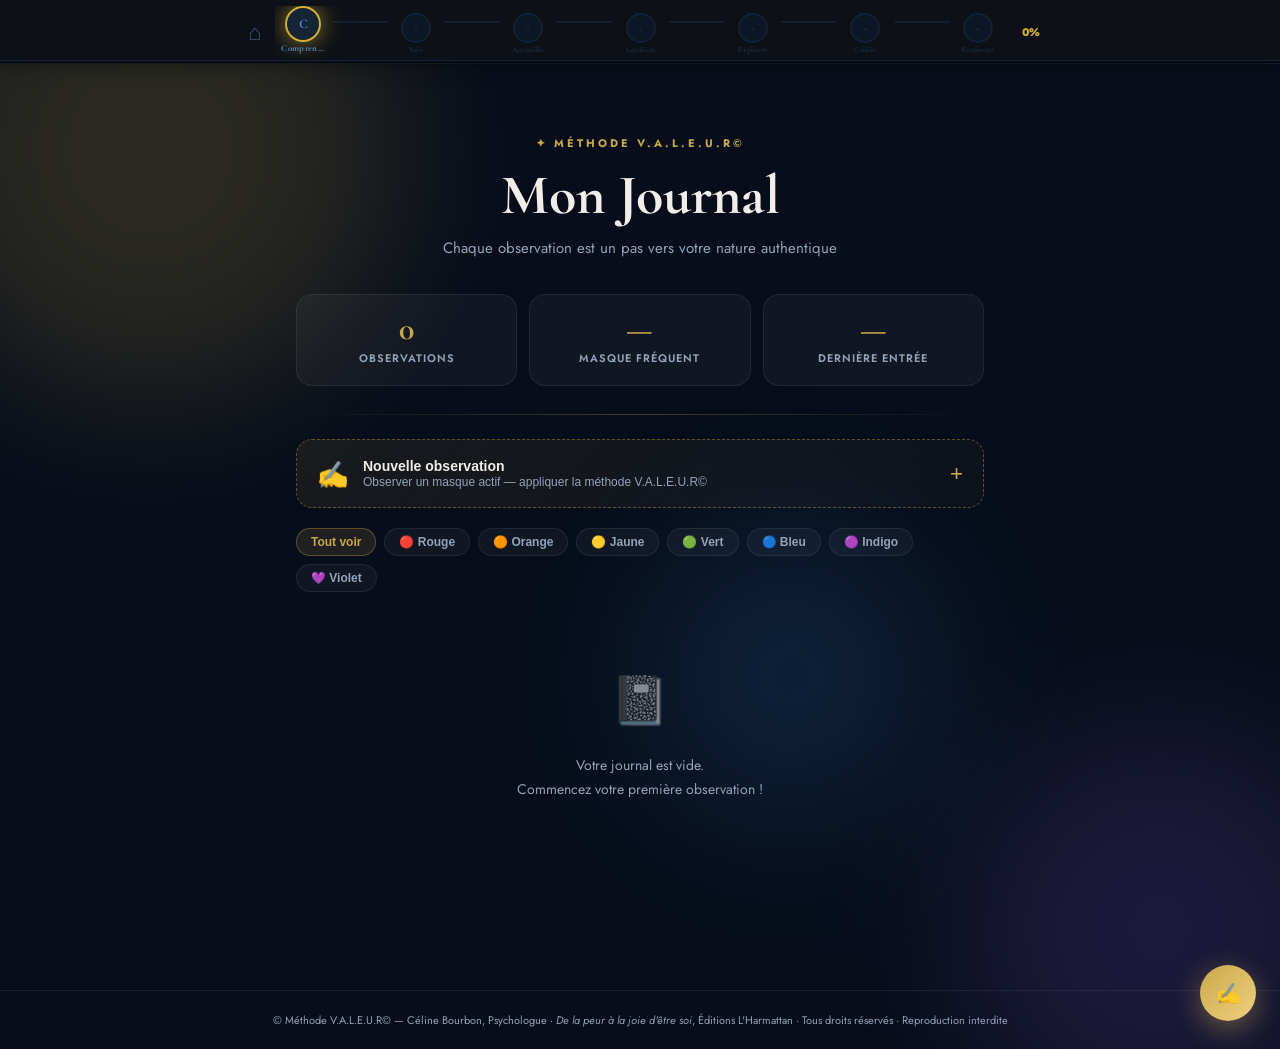
<file: journal.html>
<!DOCTYPE html>
<html lang="fr">
<head>
  <meta charset="UTF-8">
  <meta name="viewport" content="width=device-width, initial-scale=1, viewport-fit=cover">
  <title>V.A.L.E.U.R© — Journal</title>
  <link rel="preconnect" href="https://fonts.googleapis.com">
  <link rel="preconnect" href="https://fonts.gstatic.com" crossorigin>
  <link href="https://fonts.googleapis.com/css2?family=Cormorant+Garamond:ital,wght@0,300;0,400;0,600;0,700;1,300;1,400&family=Jost:wght@200;300;400;500;600;700&display=swap" rel="stylesheet">
  <style>
    /* ══ RESET ══ */
    *,*::before,*::after{box-sizing:border-box;margin:0;padding:0;}
    :root{
      --navy:#070D1A;--navy2:#0D1526;--navy3:#0D1525;--navy-card:#111827;
      --navy-border:rgba(255,255,255,.07);
      --gold:#C9A84C;--gold-light:#F0D080;--gold-glow:rgba(201,168,76,.18);
      --cream:#F2EDE6;--text:#E2E8F0;--muted:#94A3B8;
      --glass:rgba(255,255,255,.04);--gb:rgba(255,255,255,.08);
      --radius:16px;--radius-sm:10px;
      --transition:all .25s ease;
    }
    html{scroll-behavior:smooth;}
    body{
      background:var(--navy);color:var(--text);
      font-family:'Jost',sans-serif;font-size:15px;line-height:1.7;
      min-height:100vh;padding-top:70px;
    }

    /* ══ AURORA ══ */
    .bg-aurora{position:fixed;inset:0;z-index:0;pointer-events:none;overflow:hidden;}
    .orb{position:absolute;border-radius:50%;filter:blur(80px);opacity:.18;animation:orb-drift 18s ease-in-out infinite;}
    .orb1{width:500px;height:500px;top:-100px;left:-100px;background:#C9A84C;animation-delay:0s;}
    .orb2{width:400px;height:400px;bottom:-80px;right:-80px;background:#805AD5;animation-delay:-6s;}
    .orb3{width:300px;height:300px;top:50%;left:50%;background:#3182CE;animation-delay:-12s;}
    @keyframes orb-drift{0%,100%{transform:translate(0,0);}33%{transform:translate(30px,-20px);}66%{transform:translate(-20px,30px);}}

    /* ══ TOPBAR ══ */
    #valeur-progress-bar{position:fixed;top:0;left:0;right:0;z-index:200;}

    /* ══ HEADER ══ */
    .page-header{
      position:fixed;top:0;left:0;right:0;z-index:190;
      height:64px;display:flex;align-items:center;justify-content:space-between;
      padding:0 20px;
      background:rgba(7,13,26,.85);backdrop-filter:blur(16px);
      border-bottom:1px solid var(--navy-border);
    }
    .logo{font-family:'Cormorant Garamond',serif;font-size:1.3rem;font-weight:700;color:var(--gold);text-decoration:none;letter-spacing:.05em;}
    .header-nav{display:flex;align-items:center;gap:6px;}
    .header-nav a{
      font-size:12px;font-weight:600;letter-spacing:.5px;text-transform:uppercase;
      color:var(--muted);text-decoration:none;padding:6px 14px;border-radius:50px;
      border:1px solid transparent;transition:var(--transition);
    }
    .header-nav a:hover,.header-nav a.active{color:var(--gold);border-color:rgba(201,168,76,.3);background:rgba(201,168,76,.07);}

    /* ══ SCROLL LINE ══ */
    #scroll-line{position:fixed;top:64px;left:0;height:2px;z-index:191;
      background:linear-gradient(90deg,var(--gold),var(--gold-light));
      width:0%;transition:width .1s linear;}

    /* ══ MAIN ══ */
    main{position:relative;z-index:1;max-width:720px;margin:0 auto;padding:32px 16px 100px;}

    /* ══ HERO ══ */
    .page-hero{text-align:center;padding:40px 0 32px;}
    .hero-eyebrow{font-size:11px;font-weight:700;letter-spacing:3px;text-transform:uppercase;color:var(--gold);margin-bottom:12px;}
    .hero-title{font-family:'Cormorant Garamond',serif;font-size:clamp(2.2rem,7vw,3.5rem);font-weight:700;color:var(--cream);line-height:1.1;margin-bottom:10px;}
    .hero-sub{font-size:15px;color:var(--muted);max-width:420px;margin:0 auto;}

    /* ══ STATS ══ */
    .stats-grid{display:grid;grid-template-columns:repeat(3,1fr);gap:12px;margin-bottom:28px;}
    .stat-card{background:var(--glass);border:1px solid var(--navy-border);border-radius:var(--radius);padding:18px 12px;text-align:center;}
    .stat-val{font-family:'Cormorant Garamond',serif;font-size:2rem;font-weight:700;color:var(--gold);line-height:1;}
    .stat-label{font-size:11px;font-weight:600;letter-spacing:1px;text-transform:uppercase;color:var(--muted);margin-top:4px;}

    /* ══ DIVIDER ══ */
    .gold-divider{border:none;height:1px;background:linear-gradient(90deg,transparent,rgba(201,168,76,.3),transparent);margin:24px 0;}

    /* ══ NEW ENTRY BUTTON ══ */
    .new-entry-btn{
      display:flex;align-items:center;gap:14px;width:100%;text-align:left;
      padding:18px 20px;
      background:linear-gradient(135deg,rgba(201,168,76,.09),rgba(201,168,76,.03));
      border:1px dashed rgba(201,168,76,.4);border-radius:var(--radius);
      cursor:pointer;transition:var(--transition);margin-bottom:20px;
    }
    .new-entry-btn:hover{background:linear-gradient(135deg,rgba(201,168,76,.15),rgba(201,168,76,.06));transform:translateY(-2px);}
    .new-entry-icon{font-size:1.6rem;}
    .new-entry-label strong{display:block;font-size:14px;font-weight:600;color:var(--cream);}
    .new-entry-label small{font-size:12px;color:var(--muted);}
    .new-entry-plus{font-size:1.4rem;color:var(--gold);margin-left:auto;}

    /* ══ FORM ══ */
    .form-card{background:rgba(13,21,38,.8);border:1px solid rgba(201,168,76,.25);border-radius:var(--radius);padding:28px;margin-bottom:24px;display:none;}
    .form-card.open{display:block;}
    .form-card h3{font-family:'Cormorant Garamond',serif;font-size:1.4rem;color:var(--cream);margin-bottom:20px;}
    select,textarea{
      width:100%;background:rgba(255,255,255,.04);
      border:1px solid rgba(255,255,255,.1);border-radius:var(--radius-sm);
      color:var(--text);font-family:'Jost',sans-serif;font-size:14px;
      padding:12px 14px;resize:vertical;transition:var(--transition);
    }
    select{padding:12px 14px;cursor:pointer;}
    select:focus,textarea:focus{outline:none;border-color:rgba(201,168,76,.4);background:rgba(255,255,255,.06);}
    select option{background:#0D1526;}
    .form-group{margin-bottom:16px;}
    .valeur-steps{display:flex;flex-direction:column;gap:14px;margin:20px 0;}
    .step-item label{display:flex;align-items:center;gap:10px;font-size:13px;font-weight:600;color:var(--muted);margin-bottom:6px;letter-spacing:.3px;}
    .step-letter{
      width:26px;height:26px;border-radius:50%;
      background:linear-gradient(135deg,var(--gold),var(--gold-light));
      color:#070D1A;font-size:12px;font-weight:700;
      display:flex;align-items:center;justify-content:center;flex-shrink:0;
    }
    .form-actions{display:flex;gap:10px;margin-top:20px;flex-wrap:wrap;}
    .btn-primary{
      background:linear-gradient(135deg,var(--gold),var(--gold-light));
      color:#070D1A;font-family:'Jost',sans-serif;font-weight:700;font-size:14px;
      border:none;border-radius:50px;padding:12px 28px;cursor:pointer;
      box-shadow:0 4px 20px rgba(201,168,76,.3);transition:var(--transition);
    }
    .btn-primary:hover{transform:translateY(-2px);box-shadow:0 8px 30px rgba(201,168,76,.45);}
    .btn-secondary{
      background:transparent;color:var(--muted);font-family:'Jost',sans-serif;
      font-size:14px;border:1px solid rgba(255,255,255,.1);border-radius:50px;
      padding:12px 24px;cursor:pointer;transition:var(--transition);
    }
    .btn-secondary:hover{border-color:rgba(255,255,255,.2);color:var(--text);}

    /* ══ FILTER BAR ══ */
    .filter-bar{display:flex;gap:8px;flex-wrap:wrap;margin-bottom:20px;}
    .filter-btn{
      font-size:12px;font-weight:600;padding:6px 14px;border-radius:50px;
      border:1px solid var(--navy-border);background:var(--glass);
      color:var(--muted);cursor:pointer;transition:var(--transition);
    }
    .filter-btn:hover,.filter-btn.active{
      background:rgba(201,168,76,.12);border-color:rgba(201,168,76,.35);color:var(--gold);
    }

    /* ══ ENTRIES ══ */
    .entries-list{display:flex;flex-direction:column;gap:16px;}
    .entry-card{
      background:var(--glass);border:1px solid var(--navy-border);
      border-radius:var(--radius);padding:20px;
      animation:fade-in .3s ease;
    }
    @keyframes fade-in{from{opacity:0;transform:translateY(8px);}to{opacity:1;transform:none;}}
    .entry-top{display:flex;align-items:center;gap:12px;margin-bottom:14px;}
    .entry-masque-dot{
      width:36px;height:36px;border-radius:50%;
      display:flex;align-items:center;justify-content:center;
      font-size:1.1rem;flex-shrink:0;
    }
    .entry-meta{flex:1;}
    .entry-masque-name{font-size:13px;font-weight:600;color:var(--cream);}
    .entry-date{font-size:11px;color:var(--muted);}
    .entry-delete{
      background:transparent;border:1px solid rgba(255,255,255,.07);
      border-radius:8px;padding:5px 10px;font-size:11px;color:var(--muted);
      cursor:pointer;transition:var(--transition);
    }
    .entry-delete:hover{border-color:rgba(229,62,62,.4);color:#FC8181;}
    .valeur-steps-display{display:flex;flex-direction:column;gap:8px;}
    .step-row{display:flex;gap:10px;align-items:flex-start;}
    .step-badge{
      width:22px;height:22px;border-radius:50%;
      background:rgba(201,168,76,.15);color:var(--gold);
      font-size:10px;font-weight:700;display:flex;align-items:center;justify-content:center;
      flex-shrink:0;margin-top:2px;
    }
    .step-text{font-size:13px;color:rgba(242,237,230,.8);line-height:1.55;}
    .empty-state{text-align:center;padding:48px 20px;color:var(--muted);}
    .empty-state .empty-icon{font-size:3rem;margin-bottom:12px;opacity:.5;}
    .empty-state p{font-size:14px;}

    /* ══ FAB ══ */
    #fab-journal{
      position:fixed;bottom:28px;right:24px;z-index:300;
      width:56px;height:56px;border-radius:50%;
      background:linear-gradient(135deg,var(--gold),var(--gold-light));
      border:none;cursor:pointer;font-size:20px;
      box-shadow:0 8px 28px rgba(201,168,76,.45);
      display:flex;align-items:center;justify-content:center;
      transition:var(--transition);animation:fab-breathe 3s ease-in-out infinite;
    }
    #fab-journal:hover{transform:scale(1.1);}
    @keyframes fab-breathe{
      0%,100%{box-shadow:0 8px 28px rgba(201,168,76,.45),0 0 0 0 rgba(201,168,76,.35);}
      50%{box-shadow:0 8px 28px rgba(201,168,76,.45),0 0 0 10px rgba(201,168,76,0);}
    }

    /* ══ TOAST ══ */
    #toast{
      position:fixed;bottom:100px;left:50%;transform:translateX(-50%) translateY(20px);
      background:rgba(13,21,38,.95);border:1px solid var(--gold);
      border-radius:50px;padding:10px 24px;font-size:14px;color:var(--text);
      z-index:500;opacity:0;transition:all .4s ease;pointer-events:none;
      white-space:nowrap;
    }
    #toast.show{opacity:1;transform:translateX(-50%) translateY(0);}

    /* ══ COPYRIGHT ══ */
    .copyright{text-align:center;font-size:11px;color:var(--muted);padding:20px;border-top:1px solid var(--navy-border);margin-top:40px;}

    /* ══ MASQUE COLORS ══ */
    .m-rouge{background:rgba(229,62,62,.15);}
    .m-orange{background:rgba(237,137,54,.15);}
    .m-jaune{background:rgba(212,172,13,.15);}
    .m-vert{background:rgba(56,161,105,.15);}
    .m-bleu{background:rgba(49,130,206,.15);}
    .m-indigo{background:rgba(128,90,213,.15);}
    .m-violet{background:rgba(128,90,213,.15);}

    /* ══ RESPONSIVE ══ */
    @media(max-width:480px){
      .stats-grid{grid-template-columns:repeat(3,1fr);gap:8px;}
      .header-nav a{font-size:11px;padding:5px 10px;}
      .stat-val{font-size:1.5rem;}
    }

    /* ══ ANTI-COPY ══ */
    body{-webkit-user-select:none;-moz-user-select:none;user-select:none;}
    input,textarea,select{-webkit-user-select:text;-moz-user-select:text;user-select:text;}
  </style>
</head>
<body>

<!-- Aurora -->
<div class="bg-aurora" aria-hidden="true">
  <div class="orb orb1"></div>
  <div class="orb orb2"></div>
  <div class="orb orb3"></div>
</div>

<!-- Progress bar injecté par valeur-config.js -->
<div id="valeur-progress-bar"></div>
<div id="scroll-line"></div>

<!-- Header -->
<header class="page-header">
  <a href="dashboard.html" class="logo">V·A·L·E·U·R©</a>
  <nav class="header-nav">
    <a href="dashboard.html">⌂ Accueil</a>
    <a href="module0.html">📚 Modules</a>
    <a href="journal.html" class="active">📓 Journal</a>
  </nav>
</header>

<main>

  <!-- Hero -->
  <div class="page-hero">
    <div class="hero-eyebrow">✦ Méthode V.A.L.E.U.R©</div>
    <h1 class="hero-title">Mon Journal</h1>
    <p class="hero-sub">Chaque observation est un pas vers votre nature authentique</p>
  </div>

  <!-- Stats -->
  <div class="stats-grid" id="stats-grid">
    <div class="stat-card">
      <div class="stat-val" id="stat-total">0</div>
      <div class="stat-label">Observations</div>
    </div>
    <div class="stat-card">
      <div class="stat-val" id="stat-masque">—</div>
      <div class="stat-label">Masque fréquent</div>
    </div>
    <div class="stat-card">
      <div class="stat-val" id="stat-last">—</div>
      <div class="stat-label">Dernière entrée</div>
    </div>
  </div>

  <hr class="gold-divider">

  <!-- New entry button -->
  <button class="new-entry-btn" onclick="openForm()">
    <span class="new-entry-icon">✍️</span>
    <div class="new-entry-label">
      <strong>Nouvelle observation</strong>
      <small>Observer un masque actif — appliquer la méthode V.A.L.E.U.R©</small>
    </div>
    <span class="new-entry-plus">+</span>
  </button>

  <!-- Inline form -->
  <div class="form-card" id="form-card">
    <h3>Nouvelle Observation</h3>
    <form id="journal-form" autocomplete="off">
      <div class="form-group">
        <select name="masque" id="select-masque" required>
          <option value="">🎭 Quel masque détectez-vous ?</option>
          <option value="rouge">🔴 Rouge — Peur de la mort / maladie</option>
          <option value="orange">🟠 Orange — Peur de la souffrance</option>
          <option value="jaune">🟡 Jaune — Peur de l'incertitude</option>
          <option value="vert">🟢 Vert — Peur du rejet / abandon</option>
          <option value="bleu">🔵 Bleu — Peur de l'impuissance</option>
          <option value="indigo">🟣 Indigo — Peur de l'échec</option>
          <option value="violet">💜 Violet — Peur de perdre son identité</option>
        </select>
      </div>
      <div class="valeur-steps">
        <div class="step-item">
          <label><span class="step-letter">V</span> VOIR — le déclencheur</label>
          <textarea name="V" placeholder="Quelle situation a activé ce masque ? Décrivez précisément le contexte." rows="3"></textarea>
        </div>
        <div class="step-item">
          <label><span class="step-letter">A</span> ACCUEILLIR — l'émotion</label>
          <textarea name="A" placeholder="Quelle émotion est présente ? Nommez-la sans la juger." rows="3"></textarea>
        </div>
        <div class="step-item">
          <label><span class="step-letter">L</span> LOCALISER — dans le corps</label>
          <textarea name="L" placeholder="Où ressentez-vous ça dans votre corps ? Décrivez la sensation physique." rows="3"></textarea>
        </div>
        <div class="step-item">
          <label><span class="step-letter">E</span> EXPLORER — le conflit intérieur</label>
          <textarea name="E" placeholder="'Une part de moi voudrait... mais une autre a peur de...'" rows="3"></textarea>
        </div>
        <div class="step-item">
          <label><span class="step-letter">U</span> UNIFIER — la conscience</label>
          <textarea name="U" placeholder="Comment réconciliez-vous ces deux parties ? Quelle action consciente choisissez-vous ?" rows="3"></textarea>
        </div>
        <div class="step-item">
          <label><span class="step-letter">R</span> RENFORCER — l'ancrage</label>
          <textarea name="R" placeholder="Comment allez-vous ancrer cette prise de conscience ? Un geste, une phrase, un engagement." rows="3"></textarea>
        </div>
      </div>
      <div class="form-actions">
        <button type="submit" class="btn-primary">💾 Sauvegarder</button>
        <button type="button" class="btn-secondary" onclick="closeForm()">Annuler</button>
      </div>
    </form>
  </div>

  <!-- Filter bar -->
  <div class="filter-bar" id="filter-bar">
    <button class="filter-btn active" onclick="setFilter('all',this)">Tout voir</button>
    <button class="filter-btn" onclick="setFilter('rouge',this)">🔴 Rouge</button>
    <button class="filter-btn" onclick="setFilter('orange',this)">🟠 Orange</button>
    <button class="filter-btn" onclick="setFilter('jaune',this)">🟡 Jaune</button>
    <button class="filter-btn" onclick="setFilter('vert',this)">🟢 Vert</button>
    <button class="filter-btn" onclick="setFilter('bleu',this)">🔵 Bleu</button>
    <button class="filter-btn" onclick="setFilter('indigo',this)">🟣 Indigo</button>
    <button class="filter-btn" onclick="setFilter('violet',this)">💜 Violet</button>
  </div>

  <!-- Entries -->
  <div class="entries-list" id="entries-list"></div>

</main>

<!-- FAB -->
<button id="fab-journal" title="Nouvelle observation" onclick="openForm()">✍️</button>

<!-- Toast -->
<div id="toast"></div>

<!-- Copyright -->
<div class="copyright">
  © Méthode V.A.L.E.U.R© — Céline Bourbon, Psychologue · <em>De la peur à la joie d'être soi</em>, Éditions L'Harmattan · Tous droits réservés · Reproduction interdite
</div>

<script src="valeur-config.js"></script>
<script>
/* ══ VALEUR JOURNAL — implémentation autonome ══ */
var JOURNAL_KEY = 'valeur_journal_v2';
var currentFilter = 'all';

var MASQUES = {
  rouge:  { emoji:'🔴', label:'Rouge',  color:'rgba(229,62,62,.15)',   hex:'#E53E3E' },
  orange: { emoji:'🟠', label:'Orange', color:'rgba(237,137,54,.15)',  hex:'#ED8936' },
  jaune:  { emoji:'🟡', label:'Jaune',  color:'rgba(212,172,13,.15)',  hex:'#D4AC0D' },
  vert:   { emoji:'🟢', label:'Vert',   color:'rgba(56,161,105,.15)',  hex:'#38A169' },
  bleu:   { emoji:'🔵', label:'Bleu',   color:'rgba(49,130,206,.15)',  hex:'#3182CE' },
  indigo: { emoji:'🟣', label:'Indigo', color:'rgba(128,90,213,.15)', hex:'#805AD5' },
  violet: { emoji:'💜', label:'Violet', color:'rgba(159,122,234,.15)','hex':'#9F7AEA' }
};

function getEntries() {
  try { return JSON.parse(localStorage.getItem(JOURNAL_KEY) || '[]'); } catch(e) { return []; }
}
function saveEntries(arr) {
  try { localStorage.setItem(JOURNAL_KEY, JSON.stringify(arr)); } catch(e) {}
}
function addEntry(entry) {
  var arr = getEntries();
  entry.id = Date.now() + '-' + Math.random().toString(36).slice(2,7);
  entry.date = new Date().toISOString();
  arr.unshift(entry);
  saveEntries(arr);
}
function deleteEntry(id) {
  var arr = getEntries().filter(function(e){ return e.id !== id; });
  saveEntries(arr);
}

function openForm() {
  var fc = document.getElementById('form-card');
  fc.classList.add('open');
  fc.scrollIntoView({ behavior:'smooth', block:'start' });
}
function closeForm() {
  document.getElementById('form-card').classList.remove('open');
  document.getElementById('journal-form').reset();
}

function setFilter(f, btn) {
  currentFilter = f;
  document.querySelectorAll('.filter-btn').forEach(function(b){ b.classList.remove('active'); });
  btn.classList.add('active');
  renderEntries();
}

function showToast(msg) {
  var t = document.getElementById('toast');
  t.textContent = msg;
  t.classList.add('show');
  setTimeout(function(){ t.classList.remove('show'); }, 3000);
}

function confetti() {
  // Simple confetti burst
  var colors = ['#C9A84C','#F0D080','#E53E3E','#38A169','#3182CE','#805AD5'];
  for (var i = 0; i < 30; i++) {
    (function(i){
      setTimeout(function(){
        var d = document.createElement('div');
        d.style.cssText = 'position:fixed;top:50%;left:'+Math.random()*100+'vw;width:8px;height:8px;border-radius:2px;background:'+colors[Math.floor(Math.random()*colors.length)]+';z-index:9999;pointer-events:none;animation:cf-fall .8s ease-out forwards;';
        document.body.appendChild(d);
        setTimeout(function(){ d.remove(); }, 900);
      }, i * 30);
    })(i);
  }
  var style = document.createElement('style');
  style.textContent = '@keyframes cf-fall{0%{transform:translateY(0) rotate(0);opacity:1;}100%{transform:translateY(60vh) rotate(360deg);opacity:0;}}';
  document.head.appendChild(style);
}

function formatDate(iso) {
  var d = new Date(iso);
  var today = new Date();
  var diff = Math.floor((today - d) / (1000*60*60*24));
  if (diff === 0) return "Aujourd'hui";
  if (diff === 1) return "Hier";
  return "Il y a " + diff + "j";
}

function renderStats() {
  var all = getEntries();
  document.getElementById('stat-total').textContent = all.length;
  if (all.length) {
    var counts = {};
    all.forEach(function(e){ counts[e.masque] = (counts[e.masque]||0)+1; });
    var top = Object.keys(counts).reduce(function(a,b){ return counts[a]>counts[b]?a:b; });
    var m = MASQUES[top];
    document.getElementById('stat-masque').textContent = m ? m.emoji : top;
    document.getElementById('stat-last').textContent = formatDate(all[0].date);
  }
}

function renderEntries() {
  renderStats();
  var all = getEntries();
  var filtered = currentFilter === 'all' ? all : all.filter(function(e){ return e.masque === currentFilter; });
  var list = document.getElementById('entries-list');

  if (!filtered.length) {
    list.innerHTML = '<div class="empty-state"><div class="empty-icon">📓</div><p>' +
      (all.length ? 'Aucune entrée pour ce masque.' : 'Votre journal est vide.<br>Commencez votre première observation !') +
      '</p></div>';
    return;
  }

  list.innerHTML = filtered.map(function(e) {
    var m = MASQUES[e.masque] || { emoji:'🎭', label: e.masque, color: 'rgba(255,255,255,.05)' };
    var steps = [
      { l:'V', t:'Voir', v:e.V },
      { l:'A', t:'Accueillir', v:e.A },
      { l:'L', t:'Localiser', v:e.L },
      { l:'E', t:'Explorer', v:e.E },
      { l:'U', t:'Unifier', v:e.U },
      { l:'R', t:'Renforcer', v:e.R }
    ].filter(function(s){ return s.v && s.v.trim(); });

    return '<div class="entry-card" id="entry-' + e.id + '">' +
      '<div class="entry-top">' +
        '<div class="entry-masque-dot m-' + e.masque + '">' + m.emoji + '</div>' +
        '<div class="entry-meta">' +
          '<div class="entry-masque-name">Masque ' + m.label + '</div>' +
          '<div class="entry-date">' + formatDate(e.date) + ' · ' + new Date(e.date).toLocaleDateString('fr-FR') + '</div>' +
        '</div>' +
        '<button class="entry-delete" onclick="confirmDelete(\'' + e.id + '\')">✕ Supprimer</button>' +
      '</div>' +
      (steps.length ? '<div class="valeur-steps-display">' +
        steps.map(function(s){
          return '<div class="step-row">' +
            '<div class="step-badge">' + s.l + '</div>' +
            '<div class="step-text"><strong>' + s.t + '</strong> · ' + escHtml(s.v) + '</div>' +
          '</div>';
        }).join('') +
      '</div>' : '') +
    '</div>';
  }).join('');
}

function escHtml(str) {
  return String(str)
    .replace(/&/g,'&amp;')
    .replace(/</g,'&lt;')
    .replace(/>/g,'&gt;')
    .replace(/"/g,'&quot;');
}

function confirmDelete(id) {
  if (confirm('Supprimer cette observation ?')) {
    deleteEntry(id);
    showToast('Entrée supprimée');
    renderEntries();
  }
}

// Form submit
document.getElementById('journal-form').addEventListener('submit', function(e) {
  e.preventDefault();
  var masque = document.getElementById('select-masque').value;
  if (!masque) { showToast('⚠️ Sélectionnez un masque'); return; }
  var data = new FormData(this);
  addEntry({
    masque: masque,
    V: data.get('V'), A: data.get('A'), L: data.get('L'),
    E: data.get('E'), U: data.get('U'), R: data.get('R')
  });
  this.reset();
  closeForm();
  confetti();
  showToast('✨ Observation sauvegardée !');
  renderEntries();
});

// Scroll line
window.addEventListener('scroll', function(){
  var doc = document.documentElement;
  var pct = (doc.scrollTop||document.body.scrollTop)/(doc.scrollHeight-doc.clientHeight)*100;
  var sl = document.getElementById('scroll-line');
  if (sl) sl.style.width = Math.min(pct,100)+'%';
}, {passive:true});

// Anti-copy
document.addEventListener('contextmenu', function(e){ e.preventDefault(); });
document.addEventListener('selectstart', function(e){
  if(e.target.tagName==='TEXTAREA'||e.target.tagName==='INPUT'||e.target.tagName==='SELECT') return;
  e.preventDefault();
});
document.addEventListener('copy', function(e){
  if(e.target.tagName==='TEXTAREA'||e.target.tagName==='INPUT') return;
  e.preventDefault();
});

// Init
document.addEventListener('DOMContentLoaded', function(){
  if (typeof VALEUR_PROGRESS !== 'undefined') {
    try { VALEUR_PROGRESS.render(''); } catch(err) {}
  }
  renderEntries();
});
</script>
</body>
</html>
</file>
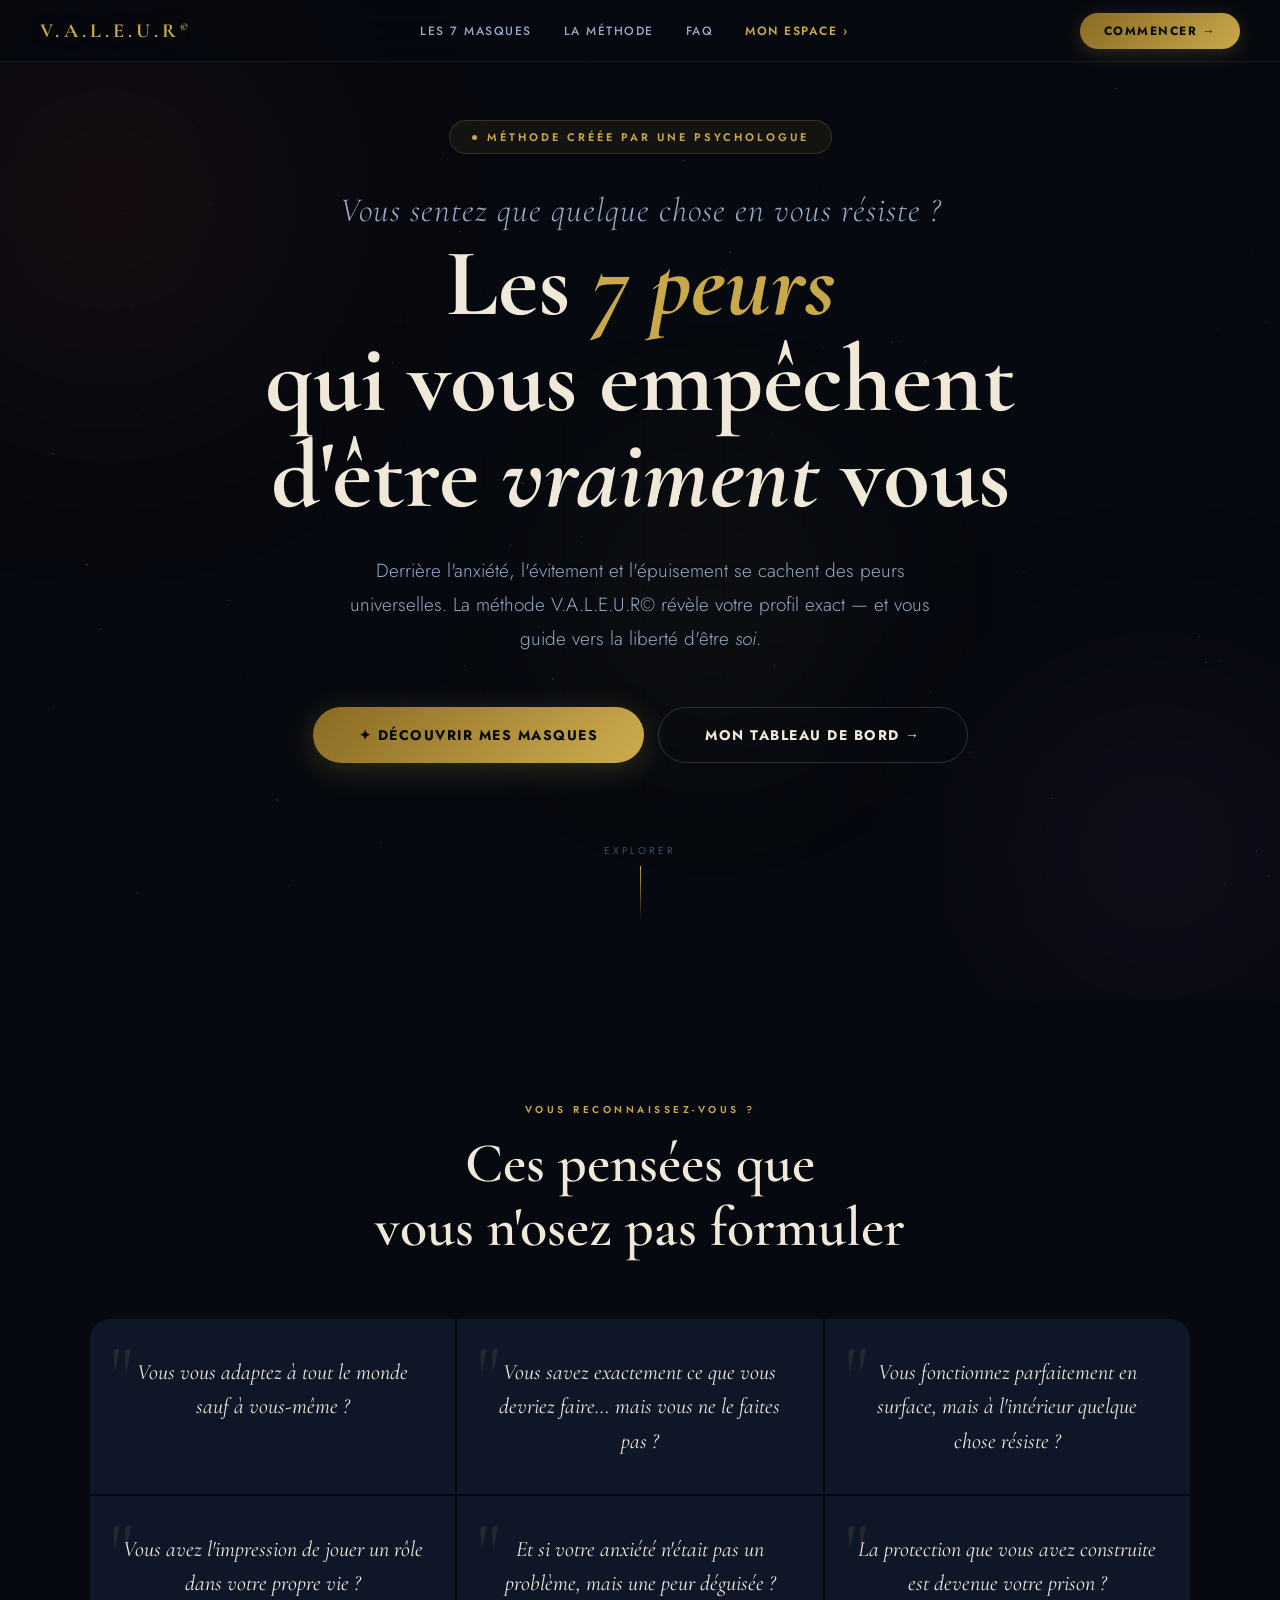
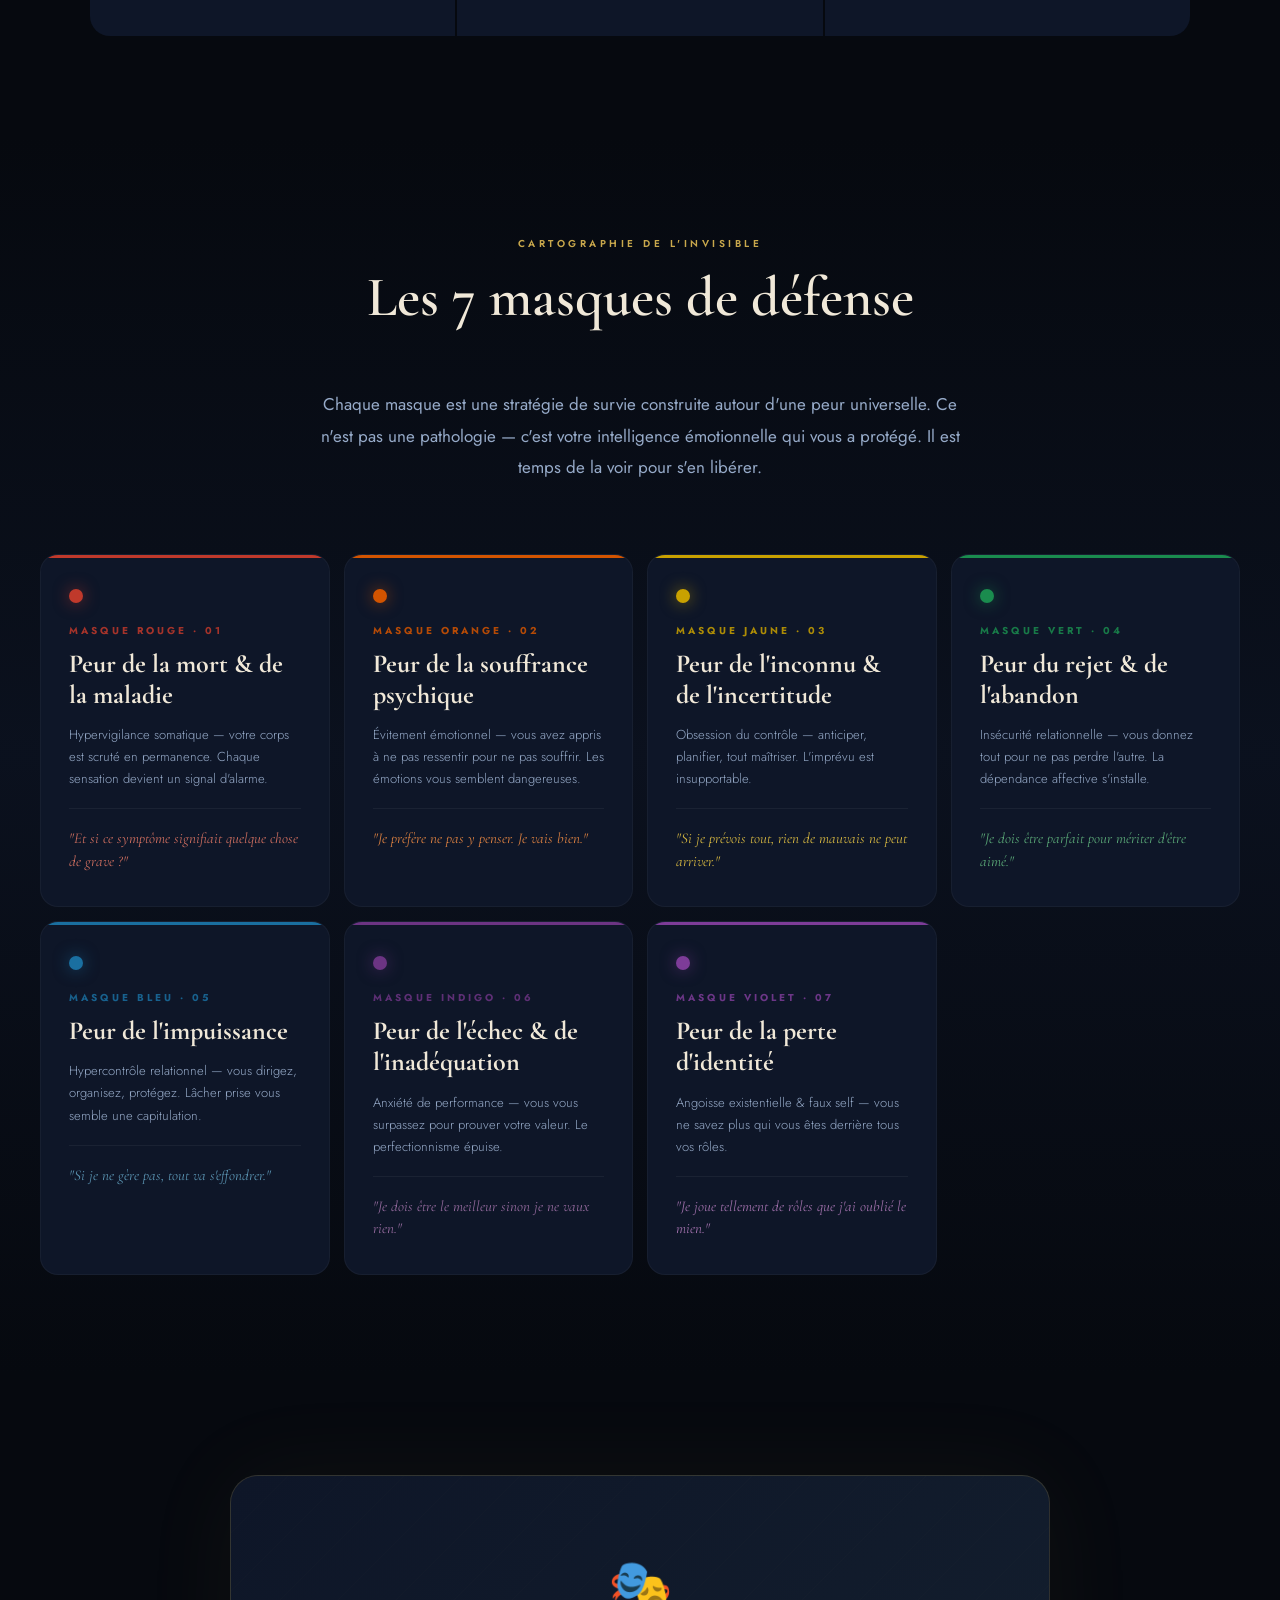
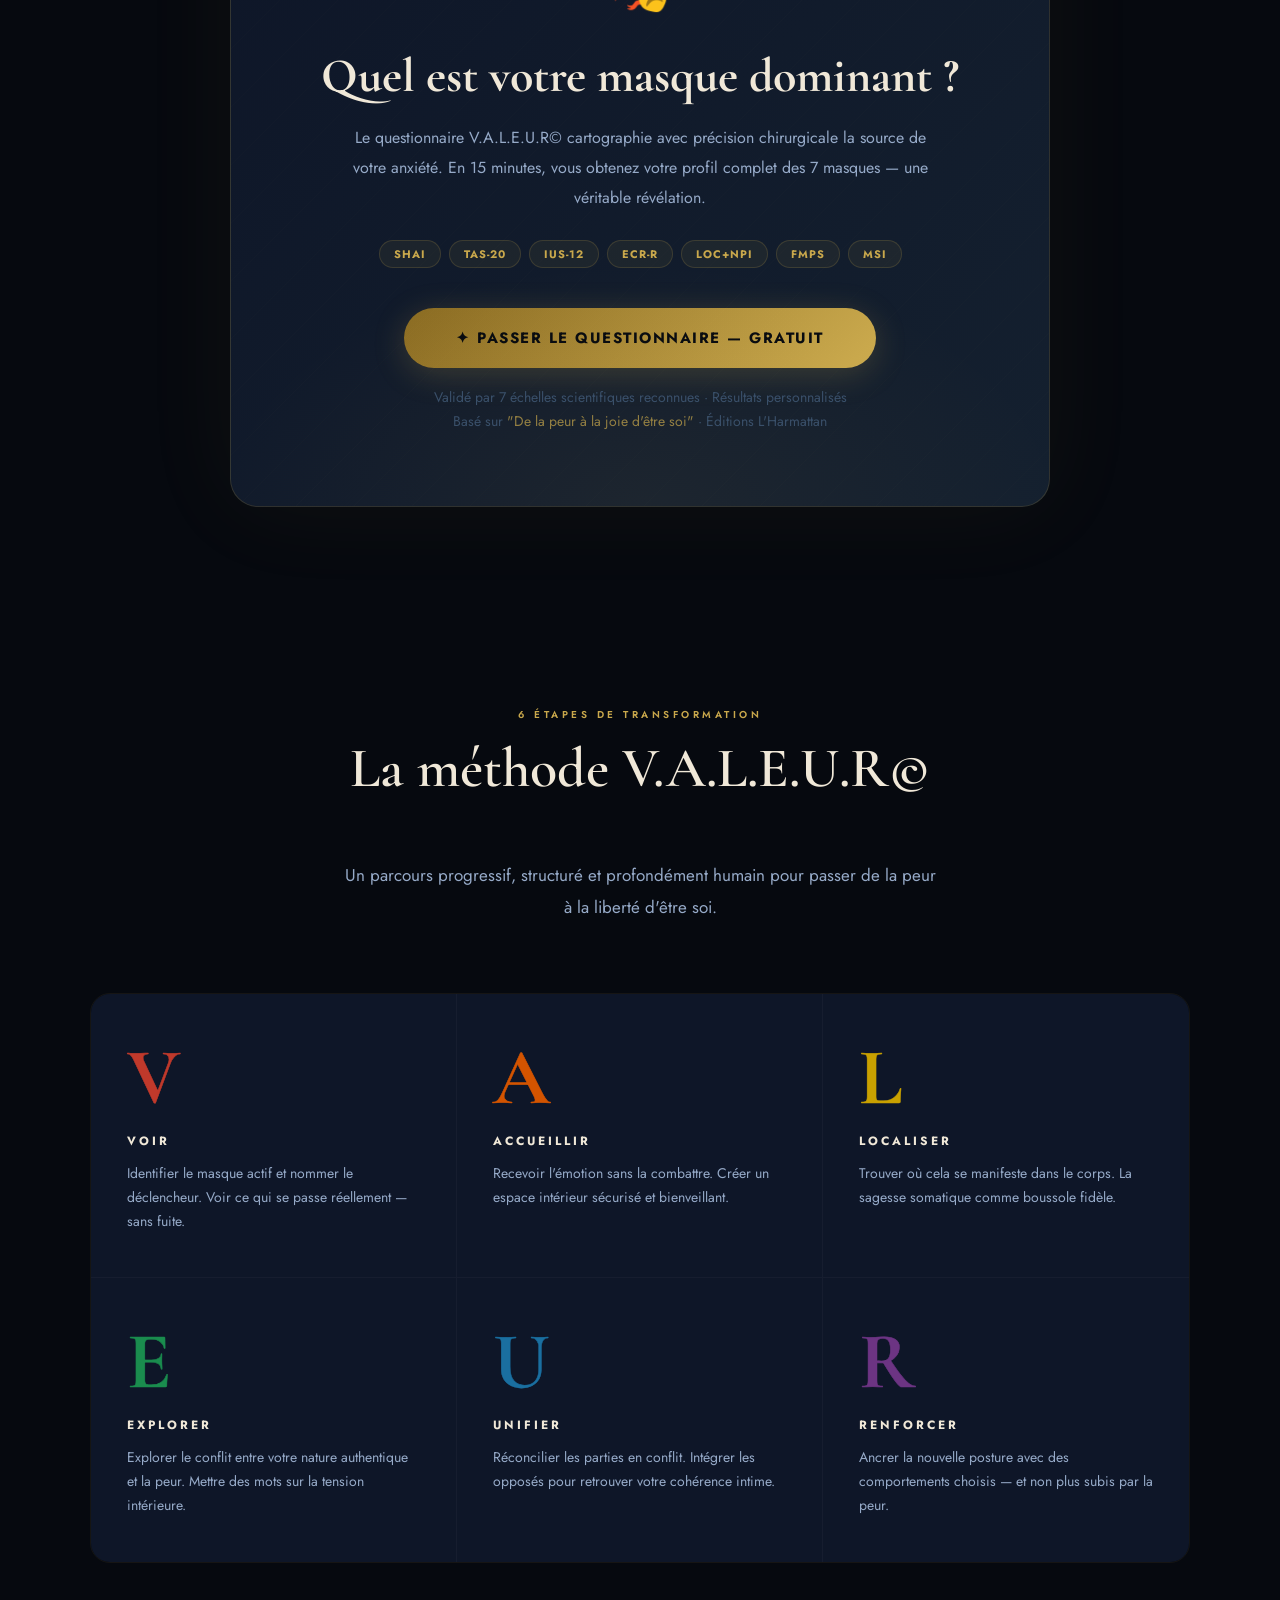
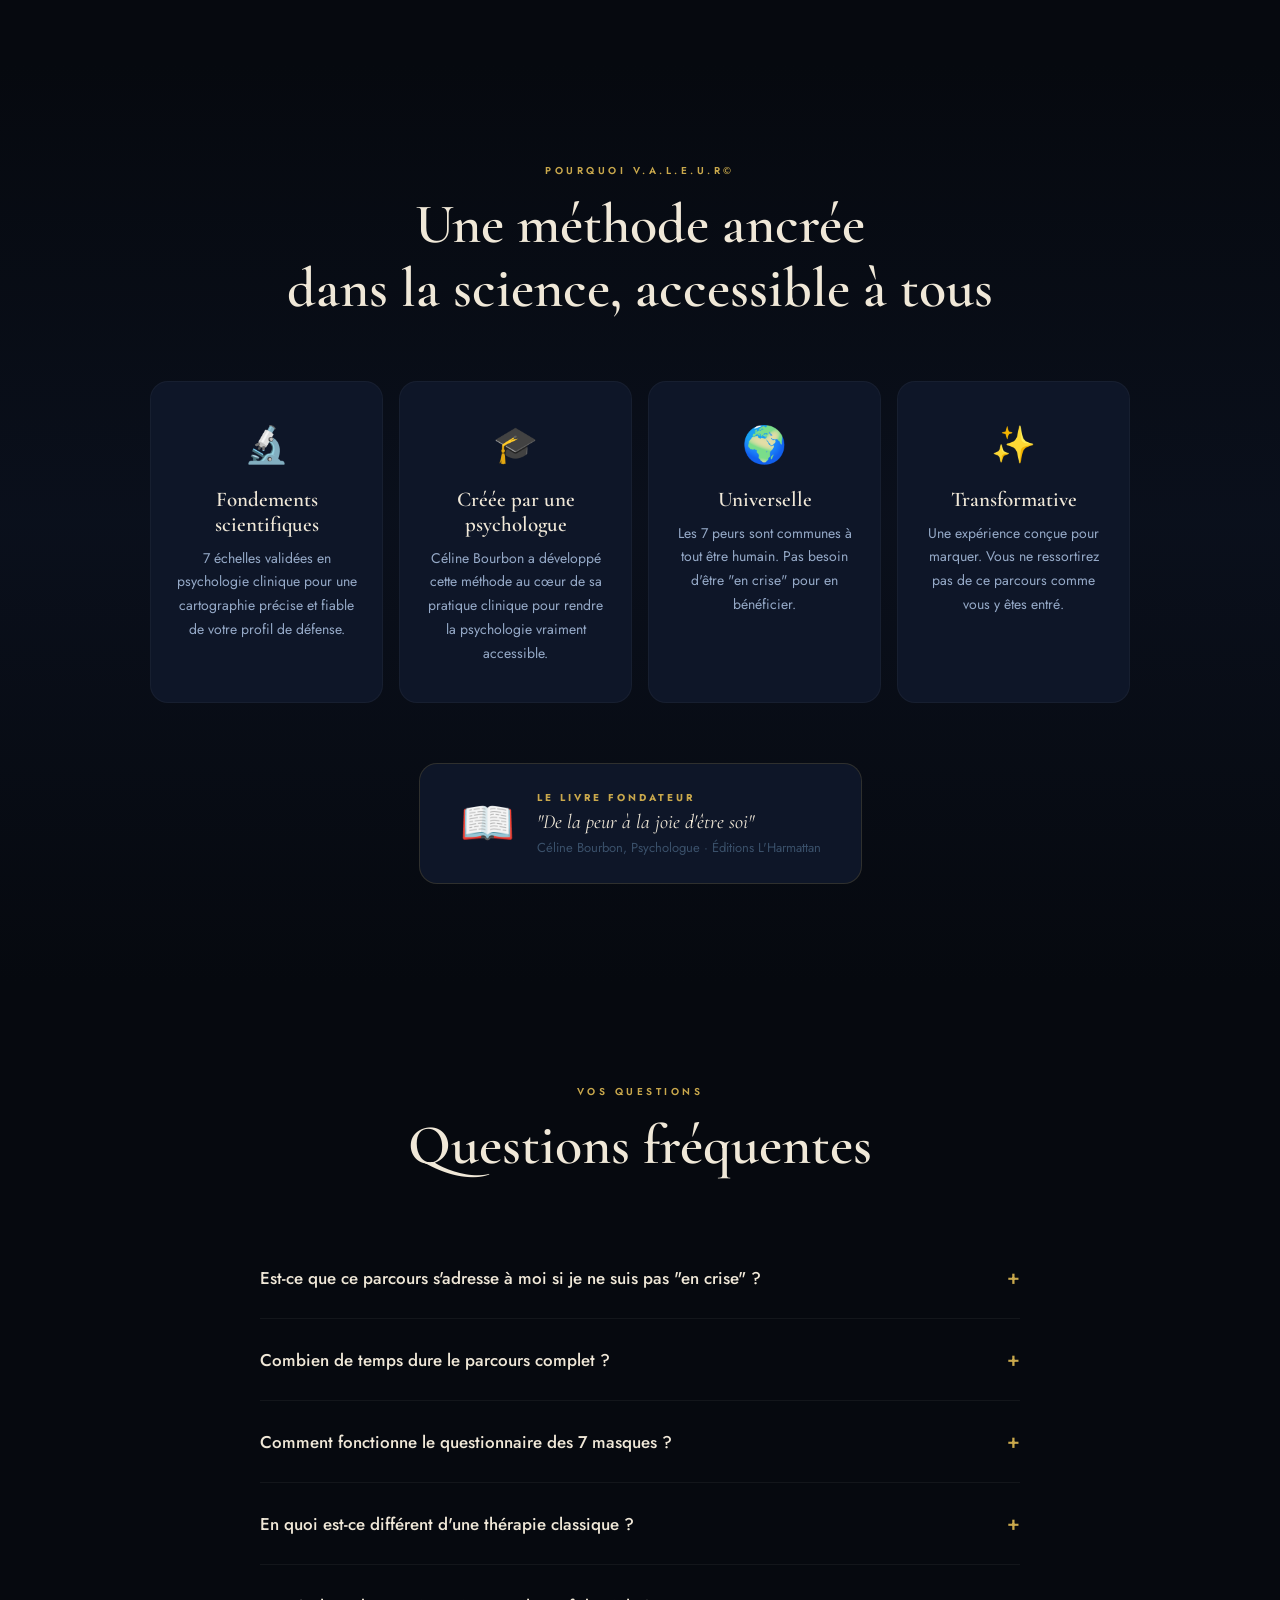
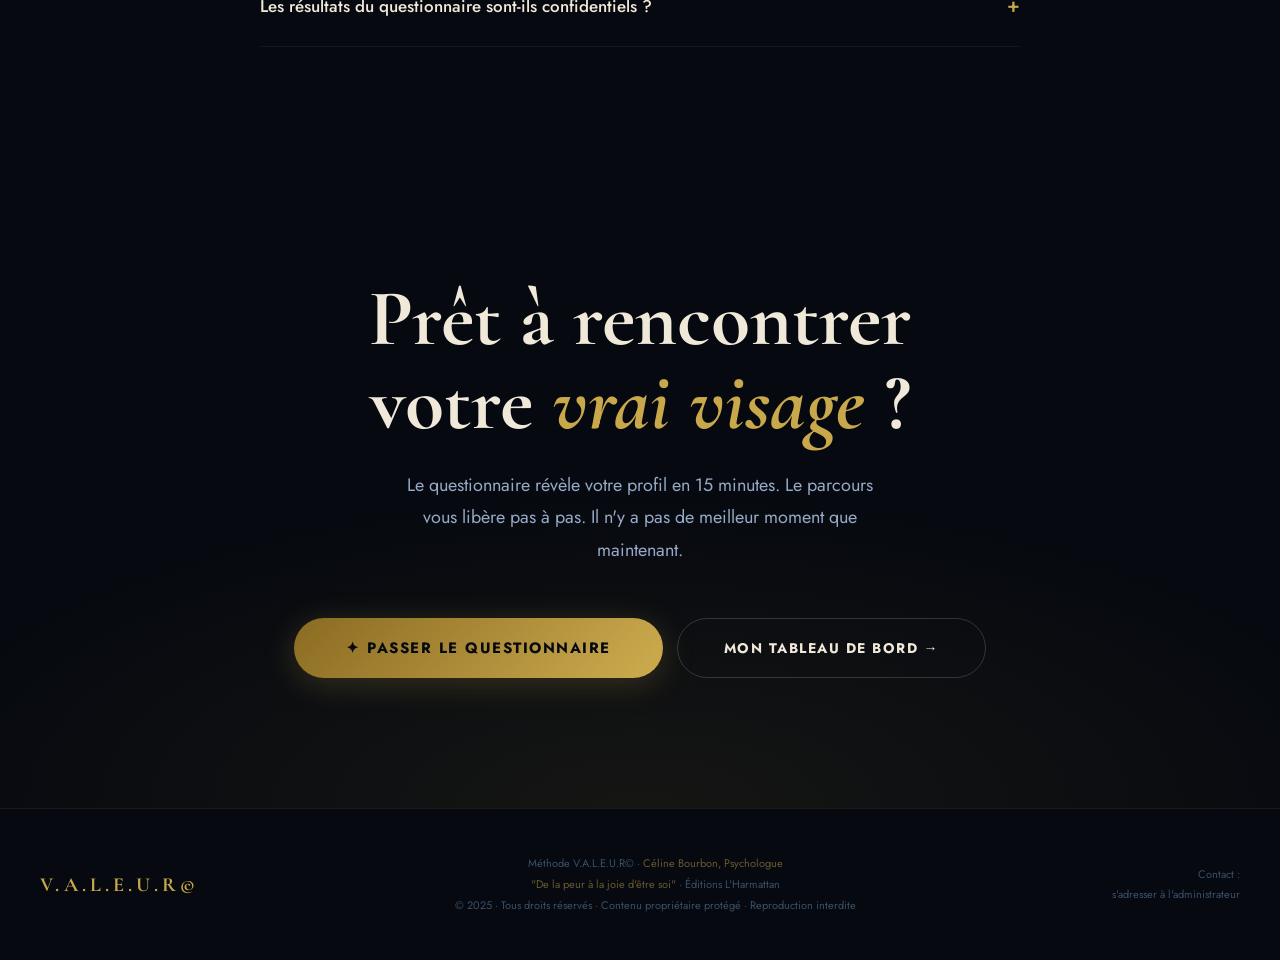
<file: landing.html>
<!DOCTYPE html>
<html lang="fr">
<head>
<meta charset="UTF-8">
<meta name="viewport" content="width=device-width, initial-scale=1.0">
<title>V.A.L.E.U.R© — Se libérer des 7 peurs qui empêchent d'être soi</title>
<meta name="description" content="La méthode V.A.L.E.U.R© de Céline Bourbon, psychologue. Cartographiez vos défenses, identifiez vos peurs universelles, et devenez enfin vous-même.">
<meta name="robots" content="noindex, nofollow">

<link rel="preconnect" href="https://fonts.googleapis.com">
<link href="https://fonts.googleapis.com/css2?family=Cormorant+Garamond:ital,wght@0,300;0,400;0,600;0,700;1,300;1,400;1,600;1,700&family=Jost:wght@200;300;400;500;600;700&display=swap" rel="stylesheet">

<style>
/* ═══════════════════════════════════════ RESET */
*,*::before,*::after{box-sizing:border-box;margin:0;padding:0}
html{scroll-behavior:smooth;font-size:16px}
body{
  font-family:'Jost',sans-serif;
  background:#06090f;
  color:#c0cfe8;
  overflow-x:hidden;
  -webkit-user-select:none;
  user-select:none;
}
img{pointer-events:none;-webkit-user-drag:none}

/* ═══════════════════════════════════════ VARIABLES */
:root{
  --navy:   #06090f;
  --n1:     #0a0f1e;
  --n2:     #0e1628;
  --n3:     #14202f;
  --n4:     #1a2940;
  --gold:   #c9a84c;
  --gold2:  #e8cc7a;
  --gold3:  #8a6b22;
  --goldg:  rgba(201,168,76,.22);
  --cream:  #f0e8d8;
  --txt:    #96aac8;
  --dim:    #3a506a;
  --border: rgba(201,168,76,.1);

  /* masques */
  --rouge:  #c0392b;
  --orange: #d35400;
  --jaune:  #c9a100;
  --vert:   #1a8c4e;
  --bleu:   #1a6fa0;
  --indigo: #6c3483;
  --violet: #7d3c98;
}

/* ═══════════════════════════════════════ NAV */
nav{
  position:fixed;top:0;left:0;right:0;z-index:990;
  height:62px;
  display:flex;align-items:center;justify-content:space-between;
  padding:0 40px;
  background:rgba(6,9,15,.88);
  backdrop-filter:blur(18px);
  border-bottom:1px solid var(--border);
  transition:background .3s;
}
.nav-logo{
  font-family:'Cormorant Garamond',serif;
  font-size:20px;font-weight:700;
  color:var(--gold);letter-spacing:4px;
  white-space:nowrap;
  text-shadow:0 0 30px var(--goldg);
}
.nav-logo sup{font-size:11px;vertical-align:super;letter-spacing:1px}
.nav-links{display:flex;align-items:center;gap:32px}
.nav-links a{
  font-size:12px;font-weight:500;letter-spacing:1.5px;
  text-transform:uppercase;color:var(--txt);
  text-decoration:none;transition:color .2s;
}
.nav-links a:hover{color:var(--cream)}
.nav-btn{
  background:linear-gradient(135deg,var(--gold3),var(--gold));
  color:var(--navy);border:none;border-radius:40px;
  padding:9px 24px;
  font-family:'Jost',sans-serif;font-size:12px;font-weight:700;
  letter-spacing:1.5px;text-transform:uppercase;
  cursor:pointer;text-decoration:none;
  transition:all .3s;
  box-shadow:0 4px 20px var(--goldg);
}
.nav-btn:hover{transform:translateY(-2px);box-shadow:0 8px 30px rgba(201,168,76,.4)}

/* ═══════════════════════════════════════ HERO */
.hero{
  min-height:100vh;
  display:grid;place-items:center;
  text-align:center;
  padding:120px 24px 80px;
  position:relative;overflow:hidden;
}

/* Canvas étoiles */
#heroCanvas{
  position:absolute;inset:0;
  pointer-events:none;opacity:.5;
}

/* Orbes lumière */
.hero-orb{
  position:absolute;border-radius:50%;
  filter:blur(90px);pointer-events:none;
  animation:orbFloat 10s ease-in-out infinite alternate;
}
.orb1{width:600px;height:600px;top:-10%;left:-15%;
  background:radial-gradient(circle,rgba(192,57,43,.12),transparent 70%)}
.orb2{width:500px;height:500px;bottom:-10%;right:-10%;
  background:radial-gradient(circle,rgba(108,52,131,.15),transparent 70%)}
.orb3{width:400px;height:400px;top:40%;left:40%;
  background:radial-gradient(circle,rgba(201,168,76,.07),transparent 70%)}

@keyframes orbFloat{
  from{transform:translate(0,0) scale(1)}
  to  {transform:translate(30px,20px) scale(1.08)}
}

/* Grille fond */
.hero-grid{
  position:absolute;inset:0;pointer-events:none;
  background-image:
    linear-gradient(rgba(201,168,76,.025) 1px,transparent 1px),
    linear-gradient(90deg,rgba(201,168,76,.025) 1px,transparent 1px);
  background-size:80px 80px;
  mask-image:radial-gradient(ellipse 80% 80% at 50% 50%,black,transparent);
}

.hero-inner{position:relative;z-index:2;max-width:900px}

.hero-eyebrow{
  display:inline-flex;align-items:center;gap:10px;
  background:rgba(201,168,76,.07);
  border:1px solid rgba(201,168,76,.2);
  border-radius:40px;padding:8px 22px;
  font-size:11px;font-weight:600;letter-spacing:3px;
  text-transform:uppercase;color:var(--gold);
  margin-bottom:40px;
  animation:fadeDown .8s ease both;
}
.hero-eyebrow::before{
  content:'';width:5px;height:5px;border-radius:50%;
  background:var(--gold);
  animation:blink 2s ease-in-out infinite;
}
@keyframes blink{0%,100%{opacity:1}50%{opacity:.2}}

.hero-h1{
  font-family:'Cormorant Garamond',serif;
  font-size:clamp(42px,8vw,96px);
  font-weight:700;line-height:1.0;
  color:var(--cream);
  margin-bottom:30px;
  animation:fadeUp .9s .1s ease both;
}
.hero-h1 .gold{color:var(--gold);font-style:italic}
.hero-h1 .line-sm{
  display:block;
  font-size:clamp(18px,3vw,34px);
  font-weight:300;font-style:italic;
  color:var(--txt);
  margin-bottom:8px;letter-spacing:1px;
}

.hero-sub{
  font-size:clamp(15px,2vw,19px);
  font-weight:300;line-height:1.8;
  color:var(--txt);
  max-width:620px;margin:0 auto 50px;
  animation:fadeUp .9s .2s ease both;
}

.hero-ctas{
  display:flex;gap:14px;flex-wrap:wrap;
  justify-content:center;
  margin-bottom:80px;
  animation:fadeUp .9s .3s ease both;
}

.btn-hero{
  display:inline-flex;align-items:center;gap:10px;
  padding:17px 46px;border-radius:50px;
  font-family:'Jost',sans-serif;
  font-size:14px;font-weight:700;letter-spacing:1.5px;
  text-transform:uppercase;cursor:pointer;
  text-decoration:none;border:none;
  transition:all .35s ease;
}
.btn-hero.primary{
  background:linear-gradient(135deg,var(--gold3),var(--gold),var(--gold2));
  background-size:200% auto;
  color:var(--navy);
  box-shadow:0 6px 32px var(--goldg);
}
.btn-hero.primary:hover{
  background-position:right;
  transform:translateY(-3px);
  box-shadow:0 14px 44px rgba(201,168,76,.45);
}
.btn-hero.ghost{
  background:transparent;
  border:1px solid rgba(192,211,240,.2);
  color:var(--cream);
}
.btn-hero.ghost:hover{
  border-color:var(--gold);color:var(--gold);
  transform:translateY(-2px);
}

/* Scroll indicator */
.hero-scroll{
  display:flex;flex-direction:column;align-items:center;gap:8px;
  animation:fadeUp .9s .7s ease both;
}
.hero-scroll span{
  font-size:10px;letter-spacing:3px;text-transform:uppercase;
  color:var(--dim);
}
.scroll-stem{
  width:1px;height:56px;
  background:linear-gradient(to bottom,var(--gold),transparent);
  animation:stemPulse 2.2s ease-in-out infinite;
}
@keyframes stemPulse{0%,100%{opacity:.3}50%{opacity:1}}

/* ═══════════════════════════════════════ RECONNAISSANCE */
.recog{padding:100px 24px;text-align:center}
.recog-inner{max-width:1100px;margin:0 auto}

.tag{
  font-size:10px;font-weight:600;letter-spacing:3.5px;
  text-transform:uppercase;color:var(--gold);
  display:block;margin-bottom:14px;
}

.h2{
  font-family:'Cormorant Garamond',serif;
  font-size:clamp(30px,5vw,56px);
  font-weight:600;line-height:1.15;
  color:var(--cream);margin-bottom:60px;
}

.recog-quotes{
  display:grid;
  grid-template-columns:repeat(auto-fit,minmax(290px,1fr));
  gap:2px;
  border-radius:20px;overflow:hidden;
}
.q-item{
  background:var(--n2);
  padding:36px 32px;
  position:relative;
  transition:background .3s;
}
.q-item:hover{background:var(--n3)}
.q-open{
  position:absolute;top:16px;left:20px;
  font-family:'Cormorant Garamond',serif;
  font-size:80px;line-height:1;
  color:var(--gold);opacity:.12;
  pointer-events:none;
}
.q-text{
  font-family:'Cormorant Garamond',serif;
  font-size:clamp(18px,2.2vw,22px);
  font-style:italic;line-height:1.55;
  color:var(--cream);
  position:relative;z-index:1;
}

/* ═══════════════════════════════════════ LES 7 MASQUES */
.masques{
  padding:100px 24px;
  background:linear-gradient(180deg,transparent,rgba(14,22,40,.6),transparent);
}
.masques-inner{max-width:1200px;margin:0 auto}
.masques-head{text-align:center;margin-bottom:20px}
.masques-intro{
  font-size:17px;line-height:1.85;color:var(--txt);
  max-width:660px;margin:18px auto 70px;
}

/* Roue / grille 7 masques */
.masques-grid{
  display:grid;
  grid-template-columns:repeat(auto-fill,minmax(280px,1fr));
  gap:14px;
}

.mask-card{
  background:var(--n2);
  border-radius:18px;
  border:1px solid rgba(255,255,255,.04);
  padding:34px 28px;
  position:relative;overflow:hidden;
  transition:transform .35s ease,border-color .35s ease,box-shadow .35s ease;
  cursor:default;
}
.mask-card::before{
  content:'';
  position:absolute;top:0;left:0;right:0;height:3px;
  background:var(--mc);
  border-radius:18px 18px 0 0;
}
.mask-card::after{
  content:'';
  position:absolute;inset:0;
  background:radial-gradient(ellipse 70% 50% at 50% 0%,color-mix(in srgb,var(--mc) 8%,transparent),transparent 60%);
  opacity:0;transition:opacity .35s;
  pointer-events:none;
}
.mask-card:hover{
  transform:translateY(-8px);
  border-color:color-mix(in srgb,var(--mc) 40%,transparent);
  box-shadow:0 20px 50px rgba(0,0,0,.5);
}
.mask-card:hover::after{opacity:1}

.mask-dot{
  width:14px;height:14px;border-radius:50%;
  background:var(--mc);
  box-shadow:0 0 16px color-mix(in srgb,var(--mc) 60%,transparent);
  margin-bottom:20px;
}
.mask-num{
  font-size:10px;font-weight:700;letter-spacing:3px;
  text-transform:uppercase;color:var(--mc);
  margin-bottom:10px;display:block;
  opacity:.85;
}
.mask-peur{
  font-family:'Cormorant Garamond',serif;
  font-size:clamp(20px,2.4vw,26px);
  font-weight:700;color:var(--cream);
  line-height:1.2;margin-bottom:14px;
}
.mask-mani{
  font-size:13px;line-height:1.7;
  color:var(--txt);font-weight:300;
}
.mask-quote{
  margin-top:18px;padding-top:18px;
  border-top:1px solid rgba(255,255,255,.05);
  font-family:'Cormorant Garamond',serif;
  font-size:15px;font-style:italic;
  color:color-mix(in srgb,var(--mc) 70%,var(--cream));
  line-height:1.5;
}

/* ═══════════════════════════════════════ QUESTIONNAIRE CTA */
.qcta{padding:100px 24px;text-align:center}
.qcta-box{
  max-width:820px;margin:0 auto;
  background:linear-gradient(135deg,var(--n2),var(--n3));
  border:1px solid rgba(201,168,76,.18);
  border-radius:28px;
  padding:72px 56px;
  position:relative;overflow:hidden;
  box-shadow:0 0 100px rgba(201,168,76,.06);
}
.qcta-box::before{
  content:'';position:absolute;inset:0;
  background:radial-gradient(ellipse 80% 60% at 50% 100%,rgba(201,168,76,.06),transparent 65%);
  pointer-events:none;
}
/* Lignes décoratives diagonales */
.qcta-box::after{
  content:'';position:absolute;inset:0;
  background:repeating-linear-gradient(
    -45deg,
    transparent,transparent 40px,
    rgba(201,168,76,.012) 40px,rgba(201,168,76,.012) 41px
  );
  pointer-events:none;
}

.qcta-icon{
  font-size:52px;margin-bottom:24px;
  display:block;position:relative;z-index:1;
  animation:iconFloat 4s ease-in-out infinite;
}
@keyframes iconFloat{
  0%,100%{transform:translateY(0)}
  50%   {transform:translateY(-8px)}
}

.qcta-title{
  font-family:'Cormorant Garamond',serif;
  font-size:clamp(28px,4.5vw,48px);
  font-weight:700;color:var(--cream);
  line-height:1.2;margin-bottom:18px;
  position:relative;z-index:1;
}
.qcta-sub{
  font-size:16px;line-height:1.85;
  color:var(--txt);max-width:580px;
  margin:0 auto 28px;
  position:relative;z-index:1;
}

.science-pills{
  display:flex;flex-wrap:wrap;justify-content:center;gap:8px;
  margin-bottom:40px;position:relative;z-index:1;
}
.s-pill{
  background:rgba(201,168,76,.07);
  border:1px solid rgba(201,168,76,.18);
  border-radius:20px;padding:5px 14px;
  font-size:11px;font-weight:700;letter-spacing:1px;
  color:var(--gold);text-transform:uppercase;
}

.qcta-promise{
  font-size:14px;color:var(--dim);
  margin-top:18px;line-height:1.7;
  position:relative;z-index:1;
}
.qcta-promise span{color:rgba(201,168,76,.7)}

/* ═══════════════════════════════════════ LA METHODE */
.methode{padding:100px 24px}
.methode-inner{max-width:1100px;margin:0 auto}
.methode-head{text-align:center;margin-bottom:70px}
.methode-sub{
  font-size:17px;line-height:1.85;color:var(--txt);
  max-width:600px;margin:18px auto 0;
}

.steps-wrap{
  display:grid;
  grid-template-columns:repeat(3,1fr);
  gap:0;
  border-radius:20px;overflow:hidden;
  border:1px solid rgba(201,168,76,.08);
}
@media(max-width:768px){.steps-wrap{grid-template-columns:1fr}}

.step{
  padding:44px 36px;
  background:var(--n2);
  border-right:1px solid rgba(255,255,255,.03);
  border-bottom:1px solid rgba(255,255,255,.03);
  position:relative;overflow:hidden;
  transition:background .3s;
}
.step:hover{background:var(--n3)}
.step:nth-child(3n){border-right:none}
.step:nth-last-child(-n+3){border-bottom:none}

.step-letter{
  font-family:'Cormorant Garamond',serif;
  font-size:80px;font-weight:700;line-height:1;
  display:block;margin-bottom:14px;
  -webkit-text-stroke:.5px currentColor;
}
.step:nth-child(1) .step-letter{color:var(--rouge)}
.step:nth-child(2) .step-letter{color:var(--orange)}
.step:nth-child(3) .step-letter{color:var(--jaune)}
.step:nth-child(4) .step-letter{color:var(--vert)}
.step:nth-child(5) .step-letter{color:var(--bleu)}
.step:nth-child(6) .step-letter{color:var(--indigo)}

.step-name{
  font-size:12px;font-weight:700;letter-spacing:3px;
  text-transform:uppercase;color:var(--cream);
  margin-bottom:12px;display:block;
}
.step-desc{font-size:14px;line-height:1.7;color:var(--txt)}

/* ═══════════════════════════════════════ CREDIBILITE */
.cred{
  padding:100px 24px;
  background:linear-gradient(180deg,transparent,rgba(14,22,40,.5),transparent);
  text-align:center;
}
.cred-inner{max-width:980px;margin:0 auto}

.cred-cards{
  display:grid;
  grid-template-columns:repeat(auto-fit,minmax(220px,1fr));
  gap:16px;margin:60px 0;
}
.cred-card{
  background:var(--n2);
  border:1px solid rgba(255,255,255,.04);
  border-radius:18px;padding:36px 24px;
  transition:border-color .3s,transform .3s;
}
.cred-card:hover{
  border-color:rgba(201,168,76,.2);
  transform:translateY(-4px);
}
.cred-ico{font-size:36px;margin-bottom:16px;display:block}
.cred-title{
  font-family:'Cormorant Garamond',serif;
  font-size:21px;font-weight:600;color:var(--cream);
  margin-bottom:10px;
}
.cred-txt{font-size:14px;line-height:1.7;color:var(--txt)}

/* Livre */
.book-strip{
  display:inline-flex;align-items:center;gap:22px;
  background:var(--n2);
  border:1px solid rgba(201,168,76,.18);
  border-radius:18px;padding:26px 40px;
  text-align:left;
  transition:all .3s;cursor:default;
}
.book-strip:hover{
  border-color:rgba(201,168,76,.4);
  transform:translateY(-3px);
  box-shadow:0 10px 40px rgba(201,168,76,.1);
}
.book-emo{font-size:44px}
.book-label{
  font-size:10px;font-weight:700;letter-spacing:3px;
  text-transform:uppercase;color:var(--gold);
  margin-bottom:5px;display:block;
}
.book-t{
  font-family:'Cormorant Garamond',serif;
  font-size:20px;font-style:italic;color:var(--cream);
}
.book-pub{font-size:13px;color:var(--dim);margin-top:4px}

/* ═══════════════════════════════════════ FAQ */
.faq{padding:100px 24px}
.faq-inner{max-width:760px;margin:0 auto}
.faq-head{text-align:center;margin-bottom:60px}

.faq-item{
  border-bottom:1px solid rgba(255,255,255,.05);
}
.faq-q{
  width:100%;background:none;border:none;
  display:flex;align-items:center;justify-content:space-between;
  gap:16px;
  padding:26px 0;
  text-align:left;cursor:pointer;
  font-family:'Jost',sans-serif;
  font-size:17px;font-weight:500;color:var(--cream);
  transition:color .2s;
}
.faq-q:hover{color:var(--gold)}
.faq-arrow{
  font-size:20px;color:var(--gold);
  flex-shrink:0;transition:transform .3s;
}
.faq-item.open .faq-arrow{transform:rotate(45deg)}
.faq-a{
  max-height:0;overflow:hidden;
  transition:max-height .4s ease,padding .3s ease;
  font-size:15px;line-height:1.85;color:var(--txt);
}
.faq-item.open .faq-a{
  max-height:300px;
  padding-bottom:24px;
}

/* ═══════════════════════════════════════ FINAL CTA */
.final{
  padding:130px 24px;text-align:center;
  position:relative;overflow:hidden;
}
.final::before{
  content:'';position:absolute;inset:0;
  background:radial-gradient(ellipse 100% 80% at 50% 100%,rgba(201,168,76,.08),transparent 60%);
  pointer-events:none;
}
.final-h{
  font-family:'Cormorant Garamond',serif;
  font-size:clamp(36px,7vw,80px);
  font-weight:700;line-height:1.05;
  color:var(--cream);
  max-width:820px;margin:0 auto 24px;
  position:relative;z-index:1;
}
.final-h .gold{color:var(--gold);font-style:italic}
.final-sub{
  font-size:18px;line-height:1.8;color:var(--txt);
  max-width:500px;margin:0 auto 52px;
  position:relative;z-index:1;
}
.final-acts{
  display:flex;gap:14px;flex-wrap:wrap;
  justify-content:center;
  position:relative;z-index:1;
}

/* ═══════════════════════════════════════ FOOTER */
footer{
  border-top:1px solid var(--border);
  padding:44px 40px;
  display:flex;align-items:center;
  justify-content:space-between;flex-wrap:wrap;gap:20px;
}
.ft-logo{
  font-family:'Cormorant Garamond',serif;
  font-size:20px;font-weight:700;
  color:var(--gold);letter-spacing:4px;
  white-space:nowrap;
}
.ft-copy{
  font-size:11px;color:var(--dim);
  line-height:1.9;text-align:center;flex:1;
}
.ft-copy em{color:rgba(201,168,76,.5);font-style:normal}

/* ═══════════════════════════════════════ MODAL */
.modal-bg{
  display:none;position:fixed;inset:0;z-index:9999;
  background:rgba(6,9,15,.85);
  backdrop-filter:blur(10px);
  align-items:center;justify-content:center;
  padding:24px;
}
.modal-bg.open{display:flex}
.modal{
  background:var(--n2);
  border:1px solid rgba(201,168,76,.25);
  border-radius:24px;
  padding:56px 44px;
  max-width:460px;width:100%;
  text-align:center;
  box-shadow:0 0 80px rgba(201,168,76,.1);
  animation:modalIn .35s ease;
  position:relative;
}
@keyframes modalIn{
  from{opacity:0;transform:scale(.92) translateY(20px)}
  to  {opacity:1;transform:none}
}
.modal-x{
  position:absolute;top:14px;right:18px;
  background:none;border:none;color:var(--dim);
  font-size:22px;cursor:pointer;line-height:1;
  transition:color .2s;
}
.modal-x:hover{color:var(--cream)}
.modal-ico{font-size:46px;margin-bottom:20px;display:block}
.modal-title{
  font-family:'Cormorant Garamond',serif;
  font-size:30px;font-weight:700;color:var(--cream);
  margin-bottom:10px;
}
.modal-desc{font-size:15px;color:var(--txt);line-height:1.7;margin-bottom:32px}
.modal-inp{
  width:100%;
  background:rgba(255,255,255,.03);
  border:1px solid rgba(201,168,76,.18);
  border-radius:12px;padding:14px 20px;
  font-family:'Jost',sans-serif;font-size:18px;
  font-weight:600;letter-spacing:4px;
  color:var(--gold);text-align:center;
  outline:none;transition:border-color .2s;
  margin-bottom:14px;
}
.modal-inp:focus{border-color:var(--gold)}
.modal-inp::placeholder{color:var(--dim);letter-spacing:1px;font-weight:300;font-size:14px}
.modal-err{
  font-size:13px;min-height:20px;
  color:#e74c3c;margin-bottom:14px;
}
.modal-btn{
  width:100%;
  background:linear-gradient(135deg,var(--gold3),var(--gold));
  color:var(--navy);border:none;border-radius:12px;
  padding:16px;cursor:pointer;
  font-family:'Jost',sans-serif;
  font-size:14px;font-weight:700;letter-spacing:1px;
  transition:all .3s;
  box-shadow:0 6px 24px var(--goldg);
}
.modal-btn:hover{transform:translateY(-2px);box-shadow:0 10px 32px rgba(201,168,76,.4)}
.modal-hint{font-size:12px;color:var(--dim);margin-top:16px;line-height:1.7}

/* ═══════════════════════════════════════ ANIMATIONS SCROLL */
@keyframes fadeDown{from{opacity:0;transform:translateY(-16px)}to{opacity:1;transform:none}}
@keyframes fadeUp{from{opacity:0;transform:translateY(28px)}to{opacity:1;transform:none}}
.reveal{opacity:0;transform:translateY(36px);transition:opacity .75s ease,transform .75s ease}
.reveal.in{opacity:1;transform:none}

/* ═══════════════════════════════════════ RESPONSIVE NAV */
@media(max-width:680px){
  nav{padding:0 20px}
  .nav-links{display:none}
  footer{flex-direction:column;text-align:center;padding:32px 20px}
  .qcta-box{padding:48px 28px}
  .book-strip{flex-direction:column;text-align:center;padding:28px 24px}
}
</style>
</head>

<body>

<!-- ░░ CANVAS ÉTOILES ░░ -->
<canvas id="heroCanvas"></canvas>

<!-- ════════════ NAV ════════════ -->
<nav>
  <div class="nav-logo">V.A.L.E.U.R<sup>©</sup></div>
  <div class="nav-links">
    <a href="#masques">Les 7 masques</a>
    <a href="#methode">La méthode</a>
    <a href="#faq">FAQ</a>
    <a href="https://celinebourbon-ux.github.io/HomePageAppliValeur/index.html" style="color:var(--gold);font-weight:600">Mon espace ›</a>
  </div>
  <button class="nav-btn" onclick="openModal()">Commencer →</button>
</nav>


<!-- ════════════ HERO ════════════ -->
<section class="hero">
  <div class="hero-orb orb1"></div>
  <div class="hero-orb orb2"></div>
  <div class="hero-orb orb3"></div>
  <div class="hero-grid"></div>

  <div class="hero-inner">
    <div class="hero-eyebrow">Méthode créée par une psychologue</div>

    <h1 class="hero-h1">
      <span class="line-sm">Vous sentez que quelque chose en vous résiste ?</span>
      Les <span class="gold">7 peurs</span><br>qui vous empêchent<br>d'être <em style="font-style:italic">vraiment</em> vous
    </h1>

    <p class="hero-sub">
      Derrière l'anxiété, l'évitement et l'épuisement se cachent des peurs universelles.
      La méthode V.A.L.E.U.R© révèle votre profil exact —
      et vous guide vers la liberté d'être <em>soi</em>.
    </p>

    <div class="hero-ctas">
      <button class="btn-hero primary" onclick="openModal()">
        ✦ Découvrir mes masques
      </button>
      <a href="https://celinebourbon-ux.github.io/HomePageAppliValeur/index.html" class="btn-hero ghost">Mon tableau de bord →</a>
    </div>

    <div class="hero-scroll">
      <span>Explorer</span>
      <div class="scroll-stem"></div>
    </div>
  </div>
</section>


<!-- ════════════ RECONNAISSANCE ════════════ -->
<section class="recog reveal">
  <div class="recog-inner">
    <span class="tag">Vous reconnaissez-vous ?</span>
    <h2 class="h2">Ces pensées que<br>vous n'osez pas formuler</h2>

    <div class="recog-quotes">
      <div class="q-item"><div class="q-open">"</div>
        <p class="q-text">Vous vous adaptez à tout le monde sauf à vous-même ?</p>
      </div>
      <div class="q-item"><div class="q-open">"</div>
        <p class="q-text">Vous savez exactement ce que vous devriez faire… mais vous ne le faites pas ?</p>
      </div>
      <div class="q-item"><div class="q-open">"</div>
        <p class="q-text">Vous fonctionnez parfaitement en surface, mais à l'intérieur quelque chose résiste ?</p>
      </div>
      <div class="q-item"><div class="q-open">"</div>
        <p class="q-text">Vous avez l'impression de jouer un rôle dans votre propre vie ?</p>
      </div>
      <div class="q-item"><div class="q-open">"</div>
        <p class="q-text">Et si votre anxiété n'était pas un problème, mais une peur déguisée ?</p>
      </div>
      <div class="q-item"><div class="q-open">"</div>
        <p class="q-text">La protection que vous avez construite est devenue votre prison ?</p>
      </div>
    </div>
  </div>
</section>


<!-- ════════════ LES 7 MASQUES ════════════ -->
<section class="masques" id="masques">
  <div class="masques-inner">
    <div class="masques-head reveal">
      <span class="tag">Cartographie de l'invisible</span>
      <h2 class="h2">Les 7 masques de défense</h2>
      <p class="masques-intro">
        Chaque masque est une stratégie de survie construite autour d'une peur universelle.
        Ce n'est pas une pathologie — c'est votre intelligence émotionnelle qui vous a protégé.
        Il est temps de la voir pour s'en libérer.
      </p>
    </div>

    <div class="masques-grid reveal">

      <div class="mask-card" style="--mc:var(--rouge)">
        <div class="mask-dot"></div>
        <span class="mask-num">Masque Rouge · 01</span>
        <h3 class="mask-peur">Peur de la mort & de la maladie</h3>
        <p class="mask-mani">Hypervigilance somatique — votre corps est scruté en permanence. Chaque sensation devient un signal d'alarme.</p>
        <p class="mask-quote">"Et si ce symptôme signifiait quelque chose de grave ?"</p>
      </div>

      <div class="mask-card" style="--mc:var(--orange)">
        <div class="mask-dot"></div>
        <span class="mask-num">Masque Orange · 02</span>
        <h3 class="mask-peur">Peur de la souffrance psychique</h3>
        <p class="mask-mani">Évitement émotionnel — vous avez appris à ne pas ressentir pour ne pas souffrir. Les émotions vous semblent dangereuses.</p>
        <p class="mask-quote">"Je préfère ne pas y penser. Je vais bien."</p>
      </div>

      <div class="mask-card" style="--mc:var(--jaune)">
        <div class="mask-dot"></div>
        <span class="mask-num">Masque Jaune · 03</span>
        <h3 class="mask-peur">Peur de l'inconnu & de l'incertitude</h3>
        <p class="mask-mani">Obsession du contrôle — anticiper, planifier, tout maîtriser. L'imprévu est insupportable.</p>
        <p class="mask-quote">"Si je prévois tout, rien de mauvais ne peut arriver."</p>
      </div>

      <div class="mask-card" style="--mc:var(--vert)">
        <div class="mask-dot"></div>
        <span class="mask-num">Masque Vert · 04</span>
        <h3 class="mask-peur">Peur du rejet & de l'abandon</h3>
        <p class="mask-mani">Insécurité relationnelle — vous donnez tout pour ne pas perdre l'autre. La dépendance affective s'installe.</p>
        <p class="mask-quote">"Je dois être parfait pour mériter d'être aimé."</p>
      </div>

      <div class="mask-card" style="--mc:var(--bleu)">
        <div class="mask-dot"></div>
        <span class="mask-num">Masque Bleu · 05</span>
        <h3 class="mask-peur">Peur de l'impuissance</h3>
        <p class="mask-mani">Hypercontrôle relationnel — vous dirigez, organisez, protégez. Lâcher prise vous semble une capitulation.</p>
        <p class="mask-quote">"Si je ne gère pas, tout va s'effondrer."</p>
      </div>

      <div class="mask-card" style="--mc:var(--indigo)">
        <div class="mask-dot"></div>
        <span class="mask-num">Masque Indigo · 06</span>
        <h3 class="mask-peur">Peur de l'échec & de l'inadéquation</h3>
        <p class="mask-mani">Anxiété de performance — vous vous surpassez pour prouver votre valeur. Le perfectionnisme épuise.</p>
        <p class="mask-quote">"Je dois être le meilleur sinon je ne vaux rien."</p>
      </div>

      <div class="mask-card" style="--mc:var(--violet)">
        <div class="mask-dot"></div>
        <span class="mask-num">Masque Violet · 07</span>
        <h3 class="mask-peur">Peur de la perte d'identité</h3>
        <p class="mask-mani">Angoisse existentielle & faux self — vous ne savez plus qui vous êtes derrière tous vos rôles.</p>
        <p class="mask-quote">"Je joue tellement de rôles que j'ai oublié le mien."</p>
      </div>

    </div>
  </div>
</section>


<!-- ════════════ QUESTIONNAIRE ════════════ -->
<section class="qcta reveal">
  <div class="qcta-box">
    <span class="qcta-icon">🎭</span>
    <h2 class="qcta-title">Quel est votre masque dominant ?</h2>
    <p class="qcta-sub">
      Le questionnaire V.A.L.E.U.R© cartographie avec précision chirurgicale
      la source de votre anxiété. En 15 minutes, vous obtenez votre profil complet
      des 7 masques — une véritable révélation.
    </p>

    <div class="science-pills">
      <span class="s-pill">SHAI</span>
      <span class="s-pill">TAS-20</span>
      <span class="s-pill">IUS-12</span>
      <span class="s-pill">ECR-R</span>
      <span class="s-pill">LOC+NPI</span>
      <span class="s-pill">FMPS</span>
      <span class="s-pill">MSI</span>
    </div>

    <button class="btn-hero primary" onclick="openModal()" style="font-size:15px;padding:19px 52px">
      ✦ Passer le questionnaire — Gratuit
    </button>

    <p class="qcta-promise">
      Validé par 7 échelles scientifiques reconnues · Résultats personnalisés<br>
      Basé sur <span>"De la peur à la joie d'être soi"</span> · Éditions L'Harmattan
    </p>
  </div>
</section>


<!-- ════════════ LA MÉTHODE ════════════ -->
<section class="methode" id="methode">
  <div class="methode-inner">
    <div class="methode-head reveal">
      <span class="tag">6 étapes de transformation</span>
      <h2 class="h2">La méthode V.A.L.E.U.R©</h2>
      <p class="methode-sub">
        Un parcours progressif, structuré et profondément humain
        pour passer de la peur à la liberté d'être soi.
      </p>
    </div>

    <div class="steps-wrap reveal">
      <div class="step">
        <span class="step-letter">V</span>
        <span class="step-name">Voir</span>
        <p class="step-desc">Identifier le masque actif et nommer le déclencheur. Voir ce qui se passe réellement — sans fuite.</p>
      </div>
      <div class="step">
        <span class="step-letter">A</span>
        <span class="step-name">Accueillir</span>
        <p class="step-desc">Recevoir l'émotion sans la combattre. Créer un espace intérieur sécurisé et bienveillant.</p>
      </div>
      <div class="step">
        <span class="step-letter">L</span>
        <span class="step-name">Localiser</span>
        <p class="step-desc">Trouver où cela se manifeste dans le corps. La sagesse somatique comme boussole fidèle.</p>
      </div>
      <div class="step">
        <span class="step-letter">E</span>
        <span class="step-name">Explorer</span>
        <p class="step-desc">Explorer le conflit entre votre nature authentique et la peur. Mettre des mots sur la tension intérieure.</p>
      </div>
      <div class="step">
        <span class="step-letter">U</span>
        <span class="step-name">Unifier</span>
        <p class="step-desc">Réconcilier les parties en conflit. Intégrer les opposés pour retrouver votre cohérence intime.</p>
      </div>
      <div class="step">
        <span class="step-letter">R</span>
        <span class="step-name">Renforcer</span>
        <p class="step-desc">Ancrer la nouvelle posture avec des comportements choisis — et non plus subis par la peur.</p>
      </div>
    </div>
  </div>
</section>


<!-- ════════════ CRÉDIBILITÉ ════════════ -->
<section class="cred reveal">
  <div class="cred-inner">
    <span class="tag">Pourquoi V.A.L.E.U.R©</span>
    <h2 class="h2">Une méthode ancrée<br>dans la science, accessible à tous</h2>

    <div class="cred-cards">
      <div class="cred-card">
        <span class="cred-ico">🔬</span>
        <h3 class="cred-title">Fondements scientifiques</h3>
        <p class="cred-txt">7 échelles validées en psychologie clinique pour une cartographie précise et fiable de votre profil de défense.</p>
      </div>
      <div class="cred-card">
        <span class="cred-ico">🎓</span>
        <h3 class="cred-title">Créée par une psychologue</h3>
        <p class="cred-txt">Céline Bourbon a développé cette méthode au cœur de sa pratique clinique pour rendre la psychologie vraiment accessible.</p>
      </div>
      <div class="cred-card">
        <span class="cred-ico">🌍</span>
        <h3 class="cred-title">Universelle</h3>
        <p class="cred-txt">Les 7 peurs sont communes à tout être humain. Pas besoin d'être "en crise" pour en bénéficier.</p>
      </div>
      <div class="cred-card">
        <span class="cred-ico">✨</span>
        <h3 class="cred-title">Transformative</h3>
        <p class="cred-txt">Une expérience conçue pour marquer. Vous ne ressortirez pas de ce parcours comme vous y êtes entré.</p>
      </div>
    </div>

    <div class="book-strip">
      <span class="book-emo">📖</span>
      <div>
        <span class="book-label">Le livre fondateur</span>
        <div class="book-t">"De la peur à la joie d'être soi"</div>
        <div class="book-pub">Céline Bourbon, Psychologue · Éditions L'Harmattan</div>
      </div>
    </div>
  </div>
</section>


<!-- ════════════ FAQ ════════════ -->
<section class="faq reveal" id="faq">
  <div class="faq-inner">
    <div class="faq-head">
      <span class="tag">Vos questions</span>
      <h2 class="h2" style="margin-bottom:0">Questions fréquentes</h2>
    </div>

    <div class="faq-list">

      <div class="faq-item">
        <button class="faq-q" onclick="toggleFaq(this)">
          Est-ce que ce parcours s'adresse à moi si je ne suis pas "en crise" ?
          <span class="faq-arrow">+</span>
        </button>
        <div class="faq-a">
          Absolument. La méthode V.A.L.E.U.R© s'adresse à toute personne qui ressent que quelque chose l'empêche d'être pleinement elle-même — anxiété légère, évitement, perfectionnisme, peur du jugement… Vous n'avez pas besoin d'être "en crise" pour mériter de vous comprendre.
        </div>
      </div>

      <div class="faq-item">
        <button class="faq-q" onclick="toggleFaq(this)">
          Combien de temps dure le parcours complet ?
          <span class="faq-arrow">+</span>
        </button>
        <div class="faq-a">
          Le parcours comprend 7 modules de 20 à 40 minutes chacun. Vous pouvez le suivre à votre rythme, en une semaine intensive ou sur plusieurs semaines. Chaque module est conçu pour être autonome et immédiatement applicable.
        </div>
      </div>

      <div class="faq-item">
        <button class="faq-q" onclick="toggleFaq(this)">
          Comment fonctionne le questionnaire des 7 masques ?
          <span class="faq-arrow">+</span>
        </button>
        <div class="faq-a">
          Il est construit à partir de 7 échelles psychologiques validées (SHAI, TAS-20, IUS-12, ECR-R, LOC+NPI, FMPS, MSI). Il cartographie votre profil de défense sur chacun des 7 masques et identifie votre peur dominante avec une précision chirurgicale.
        </div>
      </div>

      <div class="faq-item">
        <button class="faq-q" onclick="toggleFaq(this)">
          En quoi est-ce différent d'une thérapie classique ?
          <span class="faq-arrow">+</span>
        </button>
        <div class="faq-a">
          La méthode V.A.L.E.U.R© est un outil de connaissance de soi et de développement personnel — elle ne remplace pas un suivi thérapeutique si vous en avez besoin. Elle est conçue pour être accessible à tous, ludique, visuelle et autonome. Elle complète idéalement une thérapie ou peut être un premier pas vers la compréhension de soi.
        </div>
      </div>

      <div class="faq-item">
        <button class="faq-q" onclick="toggleFaq(this)">
          Les résultats du questionnaire sont-ils confidentiels ?
          <span class="faq-arrow">+</span>
        </button>
        <div class="faq-a">
          Vos résultats vous appartiennent. Ils sont transmis à l'administrateur du programme à des fins de suivi pédagogique uniquement. Aucune donnée n'est partagée avec des tiers.
        </div>
      </div>

    </div>
  </div>
</section>


<!-- ════════════ FINAL CTA ════════════ -->
<section class="final reveal">
  <h2 class="final-h">
    Prêt à rencontrer<br>votre <span class="gold">vrai visage</span> ?
  </h2>
  <p class="final-sub">
    Le questionnaire révèle votre profil en 15 minutes.
    Le parcours vous libère pas à pas.
    Il n'y a pas de meilleur moment que maintenant.
  </p>
  <div class="final-acts">
    <button class="btn-hero primary" onclick="openModal()" style="font-size:15px;padding:19px 52px">
      ✦ Passer le questionnaire
    </button>
    <a href="https://celinebourbon-ux.github.io/HomePageAppliValeur/index.html" class="btn-hero ghost">
      Mon tableau de bord →
    </a>
  </div>
</section>


<!-- ════════════ FOOTER ════════════ -->
<footer>
  <div class="ft-logo">V.A.L.E.U.R©</div>
  <p class="ft-copy">
    Méthode V.A.L.E.U.R© · <em>Céline Bourbon, Psychologue</em><br>
    <em>"De la peur à la joie d'être soi"</em> · Éditions L'Harmattan<br>
    © 2025 · Tous droits réservés · Contenu propriétaire protégé · Reproduction interdite
  </p>
  <div style="font-size:11px;color:var(--dim);text-align:right;line-height:1.8">
    Contact :<br>s'adresser à l'administrateur
  </div>
</footer>


<!-- ════════════ MODAL ════════════ -->
<div class="modal-bg" id="modal" onclick="handleBg(event)">
  <div class="modal">
    <button class="modal-x" onclick="closeModal()">✕</button>
    <span class="modal-ico">🔑</span>
    <h3 class="modal-title">Espace membres</h3>
    <p class="modal-desc">Entrez votre code d'accès pour découvrir votre profil et accéder au parcours V.A.L.E.U.R©.</p>
    <input type="text" class="modal-inp" id="codeInput"
      placeholder="Votre code d'accès"
      maxlength="12" autocomplete="off"
      onkeydown="if(event.key==='Enter')verify()">
    <div class="modal-err" id="modalErr"></div>
    <button class="modal-btn" onclick="verify()">Accéder au questionnaire →</button>
    <div style="margin-top:20px;padding-top:20px;border-top:1px solid rgba(255,255,255,.06)">
      <p style="font-size:12px;color:var(--dim);margin-bottom:12px;letter-spacing:.5px">Déjà membre ? Accédez directement à :</p>
      <div style="display:flex;gap:10px;justify-content:center;flex-wrap:wrap">
        <a href="https://celinebourbon-ux.github.io/Questionnaire-Valeur-V4/"
           style="font-size:12px;color:var(--gold);text-decoration:none;
                  border:1px solid rgba(201,168,76,.2);border-radius:20px;
                  padding:6px 16px;transition:all .2s"
           onmouseover="this.style.background='rgba(201,168,76,.08)'"
           onmouseout="this.style.background='transparent'">
          🎭 Questionnaire
        </a>
        <a href="https://celinebourbon-ux.github.io/HomePageAppliValeur/index.html"
           style="font-size:12px;color:var(--gold);text-decoration:none;
                  border:1px solid rgba(201,168,76,.2);border-radius:20px;
                  padding:6px 16px;transition:all .2s"
           onmouseover="this.style.background='rgba(201,168,76,.08)'"
           onmouseout="this.style.background='transparent'">
          🏠 Tableau de bord
        </a>
      </div>
    </div>
    <p class="modal-hint">
      Code fourni lors de votre inscription.<br>
      Pour toute question, contactez l'administrateur du programme.
    </p>
  </div>
</div>


<!-- ════════════ JS ════════════ -->
<script>
/* ── Protection ── */
document.addEventListener('contextmenu',e=>e.preventDefault());
document.addEventListener('keydown',e=>{
  if((e.ctrlKey&&['c','u','s','a','p'].includes(e.key.toLowerCase()))||
     e.key==='F12'||
     (e.ctrlKey&&e.shiftKey&&['i','j','c'].includes(e.key.toLowerCase())))
    e.preventDefault();
});

/* ── Canvas étoiles ── */
(function(){
  const c=document.getElementById('heroCanvas');
  const ctx=c.getContext('2d');
  let W,H,stars=[];
  function resize(){
    W=c.width=window.innerWidth;
    H=c.height=window.innerHeight;
  }
  function mkStars(){
    stars=[];
    for(let i=0;i<140;i++){
      stars.push({
        x:Math.random()*W,y:Math.random()*H,
        r:Math.random()*.9+.15,
        a:Math.random(),
        da:(Math.random()*.004+.001)*(Math.random()<.5?1:-1)
      });
    }
  }
  function draw(){
    ctx.clearRect(0,0,W,H);
    stars.forEach(s=>{
      s.a+=s.da;
      if(s.a>1||s.a<0)s.da*=-1;
      ctx.beginPath();
      ctx.arc(s.x,s.y,s.r,0,Math.PI*2);
      ctx.fillStyle=`rgba(201,168,76,${s.a*.6})`;
      ctx.fill();
    });
    requestAnimationFrame(draw);
  }
  window.addEventListener('resize',()=>{resize();mkStars()});
  resize();mkStars();draw();
})();

/* ── Reveal scroll ── */
const obs=new IntersectionObserver(entries=>{
  entries.forEach((e,i)=>{
    if(e.isIntersecting)setTimeout(()=>e.target.classList.add('in'),i*80);
  });
},{threshold:.07});
document.querySelectorAll('.reveal').forEach(el=>obs.observe(el));

/* ── FAQ ── */
function toggleFaq(btn){
  const item=btn.closest('.faq-item');
  const isOpen=item.classList.contains('open');
  document.querySelectorAll('.faq-item.open').forEach(el=>el.classList.remove('open'));
  if(!isOpen)item.classList.add('open');
}

/* ── Modal ── */
function openModal(){
  document.getElementById('modal').classList.add('open');
  document.getElementById('codeInput').value='';
  document.getElementById('modalErr').textContent='';
  document.getElementById('modalErr').style.color='#e74c3c';
  setTimeout(()=>document.getElementById('codeInput').focus(),150);
}
function closeModal(){document.getElementById('modal').classList.remove('open')}
function handleBg(e){if(e.target===document.getElementById('modal'))closeModal()}
function verify(){
  const v=document.getElementById('codeInput').value.trim().toUpperCase();
  const err=document.getElementById('modalErr');
  if(!v){err.textContent='Veuillez entrer votre code.';return}
  if(v==='VALEUR2025'){
    err.style.color='#2ecc71';
    err.textContent='✓ Code valide — redirection…';
    setTimeout(()=>window.location.href='https://celinebourbon-ux.github.io/Questionnaire-Valeur-V4/',900);
  } else {
    err.style.color='#e74c3c';
    err.textContent='Code incorrect. Contactez l\'administrateur.';
    document.getElementById('codeInput').style.borderColor='#e74c3c';
    setTimeout(()=>document.getElementById('codeInput').style.borderColor='',1600);
  }
}

/* ── Smooth scroll ── */
document.querySelectorAll('a[href^="#"]').forEach(a=>{
  a.addEventListener('click',e=>{
    const t=document.querySelector(a.getAttribute('href'));
    if(t){e.preventDefault();t.scrollIntoView({behavior:'smooth',block:'start'})}
  });
});
</script>

</body>
</html>
</file>
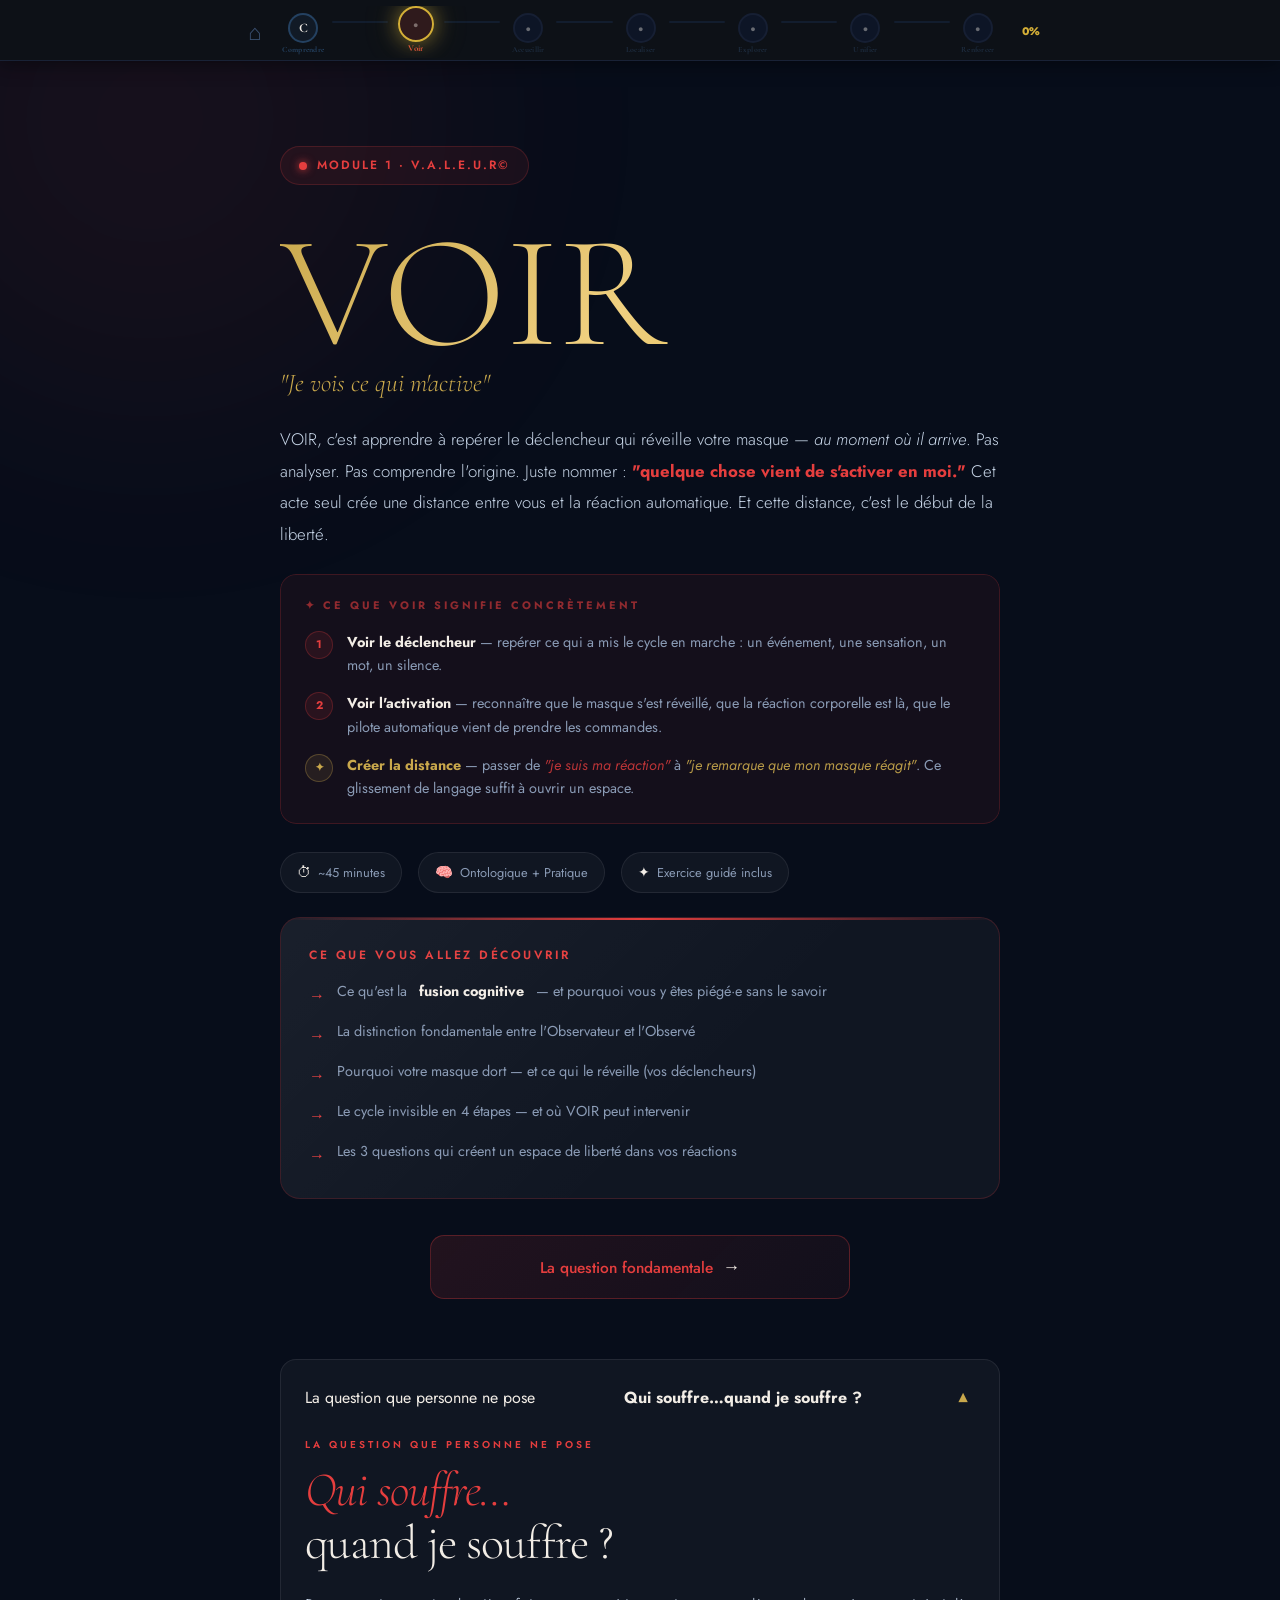
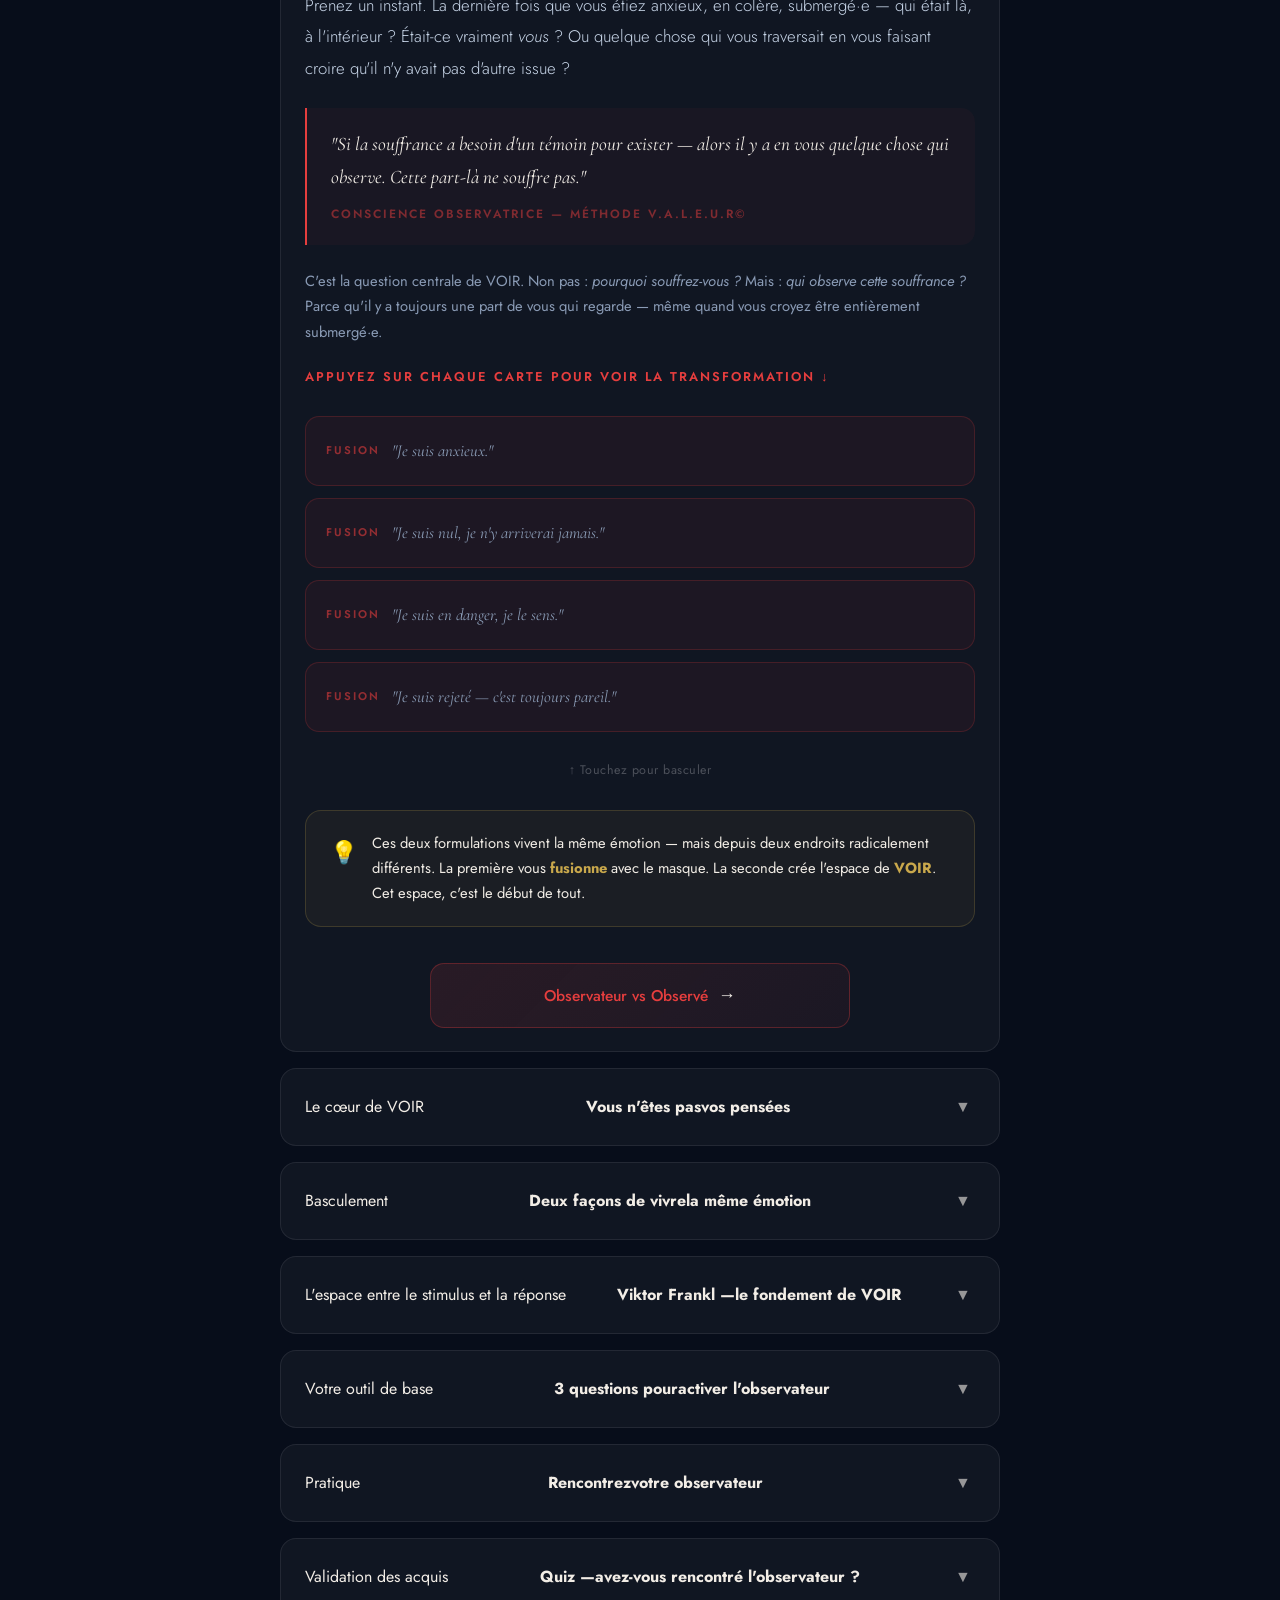
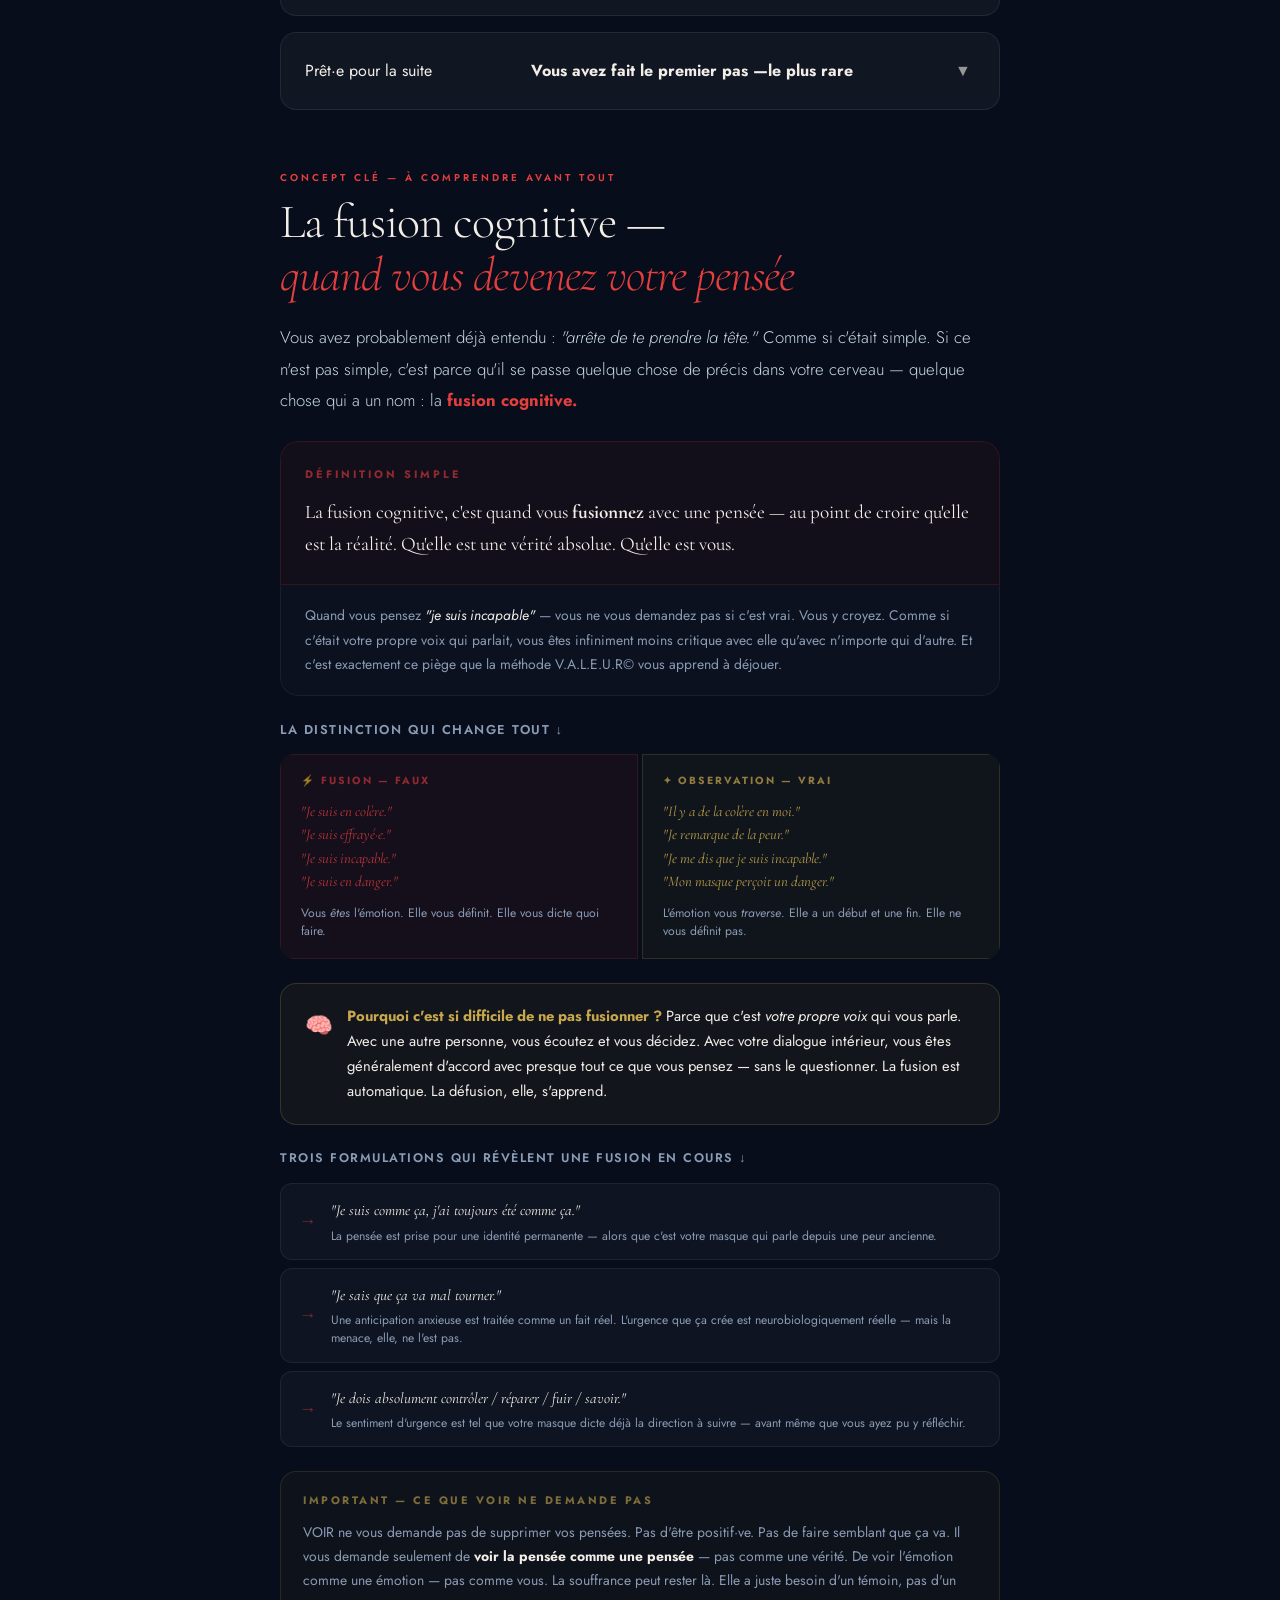
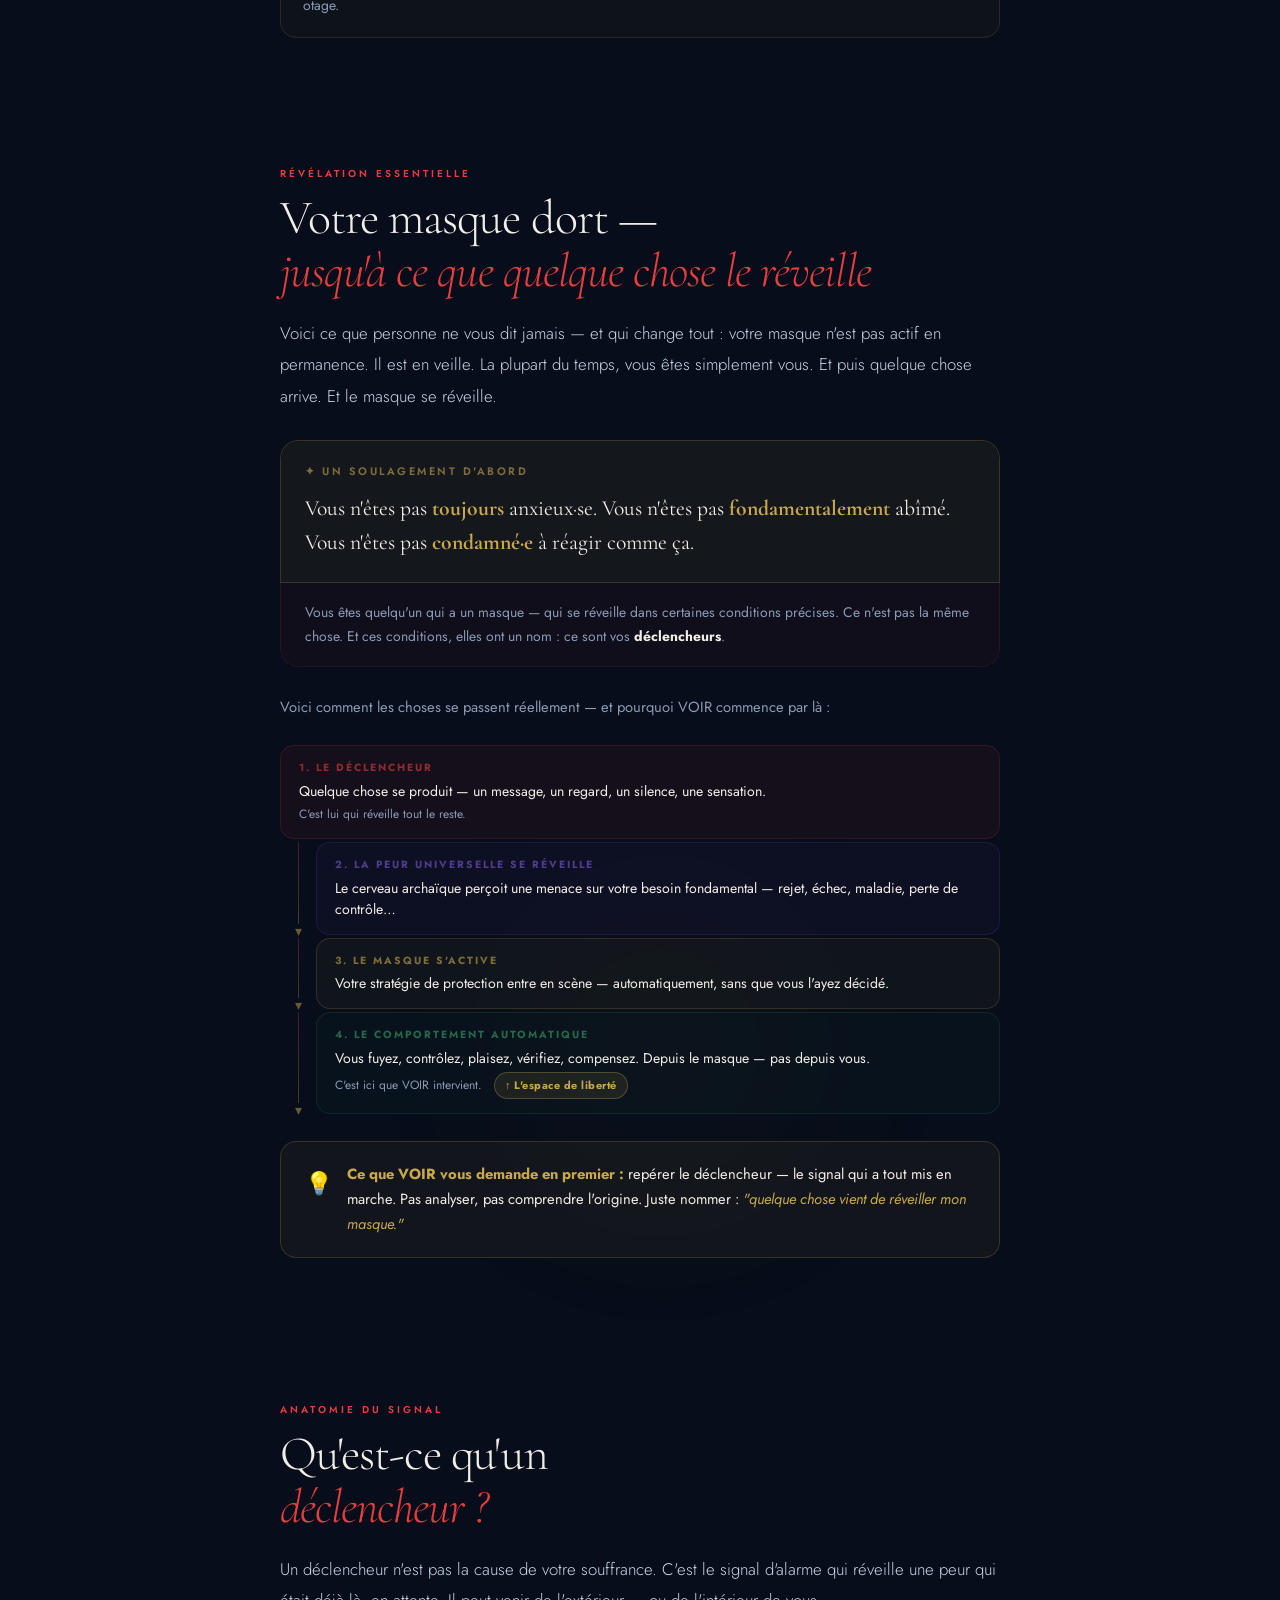
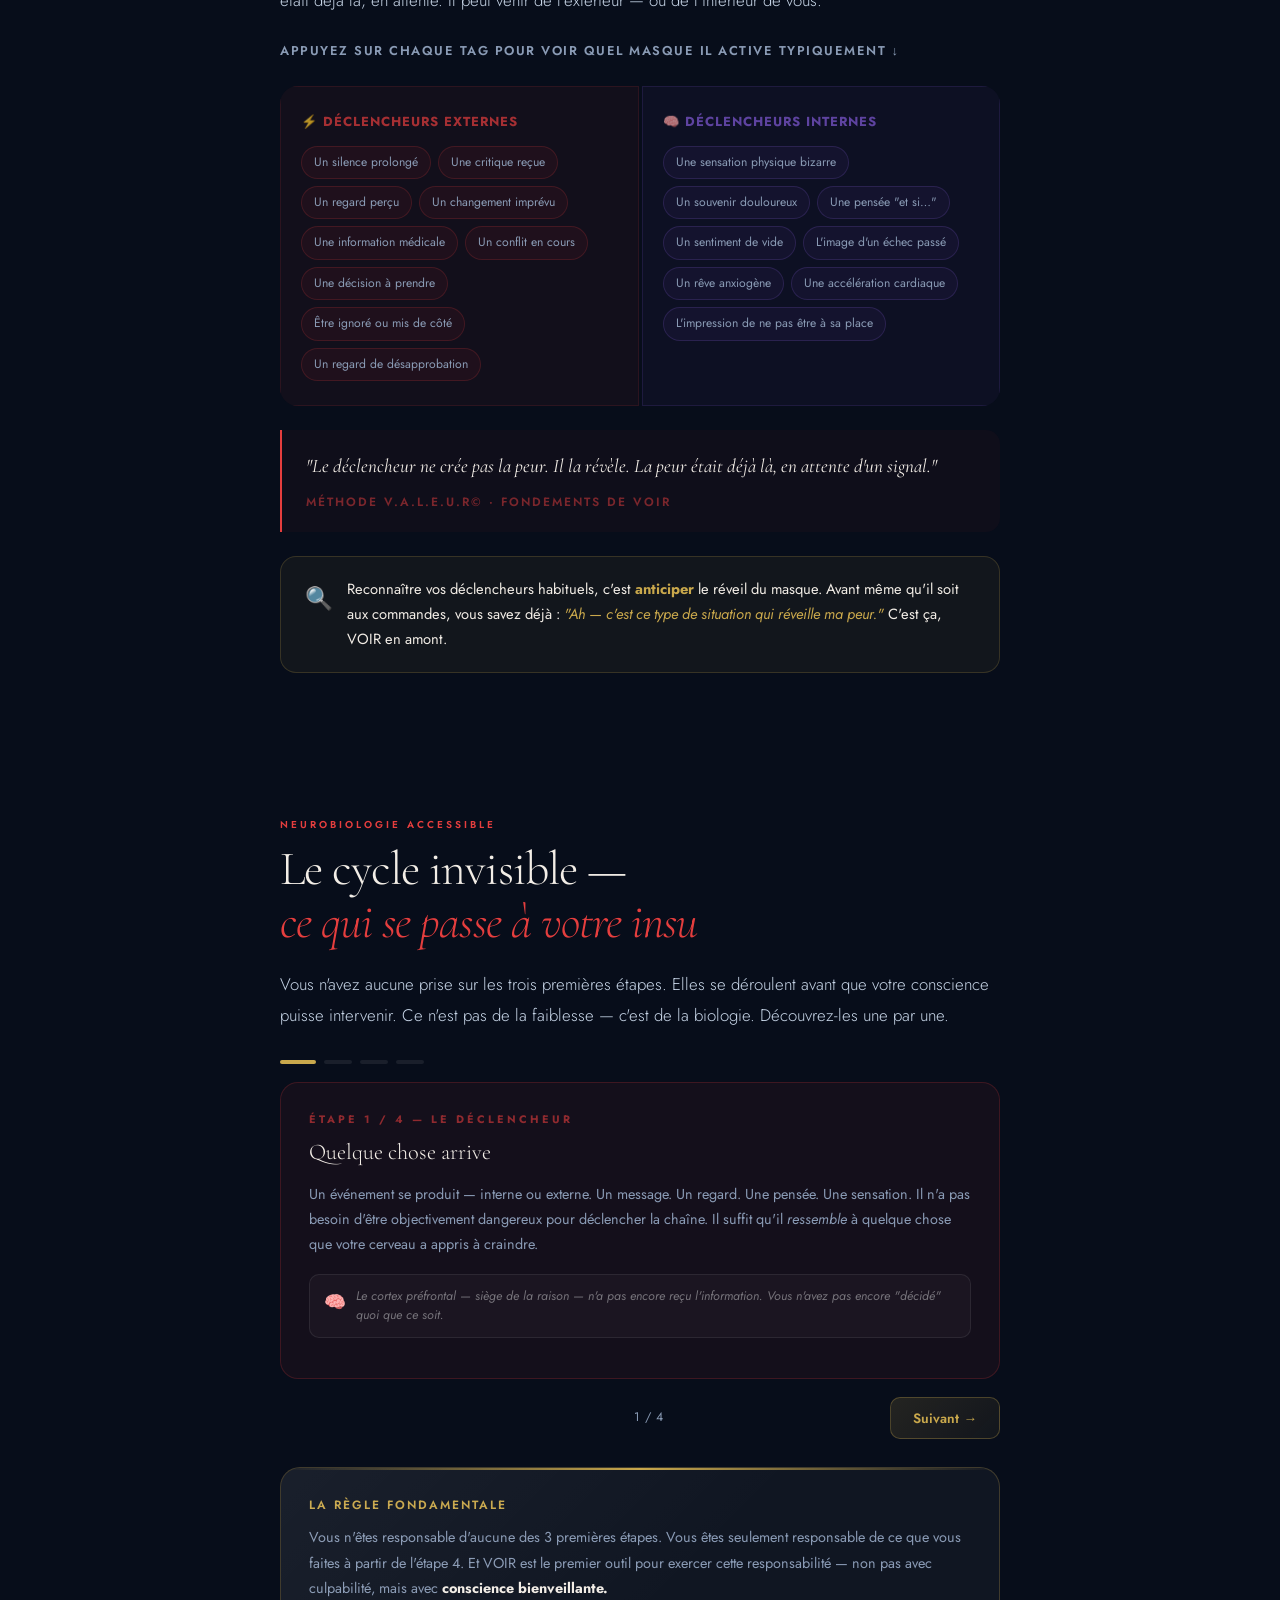
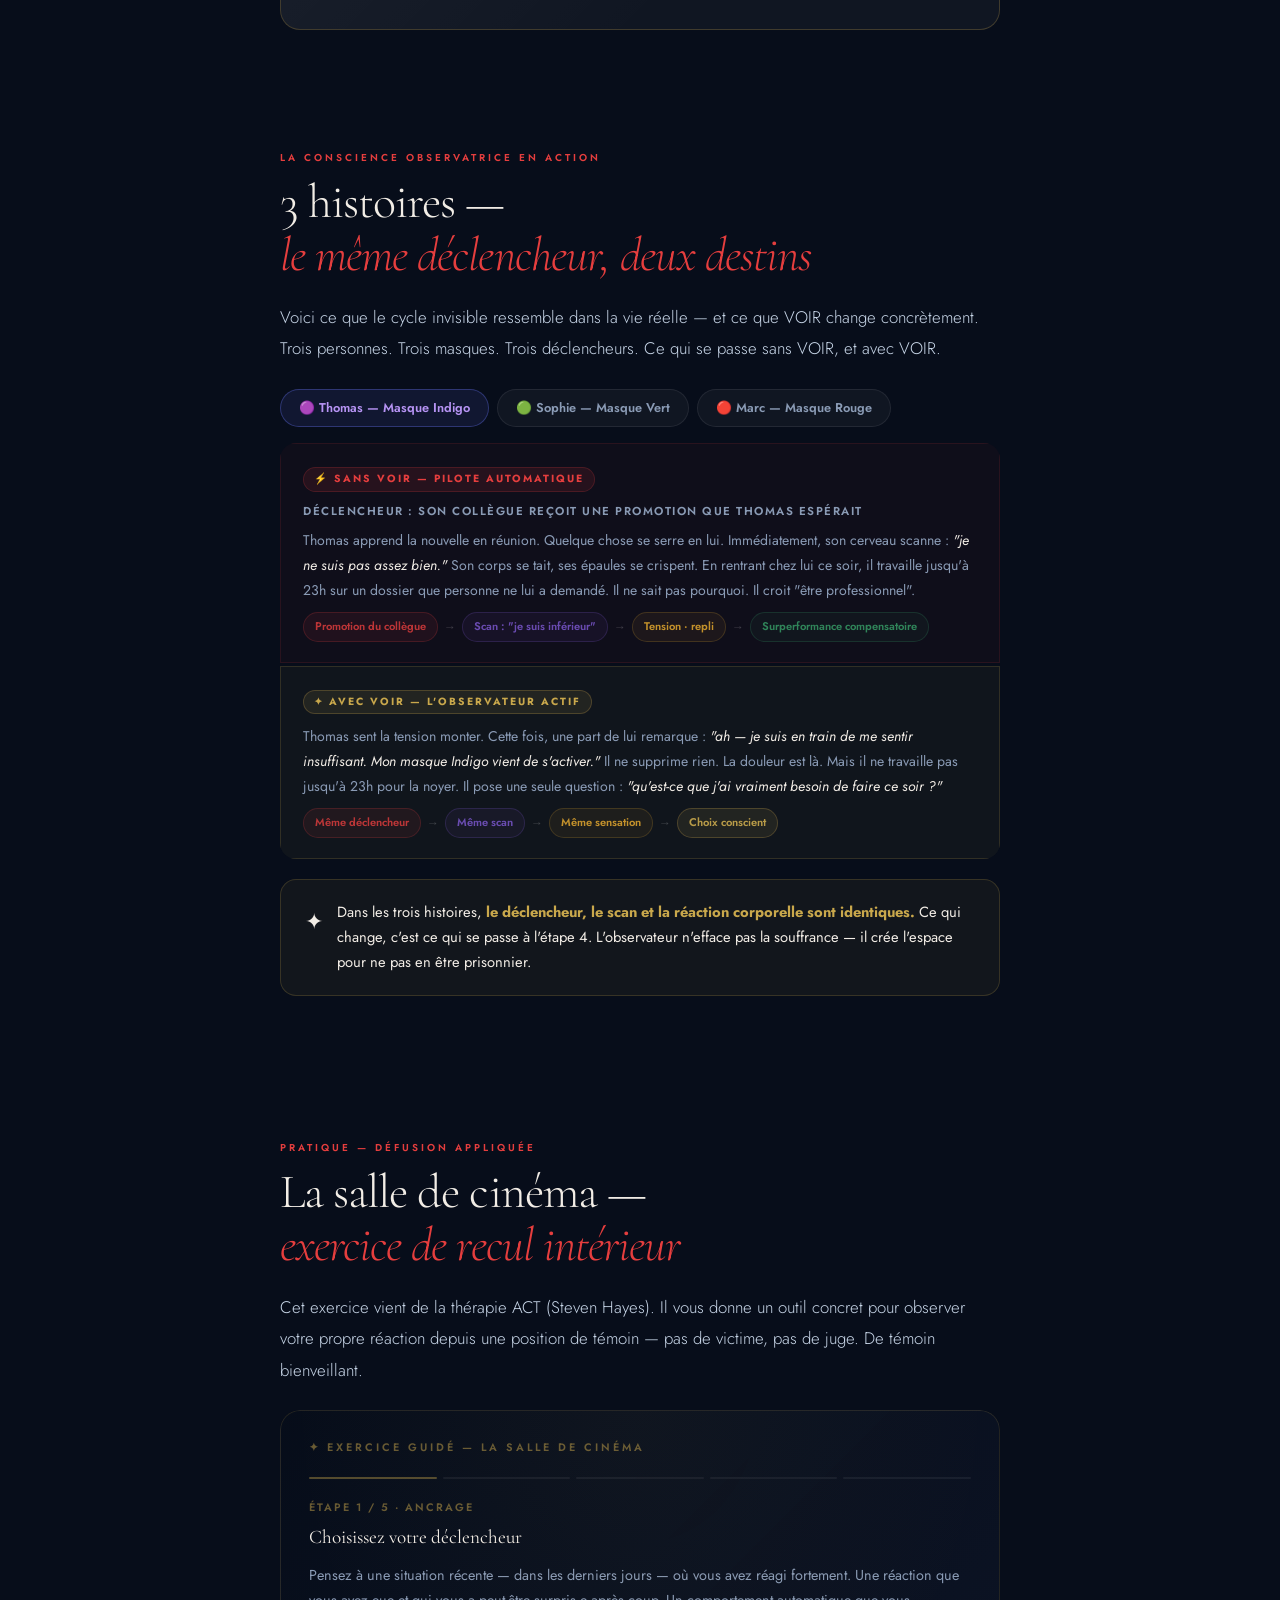
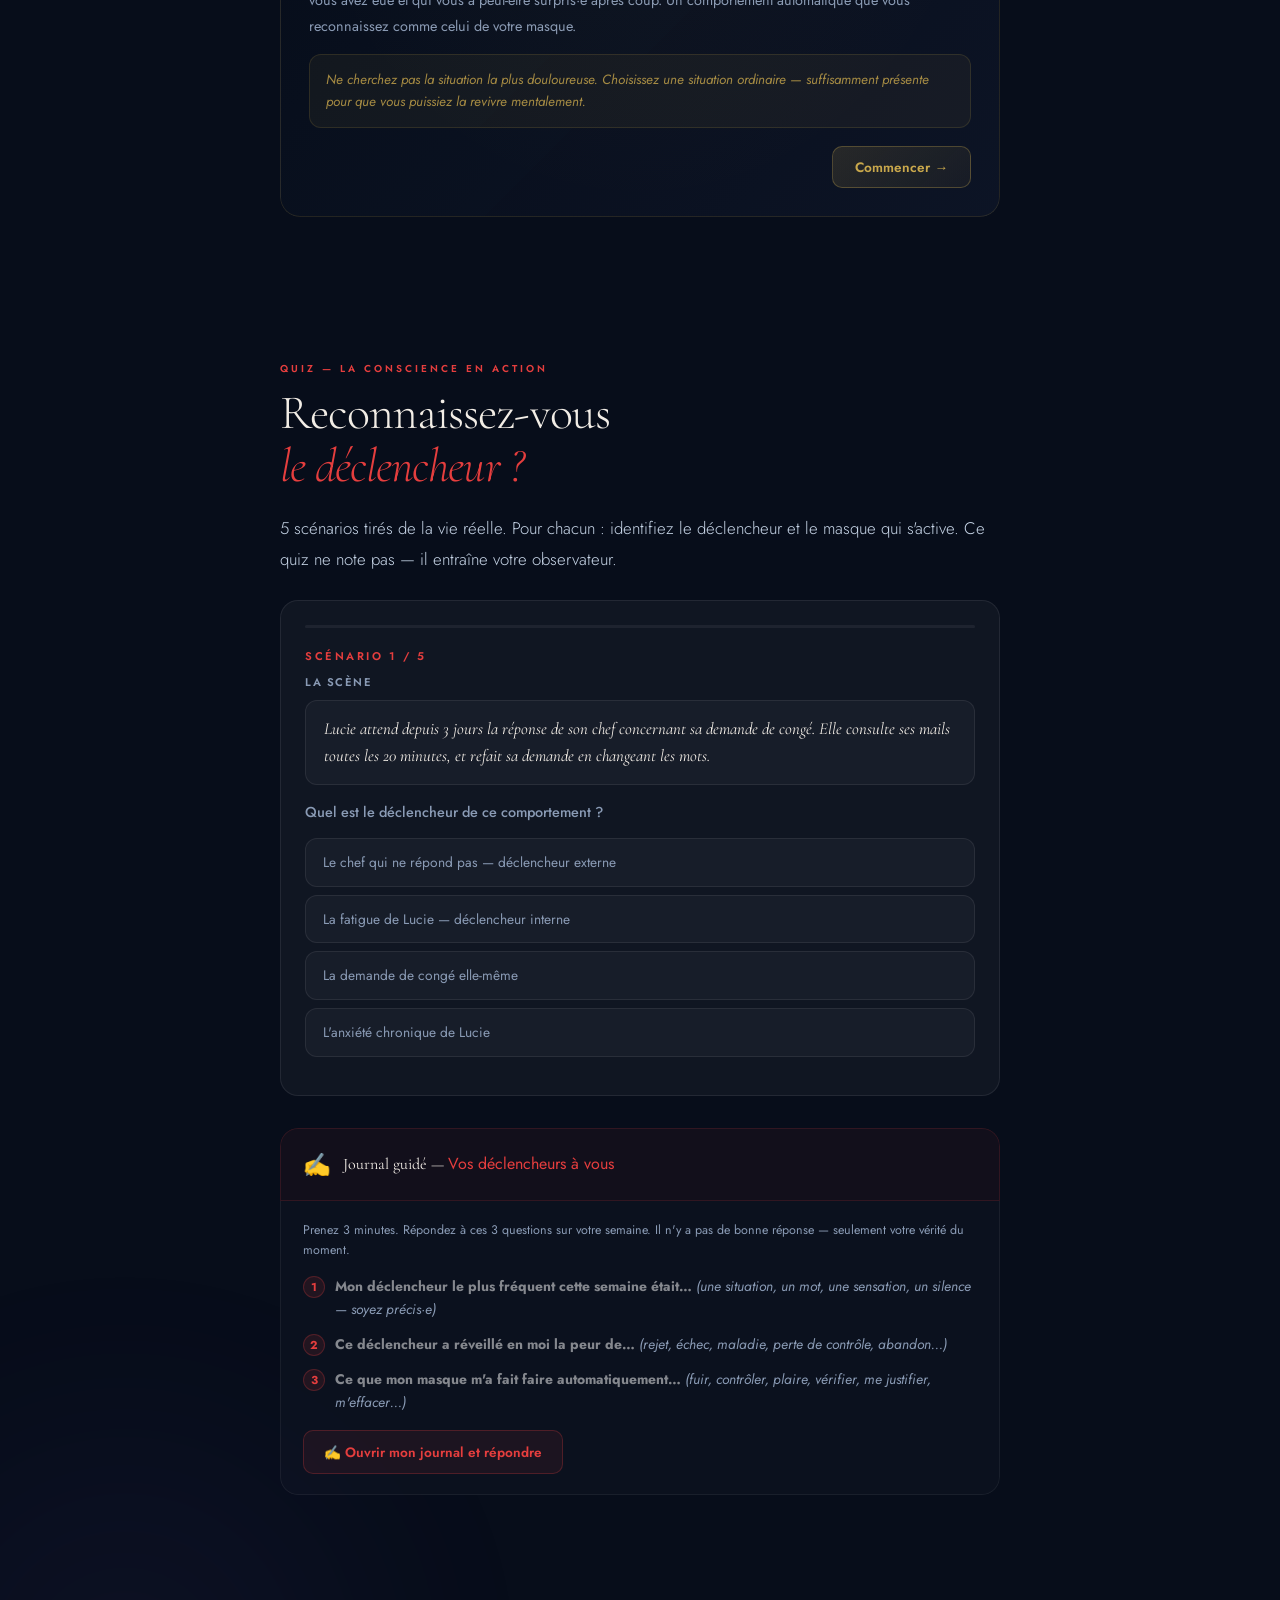
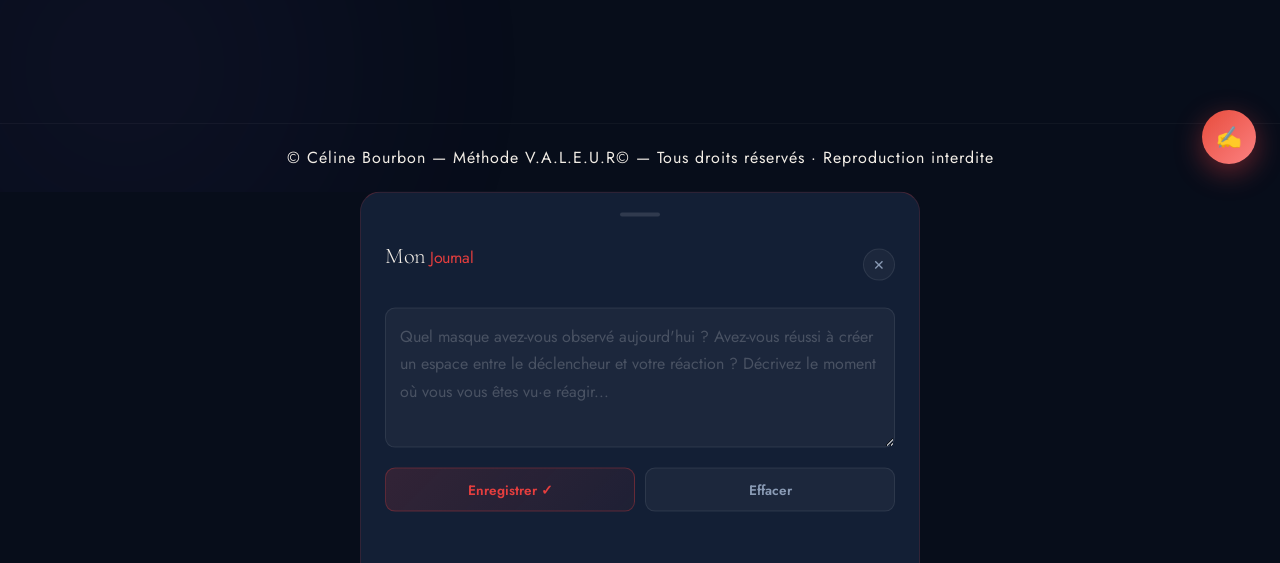
<file: module1.html>
<!DOCTYPE html>
<html lang="fr">
<head>
<meta charset="UTF-8">
<meta name="viewport" content="width=device-width, initial-scale=1.0, maximum-scale=1.0">
<title>Module 1 — VOIR · La Conscience Observatrice · Méthode V.A.L.E.U.R©</title>
<link href="https://fonts.googleapis.com/css2?family=Cormorant+Garamond:ital,wght@0,300;0,400;0,600;0,700;1,300;1,400&family=Jost:wght@300;400;500;600;700&display=swap" rel="stylesheet">
<link rel="stylesheet" href="valeur-design-system-v2.css">
<meta name="robots" content="noindex, nofollow">
<style>
*,*::before,*::after{box-sizing:border-box;margin:0;padding:0;}
:root{
  --gold:#C9A84C;--gold-light:#F0D080;--gold-glow:rgba(201,168,76,.22);
  --navy:#070D1A;--navy2:#0D1526;--navy3:#131F35;
  --glass:rgba(255,255,255,.04);--gb:rgba(255,255,255,.08);
  --text:#F2EDE6;--text2:#C8D6E8;--muted:#8A9BB5;
  --red:#E53E3E;--red-light:#FEB2B2;--red-glow:rgba(229,62,62,.2);
  --orange:#ED8936;--yellow:#D69E2E;--green:#38A169;--blue:#3182CE;--indigo:#5A67D8;--violet:#805AD5;
}
html{scroll-behavior:smooth;}
body{font-family:'Jost',sans-serif;background:var(--navy);color:var(--text);min-height:100vh;overflow-x:hidden;user-select:none;-webkit-user-select:none;}

/* ── AURORA ── */
.bg-aurora{position:fixed;inset:0;z-index:0;overflow:hidden;pointer-events:none;}
.orb{position:absolute;border-radius:50%;filter:blur(130px);animation:drift 22s ease-in-out infinite;}
.orb1{width:600px;height:600px;background:var(--red);top:-180px;right:-150px;opacity:.07;}
.orb2{width:450px;height:450px;background:var(--violet);bottom:-100px;left:-100px;opacity:.06;animation-delay:-9s;}
.orb3{width:300px;height:300px;background:var(--gold);top:50%;left:40%;opacity:.04;animation-delay:-17s;}
@keyframes drift{0%,100%{transform:translate(0,0);}33%{transform:translate(30px,-25px);}66%{transform:translate(-20px,30px);}}

/* ── PROGRESS BAR ── */
#progress-bar{position:fixed;top:0;left:0;right:0;z-index:1000;background:rgba(7,13,26,.92);backdrop-filter:blur(20px);border-bottom:1px solid rgba(229,62,62,.15);padding:10px 20px;display:flex;align-items:center;gap:12px;}
.pb-back{display:flex;align-items:center;gap:6px;background:var(--glass);border:1px solid var(--gb);border-radius:8px;padding:6px 12px;color:var(--muted);font-size:12px;letter-spacing:.5px;text-decoration:none;transition:all .3s;white-space:nowrap;flex-shrink:0;}
.pb-back:hover{background:var(--red-glow);border-color:var(--red);color:var(--red);}
.pb-steps{display:flex;gap:6px;flex:1;align-items:center;}
.pb-step{flex:1;height:30px;border-radius:8px;background:rgba(255,255,255,.04);border:1px solid rgba(255,255,255,.06);display:flex;align-items:center;justify-content:center;transition:all .5s cubic-bezier(.34,1.56,.64,1);}
.pb-step.done{background:linear-gradient(135deg,var(--gold),var(--gold-light));border-color:var(--gold-light);cursor:pointer;}
.pb-step.active{background:rgba(229,62,62,.1);border-color:var(--red);animation:pulse 2.5s ease-in-out infinite;}
@keyframes pulse{0%,100%{box-shadow:0 0 0 0 rgba(229,62,62,.3);}50%{box-shadow:0 0 0 4px rgba(229,62,62,0);}}
.pb-letter{font-size:11px;font-weight:700;letter-spacing:1.5px;color:var(--muted);}
.pb-step.done .pb-letter{color:#070D1A;}
.pb-step.active .pb-letter{color:var(--red);}
.pb-pct{font-size:13px;font-weight:700;color:var(--gold);min-width:36px;text-align:right;}
@media(max-width:480px){.pb-letter{font-size:9px;}.pb-step{height:24px;}#progress-bar{padding:8px 12px;gap:8px;}.pb-back span{display:none;}}

/* ── SCROLL LINE ── */
#scroll-line{position:fixed;top:50px;left:0;height:2px;z-index:999;background:linear-gradient(90deg,var(--red),var(--gold-light));width:0%;transition:width .1s linear;}

/* ── DOT NAV ── */
#dot-nav{position:fixed;right:18px;top:50%;transform:translateY(-50%);z-index:500;display:flex;flex-direction:column;gap:10px;}
.dot{width:8px;height:8px;border-radius:50%;background:rgba(255,255,255,.15);border:1px solid rgba(255,255,255,.1);cursor:pointer;transition:all .4s;}
.dot.active{background:var(--red);border-color:var(--red);box-shadow:0 0 8px rgba(229,62,62,.5);transform:scale(1.3);}
.dot:hover{background:rgba(229,62,62,.5);}
@media(max-width:768px){#dot-nav{display:none;}}

/* ── MAIN ── */
main{position:relative;z-index:1;max-width:760px;margin:0 auto;padding:72px 20px 140px;}

/* ── SECTIONS ── */
.section{padding:60px 0;opacity:0;transform:translateY(30px);transition:opacity .7s ease,transform .7s ease;}
.section.visible{opacity:1;transform:none;}
.s-label{font-size:10px;letter-spacing:3px;text-transform:uppercase;color:var(--red);margin-bottom:10px;font-weight:600;}
.s-title{font-family:'Cormorant Garamond',serif;font-size:clamp(2rem,5vw,3rem);font-weight:300;line-height:1.1;color:var(--text);margin-bottom:20px;}
.s-title em{font-style:italic;color:var(--red);}
.s-lead{font-size:1.05rem;line-height:1.88;color:var(--text2);font-weight:300;margin-bottom:24px;}
.divider{width:60px;height:1px;background:linear-gradient(90deg,transparent,var(--red),transparent);margin:30px 0;}
.divider-gold{width:60px;height:1px;background:linear-gradient(90deg,transparent,var(--gold),transparent);margin:30px 0;}

/* ── GLASS ── */
.glass{background:var(--glass);backdrop-filter:blur(20px);-webkit-backdrop-filter:blur(20px);border:1px solid var(--gb);border-radius:20px;padding:28px;position:relative;overflow:hidden;}
.glass::before{content:'';position:absolute;inset:0;background:linear-gradient(135deg,rgba(255,255,255,.04) 0%,transparent 60%);pointer-events:none;}
.glass-red{border-color:rgba(229,62,62,.2);}
.glass-red::after{content:'';position:absolute;top:0;left:0;right:0;height:2px;background:linear-gradient(90deg,transparent,var(--red),transparent);}
.glass-gold{border-color:rgba(201,168,76,.25);}
.glass-gold::after{content:'';position:absolute;top:0;left:0;right:0;height:2px;background:linear-gradient(90deg,transparent,var(--gold),transparent);}

/* ── HERO MODULE BADGE ── */
.module-hero-badge{display:inline-flex;align-items:center;gap:10px;margin-bottom:28px;padding:8px 18px;border-radius:100px;background:rgba(229,62,62,.08);border:1px solid rgba(229,62,62,.2);}
.mhb-dot{width:8px;height:8px;border-radius:50%;background:var(--red);box-shadow:0 0 8px var(--red);animation:glow-pulse 2s ease-in-out infinite;}
@keyframes glow-pulse{0%,100%{opacity:1;transform:scale(1);}50%{opacity:.5;transform:scale(.85);}}
.mhb-text{font-size:.75rem;letter-spacing:2px;text-transform:uppercase;color:var(--red);font-weight:600;}
.hero-big-letter{font-family:'Cormorant Garamond',serif;font-size:clamp(5rem,18vw,10rem);font-weight:300;color:transparent;background:linear-gradient(135deg,#C9A84C 0%,#F0D080 50%,#D4AF37 100%);-webkit-background-clip:text;-webkit-text-fill-color:transparent;background-clip:text;line-height:1;display:block;margin-bottom:-10px;}
.hero-subtitle{font-family:'Cormorant Garamond',serif;font-size:clamp(1.2rem,3vw,1.6rem);font-weight:300;font-style:italic;color:var(--gold);margin-bottom:20px;}
.hero-meta{display:flex;gap:16px;flex-wrap:wrap;margin-top:28px;}
.hero-meta-pill{display:flex;align-items:center;gap:7px;background:var(--glass);border:1px solid var(--gb);border-radius:100px;padding:7px 16px;font-size:.8rem;color:var(--muted);}
.hero-meta-pill span{font-size:.9rem;}

/* ── FLIP CARDS (S1) ── */
.flip-grid{display:flex;flex-direction:column;gap:12px;margin:28px 0;}
.flip-card{perspective:900px;height:70px;cursor:pointer;}
.flip-inner{position:relative;width:100%;height:100%;transform-style:preserve-3d;transition:transform .6s cubic-bezier(.4,0,.2,1);}
.flip-card.flipped .flip-inner{transform:rotateX(180deg);}
.flip-front,.flip-back{position:absolute;inset:0;border-radius:14px;display:flex;align-items:center;padding:16px 20px;backface-visibility:hidden;-webkit-backface-visibility:hidden;}
.flip-front{background:rgba(229,62,62,.06);border:1px solid rgba(229,62,62,.2);}
.flip-back{background:rgba(201,168,76,.07);border:1px solid rgba(201,168,76,.25);transform:rotateX(180deg);}
.flip-label{font-size:.7rem;letter-spacing:2px;text-transform:uppercase;margin-right:12px;flex-shrink:0;font-weight:600;}
.flip-front .flip-label{color:rgba(229,62,62,.6);}
.flip-back .flip-label{color:rgba(201,168,76,.6);}
.flip-text{font-family:'Cormorant Garamond',serif;font-size:1.05rem;font-style:italic;line-height:1.4;}
.flip-front .flip-text{color:var(--muted);}
.flip-back .flip-text{color:var(--text);}
.flip-hint{text-align:center;font-size:.78rem;color:rgba(255,255,255,.25);margin-top:8px;letter-spacing:.5px;}

/* ── OBSERVER WORLD (S2) ── */
.observer-world{display:grid;grid-template-columns:1fr 1fr;gap:3px;margin:28px 0;border-radius:20px;overflow:hidden;}
.world-panel{padding:28px 22px;position:relative;}
.world-observé{background:rgba(229,62,62,.06);border:1px solid rgba(229,62,62,.15);}
.world-observateur{background:rgba(201,168,76,.06);border:1px solid rgba(201,168,76,.18);}
.world-title{font-family:'Cormorant Garamond',serif;font-size:1.1rem;font-weight:400;margin-bottom:6px;}
.world-observé .world-title{color:#FEB2B2;}
.world-observateur .world-title{color:var(--gold);}
.world-tag{font-size:.68rem;letter-spacing:2px;text-transform:uppercase;margin-bottom:16px;font-weight:600;display:block;}
.world-observé .world-tag{color:rgba(229,62,62,.5);}
.world-observateur .world-tag{color:rgba(201,168,76,.5);}
.world-items{display:flex;flex-direction:column;gap:8px;}
.world-item{font-size:.82rem;color:var(--muted);padding:8px 10px;border-radius:9px;line-height:1.4;display:flex;align-items:flex-start;gap:7px;}
.world-observé .world-item{background:rgba(229,62,62,.05);}
.world-observateur .world-item{background:rgba(201,168,76,.05);}
.wi-dot{flex-shrink:0;width:5px;height:5px;border-radius:50%;margin-top:5px;}
.world-observé .wi-dot{background:rgba(229,62,62,.5);}
.world-observateur .wi-dot{background:rgba(201,168,76,.5);}
.world-footer{margin-top:16px;font-size:.75rem;font-style:italic;line-height:1.6;padding-top:14px;border-top:1px solid;}
.world-observé .world-footer{color:rgba(229,62,62,.5);border-color:rgba(229,62,62,.1);}
.world-observateur .world-footer{color:rgba(201,168,76,.6);border-color:rgba(201,168,76,.12);}
@media(max-width:560px){.observer-world{grid-template-columns:1fr;gap:6px;}}

/* ── SKY METAPHOR ── */
.sky-metaphor{position:relative;height:90px;border-radius:16px;overflow:hidden;margin:24px 0;background:linear-gradient(180deg,rgba(7,13,26,.8) 0%,rgba(13,21,38,.9) 100%);border:1px solid var(--gb);}
.sky-cloud{position:absolute;border-radius:50px;filter:blur(8px);animation:cloud-drift linear infinite;}
.sky-cloud:nth-child(1){width:120px;height:28px;background:rgba(229,62,62,.25);top:20px;animation-duration:12s;}
.sky-cloud:nth-child(2){width:80px;height:22px;background:rgba(128,90,213,.2);top:45px;animation-duration:17s;animation-delay:-5s;}
.sky-cloud:nth-child(3){width:60px;height:18px;background:rgba(49,130,206,.15);top:58px;animation-duration:9s;animation-delay:-3s;}
@keyframes cloud-drift{from{left:-200px;}to{left:110%}}
.sky-observer{position:absolute;right:24px;top:50%;transform:translateY(-50%);width:42px;height:42px;border-radius:50%;background:linear-gradient(135deg,rgba(201,168,76,.2),rgba(201,168,76,.05));border:1px solid rgba(201,168,76,.4);display:flex;align-items:center;justify-content:center;font-size:1.3rem;box-shadow:0 0 20px rgba(201,168,76,.15);}
.sky-label{position:absolute;right:72px;top:50%;transform:translateY(-50%);font-family:'Cormorant Garamond',serif;font-size:.8rem;font-style:italic;color:rgba(201,168,76,.7);text-align:right;line-height:1.4;}
.sky-cloud-label{position:absolute;left:14px;top:8px;font-size:.65rem;letter-spacing:1.5px;text-transform:uppercase;color:rgba(255,255,255,.2);}

/* ── FUSION DETECTOR (S3) ── */
.fusion-intro{display:flex;align-items:center;gap:14px;padding:16px 20px;border-radius:14px;background:rgba(255,255,255,.03);border:1px solid var(--gb);margin-bottom:20px;}
.fi-icon{font-size:1.4rem;}
.fi-text{font-size:.88rem;color:var(--muted);line-height:1.6;}
.fusion-grid{display:grid;grid-template-columns:1fr 1fr;gap:10px;margin:20px 0;}
.fcard{padding:16px;border-radius:14px;cursor:pointer;border:1px solid var(--gb);background:rgba(255,255,255,.03);transition:all .4s;position:relative;overflow:hidden;}
.fcard:hover{transform:translateY(-2px);}
.fcard .fc-text{font-family:'Cormorant Garamond',serif;font-size:.95rem;font-style:italic;color:var(--text);line-height:1.55;margin-bottom:10px;}
.fcard .fc-prompt{font-size:.72rem;letter-spacing:1.5px;text-transform:uppercase;color:rgba(255,255,255,.25);}
.fcard.revealed-fusion{background:rgba(229,62,62,.07);border-color:rgba(229,62,62,.3);}
.fcard.revealed-obs{background:rgba(201,168,76,.07);border-color:rgba(201,168,76,.25);}
.fcard .fc-verdict{display:none;margin-top:8px;font-size:.78rem;font-weight:600;letter-spacing:.5px;}
.fcard.revealed-fusion .fc-verdict{display:block;color:var(--red);}
.fcard.revealed-obs .fc-verdict{display:block;color:var(--gold);}
.fcard .fc-explain{display:none;font-size:.75rem;color:var(--muted);line-height:1.5;margin-top:6px;}
.fcard.revealed-fusion .fc-explain,.fcard.revealed-obs .fc-explain{display:block;}
@media(max-width:560px){.fusion-grid{grid-template-columns:1fr;}}

/* ── CYCLE ENRICHI (S4) ── */
.cycle-enrichi{margin:28px 0;}
.ce-step{display:flex;gap:16px;margin-bottom:6px;position:relative;}
.ce-step:not(:last-child)::after{content:'';position:absolute;left:20px;top:52px;width:1px;height:calc(100% - 10px);background:linear-gradient(180deg,rgba(229,62,62,.2),transparent);z-index:0;}
.ce-num{width:42px;height:42px;border-radius:50%;border:1px solid rgba(229,62,62,.25);background:rgba(229,62,62,.06);display:flex;align-items:center;justify-content:center;font-family:'Cormorant Garamond',serif;font-size:1rem;color:var(--red);flex-shrink:0;position:relative;z-index:1;}
.ce-content{flex:1;padding:10px 0;}
.ce-title{font-weight:600;font-size:.9rem;color:var(--text);margin-bottom:4px;}
.ce-desc{font-size:.82rem;color:var(--muted);line-height:1.6;}
.voir-moment{margin:20px 0;border-radius:16px;overflow:hidden;}
.vm-before,.vm-after{padding:18px 22px;display:flex;align-items:flex-start;gap:12px;}
.vm-before{background:rgba(229,62,62,.05);border:1px solid rgba(229,62,62,.12);}
.vm-after{background:rgba(201,168,76,.06);border:1px solid rgba(201,168,76,.18);margin-top:3px;}
.vm-badge{font-size:.65rem;letter-spacing:2px;text-transform:uppercase;padding:3px 10px;border-radius:100px;margin-right:4px;flex-shrink:0;font-weight:700;}
.vm-before .vm-badge{background:rgba(229,62,62,.1);color:var(--red);border:1px solid rgba(229,62,62,.2);}
.vm-after .vm-badge{background:rgba(201,168,76,.1);color:var(--gold);border:1px solid rgba(201,168,76,.25);}
.vm-text{font-size:.87rem;color:var(--muted);line-height:1.65;}

/* ── 3 QUESTIONS (S5) ── */
.q3-stack{display:flex;flex-direction:column;gap:10px;margin:28px 0;}
.q3-card{background:var(--glass);border:1px solid var(--gb);border-radius:18px;overflow:hidden;cursor:pointer;transition:all .3s;}
.q3-card:hover{border-color:rgba(229,62,62,.2);}
.q3-header{display:flex;align-items:center;gap:14px;padding:18px 20px;}
.q3-num{width:36px;height:36px;border-radius:50%;background:linear-gradient(135deg,var(--red),#FC8181);display:flex;align-items:center;justify-content:center;font-family:'Cormorant Garamond',serif;font-size:1.1rem;color:#fff;flex-shrink:0;}
.q3-question{font-family:'Cormorant Garamond',serif;font-size:1.05rem;font-style:italic;color:var(--text);line-height:1.4;flex:1;}
.q3-toggle{width:24px;height:24px;border-radius:50%;background:rgba(255,255,255,.05);border:1px solid var(--gb);display:flex;align-items:center;justify-content:center;font-size:11px;color:var(--muted);flex-shrink:0;transition:transform .3s;}
.q3-card.open .q3-toggle{transform:rotate(45deg);}
.q3-body{max-height:0;overflow:hidden;transition:max-height .5s cubic-bezier(.4,0,.2,1);padding:0 20px;}
.q3-card.open .q3-body{max-height:300px;padding:0 20px 20px;}
.q3-what{font-size:.8rem;letter-spacing:1.5px;text-transform:uppercase;color:var(--red);margin-bottom:8px;font-weight:600;}
.q3-expl{font-size:.87rem;color:var(--muted);line-height:1.7;margin-bottom:12px;}
.q3-example{background:rgba(255,255,255,.03);border:1px solid var(--gb);border-radius:10px;padding:12px 14px;}
.q3-example-label{font-size:.68rem;letter-spacing:2px;text-transform:uppercase;color:var(--gold);margin-bottom:6px;font-weight:600;}
.q3-example-text{font-family:'Cormorant Garamond',serif;font-size:.92rem;font-style:italic;color:var(--text);line-height:1.55;}

/* ── EXERCICE GUIDÉ (S6) ── */
.practice-container{margin:28px 0;}
.practice-card{background:linear-gradient(135deg,rgba(201,168,76,.04),rgba(201,168,76,.01));border:1px solid rgba(201,168,76,.2);border-radius:20px;padding:28px;position:relative;overflow:hidden;}
.practice-card::before{content:'';position:absolute;top:0;left:0;right:0;height:2px;background:linear-gradient(90deg,transparent,var(--gold),transparent);}
.practice-header{display:flex;align-items:center;justify-content:space-between;margin-bottom:20px;}
.practice-title{font-family:'Cormorant Garamond',serif;font-size:1.2rem;font-weight:300;color:var(--text);}
.practice-timer-display{font-family:'Cormorant Garamond',serif;font-size:2.2rem;font-weight:300;color:var(--gold);min-width:70px;text-align:right;letter-spacing:-1px;}
.practice-steps{display:flex;flex-direction:column;gap:0;}
.pstep{padding:16px 0;border-bottom:1px solid rgba(255,255,255,.04);display:none;animation:fadeIn .5s ease;}
.pstep.active{display:block;}
@keyframes fadeIn{from{opacity:0;transform:translateY(8px);}to{opacity:1;transform:none;}}
.pstep-num{font-size:.68rem;letter-spacing:2.5px;text-transform:uppercase;color:var(--gold);margin-bottom:8px;font-weight:600;}
.pstep-title{font-family:'Cormorant Garamond',serif;font-size:1.1rem;color:var(--text);margin-bottom:8px;}
.pstep-text{font-size:.9rem;color:var(--muted);line-height:1.75;}
.pstep-breathe{display:flex;align-items:center;gap:12px;margin-top:12px;padding:12px 16px;background:rgba(201,168,76,.05);border:1px solid rgba(201,168,76,.12);border-radius:10px;}
.breathe-orb{width:14px;height:14px;border-radius:50%;background:var(--gold);box-shadow:0 0 12px rgba(201,168,76,.4);}
.pstep-breathe.expand .breathe-orb{animation:breathe-expand 4s ease-in-out infinite;}
.pstep-breathe.normal .breathe-orb{animation:breathe-normal 2s ease-in-out infinite;}
@keyframes breathe-expand{0%,100%{transform:scale(1);opacity:.6;}50%{transform:scale(2.2);opacity:1;}}
@keyframes breathe-normal{0%,100%{transform:scale(1);}50%{transform:scale(1.4);}}
.breathe-label{font-size:.8rem;color:rgba(201,168,76,.7);font-style:italic;}
.practice-progress{display:flex;gap:6px;margin-bottom:20px;}
.pp-dot{flex:1;height:3px;border-radius:2px;background:rgba(255,255,255,.06);transition:background .5s;}
.pp-dot.done{background:var(--gold);}
.pp-dot.active{background:rgba(201,168,76,.4);}
.btn-practice{display:inline-flex;align-items:center;gap:10px;background:linear-gradient(135deg,rgba(201,168,76,.15),rgba(201,168,76,.06));border:1px solid rgba(201,168,76,.3);border-radius:12px;padding:13px 24px;font-family:'Jost',sans-serif;font-size:.88rem;font-weight:600;color:var(--gold);cursor:pointer;transition:all .3s;margin-top:16px;}
.btn-practice:hover{background:linear-gradient(135deg,rgba(201,168,76,.22),rgba(201,168,76,.1));transform:translateY(-1px);}
.practice-complete{display:none;text-align:center;padding:24px 0;}
.practice-complete.show{display:block;}
.pc-icon{font-size:2.5rem;margin-bottom:12px;}
.pc-title{font-family:'Cormorant Garamond',serif;font-size:1.3rem;font-weight:300;color:var(--gold);margin-bottom:8px;}
.pc-text{font-size:.9rem;color:var(--muted);line-height:1.7;}

/* ── QUOTE BLOCK ── */
.quote-block{border-left:2px solid var(--gold);padding:20px 24px;margin:24px 0;background:rgba(201,168,76,.04);border-radius:0 14px 14px 0;}
.qb-text{font-family:'Cormorant Garamond',serif;font-size:1.2rem;font-style:italic;color:var(--text);line-height:1.7;margin-bottom:10px;}
.qb-source{font-size:.75rem;letter-spacing:2px;text-transform:uppercase;color:rgba(201,168,76,.5);font-weight:600;}
.quote-block-red{border-left-color:var(--red);background:rgba(229,62,62,.04);}
.quote-block-red .qb-text{color:var(--text);}
.quote-block-red .qb-source{color:rgba(229,62,62,.5);}

/* ── KEY INSIGHT ── */
.key-insight{margin:24px 0;padding:20px 24px;border-radius:16px;background:rgba(201,168,76,.06);border:1px solid rgba(201,168,76,.2);display:flex;gap:14px;align-items:flex-start;}
.ki-icon{font-size:1.4rem;flex-shrink:0;margin-top:2px;}
.ki-text{font-size:.92rem;color:var(--text);line-height:1.7;}
.ki-text strong{color:var(--gold);}

/* ── QUIZ ── */
.quiz-container{margin:24px 0;}
.quiz-progress-bar{height:3px;background:rgba(255,255,255,.08);border-radius:2px;margin-bottom:24px;overflow:hidden;}
.qpb-fill{height:100%;background:linear-gradient(90deg,var(--red),var(--gold-light));border-radius:2px;transition:width .5s ease;}
.quiz-card{background:var(--glass);border:1px solid var(--gb);border-radius:20px;padding:28px;}
.quiz-q-num{font-size:10px;letter-spacing:2.5px;text-transform:uppercase;color:var(--red);margin-bottom:10px;}
.quiz-q-text{font-family:'Cormorant Garamond',serif;font-size:1.1rem;color:var(--text);line-height:1.65;margin-bottom:20px;font-weight:400;}
.quiz-options{display:flex;flex-direction:column;gap:8px;}
.quiz-opt{width:100%;text-align:left;background:rgba(255,255,255,.03);border:1px solid rgba(255,255,255,.08);border-radius:12px;padding:14px 18px;font-family:'Jost',sans-serif;font-size:.88rem;color:var(--muted);cursor:pointer;transition:all .3s;line-height:1.5;}
.quiz-opt:hover{background:rgba(229,62,62,.06);border-color:rgba(229,62,62,.2);color:var(--text);}
.quiz-opt.correct{background:rgba(56,161,105,.1);border-color:rgba(56,161,105,.4);color:#68D391;}
.quiz-opt.wrong{background:rgba(229,62,62,.08);border-color:rgba(229,62,62,.3);color:#FC8181;}
.quiz-expl{margin-top:14px;padding:14px 16px;background:rgba(255,255,255,.03);border:1px solid rgba(255,255,255,.07);border-radius:12px;font-size:.85rem;color:var(--muted);line-height:1.65;display:none;}
.quiz-expl.show{display:block;}
.quiz-nav{display:flex;justify-content:flex-end;margin-top:16px;}
.btn-quiz-next{background:linear-gradient(135deg,var(--red),#FC8181);border:none;border-radius:10px;padding:11px 24px;font-family:'Jost',sans-serif;font-size:.88rem;font-weight:600;color:#fff;cursor:pointer;transition:all .3s;display:none;}
.btn-quiz-next.show{display:block;}
.btn-quiz-next:hover{transform:translateY(-1px);box-shadow:0 5px 18px rgba(229,62,62,.4);}
.quiz-score{text-align:center;padding:32px 20px;display:none;}
.quiz-score.show{display:block;}
.score-big{font-family:'Cormorant Garamond',serif;font-size:4rem;font-weight:300;color:var(--red);line-height:1;}
.score-label{font-size:.85rem;color:var(--muted);margin-top:8px;}
.score-msg{font-size:1rem;color:var(--text);margin-top:16px;font-weight:300;line-height:1.7;}

/* ── BILAN CARDS ── */
.bilan-grid{display:grid;grid-template-columns:repeat(3,1fr);gap:12px;margin:24px 0;}
.bilan-card{background:var(--glass);border:1px solid var(--gb);border-radius:14px;padding:18px;text-align:center;}
.bc-icon{font-size:1.6rem;margin-bottom:8px;}
.bc-label{font-size:.65rem;letter-spacing:2px;text-transform:uppercase;color:var(--red);margin-bottom:5px;}
.bc-text{font-size:.78rem;color:var(--muted);font-weight:300;line-height:1.5;}
@media(max-width:500px){.bilan-grid{grid-template-columns:1fr;}}

/* ── COMPLETE ── */
.complete-zone{text-align:center;padding:48px 20px;}
.btn-complete{display:inline-flex;align-items:center;gap:12px;background:linear-gradient(135deg,var(--red) 0%,#FC8181 100%);border:none;border-radius:18px;padding:20px 40px;font-family:'Jost',sans-serif;font-size:1.05rem;font-weight:700;color:#fff;cursor:pointer;letter-spacing:.5px;transition:all .5s cubic-bezier(.34,1.56,.64,1);box-shadow:0 8px 32px rgba(229,62,62,.4);}
.btn-complete:hover{transform:translateY(-4px) scale(1.04);box-shadow:0 16px 50px rgba(229,62,62,.6);}
.complete-sub{margin-top:14px;font-size:.85rem;color:var(--muted);}
.unlock-preview{display:flex;align-items:center;justify-content:center;gap:10px;margin-top:20px;padding:14px 24px;border-radius:14px;background:rgba(237,137,54,.06);border:1px solid rgba(237,137,54,.18);font-size:.85rem;color:var(--muted);opacity:0;transform:translateY(10px);transition:all .5s .2s ease;}
.unlock-preview.show{opacity:1;transform:none;}
.unlock-dot{width:32px;height:32px;border-radius:8px;background:linear-gradient(135deg,var(--orange),#FBD38D);display:flex;align-items:center;justify-content:center;font-family:'Cormorant Garamond',serif;font-weight:700;font-size:1.1rem;color:var(--navy);}

/* ── FRANKEL BANNER ── */
.frankl-banner{margin:28px 0;padding:22px 26px;background:linear-gradient(135deg,rgba(229,62,62,.04),rgba(201,168,76,.04));border:1px solid rgba(255,255,255,.06);border-radius:18px;text-align:center;}
.fb-top{font-size:.7rem;letter-spacing:3px;text-transform:uppercase;color:var(--muted);margin-bottom:12px;}
.fb-quote{font-family:'Cormorant Garamond',serif;font-size:clamp(1.1rem,3vw,1.4rem);font-style:italic;color:var(--text);line-height:1.65;margin-bottom:10px;}
.fb-accent{color:var(--red);}
.fb-gold{color:var(--gold);}
.fb-source{font-size:.72rem;letter-spacing:2px;text-transform:uppercase;color:rgba(201,168,76,.4);}

/* ── TOAST ── */
#toast{position:fixed;bottom:90px;left:50%;transform:translateX(-50%) translateY(20px);z-index:2000;background:rgba(13,21,38,.97);backdrop-filter:blur(16px);border:1px solid rgba(229,62,62,.3);border-radius:14px;padding:14px 24px;font-size:.9rem;color:var(--text);opacity:0;transition:all .4s cubic-bezier(.34,1.56,.64,1);white-space:nowrap;pointer-events:none;}
#toast.show{opacity:1;transform:translateX(-50%) translateY(0);}

/* ── JOURNAL FAB ── */
#journal-fab{position:fixed;bottom:28px;right:24px;z-index:900;width:56px;height:56px;border-radius:50%;background:linear-gradient(135deg,var(--red) 0%,#FC8181 100%);border:none;cursor:pointer;display:flex;align-items:center;justify-content:center;font-size:20px;box-shadow:0 8px 28px rgba(229,62,62,.4);transition:all .4s cubic-bezier(.34,1.56,.64,1);animation:fab-breathe 3s ease-in-out infinite;}
#journal-fab:hover{transform:scale(1.12);}
@keyframes fab-breathe{0%,100%{box-shadow:0 8px 28px rgba(229,62,62,.4),0 0 0 0 rgba(229,62,62,0);}50%{box-shadow:0 8px 28px rgba(229,62,62,.4),0 0 0 10px rgba(229,62,62,.05);}}

/* ── JOURNAL DRAWER ── */
#journal-overlay{position:fixed;inset:0;z-index:1100;background:rgba(7,13,26,.6);backdrop-filter:blur(6px);opacity:0;pointer-events:none;transition:opacity .4s;}
#journal-overlay.open{opacity:1;pointer-events:all;}
#journal-drawer{position:fixed;bottom:0;right:0;left:0;z-index:1200;max-width:560px;margin:0 auto;background:var(--navy3);border:1px solid rgba(229,62,62,.15);border-bottom:none;border-radius:28px 28px 0 0;padding:24px 24px 40px;transform:translateY(100%);transition:transform .5s cubic-bezier(.34,1.2,.64,1);max-height:80vh;overflow-y:auto;}
#journal-drawer.open{transform:translateY(0);}
.drawer-handle{width:40px;height:4px;border-radius:2px;background:rgba(255,255,255,.12);margin:0 auto 24px;}
.drawer-header{display:flex;align-items:center;justify-content:space-between;margin-bottom:20px;}
.drawer-title{font-family:'Cormorant Garamond',serif;font-size:1.4rem;font-weight:300;color:var(--text);}
.drawer-title span{color:var(--red);}
.drawer-close{width:32px;height:32px;border-radius:50%;background:var(--glass);border:1px solid var(--gb);color:var(--muted);cursor:pointer;font-size:14px;display:flex;align-items:center;justify-content:center;}
.j-date-label{font-size:.72rem;letter-spacing:2px;text-transform:uppercase;color:var(--muted);margin-bottom:14px;}
#journal-textarea{width:100%;min-height:120px;background:rgba(255,255,255,.03);border:1px solid var(--gb);border-radius:14px;padding:16px;font-family:'Jost',sans-serif;font-size:.9rem;color:var(--text);resize:none;outline:none;transition:border-color .3s;line-height:1.65;}
#journal-textarea:focus{border-color:rgba(229,62,62,.3);}
#journal-textarea::placeholder{color:rgba(255,255,255,.2);}
.j-actions{display:flex;gap:10px;margin-top:12px;}
.j-btn{flex:1;padding:11px;border-radius:10px;font-family:'Jost',sans-serif;font-size:.85rem;font-weight:600;cursor:pointer;transition:all .3s;}
.j-save{background:linear-gradient(135deg,rgba(229,62,62,.15),rgba(229,62,62,.06));border:1px solid rgba(229,62,62,.3);color:var(--red);}
.j-save:hover{background:rgba(229,62,62,.2);}
.j-clear{background:var(--glass);border:1px solid var(--gb);color:var(--muted);}
.j-entries{margin-top:20px;display:flex;flex-direction:column;gap:10px;}
.j-no-entries{text-align:center;color:rgba(255,255,255,.2);font-size:.85rem;padding:20px 0;}
.j-entry{background:rgba(255,255,255,.02);border:1px solid var(--gb);border-radius:12px;padding:14px;}
.j-entry-date{font-size:.7rem;color:var(--red);letter-spacing:1px;margin-bottom:6px;text-transform:uppercase;}
.j-entry-text{font-size:.85rem;color:var(--muted);line-height:1.6;}

/* ── FOOTER ── */
footer{position:relative;z-index:1;text-align:center;padding:20px;font-size:.72rem;color:rgba(255,255,255,.15);letter-spacing:1px;border-top:1px solid rgba(255,255,255,.04);}

/* ── CANVAS ── */
#confetti-canvas{position:fixed;inset:0;z-index:3000;pointer-events:none;}

/* ══ PARTIE 2 — DÉCLENCHEURS ══ */

/* ── SOULAGEMENT BANNER ── */
.relief-banner{margin:28px 0;border-radius:18px;overflow:hidden;position:relative;}
.rb-top{background:rgba(201,168,76,.07);border:1px solid rgba(201,168,76,.2);padding:22px 24px;border-radius:18px 18px 0 0;}
.rb-bottom{background:rgba(229,62,62,.04);border:1px solid rgba(229,62,62,.12);border-top:none;padding:18px 24px;border-radius:0 0 18px 18px;}
.rb-label{font-size:.68rem;letter-spacing:2.5px;text-transform:uppercase;color:rgba(201,168,76,.6);margin-bottom:10px;font-weight:600;}
.rb-big{font-family:'Cormorant Garamond',serif;font-size:clamp(1.1rem,3vw,1.35rem);color:var(--text);line-height:1.6;}
.rb-big strong{color:var(--gold);}
.rb-sub{font-size:.87rem;color:var(--muted);line-height:1.7;}

/* ── TRIGGER COLUMNS ── */
.trigger-cols{display:grid;grid-template-columns:1fr 1fr;gap:3px;margin:24px 0;border-radius:18px;overflow:hidden;}
.tc-panel{padding:24px 20px;}
.tc-ext{background:rgba(229,62,62,.05);border:1px solid rgba(229,62,62,.12);}
.tc-int{background:rgba(128,90,213,.05);border:1px solid rgba(128,90,213,.15);}
.tc-title{font-weight:700;font-size:.82rem;letter-spacing:1px;text-transform:uppercase;margin-bottom:14px;}
.tc-ext .tc-title{color:rgba(229,62,62,.7);}
.tc-int .tc-title{color:rgba(128,90,213,.7);}
.tc-tags{display:flex;flex-wrap:wrap;gap:7px;}
.tc-tag{padding:6px 12px;border-radius:100px;font-size:.76rem;cursor:pointer;transition:all .35s;position:relative;}
.tc-ext .tc-tag{background:rgba(229,62,62,.06);border:1px solid rgba(229,62,62,.18);color:var(--muted);}
.tc-int .tc-tag{background:rgba(128,90,213,.06);border:1px solid rgba(128,90,213,.2);color:var(--muted);}
.tc-ext .tc-tag:hover,.tc-ext .tc-tag.revealed{background:rgba(229,62,62,.14);border-color:rgba(229,62,62,.4);color:var(--text);}
.tc-int .tc-tag:hover,.tc-int .tc-tag.revealed{background:rgba(128,90,213,.14);border-color:rgba(128,90,213,.4);color:var(--text);}
.tc-tooltip{display:none;position:absolute;bottom:calc(100% + 8px);left:50%;transform:translateX(-50%);background:rgba(13,21,38,.97);border:1px solid var(--gb);border-radius:10px;padding:9px 13px;font-size:.74rem;color:var(--text);line-height:1.5;white-space:nowrap;z-index:50;pointer-events:none;max-width:200px;white-space:normal;text-align:center;}
.tc-tag.revealed .tc-tooltip{display:block;}
@media(max-width:560px){.trigger-cols{grid-template-columns:1fr;gap:6px;}}

/* ── SÉQUENCE LOGIQUE ── */
.logic-chain{display:flex;flex-direction:column;gap:0;margin:24px 0;}
.lc-row{display:flex;align-items:stretch;gap:0;}
.lc-arrow{display:flex;flex-direction:column;align-items:center;justify-content:center;width:36px;flex-shrink:0;}
.lc-arrow-line{width:1px;flex:1;background:linear-gradient(180deg,rgba(229,62,62,.3),rgba(201,168,76,.3));}
.lc-arrow-head{font-size:14px;color:rgba(201,168,76,.5);line-height:1;}
.lc-box{flex:1;padding:14px 18px;border-radius:14px;margin-bottom:3px;}
.lc-trigger{background:rgba(229,62,62,.06);border:1px solid rgba(229,62,62,.15);}
.lc-peur{background:rgba(128,90,213,.05);border:1px solid rgba(128,90,213,.15);}
.lc-masque{background:rgba(201,168,76,.05);border:1px solid rgba(201,168,76,.18);}
.lc-comport{background:rgba(56,161,105,.04);border:1px solid rgba(56,161,105,.15);}
.lc-label{font-size:.65rem;letter-spacing:2px;text-transform:uppercase;font-weight:700;margin-bottom:4px;}
.lc-trigger .lc-label{color:rgba(229,62,62,.6);}
.lc-peur .lc-label{color:rgba(128,90,213,.6);}
.lc-masque .lc-label{color:rgba(201,168,76,.6);}
.lc-comport .lc-label{color:rgba(56,161,105,.6);}
.lc-val{font-size:.88rem;color:var(--text);line-height:1.5;}
.lc-sub{font-size:.75rem;color:var(--muted);margin-top:3px;}
.voir-badge-inline{display:inline-flex;align-items:center;gap:5px;background:rgba(201,168,76,.1);border:1px solid rgba(201,168,76,.3);border-radius:100px;padding:3px 10px;font-size:.68rem;color:var(--gold);font-weight:700;letter-spacing:.5px;margin-left:8px;}

/* ── CYCLE STEPPER ── */
.cycle-stepper{margin:28px 0;}
.cs-track{position:relative;}
.cs-step-item{display:none;animation:csIn .45s cubic-bezier(.34,1.2,.64,1);}
.cs-step-item.active{display:block;}
@keyframes csIn{from{opacity:0;transform:translateY(16px);}to{opacity:1;transform:none;}}
.cs-card{border-radius:18px;padding:28px;position:relative;overflow:hidden;}
.cs-card-1{background:rgba(229,62,62,.06);border:1px solid rgba(229,62,62,.2);}
.cs-card-2{background:rgba(128,90,213,.06);border:1px solid rgba(128,90,213,.2);}
.cs-card-3{background:rgba(214,158,46,.05);border:1px solid rgba(214,158,46,.2);}
.cs-card-4{background:rgba(56,161,105,.05);border:1px solid rgba(56,161,105,.2);}
.cs-step-num{font-size:.68rem;letter-spacing:3px;text-transform:uppercase;font-weight:700;margin-bottom:6px;}
.cs-card-1 .cs-step-num{color:rgba(229,62,62,.6);}
.cs-card-2 .cs-step-num{color:rgba(128,90,213,.6);}
.cs-card-3 .cs-step-num{color:rgba(214,158,46,.7);}
.cs-card-4 .cs-step-num{color:rgba(56,161,105,.6);}
.cs-step-title{font-family:'Cormorant Garamond',serif;font-size:1.4rem;font-weight:300;color:var(--text);margin-bottom:12px;}
.cs-step-body{font-size:.9rem;color:var(--muted);line-height:1.75;margin-bottom:16px;}
.cs-neuro{display:flex;align-items:flex-start;gap:10px;background:rgba(255,255,255,.03);border:1px solid var(--gb);border-radius:10px;padding:12px 14px;margin-bottom:12px;}
.cs-neuro-icon{font-size:1.1rem;flex-shrink:0;}
.cs-neuro-text{font-size:.78rem;color:rgba(255,255,255,.4);line-height:1.55;font-style:italic;}
.cs-voir-moment{background:rgba(201,168,76,.08);border:1px solid rgba(201,168,76,.2);border-radius:10px;padding:12px 14px;font-size:.82rem;color:rgba(201,168,76,.9);line-height:1.6;display:none;}
.cs-voir-moment.show{display:block;}
.cs-nav{display:flex;align-items:center;justify-content:space-between;margin-top:18px;gap:12px;}
.cs-dots-track{display:flex;gap:8px;}
.cs-dot{width:28px;height:4px;border-radius:2px;background:rgba(255,255,255,.08);transition:all .4s;cursor:pointer;}
.cs-dot.active{background:var(--gold);width:36px;}
.cs-dot.done{background:rgba(201,168,76,.4);}
.btn-cs{padding:10px 22px;border-radius:10px;font-family:'Jost',sans-serif;font-size:.85rem;font-weight:600;cursor:pointer;transition:all .3s;border:none;}
.btn-cs-next{background:linear-gradient(135deg,rgba(201,168,76,.15),rgba(201,168,76,.06));border:1px solid rgba(201,168,76,.3);color:var(--gold);}
.btn-cs-next:hover{background:rgba(201,168,76,.2);}
.btn-cs-prev{background:var(--glass);border:1px solid var(--gb);color:var(--muted);}
.btn-cs-prev:hover{color:var(--text);}
.cs-counter{font-size:.78rem;color:var(--muted);letter-spacing:.5px;}

/* ── VIGNETTE STORIES ── */
.vignette-tabs{display:flex;gap:8px;margin-bottom:16px;flex-wrap:wrap;}
.vtab{padding:8px 18px;border-radius:100px;font-size:.8rem;font-weight:600;cursor:pointer;border:1px solid var(--gb);background:var(--glass);color:var(--muted);transition:all .3s;}
.vtab.active-indigo{background:rgba(90,103,216,.12);border-color:rgba(90,103,216,.4);color:#B794F4;}
.vtab.active-vert{background:rgba(56,161,105,.1);border-color:rgba(56,161,105,.35);color:#9AE6B4;}
.vtab.active-rouge{background:rgba(229,62,62,.1);border-color:rgba(229,62,62,.35);color:#FEB2B2;}
.vignette-panel{display:none;}
.vignette-panel.active{display:block;animation:csIn .4s ease;}
.vig-scene{border-radius:16px;overflow:hidden;margin-bottom:10px;}
.vig-auto{background:rgba(229,62,62,.04);border:1px solid rgba(229,62,62,.12);padding:20px 22px;}
.vig-voir{background:rgba(201,168,76,.05);border:1px solid rgba(201,168,76,.18);padding:20px 22px;margin-top:3px;}
.vig-badge{display:inline-flex;align-items:center;gap:6px;font-size:.65rem;letter-spacing:2px;text-transform:uppercase;font-weight:700;margin-bottom:10px;padding:3px 10px;border-radius:100px;}
.vig-auto .vig-badge{background:rgba(229,62,62,.1);color:var(--red);border:1px solid rgba(229,62,62,.2);}
.vig-voir .vig-badge{background:rgba(201,168,76,.1);color:var(--gold);border:1px solid rgba(201,168,76,.25);}
.vig-trigger{font-size:.72rem;letter-spacing:1.5px;text-transform:uppercase;color:var(--muted);margin-bottom:8px;font-weight:600;}
.vig-text{font-size:.88rem;color:var(--muted);line-height:1.75;}
.vig-text em{color:var(--text);font-style:italic;}
.vig-chain{display:flex;gap:6px;flex-wrap:wrap;margin-top:10px;align-items:center;}
.vc-pill{padding:4px 11px;border-radius:100px;font-size:.7rem;font-weight:600;border:1px solid;}
.vc-trigger{background:rgba(229,62,62,.08);color:rgba(229,62,62,.8);border-color:rgba(229,62,62,.2);}
.vc-scan{background:rgba(128,90,213,.07);color:rgba(128,90,213,.8);border-color:rgba(128,90,213,.2);}
.vc-corps{background:rgba(214,158,46,.07);color:rgba(214,158,46,.9);border-color:rgba(214,158,46,.2);}
.vc-masque{background:rgba(56,161,105,.06);color:rgba(56,161,105,.8);border-color:rgba(56,161,105,.2);}
.vc-arr{color:rgba(255,255,255,.2);font-size:.75rem;}

/* ── DÉFUSION CINÉMA ── */
.cinema-exercise{border-radius:20px;overflow:hidden;margin:24px 0;}
.cinema-screen{background:linear-gradient(135deg,rgba(7,13,26,.9),rgba(13,21,38,.95));border:1px solid rgba(201,168,76,.15);border-radius:20px;padding:28px;position:relative;overflow:hidden;}
.cinema-screen::before{content:'';position:absolute;inset:0;background:radial-gradient(ellipse at 50% 0%,rgba(201,168,76,.04) 0%,transparent 70%);pointer-events:none;}
.cinema-label{font-size:.68rem;letter-spacing:3px;text-transform:uppercase;color:rgba(201,168,76,.5);margin-bottom:20px;font-weight:600;}
.cinema-steps{display:flex;flex-direction:column;gap:0;}
.cstep{display:none;animation:csIn .5s ease;}
.cstep.active{display:block;}
.cstep-num{font-size:.68rem;letter-spacing:2px;text-transform:uppercase;color:rgba(201,168,76,.5);margin-bottom:6px;font-weight:600;}
.cstep-title{font-family:'Cormorant Garamond',serif;font-size:1.2rem;color:var(--text);margin-bottom:10px;}
.cstep-text{font-size:.9rem;color:var(--muted);line-height:1.78;margin-bottom:14px;}
.cstep-text em{color:var(--text);font-style:italic;}
.cstep-focus{background:rgba(201,168,76,.06);border:1px solid rgba(201,168,76,.15);border-radius:12px;padding:14px 16px;font-size:.84rem;color:rgba(201,168,76,.8);line-height:1.65;font-style:italic;}
.cinema-progress{display:flex;gap:6px;margin-bottom:20px;}
.cp-seg{flex:1;height:2px;border-radius:1px;background:rgba(255,255,255,.06);transition:background .5s;}
.cp-seg.done{background:var(--gold);}
.cp-seg.active{background:rgba(201,168,76,.4);}
.cinema-nav{display:flex;justify-content:space-between;align-items:center;margin-top:18px;}
.btn-cinema{padding:10px 22px;border-radius:10px;font-family:'Jost',sans-serif;font-size:.85rem;font-weight:600;cursor:pointer;transition:all .3s;}
.btn-cinema-next{background:linear-gradient(135deg,rgba(201,168,76,.15),rgba(201,168,76,.06));border:1px solid rgba(201,168,76,.3);color:var(--gold);}
.btn-cinema-next:hover{background:rgba(201,168,76,.22);}
.btn-cinema-prev{background:var(--glass);border:1px solid var(--gb);color:var(--muted);}
.cinema-done{display:none;text-align:center;padding:20px 0;}
.cinema-done.show{display:block;}
.cd-icon{font-size:2rem;margin-bottom:10px;}
.cd-text{font-family:'Cormorant Garamond',serif;font-size:1.1rem;font-style:italic;color:var(--gold);line-height:1.6;}

/* ── QUIZ DÉCLENCHEURS ── */
.qd-container{margin:24px 0;}
.qd-scenario{background:var(--glass);border:1px solid var(--gb);border-radius:18px;padding:24px;}
.qd-progress{height:3px;background:rgba(255,255,255,.06);border-radius:2px;margin-bottom:20px;overflow:hidden;}
.qd-fill{height:100%;background:linear-gradient(90deg,var(--red),var(--gold-light));border-radius:2px;transition:width .5s;}
.qd-num{font-size:.7rem;letter-spacing:2.5px;text-transform:uppercase;color:var(--red);margin-bottom:8px;font-weight:600;}
.qd-scene-label{font-size:.7rem;letter-spacing:1.5px;text-transform:uppercase;color:var(--muted);margin-bottom:8px;font-weight:600;}
.qd-scene{font-family:'Cormorant Garamond',serif;font-size:1.05rem;font-style:italic;color:var(--text);line-height:1.65;padding:14px 18px;background:rgba(255,255,255,.03);border:1px solid var(--gb);border-radius:12px;margin-bottom:16px;}
.qd-question{font-size:.9rem;color:var(--muted);margin-bottom:14px;font-weight:500;}
.qd-options{display:flex;flex-direction:column;gap:8px;}
.qd-opt{width:100%;text-align:left;background:rgba(255,255,255,.03);border:1px solid rgba(255,255,255,.08);border-radius:12px;padding:13px 17px;font-family:'Jost',sans-serif;font-size:.86rem;color:var(--muted);cursor:pointer;transition:all .3s;line-height:1.5;}
.qd-opt:hover{background:rgba(229,62,62,.06);border-color:rgba(229,62,62,.2);color:var(--text);}
.qd-opt.correct{background:rgba(56,161,105,.1);border-color:rgba(56,161,105,.4);color:#68D391;}
.qd-opt.wrong{background:rgba(229,62,62,.08);border-color:rgba(229,62,62,.3);color:#FC8181;}
.qd-expl{margin-top:12px;padding:13px 15px;background:rgba(255,255,255,.03);border:1px solid var(--gb);border-radius:10px;font-size:.83rem;color:var(--muted);line-height:1.65;display:none;}
.qd-expl.show{display:block;}
.qd-nav{display:flex;justify-content:flex-end;margin-top:14px;}
.btn-qd-next{background:linear-gradient(135deg,var(--red),#FC8181);border:none;border-radius:10px;padding:10px 22px;font-family:'Jost',sans-serif;font-size:.86rem;font-weight:600;color:#fff;cursor:pointer;transition:all .3s;display:none;}
.btn-qd-next.show{display:block;}
.btn-qd-next:hover{transform:translateY(-1px);box-shadow:0 5px 16px rgba(229,62,62,.4);}
.qd-score{text-align:center;padding:28px 16px;display:none;}
.qd-score.show{display:block;}
.qd-score-big{font-family:'Cormorant Garamond',serif;font-size:3.5rem;font-weight:300;color:var(--red);line-height:1;}
.qd-score-msg{font-size:.9rem;color:var(--muted);margin-top:12px;line-height:1.7;}

/* ── BTN NEXT ── */
.btn-next{display:flex;align-items:center;justify-content:center;gap:10px;margin:36px auto 0;width:100%;max-width:420px;background:linear-gradient(135deg,rgba(229,62,62,.12),rgba(229,62,62,.05));border:1px solid rgba(229,62,62,.3);border-radius:14px;padding:16px 28px;font-family:'Jost',sans-serif;font-size:.97rem;font-weight:500;color:var(--red);cursor:pointer;transition:all .4s cubic-bezier(.34,1.2,.64,1);}
.btn-next:hover{background:rgba(229,62,62,.18);transform:translateY(-2px) scale(1.02);box-shadow:0 8px 24px rgba(229,62,62,.2);}
.btn-next .bn-arrow{transition:transform .3s;font-size:1.1rem;}
.btn-next:hover .bn-arrow{transform:translateX(4px);}

/* ── JOURNAL MODULE ── */
.journal-module{margin:40px 0 0;border-radius:22px;overflow:hidden;border:1px solid rgba(229,62,62,.2);background:rgba(255,255,255,.02);}
.jm-header{background:linear-gradient(135deg,rgba(229,62,62,.08),rgba(229,62,62,.03));border-bottom:1px solid rgba(229,62,62,.12);padding:22px 28px;display:flex;align-items:center;gap:14px;}
.jm-header-icon{font-size:1.5rem;}
.jm-header-text h3{font-family:'Cormorant Garamond',serif;font-size:1.25rem;font-weight:400;color:var(--text);margin-bottom:3px;}
.jm-header-text p{font-size:.8rem;color:var(--muted);letter-spacing:.5px;}
.jm-memo{border-bottom:1px solid rgba(255,255,255,.05);}
.jm-memo-toggle{width:100%;background:none;border:none;padding:18px 28px;display:flex;align-items:center;justify-content:space-between;cursor:pointer;font-family:'Jost',sans-serif;font-size:.85rem;font-weight:600;color:var(--text2);letter-spacing:.5px;text-align:left;}
.jm-memo-toggle span{display:flex;align-items:center;gap:10px;}
.jm-memo-chevron{font-size:.75rem;color:var(--muted);transition:transform .3s;}
.jm-memo.open .jm-memo-chevron{transform:rotate(180deg);}
.jm-memo-body{display:none;padding:0 28px 22px;}
.jm-memo.open .jm-memo-body{display:block;}
.jm-memo-item{display:flex;gap:12px;align-items:flex-start;padding:10px 0;border-bottom:1px solid rgba(255,255,255,.04);}
.jm-memo-item:last-child{border-bottom:none;}
.jm-memo-num{width:26px;height:26px;border-radius:50%;background:rgba(229,62,62,.1);border:1px solid rgba(229,62,62,.2);display:flex;align-items:center;justify-content:center;font-size:.72rem;font-weight:700;color:var(--red);flex-shrink:0;}
.jm-memo-text{font-size:.88rem;color:var(--text2);line-height:1.65;}
.jm-memo-text strong{color:var(--text);}
.jm-questions{padding:24px 28px;border-bottom:1px solid rgba(255,255,255,.05);}
.jm-q-label{font-size:.72rem;letter-spacing:2.5px;text-transform:uppercase;color:var(--red);margin-bottom:18px;font-weight:600;}
.jm-q-item{margin-bottom:18px;}
.jm-q-item:last-child{margin-bottom:0;}
.jm-q-text{font-size:.88rem;color:var(--text2);line-height:1.6;margin-bottom:8px;font-style:italic;}
.jm-q-textarea{width:100%;min-height:72px;background:rgba(255,255,255,.03);border:1px solid rgba(255,255,255,.08);border-radius:10px;padding:12px 14px;font-family:'Jost',sans-serif;font-size:.88rem;color:var(--text);resize:none;outline:none;transition:border-color .3s;line-height:1.6;}
.jm-q-textarea:focus{border-color:rgba(229,62,62,.3);}
.jm-q-textarea::placeholder{color:rgba(255,255,255,.18);}
.jm-libre{padding:24px 28px;border-bottom:1px solid rgba(255,255,255,.05);}
.jm-libre-label{font-size:.72rem;letter-spacing:2.5px;text-transform:uppercase;color:var(--muted);margin-bottom:12px;font-weight:600;}
.jm-libre-textarea{width:100%;min-height:100px;background:rgba(255,255,255,.03);border:1px solid rgba(255,255,255,.08);border-radius:10px;padding:12px 14px;font-family:'Jost',sans-serif;font-size:.88rem;color:var(--text);resize:none;outline:none;transition:border-color .3s;line-height:1.65;}
.jm-libre-textarea:focus{border-color:rgba(201,168,76,.25);}
.jm-libre-textarea::placeholder{color:rgba(255,255,255,.15);}
.jm-actions{padding:20px 28px;display:flex;align-items:center;gap:12px;}
.jm-save-btn{flex:1;background:linear-gradient(135deg,rgba(229,62,62,.15),rgba(229,62,62,.06));border:1px solid rgba(229,62,62,.3);border-radius:12px;padding:14px 20px;font-family:'Jost',sans-serif;font-size:.9rem;font-weight:600;color:var(--red);cursor:pointer;transition:all .3s;}
.jm-save-btn:hover{background:rgba(229,62,62,.22);}
.jm-saved{display:none;padding:12px 28px 18px;font-size:.85rem;color:#4aab7a;background:rgba(74,171,122,.06);border-top:1px solid rgba(74,171,122,.15);}
.jm-saved.show{display:flex;align-items:center;gap:8px;}


.journal-prompt-block{margin:28px 0;border-radius:18px;overflow:hidden;}
.jpb-header{background:rgba(229,62,62,.05);border:1px solid rgba(229,62,62,.15);border-radius:18px 18px 0 0;padding:16px 22px;display:flex;align-items:center;gap:12px;}
.jpb-icon{font-size:1.4rem;}
.jpb-title{font-family:'Cormorant Garamond',serif;font-size:1rem;color:var(--text);}
.jpb-title span{color:var(--red);}
.jpb-body{background:rgba(255,255,255,.02);border:1px solid rgba(255,255,255,.06);border-top:none;border-radius:0 0 18px 18px;padding:20px 22px;}
.jpb-prompts{display:flex;flex-direction:column;gap:12px;margin-bottom:16px;}
.jp-item{display:flex;gap:10px;align-items:flex-start;}
.jp-num{width:22px;height:22px;border-radius:50%;background:rgba(229,62,62,.1);border:1px solid rgba(229,62,62,.25);display:flex;align-items:center;justify-content:center;font-size:.72rem;color:var(--red);font-weight:700;flex-shrink:0;margin-top:1px;}
.jp-text{font-size:.87rem;color:var(--muted);line-height:1.65;font-style:italic;}
.jp-text strong{color:rgba(255,255,255,.5);font-style:normal;}
.btn-open-journal{display:inline-flex;align-items:center;gap:8px;background:rgba(229,62,62,.08);border:1px solid rgba(229,62,62,.25);border-radius:10px;padding:11px 20px;font-family:'Jost',sans-serif;font-size:.85rem;font-weight:600;color:var(--red);cursor:pointer;transition:all .3s;}
.btn-open-journal:hover{background:rgba(229,62,62,.14);}

/* ══ DESIGN SYSTEM v2 — OVERRIDES MODULE 1 ══ */
#progress-bar { display: none !important; }
#dot-nav { display: none !important; }
#scroll-line { display: none !important; }
main { padding-top: 24px !important; }
#journal-drawer { position:fixed;left:0;right:0;bottom:0;background:var(--navy3,#131F35);border-top:1px solid rgba(229,62,62,.25);border-radius:20px 20px 0 0;padding:20px 24px 32px;z-index:2001;transform:translateY(100%);transition:transform .4s cubic-bezier(.34,1.56,.64,1);max-height:80vh;overflow-y:auto; }
#journal-drawer.open { transform:translateY(0); }
#journal-overlay { position:fixed;inset:0;z-index:2000;background:rgba(7,13,26,.6);backdrop-filter:blur(6px);opacity:0;pointer-events:none;transition:opacity .3s; }
#journal-overlay.open { opacity:1;pointer-events:all; }
#journal-fab { position:fixed;bottom:28px;right:24px;width:54px;height:54px;border-radius:50%;background:linear-gradient(135deg,#E74C3C,#FC8181);border:none;cursor:pointer;font-size:1.3rem;display:flex;align-items:center;justify-content:center;box-shadow:0 8px 28px rgba(229,62,62,.45);z-index:1800;transition:all .3s;touch-action:none; }
#journal-fab:hover { transform:scale(1.08) translateY(-2px);box-shadow:0 12px 36px rgba(229,62,62,.6); }
#journal-textarea { width:100%;min-height:140px;padding:14px;background:rgba(255,255,255,.04);border:1px solid rgba(255,255,255,.08);border-radius:10px;color:var(--text,#F2EDE6);font-family:'Jost',sans-serif;font-size:1rem;line-height:1.7;resize:vertical;outline:none;transition:border-color .3s; }
#journal-textarea:focus { border-color:rgba(229,62,62,.4);box-shadow:0 0 12px rgba(229,62,62,.15); }
.pb-accordion-item > .pb-accordion-content > .pb-accordion-content-inner > .section { opacity:1!important;transform:none!important;transition:none!important;padding:24px 0; }
/* Hero section (s0) toujours visible */
#s0 { opacity:1 !important; transform:none !important; transition:none !important; }
/* Sections dans l'accordéon toujours visibles (override des animations de défilement) */
.pb-accordion-content-inner .section,
.pb-accordion-content-inner .section-inner,
.pb-accordion-content-inner section { opacity:1 !important; transform:none !important; transition:none !important; }
</style>
</head>
<body data-module="module1">

<div class="bg-aurora">
  <div class="orb orb1"></div>
  <div class="orb orb2"></div>
  <div class="orb orb3"></div>
</div>

<div id="progress-bar">
  <a href="index.html" class="pb-back">← <span>Tableau de bord</span></a>
  <div class="pb-steps" id="pb-steps"></div>
  <div class="pb-pct" id="pb-pct">0%</div>
</div>

<div id="scroll-line"></div>

<div id="dot-nav">
  <div class="dot active" data-section="0" title="Introduction"></div>
  <div class="dot" data-section="1" title="La question fondamentale"></div>
  <div class="dot" data-section="2" title="Observateur / Observé"></div>
  <div class="dot" data-section="3" title="Fusion vs Observation"></div>
  <div class="dot" data-section="4" title="Votre masque dort"></div>
  <div class="dot" data-section="5" title="Le déclencheur"></div>
  <div class="dot" data-section="6" title="Le cycle invisible"></div>
  <div class="dot" data-section="7" title="3 histoires vraies"></div>
  <div class="dot" data-section="8" title="Exercice défusion"></div>
  <div class="dot" data-section="9" title="Quiz déclencheurs"></div>
  <div class="dot" data-section="10" title="Le cycle VOIR"></div>
  <div class="dot" data-section="11" title="Les 3 questions"></div>
  <div class="dot" data-section="12" title="Exercice guidé"></div>
  <div class="dot" data-section="13" title="Quiz final"></div>
  <div class="dot" data-section="14" title="Terminer"></div>
</div>

<main>

  <!-- ══ S0 — HERO ══ -->
  <section class="section" data-s="0" id="s0">
    <div class="module-hero-badge">
      <span class="mhb-dot"></span>
      <span class="mhb-text">Module 1 · V.A.L.E.U.R©</span>
    </div>
    <span class="hero-big-letter">VOIR</span>
    <div class="hero-subtitle">"Je vois ce qui m'active"</div>
    <p class="s-lead">VOIR, c'est apprendre à repérer le déclencheur qui réveille votre masque — <em>au moment où il arrive</em>. Pas analyser. Pas comprendre l'origine. Juste nommer : <strong style="color:var(--red);">"quelque chose vient de s'activer en moi."</strong> Cet acte seul crée une distance entre vous et la réaction automatique. Et cette distance, c'est le début de la liberté.</p>

    <!-- ── VOIR DEFINITION BOX ── -->
    <div style="border-radius:16px;overflow:hidden;margin:24px 0;">
      <div style="background:rgba(229,62,62,.06);border:1px solid rgba(229,62,62,.2);border-radius:16px;padding:22px 24px;">
        <div style="font-size:.68rem;letter-spacing:3px;text-transform:uppercase;color:rgba(229,62,62,.6);font-weight:700;margin-bottom:16px;">✦ Ce que VOIR signifie concrètement</div>
        <div style="display:flex;flex-direction:column;gap:14px;">
          <div style="display:flex;gap:14px;align-items:flex-start;">
            <div style="width:28px;height:28px;border-radius:50%;background:rgba(229,62,62,.1);border:1px solid rgba(229,62,62,.25);display:flex;align-items:center;justify-content:center;font-size:.7rem;font-weight:700;color:var(--red);flex-shrink:0;">1</div>
            <div style="font-size:.9rem;color:var(--muted);line-height:1.65;"><strong style="color:var(--text);">Voir le déclencheur</strong> — repérer ce qui a mis le cycle en marche : un événement, une sensation, un mot, un silence.</div>
          </div>
          <div style="display:flex;gap:14px;align-items:flex-start;">
            <div style="width:28px;height:28px;border-radius:50%;background:rgba(229,62,62,.1);border:1px solid rgba(229,62,62,.25);display:flex;align-items:center;justify-content:center;font-size:.7rem;font-weight:700;color:var(--red);flex-shrink:0;">2</div>
            <div style="font-size:.9rem;color:var(--muted);line-height:1.65;"><strong style="color:var(--text);">Voir l'activation</strong> — reconnaître que le masque s'est réveillé, que la réaction corporelle est là, que le pilote automatique vient de prendre les commandes.</div>
          </div>
          <div style="display:flex;gap:14px;align-items:flex-start;">
            <div style="width:28px;height:28px;border-radius:50%;background:rgba(201,168,76,.1);border:1px solid rgba(201,168,76,.3);display:flex;align-items:center;justify-content:center;font-size:.7rem;font-weight:700;color:var(--gold);flex-shrink:0;">✦</div>
            <div style="font-size:.9rem;color:var(--muted);line-height:1.65;"><strong style="color:var(--gold);">Créer la distance</strong> — passer de <em style="color:rgba(229,62,62,.8);">"je suis ma réaction"</em> à <em style="color:rgba(201,168,76,.9);">"je remarque que mon masque réagit"</em>. Ce glissement de langage suffit à ouvrir un espace.</div>
          </div>
        </div>
      </div>
    </div>

    <div class="hero-meta">
      <div class="hero-meta-pill"><span>⏱</span> ~45 minutes</div>
      <div class="hero-meta-pill"><span>🧠</span> Ontologique + Pratique</div>
      <div class="hero-meta-pill"><span>✦</span> Exercice guidé inclus</div>
    </div>
    <div style="margin-top:24px;" class="glass glass-red">
      <div style="font-size:.75rem;letter-spacing:2.5px;text-transform:uppercase;color:var(--red);margin-bottom:14px;font-weight:600;">Ce que vous allez découvrir</div>
      <div style="display:flex;flex-direction:column;gap:10px;">
        <div style="display:flex;align-items:flex-start;gap:12px;font-size:.9rem;color:var(--muted);line-height:1.6;"><span style="color:var(--red);flex-shrink:0;margin-top:2px;">→</span> Ce qu'est la <strong style="color:var(--text);">fusion cognitive</strong> — et pourquoi vous y êtes piégé·e sans le savoir</div>
        <div style="display:flex;align-items:flex-start;gap:12px;font-size:.9rem;color:var(--muted);line-height:1.6;"><span style="color:var(--red);flex-shrink:0;margin-top:2px;">→</span> La distinction fondamentale entre l'Observateur et l'Observé</div>
        <div style="display:flex;align-items:flex-start;gap:12px;font-size:.9rem;color:var(--muted);line-height:1.6;"><span style="color:var(--red);flex-shrink:0;margin-top:2px;">→</span> Pourquoi votre masque dort — et ce qui le réveille (vos déclencheurs)</div>
        <div style="display:flex;align-items:flex-start;gap:12px;font-size:.9rem;color:var(--muted);line-height:1.6;"><span style="color:var(--red);flex-shrink:0;margin-top:2px;">→</span> Le cycle invisible en 4 étapes — et où VOIR peut intervenir</div>
        <div style="display:flex;align-items:flex-start;gap:12px;font-size:.9rem;color:var(--muted);line-height:1.6;"><span style="color:var(--red);flex-shrink:0;margin-top:2px;">→</span> Les 3 questions qui créent un espace de liberté dans vos réactions</div>
      </div>
    </div>
    <button class="btn-next" onclick="document.getElementById('s1').scrollIntoView({behavior:'smooth'})">
      La question fondamentale <span class="bn-arrow">→</span>
    </button>
  </section>

  <!-- ══ S1 — LA QUESTION FONDAMENTALE ══ -->
  <section class="section" data-s="1" id="s1">
    <div class="s-label">La question que personne ne pose</div>
    <h2 class="s-title"><em>Qui souffre…</em><br>quand je souffre ?</h2>
    <p class="s-lead">Prenez un instant. La dernière fois que vous étiez anxieux, en colère, submergé·e — qui était là, à l'intérieur ? Était-ce vraiment <em>vous</em> ? Ou quelque chose qui vous traversait en vous faisant croire qu'il n'y avait pas d'autre issue ?</p>

    <div class="quote-block-red quote-block">
      <div class="qb-text">"Si la souffrance a besoin d'un témoin pour exister — alors il y a en vous quelque chose qui observe. Cette part-là ne souffre pas."</div>
      <div class="qb-source">Conscience Observatrice — Méthode V.A.L.E.U.R©</div>
    </div>

    <p style="font-size:.92rem;color:var(--muted);line-height:1.75;margin-bottom:20px;">C'est la question centrale de VOIR. Non pas : <em>pourquoi souffrez-vous ?</em> Mais : <em>qui observe cette souffrance ?</em> Parce qu'il y a toujours une part de vous qui regarde — même quand vous croyez être entièrement submergé·e.</p>

    <div style="font-size:.8rem;letter-spacing:2px;text-transform:uppercase;color:var(--red);margin-bottom:14px;font-weight:600;">Appuyez sur chaque carte pour voir la transformation ↓</div>
    <div class="flip-grid">
      <div class="flip-card" onclick="this.classList.toggle('flipped')">
        <div class="flip-inner">
          <div class="flip-front"><span class="flip-label">FUSION</span><span class="flip-text">"Je suis anxieux."</span></div>
          <div class="flip-back"><span class="flip-label">VOIR</span><span class="flip-text">"Je remarque de l'anxiété en moi."</span></div>
        </div>
      </div>
      <div class="flip-card" onclick="this.classList.toggle('flipped')">
        <div class="flip-inner">
          <div class="flip-front"><span class="flip-label">FUSION</span><span class="flip-text">"Je suis nul, je n'y arriverai jamais."</span></div>
          <div class="flip-back"><span class="flip-label">VOIR</span><span class="flip-text">"Je remarque une pensée : je ne vaux rien."</span></div>
        </div>
      </div>
      <div class="flip-card" onclick="this.classList.toggle('flipped')">
        <div class="flip-inner">
          <div class="flip-front"><span class="flip-label">FUSION</span><span class="flip-text">"Je suis en danger, je le sens."</span></div>
          <div class="flip-back"><span class="flip-label">VOIR</span><span class="flip-text">"Je remarque une alarme dans mon corps."</span></div>
        </div>
      </div>
      <div class="flip-card" onclick="this.classList.toggle('flipped')">
        <div class="flip-inner">
          <div class="flip-front"><span class="flip-label">FUSION</span><span class="flip-text">"Je suis rejeté — c'est toujours pareil."</span></div>
          <div class="flip-back"><span class="flip-label">VOIR</span><span class="flip-text">"Je remarque une pensée de rejet qui réactive une peur ancienne."</span></div>
        </div>
      </div>
    </div>
    <div class="flip-hint">↑ Touchez pour basculer</div>

    <div class="key-insight" style="margin-top:28px;">
      <span class="ki-icon">💡</span>
      <div class="ki-text">Ces deux formulations vivent la même émotion — mais depuis deux endroits radicalement différents. La première vous <strong>fusionne</strong> avec le masque. La seconde crée l'espace de <strong>VOIR</strong>. Cet espace, c'est le début de tout.</div>
    </div>
    <button class="btn-next" onclick="document.getElementById('s2').scrollIntoView({behavior:'smooth'})">
      Observateur vs Observé <span class="bn-arrow">→</span>
    </button>
  </section>

  <!-- ══ S2 — OBSERVATEUR VS OBSERVÉ ══ -->
  <section class="section" data-s="2" id="s2">
    <div class="s-label">Le cœur de VOIR</div>
    <h2 class="s-title">Vous n'êtes pas<br><em>vos pensées</em></h2>
    <p class="s-lead">C'est la distinction la plus simple — et la plus révolutionnaire. Il y a ce qui passe en vous. Et il y a ce qui regarde passer. Ces deux réalités ne sont pas la même chose.</p>

    <div class="observer-world">
      <div class="world-panel world-observé">
        <span class="world-tag">L'Observé</span>
        <div class="world-title">Ce qui passe</div>
        <div class="world-items">
          <div class="world-item"><span class="wi-dot"></span>Vos pensées — "je suis nul", "ça va mal tourner"</div>
          <div class="world-item"><span class="wi-dot"></span>Vos émotions — peur, honte, colère, tristesse</div>
          <div class="world-item"><span class="wi-dot"></span>Vos sensations — nœud au ventre, tension, oppression</div>
          <div class="world-item"><span class="wi-dot"></span>Vos masques de défense — fuir, contrôler, plaire</div>
          <div class="world-item"><span class="wi-dot"></span>Vos scénarios — projections, ruminations, anticipations</div>
        </div>
        <div class="world-footer">Transitoire · changeant · construit par l'histoire</div>
      </div>
      <div class="world-panel world-observateur">
        <span class="world-tag">L'Observateur</span>
        <div class="world-title">Ce qui reste</div>
        <div class="world-items">
          <div class="world-item"><span class="wi-dot"></span>Stable — ne change pas même quand tout tremble</div>
          <div class="world-item"><span class="wi-dot"></span>Spacieux — peut contenir toutes les émotions sans être submergé</div>
          <div class="world-item"><span class="wi-dot"></span>Présent — toujours ici et maintenant, témoin de tout</div>
          <div class="world-item"><span class="wi-dot"></span>Neutre — observe avec curiosité, sans jugement</div>
          <div class="world-item"><span class="wi-dot"></span>Permanent — là quelles que soient les vagues qui passent</div>
        </div>
        <div class="world-footer">Continu · inchangé · votre vraie nature</div>
      </div>
    </div>

    <div class="sky-metaphor">
      <div class="sky-cloud-label">Pensées · émotions · masques</div>
      <div class="sky-cloud"></div>
      <div class="sky-cloud"></div>
      <div class="sky-cloud"></div>
      <div class="sky-label">Votre observateur<br>intérieur</div>
      <div class="sky-observer">👁</div>
    </div>

    <div class="quote-block">
      <div class="qb-text">"C'est la part de vous qui ne change pas pendant que tout le reste change. Celle qui peut dire : il y a de la colère en moi en ce moment — plutôt que : je suis en colère."</div>
      <div class="qb-source">Conscience Observatrice — Méthode V.A.L.E.U.R©</div>
    </div>

    <p style="font-size:.92rem;color:var(--muted);line-height:1.75;margin:20px 0;">La conscience observatrice n'est pas un concept à comprendre. C'est une expérience à <em>reconnaître</em>. Vous l'avez déjà vécu — ces instants où vous vous êtes vu réagir et où, l'espace d'une seconde, vous avez pensé : <em>"c'est bizarre, ce n'est pas vraiment moi qui parle là."</em> C'était votre observateur.</p>

    <div class="key-insight">
      <span class="ki-icon">✦</span>
      <div class="ki-text"><strong>La conscience observatrice n'est pas quelque chose à créer.</strong> Elle est déjà là. Elle a toujours été là. Ce module vous apprend seulement à la reconnaître — et à l'activer délibérément.</div>
    </div>
  </section>

  <!-- ══ S2b — LA FUSION COGNITIVE ══ -->
  <section class="section" id="s2b">
    <div class="s-label">Concept clé — à comprendre avant tout</div>
    <h2 class="s-title">La fusion cognitive —<br><em>quand vous devenez votre pensée</em></h2>
    <p class="s-lead">Vous avez probablement déjà entendu : <em>"arrête de te prendre la tête."</em> Comme si c'était simple. Si ce n'est pas simple, c'est parce qu'il se passe quelque chose de précis dans votre cerveau — quelque chose qui a un nom : la <strong style="color:var(--red);">fusion cognitive.</strong></p>

    <!-- Définition -->
    <div style="border-radius:18px;overflow:hidden;margin:24px 0;">
      <div style="background:rgba(229,62,62,.05);border:1px solid rgba(229,62,62,.15);padding:24px;border-radius:18px 18px 0 0;">
        <div style="font-size:.68rem;letter-spacing:3px;text-transform:uppercase;color:rgba(229,62,62,.6);margin-bottom:14px;font-weight:700;">Définition simple</div>
        <div style="font-family:'Cormorant Garamond',serif;font-size:clamp(1rem,2.5vw,1.2rem);color:var(--text);line-height:1.65;">La fusion cognitive, c'est quand vous <strong>fusionnez</strong> avec une pensée — au point de croire qu'elle est la réalité. Qu'elle est une vérité absolue. Qu'elle est vous.</div>
      </div>
      <div style="background:rgba(255,255,255,.02);border:1px solid rgba(255,255,255,.06);border-top:none;padding:18px 24px;border-radius:0 0 18px 18px;">
        <div style="font-size:.87rem;color:var(--muted);line-height:1.75;">Quand vous pensez <em style="color:var(--text);">"je suis incapable"</em> — vous ne vous demandez pas si c'est vrai. Vous y croyez. Comme si c'était votre propre voix qui parlait, vous êtes infiniment moins critique avec elle qu'avec n'importe qui d'autre. Et c'est exactement ce piège que la méthode V.A.L.E.U.R© vous apprend à déjouer.</div>
      </div>
    </div>

    <!-- Distinction capitale -->
    <div style="font-size:.8rem;letter-spacing:1.5px;text-transform:uppercase;color:var(--muted);margin-bottom:14px;font-weight:600;">La distinction qui change tout ↓</div>

    <div style="display:grid;grid-template-columns:1fr 1fr;gap:4px;margin-bottom:24px;border-radius:14px;overflow:hidden;">
      <div style="background:rgba(229,62,62,.06);border:1px solid rgba(229,62,62,.15);padding:18px 20px;">
        <div style="font-size:.65rem;letter-spacing:2px;text-transform:uppercase;color:rgba(229,62,62,.6);font-weight:700;margin-bottom:10px;">⚡ Fusion — faux</div>
        <div style="font-size:.92rem;color:rgba(229,62,62,.8);font-family:'Cormorant Garamond',serif;font-style:italic;line-height:1.6;">"Je suis en colère."<br>"Je suis effrayé·e."<br>"Je suis incapable."<br>"Je suis en danger."</div>
        <div style="font-size:.76rem;color:var(--muted);margin-top:10px;line-height:1.5;">Vous <em>êtes</em> l'émotion. Elle vous définit. Elle vous dicte quoi faire.</div>
      </div>
      <div style="background:rgba(201,168,76,.05);border:1px solid rgba(201,168,76,.18);padding:18px 20px;">
        <div style="font-size:.65rem;letter-spacing:2px;text-transform:uppercase;color:rgba(201,168,76,.7);font-weight:700;margin-bottom:10px;">✦ Observation — vrai</div>
        <div style="font-size:.92rem;color:rgba(201,168,76,.9);font-family:'Cormorant Garamond',serif;font-style:italic;line-height:1.6;">"Il y a de la colère en moi."<br>"Je remarque de la peur."<br>"Je me dis que je suis incapable."<br>"Mon masque perçoit un danger."</div>
        <div style="font-size:.76rem;color:var(--muted);margin-top:10px;line-height:1.5;">L'émotion vous <em>traverse</em>. Elle a un début et une fin. Elle ne vous définit pas.</div>
      </div>
    </div>

    <!-- Explication pourquoi c'est difficile -->
    <div class="key-insight">
      <span class="ki-icon">🧠</span>
      <div class="ki-text"><strong>Pourquoi c'est si difficile de ne pas fusionner ?</strong> Parce que c'est <em>votre propre voix</em> qui vous parle. Avec une autre personne, vous écoutez et vous décidez. Avec votre dialogue intérieur, vous êtes généralement d'accord avec presque tout ce que vous pensez — sans le questionner. La fusion est automatique. La défusion, elle, s'apprend.</div>
    </div>

    <!-- 3 phrases révélatrices -->
    <div style="margin:24px 0;">
      <div style="font-size:.78rem;letter-spacing:1.5px;text-transform:uppercase;color:var(--muted);margin-bottom:14px;font-weight:600;">Trois formulations qui révèlent une fusion en cours ↓</div>
      <div style="display:flex;flex-direction:column;gap:8px;">
        <div style="background:rgba(255,255,255,.03);border:1px solid rgba(255,255,255,.07);border-radius:12px;padding:14px 18px;display:flex;gap:14px;align-items:center;">
          <span style="color:rgba(229,62,62,.5);font-size:1.1rem;flex-shrink:0;">→</span>
          <div>
            <div style="font-family:'Cormorant Garamond',serif;font-size:.95rem;font-style:italic;color:var(--text);margin-bottom:4px;">"Je suis comme ça, j'ai toujours été comme ça."</div>
            <div style="font-size:.76rem;color:var(--muted);line-height:1.5;">La pensée est prise pour une identité permanente — alors que c'est votre masque qui parle depuis une peur ancienne.</div>
          </div>
        </div>
        <div style="background:rgba(255,255,255,.03);border:1px solid rgba(255,255,255,.07);border-radius:12px;padding:14px 18px;display:flex;gap:14px;align-items:center;">
          <span style="color:rgba(229,62,62,.5);font-size:1.1rem;flex-shrink:0;">→</span>
          <div>
            <div style="font-family:'Cormorant Garamond',serif;font-size:.95rem;font-style:italic;color:var(--text);margin-bottom:4px;">"Je sais que ça va mal tourner."</div>
            <div style="font-size:.76rem;color:var(--muted);line-height:1.5;">Une anticipation anxieuse est traitée comme un fait réel. L'urgence que ça crée est neurobiologiquement réelle — mais la menace, elle, ne l'est pas.</div>
          </div>
        </div>
        <div style="background:rgba(255,255,255,.03);border:1px solid rgba(255,255,255,.07);border-radius:12px;padding:14px 18px;display:flex;gap:14px;align-items:center;">
          <span style="color:rgba(229,62,62,.5);font-size:1.1rem;flex-shrink:0;">→</span>
          <div>
            <div style="font-family:'Cormorant Garamond',serif;font-size:.95rem;font-style:italic;color:var(--text);margin-bottom:4px;">"Je dois absolument contrôler / réparer / fuir / savoir."</div>
            <div style="font-size:.76rem;color:var(--muted);line-height:1.5;">Le sentiment d'urgence est tel que votre masque dicte déjà la direction à suivre — avant même que vous ayez pu y réfléchir.</div>
          </div>
        </div>
      </div>
    </div>

    <!-- Ce que la défusion n'est pas -->
    <div style="background:rgba(201,168,76,.04);border:1px solid rgba(201,168,76,.14);border-radius:16px;padding:20px 22px;margin-bottom:8px;">
      <div style="font-size:.68rem;letter-spacing:2.5px;text-transform:uppercase;color:rgba(201,168,76,.6);font-weight:700;margin-bottom:10px;">Important — ce que VOIR ne demande pas</div>
      <div style="font-size:.87rem;color:var(--muted);line-height:1.75;">VOIR ne vous demande pas de supprimer vos pensées. Pas d'être positif·ve. Pas de faire semblant que ça va. Il vous demande seulement de <strong style="color:var(--text);">voir la pensée comme une pensée</strong> — pas comme une vérité. De voir l'émotion comme une émotion — pas comme vous. La souffrance peut rester là. Elle a juste besoin d'un témoin, pas d'un otage.</div>
    </div>
  </section>

  <!-- ══ S3 — FUSION VS OBSERVATION ══ -->
  <section class="section" data-s="3" id="s3">
    <div class="s-label">Basculement</div>
    <h2 class="s-title">Deux façons de vivre<br><em>la même émotion</em></h2>
    <p class="s-lead">Le masque parle toujours depuis la fusion. L'observateur crée toujours de l'espace. La différence ne se fait pas dans l'émotion ressentie — elle se fait dans le langage intérieur qui l'accompagne.</p>

    <div class="fusion-intro">
      <span class="fi-icon">👆</span>
      <div class="fi-text">Lisez chaque phrase — puis appuyez pour révéler si elle reflète la <span style="color:var(--red)">fusion</span> ou <span style="color:var(--gold)">l'observation</span>. Reconnaissez-vous vos propres formulations ?</div>
    </div>

    <div class="fusion-grid">
      <div class="fcard" onclick="revealFcard(this,'fusion','🔴 Fusion — vous êtes le masque','Le masque Rouge parle à travers vous. Vous êtes devenu l\'alarme.')">
        <div class="fc-text">"Je suis malade, je le sens dans mon corps."</div>
        <div class="fc-prompt">Appuyez pour révéler →</div>
        <div class="fc-verdict">🔴 Fusion</div>
        <div class="fc-explain"></div>
      </div>
      <div class="fcard" onclick="revealFcard(this,'obs','✦ Observation — l\'observateur est actif','Vous nommez la sensation sans lui obéir. Votre masque Rouge est visible.')">
        <div class="fc-text">"Je remarque une anxiété dans mon corps — mon masque Rouge s'active."</div>
        <div class="fc-prompt">Appuyez pour révéler →</div>
        <div class="fc-verdict">✦ Observation</div>
        <div class="fc-explain"></div>
      </div>
      <div class="fcard" onclick="revealFcard(this,'fusion','🟢 Fusion — vous êtes la peur','Votre masque Vert vous fait croire que le silence de l\'autre est une condamnation.')">
        <div class="fc-text">"Il ne répond pas — c'est qu'il ne m'aime plus."</div>
        <div class="fc-prompt">Appuyez pour révéler →</div>
        <div class="fc-verdict">🔴 Fusion</div>
        <div class="fc-explain"></div>
      </div>
      <div class="fcard" onclick="revealFcard(this,'obs','✦ Observation — distance créée','Vous reconnaissez votre masque Vert sans vous y dissoudre.')">
        <div class="fc-text">"Je remarque une pensée catastrophiste — mon masque Vert s'active face au silence."</div>
        <div class="fc-prompt">Appuyez pour révéler →</div>
        <div class="fc-verdict">✦ Observation</div>
        <div class="fc-explain"></div>
      </div>
      <div class="fcard" onclick="revealFcard(this,'fusion','🟡 Fusion — le masque aux commandes','Votre masque Jaune confond l\'imprévu avec la menace.')">
        <div class="fc-text">"Je dois tout prévoir — sinon quelque chose de grave va arriver."</div>
        <div class="fc-prompt">Appuyez pour révéler →</div>
        <div class="fc-verdict">🔴 Fusion</div>
        <div class="fc-explain"></div>
      </div>
      <div class="fcard" onclick="revealFcard(this,'obs','✦ Observation — lucidité','Vous voyez votre masque Jaune à l\'œuvre sans lui obéir automatiquement.')">
        <div class="fc-text">"Je remarque l'envie de tout contrôler — mon masque Jaune réagit à l'incertitude."</div>
        <div class="fc-prompt">Appuyez pour révéler →</div>
        <div class="fc-verdict">✦ Observation</div>
        <div class="fc-explain"></div>
      </div>
      <div class="fcard" onclick="revealFcard(this,'fusion','🟣 Fusion — identité submergée','Votre masque Indigo vous présente l\'échec comme votre identité.')">
        <div class="fc-text">"Je suis incapable. Je rate toujours tout."</div>
        <div class="fc-prompt">Appuyez pour révéler →</div>
        <div class="fc-verdict">🔴 Fusion</div>
        <div class="fc-explain"></div>
      </div>
      <div class="fcard" onclick="revealFcard(this,'obs','✦ Observation — vraie nature préservée','Vous distinguez une pensée passagère de votre vraie nature.')">
        <div class="fc-text">"Je remarque une pensée d'échec — ce n'est pas ma vraie nature, c'est mon masque Indigo."</div>
        <div class="fc-prompt">Appuyez pour révéler →</div>
        <div class="fc-verdict">✦ Observation</div>
        <div class="fc-explain"></div>
      </div>
    </div>

    <div class="glass" style="margin-top:8px;">
      <div style="font-size:.75rem;letter-spacing:2px;text-transform:uppercase;color:var(--muted);margin-bottom:12px;font-weight:600;">À retenir</div>
      <p style="font-size:.9rem;color:var(--muted);line-height:1.75;">La fusion n'est pas un échec — c'est simplement un signal. Le simple fait de remarquer <em>"ah, je suis en train de fusionner"</em> est déjà un premier acte de conscience observatrice. <strong style="color:var(--text)">La reconnaissance, c'est déjà VOIR.</strong></p>
    </div>
    <button class="btn-next" onclick="document.getElementById('s3b').scrollIntoView({behavior:'smooth'})">
      Votre masque dort <span class="bn-arrow">→</span>
    </button>
  </section>

  <!-- ══ S3b — VOTRE MASQUE DORT ══ -->
  <section class="section" id="s3b">
    <div class="s-label">Révélation essentielle</div>
    <h2 class="s-title">Votre masque dort —<br><em>jusqu'à ce que quelque chose le réveille</em></h2>
    <p class="s-lead">Voici ce que personne ne vous dit jamais — et qui change tout : votre masque n'est pas actif en permanence. Il est en veille. La plupart du temps, vous êtes simplement vous. Et puis quelque chose arrive. Et le masque se réveille.</p>

    <div class="relief-banner">
      <div class="rb-top">
        <div class="rb-label">✦ Un soulagement d'abord</div>
        <div class="rb-big">Vous n'êtes pas <strong>toujours</strong> anxieux·se. Vous n'êtes pas <strong>fondamentalement</strong> abîmé. Vous n'êtes pas <strong>condamné·e</strong> à réagir comme ça.</div>
      </div>
      <div class="rb-bottom">
        <div class="rb-sub">Vous êtes quelqu'un qui a un masque — qui se réveille dans certaines conditions précises. Ce n'est pas la même chose. Et ces conditions, elles ont un nom : ce sont vos <strong style="color:var(--text)">déclencheurs</strong>.</div>
      </div>
    </div>

    <p style="font-size:.92rem;color:var(--muted);line-height:1.75;margin:20px 0;">Voici comment les choses se passent réellement — et pourquoi VOIR commence par là :</p>

    <div class="logic-chain">
      <div class="lc-row">
        <div class="lc-box lc-trigger">
          <div class="lc-label">1. Le déclencheur</div>
          <div class="lc-val">Quelque chose se produit — un message, un regard, un silence, une sensation.</div>
          <div class="lc-sub">C'est lui qui réveille tout le reste.</div>
        </div>
      </div>
      <div class="lc-row">
        <div class="lc-arrow"><div class="lc-arrow-line"></div><div class="lc-arrow-head">▾</div></div>
        <div class="lc-box lc-peur" style="margin-left:0;flex:1;">
          <div class="lc-label">2. La peur universelle se réveille</div>
          <div class="lc-val">Le cerveau archaïque perçoit une menace sur votre besoin fondamental — rejet, échec, maladie, perte de contrôle…</div>
        </div>
      </div>
      <div class="lc-row">
        <div class="lc-arrow"><div class="lc-arrow-line"></div><div class="lc-arrow-head">▾</div></div>
        <div class="lc-box lc-masque" style="margin-left:0;flex:1;">
          <div class="lc-label">3. Le masque s'active</div>
          <div class="lc-val">Votre stratégie de protection entre en scène — automatiquement, sans que vous l'ayez décidé.</div>
        </div>
      </div>
      <div class="lc-row">
        <div class="lc-arrow"><div class="lc-arrow-line"></div><div class="lc-arrow-head">▾</div></div>
        <div class="lc-box lc-comport" style="margin-left:0;flex:1;">
          <div class="lc-label">4. Le comportement automatique</div>
          <div class="lc-val">Vous fuyez, contrôlez, plaisez, vérifiez, compensez. Depuis le masque — pas depuis vous.</div>
          <div class="lc-sub">C'est ici que VOIR intervient. <span class="voir-badge-inline">↑ L'espace de liberté</span></div>
        </div>
      </div>
    </div>

    <div class="key-insight">
      <span class="ki-icon">💡</span>
      <div class="ki-text"><strong>Ce que VOIR vous demande en premier :</strong> repérer le déclencheur — le signal qui a tout mis en marche. Pas analyser, pas comprendre l'origine. Juste nommer : <em style="color:var(--gold);">"quelque chose vient de réveiller mon masque."</em></div>
    </div>
  </section>

  <!-- ══ S3c — QU'EST-CE QU'UN DÉCLENCHEUR ══ -->
  <section class="section" id="s3c">
    <div class="s-label">Anatomie du signal</div>
    <h2 class="s-title">Qu'est-ce qu'un<br><em>déclencheur ?</em></h2>
    <p class="s-lead">Un déclencheur n'est pas la cause de votre souffrance. C'est le signal d'alarme qui réveille une peur qui était déjà là, en attente. Il peut venir de l'extérieur — ou de l'intérieur de vous.</p>

    <div style="font-size:.8rem;letter-spacing:1.5px;text-transform:uppercase;color:var(--muted);margin-bottom:12px;font-weight:600;">Appuyez sur chaque tag pour voir quel masque il active typiquement ↓</div>

    <div class="trigger-cols">
      <div class="tc-panel tc-ext">
        <div class="tc-title">⚡ Déclencheurs externes</div>
        <div class="tc-tags">
          <div class="tc-tag" onclick="revealTag(this)">Un silence prolongé<div class="tc-tooltip">Active souvent le Masque Vert — peur du rejet</div></div>
          <div class="tc-tag" onclick="revealTag(this)">Une critique reçue<div class="tc-tooltip">Active souvent le Masque Indigo — peur de l'échec</div></div>
          <div class="tc-tag" onclick="revealTag(this)">Un regard perçu<div class="tc-tooltip">Active souvent le Masque Vert ou Indigo — peur du jugement</div></div>
          <div class="tc-tag" onclick="revealTag(this)">Un changement imprévu<div class="tc-tooltip">Active souvent le Masque Jaune — peur de l'inconnu</div></div>
          <div class="tc-tag" onclick="revealTag(this)">Une information médicale<div class="tc-tooltip">Active souvent le Masque Rouge — peur de la maladie</div></div>
          <div class="tc-tag" onclick="revealTag(this)">Un conflit en cours<div class="tc-tooltip">Active souvent le Masque Bleu — peur de l'impuissance</div></div>
          <div class="tc-tag" onclick="revealTag(this)">Une décision à prendre<div class="tc-tooltip">Active souvent le Masque Jaune — besoin de tout contrôler</div></div>
          <div class="tc-tag" onclick="revealTag(this)">Être ignoré ou mis de côté<div class="tc-tooltip">Active souvent le Masque Vert — peur de l'abandon</div></div>
          <div class="tc-tag" onclick="revealTag(this)">Un regard de désapprobation<div class="tc-tooltip">Active souvent le Masque Orange — peur de la souffrance émotionnelle</div></div>
        </div>
      </div>
      <div class="tc-panel tc-int">
        <div class="tc-title">🧠 Déclencheurs internes</div>
        <div class="tc-tags">
          <div class="tc-tag" onclick="revealTag(this)">Une sensation physique bizarre<div class="tc-tooltip">Active souvent le Masque Rouge — hypervigilance somatique</div></div>
          <div class="tc-tag" onclick="revealTag(this)">Un souvenir douloureux<div class="tc-tooltip">Active souvent le Masque Orange — peur de revivre la souffrance</div></div>
          <div class="tc-tag" onclick="revealTag(this)">Une pensée "et si…"<div class="tc-tooltip">Active souvent le Masque Jaune — rumination anticipatoire</div></div>
          <div class="tc-tag" onclick="revealTag(this)">Un sentiment de vide<div class="tc-tooltip">Active souvent le Masque Violet — angoisse existentielle</div></div>
          <div class="tc-tag" onclick="revealTag(this)">L'image d'un échec passé<div class="tc-tooltip">Active souvent le Masque Indigo — peur de répéter l'échec</div></div>
          <div class="tc-tag" onclick="revealTag(this)">Un rêve anxiogène<div class="tc-tooltip">Peut activer plusieurs masques selon le contenu</div></div>
          <div class="tc-tag" onclick="revealTag(this)">Une accélération cardiaque<div class="tc-tooltip">Active souvent le Masque Rouge — interprétation catastrophiste</div></div>
          <div class="tc-tag" onclick="revealTag(this)">L'impression de ne pas être à sa place<div class="tc-tooltip">Active souvent le Masque Violet — peur de perte d'identité</div></div>
        </div>
      </div>
    </div>

    <div class="quote-block-red quote-block" style="margin-top:20px;">
      <div class="qb-text">"Le déclencheur ne crée pas la peur. Il la révèle. La peur était déjà là, en attente d'un signal."</div>
      <div class="qb-source">Méthode V.A.L.E.U.R© · Fondements de VOIR</div>
    </div>

    <div class="key-insight">
      <span class="ki-icon">🔍</span>
      <div class="ki-text">Reconnaître vos déclencheurs habituels, c'est <strong>anticiper</strong> le réveil du masque. Avant même qu'il soit aux commandes, vous savez déjà : <em style="color:var(--gold);">"Ah — c'est ce type de situation qui réveille ma peur."</em> C'est ça, VOIR en amont.</div>
    </div>
  </section>

  <!-- ══ S3d — LE CYCLE INVISIBLE ══ -->
  <section class="section" id="s3d">
    <div class="s-label">Neurobiologie accessible</div>
    <h2 class="s-title">Le cycle invisible —<br><em>ce qui se passe à votre insu</em></h2>
    <p class="s-lead">Vous n'avez aucune prise sur les trois premières étapes. Elles se déroulent avant que votre conscience puisse intervenir. Ce n'est pas de la faiblesse — c'est de la biologie. Découvrez-les une par une.</p>

    <div class="cycle-stepper">
      <div class="cs-dots-track" id="cs-dots" style="margin-bottom:18px;">
        <div class="cs-dot active" onclick="goCsStep(0)"></div>
        <div class="cs-dot" onclick="goCsStep(1)"></div>
        <div class="cs-dot" onclick="goCsStep(2)"></div>
        <div class="cs-dot" onclick="goCsStep(3)"></div>
      </div>

      <div class="cs-track">
        <!-- Étape 1 -->
        <div class="cs-step-item active" id="cs0">
          <div class="cs-card cs-card-1">
            <div class="cs-step-num">Étape 1 / 4 — Le déclencheur</div>
            <div class="cs-step-title">Quelque chose arrive</div>
            <div class="cs-step-body">Un événement se produit — interne ou externe. Un message. Un regard. Une pensée. Une sensation. Il n'a pas besoin d'être objectivement dangereux pour déclencher la chaîne. Il suffit qu'il <em>ressemble</em> à quelque chose que votre cerveau a appris à craindre.</div>
            <div class="cs-neuro">
              <span class="cs-neuro-icon">🧠</span>
              <div class="cs-neuro-text">Le cortex préfrontal — siège de la raison — n'a pas encore reçu l'information. Vous n'avez pas encore "décidé" quoi que ce soit.</div>
            </div>
            <div class="cs-voir-moment" id="cs-voir-0">
              <strong style="color:var(--gold);">VOIR ici :</strong> Nommer le déclencheur — "ce message vient de réveiller quelque chose en moi."
            </div>
          </div>
        </div>

        <!-- Étape 2 -->
        <div class="cs-step-item" id="cs1">
          <div class="cs-card cs-card-2">
            <div class="cs-step-num">Étape 2 / 4 — Le scan automatique</div>
            <div class="cs-step-title">0,2 secondes — votre cerveau décide</div>
            <div class="cs-step-body">L'amygdale — votre détecteur de danger — scanne la situation en une fraction de seconde. Elle compare avec des expériences passées stockées dans la mémoire émotionnelle. Si elle détecte une ressemblance avec un danger ancien, elle envoie l'alarme. Vous n'avez rien décidé. Ça s'est fait tout seul.</div>
            <div class="cs-neuro">
              <span class="cs-neuro-icon">⚡</span>
              <div class="cs-neuro-text">Ce scan est plus rapide que votre conscience. Il se produit avant que vous puissiez "raisonner" sur la situation. C'est pourquoi vous ne pouvez pas "juste vous calmer" sur commande.</div>
            </div>
            <div class="cs-voir-moment" id="cs-voir-1">
              <strong style="color:var(--gold);">VOIR ici :</strong> Reconnaître l'alarme sans lui obéir — "mon système nerveux vient de percevoir un danger. Est-il réel ?"
            </div>
          </div>
        </div>

        <!-- Étape 3 -->
        <div class="cs-step-item" id="cs2">
          <div class="cs-card cs-card-3">
            <div class="cs-step-num">Étape 3 / 4 — La réaction corporelle</div>
            <div class="cs-step-title">Le corps répond avant la pensée</div>
            <div class="cs-step-body">Le corps reçoit le signal d'alarme et se prépare à la survie. Rythme cardiaque accéléré, tension musculaire, oppression thoracique, nœud au ventre, chaleur ou froid soudain. Ce sont des signaux de protection — pas des preuves que quelque chose va mal. Ce n'est pas un choix. Ce n'est pas un défaut.</div>
            <div class="cs-neuro">
              <span class="cs-neuro-icon">💓</span>
              <div class="cs-neuro-text">Le système nerveux autonome prend le relais. Il prépare le corps à fuir ou combattre. Vous ne pouvez pas "décider" de ne pas avoir ces sensations — mais vous pouvez apprendre à les nommer sans les redouter.</div>
            </div>
            <div class="cs-voir-moment" id="cs-voir-2">
              <strong style="color:var(--gold);">VOIR ici :</strong> Nommer la sensation — "je remarque de la tension dans mes épaules" — sans l'interpréter comme une catastrophe.
            </div>
          </div>
        </div>

        <!-- Étape 4 -->
        <div class="cs-step-item" id="cs3">
          <div class="cs-card cs-card-4">
            <div class="cs-step-num">Étape 4 / 4 — Le masque s'active</div>
            <div class="cs-step-title">La stratégie de survie entre en scène</div>
            <div class="cs-step-body">Votre masque dominant répond à la peur par son comportement automatique — fuir, contrôler, plaire, vérifier, performer, s'effacer. Sans que vous l'ayez choisi. C'est ici — <strong style="color:var(--text)">entre l'étape 3 et l'étape 4</strong> — que l'espace de VOIR existe. Cet espace est parfois d'une fraction de seconde. Mais il est toujours là.</div>
            <div class="cs-neuro">
              <span class="cs-neuro-icon">🎭</span>
              <div class="cs-neuro-text">Le masque n'est pas vous — c'est une réponse apprise, automatisée, efficace à l'époque où votre cerveau l'a construite. Il croit encore vous protéger.</div>
            </div>
            <div class="cs-voir-moment show" id="cs-voir-3">
              <strong style="color:var(--gold);">C'est ici que VOIR intervient :</strong> nommer le masque avant d'agir depuis lui — "je remarque mon masque [couleur] qui s'active." Cet acte seul crée l'espace de liberté.
            </div>
          </div>
        </div>
      </div>

      <div class="cs-nav">
        <button class="btn-cs btn-cs-prev" id="btn-cs-prev" onclick="navCs(-1)" style="visibility:hidden;">← Précédent</button>
        <span class="cs-counter" id="cs-counter">1 / 4</span>
        <button class="btn-cs btn-cs-next" id="btn-cs-next" onclick="navCs(1)">Suivant →</button>
      </div>
    </div>

    <div class="glass glass-gold" style="margin-top:8px;">
      <div style="font-size:.75rem;letter-spacing:2px;text-transform:uppercase;color:var(--gold);margin-bottom:10px;font-weight:600;">La règle fondamentale</div>
      <p style="font-size:.9rem;color:var(--muted);line-height:1.75;">Vous n'êtes responsable d'aucune des 3 premières étapes. Vous êtes seulement responsable de ce que vous faites à partir de l'étape 4. Et VOIR est le premier outil pour exercer cette responsabilité — non pas avec culpabilité, mais avec <strong style="color:var(--text)">conscience bienveillante.</strong></p>
    </div>
  </section>

  <!-- ══ S3e — 3 HISTOIRES : L'OBSERVATEUR EN ACTION ══ -->
  <section class="section" id="s3e">
    <div class="s-label">La conscience observatrice en action</div>
    <h2 class="s-title">3 histoires —<br><em>le même déclencheur, deux destins</em></h2>
    <p class="s-lead">Voici ce que le cycle invisible ressemble dans la vie réelle — et ce que VOIR change concrètement. Trois personnes. Trois masques. Trois déclencheurs. Ce qui se passe sans VOIR, et avec VOIR.</p>

    <div class="vignette-tabs">
      <div class="vtab active-indigo" onclick="showVig(this,'indigo')">🟣 Thomas — Masque Indigo</div>
      <div class="vtab" onclick="showVig(this,'vert')">🟢 Sophie — Masque Vert</div>
      <div class="vtab" onclick="showVig(this,'rouge')">🔴 Marc — Masque Rouge</div>
    </div>

    <!-- Thomas Indigo -->
    <div class="vignette-panel active" id="vig-indigo">
      <div class="vig-scene">
        <div class="vig-auto">
          <div class="vig-badge">⚡ Sans VOIR — pilote automatique</div>
          <div class="vig-trigger">Déclencheur : son collègue reçoit une promotion que Thomas espérait</div>
          <div class="vig-text">Thomas apprend la nouvelle en réunion. Quelque chose se serre en lui. Immédiatement, son cerveau scanne : <em>"je ne suis pas assez bien."</em> Son corps se tait, ses épaules se crispent. En rentrant chez lui ce soir, il travaille jusqu'à 23h sur un dossier que personne ne lui a demandé. Il ne sait pas pourquoi. Il croit "être professionnel".</div>
          <div class="vig-chain">
            <span class="vc-pill vc-trigger">Promotion du collègue</span>
            <span class="vc-arr">→</span>
            <span class="vc-pill vc-scan">Scan : "je suis inférieur"</span>
            <span class="vc-arr">→</span>
            <span class="vc-pill vc-corps">Tension · repli</span>
            <span class="vc-arr">→</span>
            <span class="vc-pill vc-masque">Surperformance compensatoire</span>
          </div>
        </div>
        <div class="vig-voir">
          <div class="vig-badge">✦ Avec VOIR — l'observateur actif</div>
          <div class="vig-text">Thomas sent la tension monter. Cette fois, une part de lui remarque : <em>"ah — je suis en train de me sentir insuffisant. Mon masque Indigo vient de s'activer."</em> Il ne supprime rien. La douleur est là. Mais il ne travaille pas jusqu'à 23h pour la noyer. Il pose une seule question : <em>"qu'est-ce que j'ai vraiment besoin de faire ce soir ?"</em></div>
          <div class="vig-chain">
            <span class="vc-pill vc-trigger">Même déclencheur</span>
            <span class="vc-arr">→</span>
            <span class="vc-pill vc-scan">Même scan</span>
            <span class="vc-arr">→</span>
            <span class="vc-pill vc-corps">Même sensation</span>
            <span class="vc-arr">→</span>
            <span class="vc-pill vc-masque" style="background:rgba(201,168,76,.1);color:rgba(201,168,76,.9);border-color:rgba(201,168,76,.25);">Choix conscient</span>
          </div>
        </div>
      </div>
    </div>

    <!-- Sophie Vert -->
    <div class="vignette-panel" id="vig-vert">
      <div class="vig-scene">
        <div class="vig-auto">
          <div class="vig-badge">⚡ Sans VOIR — pilote automatique</div>
          <div class="vig-trigger">Déclencheur : son ami ne répond pas à son message depuis 2 heures</div>
          <div class="vig-text">Sophie regarde son téléphone pour la sixième fois. Son cerveau scanne : <em>"il m'en veut — j'ai dit quelque chose de mal."</em> Un nœud s'installe dans son ventre. Elle lui envoie un deuxième message pour "vérifier". Puis un troisième, plus long, qui s'excuse d'avance. Elle ne sait pas de quoi. Elle croit "maintenir la relation".</div>
          <div class="vig-chain">
            <span class="vc-pill vc-trigger">Silence de 2h</span>
            <span class="vc-arr">→</span>
            <span class="vc-pill vc-scan">Scan : "il m'en veut"</span>
            <span class="vc-arr">→</span>
            <span class="vc-pill vc-corps">Nœud au ventre</span>
            <span class="vc-arr">→</span>
            <span class="vc-pill vc-masque">3 messages · excuse préventive</span>
          </div>
        </div>
        <div class="vig-voir">
          <div class="vig-badge">✦ Avec VOIR — l'observateur actif</div>
          <div class="vig-text">Sophie remarque l'impulsion d'envoyer un deuxième message. Une part d'elle observe : <em>"je remarque une pensée — il ne m'aime plus. Mon masque Vert vient de s'activer face à ce silence."</em> Elle pose son téléphone. Elle ne sait pas encore si son ami est fâché. Mais elle sait que sa réaction appartient à son masque — pas à la réalité.</div>
          <div class="vig-chain">
            <span class="vc-pill vc-trigger">Même silence</span>
            <span class="vc-arr">→</span>
            <span class="vc-pill vc-scan">Même scan</span>
            <span class="vc-arr">→</span>
            <span class="vc-pill vc-corps">Même nœud</span>
            <span class="vc-arr">→</span>
            <span class="vc-pill vc-masque" style="background:rgba(201,168,76,.1);color:rgba(201,168,76,.9);border-color:rgba(201,168,76,.25);">Pause · observation</span>
          </div>
        </div>
      </div>
    </div>

    <!-- Marc Rouge -->
    <div class="vignette-panel" id="vig-rouge">
      <div class="vig-scene">
        <div class="vig-auto">
          <div class="vig-badge">⚡ Sans VOIR — pilote automatique</div>
          <div class="vig-trigger">Déclencheur interne : une oppression thoracique en lisant un article sur les AVC</div>
          <div class="vig-text">Marc lit un article de santé. Il ressent une légère gêne dans la poitrine. Son cerveau scanne en 0,2 secondes : <em>"j'ai eu ce symptôme la semaine dernière."</em> L'alarme retentit. Son cœur s'accélère. Il consulte trois sites médicaux, mesure sa tension, appelle son médecin. La gêne disparaît — mais revient dès le lendemain avec le prochain article.</div>
          <div class="vig-chain">
            <span class="vc-pill vc-trigger">Article + gêne thoracique</span>
            <span class="vc-arr">→</span>
            <span class="vc-pill vc-scan">Scan : "danger grave"</span>
            <span class="vc-arr">→</span>
            <span class="vc-pill vc-corps">Cœur accéléré</span>
            <span class="vc-arr">→</span>
            <span class="vc-pill vc-masque">Vérification · consultation</span>
          </div>
        </div>
        <div class="vig-voir">
          <div class="vig-badge">✦ Avec VOIR — l'observateur actif</div>
          <div class="vig-text">Marc sent la gêne. Son observateur remarque : <em>"je remarque une sensation dans mon thorax — et une pensée catastrophiste qui l'accompagne. Mon masque Rouge vient de s'activer."</em> Il pose l'article. Il respire. Il pose la question : <em>"cette gêne est-elle une information médicale — ou mon masque qui interprète ?"</em> Il ne consulte pas encore. Il attend 20 minutes. La gêne passe.</div>
          <div class="vig-chain">
            <span class="vc-pill vc-trigger">Même gêne</span>
            <span class="vc-arr">→</span>
            <span class="vc-pill vc-scan">Même alarme</span>
            <span class="vc-arr">→</span>
            <span class="vc-pill vc-corps">Même sensation</span>
            <span class="vc-arr">→</span>
            <span class="vc-pill vc-masque" style="background:rgba(201,168,76,.1);color:rgba(201,168,76,.9);border-color:rgba(201,168,76,.25);">Question · attente</span>
          </div>
        </div>
      </div>
    </div>

    <div class="key-insight" style="margin-top:20px;">
      <span class="ki-icon">✦</span>
      <div class="ki-text">Dans les trois histoires, <strong>le déclencheur, le scan et la réaction corporelle sont identiques.</strong> Ce qui change, c'est ce qui se passe à l'étape 4. L'observateur n'efface pas la souffrance — il crée l'espace pour ne pas en être prisonnier.</div>
    </div>
  </section>

  <!-- ══ S3f — EXERCICE DE DÉFUSION APPLIQUÉE ══ -->
  <section class="section" id="s3f">
    <div class="s-label">Pratique — Défusion appliquée</div>
    <h2 class="s-title">La salle de cinéma —<br><em>exercice de recul intérieur</em></h2>
    <p class="s-lead">Cet exercice vient de la thérapie ACT (Steven Hayes). Il vous donne un outil concret pour observer votre propre réaction depuis une position de témoin — pas de victime, pas de juge. De témoin bienveillant.</p>

    <div class="cinema-exercise">
      <div class="cinema-screen">
        <div class="cinema-label">✦ Exercice guidé — La salle de cinéma</div>
        <div class="cinema-progress">
          <div class="cp-seg active" id="cp0"></div>
          <div class="cp-seg" id="cp1"></div>
          <div class="cp-seg" id="cp2"></div>
          <div class="cp-seg" id="cp3"></div>
          <div class="cp-seg" id="cp4"></div>
        </div>

        <div class="cinema-steps">
          <div class="cstep active" id="cst0">
            <div class="cstep-num">Étape 1 / 5 · Ancrage</div>
            <div class="cstep-title">Choisissez votre déclencheur</div>
            <div class="cstep-text">Pensez à une situation récente — dans les derniers jours — où vous avez réagi fortement. Une réaction que vous avez eue et qui vous a peut-être surpris·e après coup. Un comportement automatique que vous reconnaissez comme celui de votre masque.</div>
            <div class="cstep-focus">Ne cherchez pas la situation la plus douloureuse. Choisissez une situation ordinaire — suffisamment présente pour que vous puissiez la revivre mentalement.</div>
          </div>

          <div class="cstep" id="cst1">
            <div class="cstep-num">Étape 2 / 5 · Le film</div>
            <div class="cstep-title">Revoyez la scène complète</div>
            <div class="cstep-text">Fermez les yeux si vous le pouvez. Laissez la scène se rejouer. Le déclencheur arrive. Le scan automatique se fait. La réaction corporelle monte. Le masque entre en scène. Regardez tout cela se dérouler — sans chercher à le modifier.</div>
            <div class="cstep-focus">Observez le cycle en entier : déclencheur → scan → corps → comportement automatique. Vous n'avez rien à changer pour l'instant. Juste regarder.</div>
          </div>

          <div class="cstep" id="cst2">
            <div class="cstep-num">Étape 3 / 5 · La salle</div>
            <div class="cstep-title">Installez-vous au fond de la salle</div>
            <div class="cstep-text">Maintenant — imaginez que cette scène se déroule <em>sur un grand écran de cinéma</em>. Vous êtes assis·e au fond de la salle, dans un fauteuil confortable. L'écran est devant vous. Ce que vous voyez sur l'écran, c'est vous — votre masque en action.</div>
            <div class="cstep-focus">Qui est assis dans ce fauteuil ? Ce n'est pas votre masque. C'est votre observateur. Il regarde — il ne souffre pas, il ne juge pas, il voit.</div>
          </div>

          <div class="cstep" id="cst3">
            <div class="cstep-num">Étape 4 / 5 · Le recul</div>
            <div class="cstep-title">Posez les 3 questions depuis le fauteuil</div>
            <div class="cstep-text">Depuis votre fauteuil d'observateur — posez ces trois questions à propos de ce qui se passe sur l'écran :</div>
            <div class="cstep-focus">"Qu'est-ce que mon masque est en train de faire là ?" <br><br>"Quel déclencheur l'a réveillé ?" <br><br>"Y a-t-il une part de moi qui regarde cela — et qui, elle, n'a pas peur ?"</div>
          </div>

          <div class="cstep" id="cst4">
            <div class="cstep-num">Étape 5 / 5 · L'ancrage</div>
            <div class="cstep-title">Revenez avec une phrase</div>
            <div class="cstep-text">Avant de quitter la salle de cinéma — posez une main sur votre cœur et dites intérieurement cette phrase :</div>
            <div class="cstep-focus" style="text-align:center;font-size:.95rem;">"Je vois mon masque. Je ne suis pas mon masque.<br>Je vois mon déclencheur. Il ne me définit pas.<br>Il y a en moi une part qui observe — et cette part est libre."</div>
          </div>
        </div>

        <div class="cinema-done" id="cinema-done">
          <div class="cd-icon">✦</div>
          <div class="cd-text">"L'observateur était là, au fond de la salle, tout du long.<br>Il attend toujours — il suffit de s'y asseoir."</div>
        </div>

        <div class="cinema-nav">
          <button class="btn-cinema btn-cinema-prev" id="btn-cin-prev" onclick="navCinema(-1)" style="visibility:hidden;">← Précédent</button>
          <button class="btn-cinema btn-cinema-next" id="btn-cin-next" onclick="navCinema(1)">Commencer →</button>
        </div>
      </div>
    </div>
  </section>

  <!-- ══ S3g — QUIZ DÉCLENCHEURS ══ -->
  <section class="section" id="s3g">
    <div class="s-label">Quiz — La conscience en action</div>
    <h2 class="s-title">Reconnaissez-vous<br><em>le déclencheur ?</em></h2>
    <p class="s-lead">5 scénarios tirés de la vie réelle. Pour chacun : identifiez le déclencheur et le masque qui s'active. Ce quiz ne note pas — il entraîne votre observateur.</p>

    <div class="qd-container">
      <div class="qd-scenario" id="qd-scenario">
        <div class="qd-progress"><div class="qd-fill" id="qd-fill" style="width:0%"></div></div>
        <div class="qd-num" id="qd-num">Scénario 1 / 5</div>
        <div class="qd-scene-label">La scène</div>
        <div class="qd-scene" id="qd-scene"></div>
        <div class="qd-question" id="qd-question"></div>
        <div class="qd-options" id="qd-opts"></div>
        <div class="qd-expl" id="qd-expl"></div>
        <div class="qd-nav"><button class="btn-qd-next" id="qd-next" onclick="nextQd()">Scénario suivant →</button></div>
      </div>
      <div class="qd-score" id="qd-score">
        <div class="qd-score-big" id="qd-score-big"></div>
        <div style="font-size:.8rem;color:var(--muted);margin-top:6px;">scénarios identifiés</div>
        <div class="qd-score-msg" id="qd-score-msg"></div>
        <button onclick="restartQd()" style="margin-top:18px;background:rgba(229,62,62,.08);border:1px solid rgba(229,62,62,.25);border-radius:10px;padding:10px 20px;font-family:'Jost',sans-serif;font-size:.85rem;color:var(--red);cursor:pointer;">&#8634; Recommencer</button>
      </div>
    </div>

    <!-- Journal prompt -->
    <div class="journal-prompt-block" style="margin-top:32px;">
      <div class="jpb-header">
        <span class="jpb-icon">✍️</span>
        <div class="jpb-title">Journal guidé — <span>Vos déclencheurs à vous</span></div>
      </div>
      <div class="jpb-body">
        <div style="font-size:.78rem;color:var(--muted);margin-bottom:14px;line-height:1.6;">Prenez 3 minutes. Répondez à ces 3 questions sur votre semaine. Il n'y a pas de bonne réponse — seulement votre vérité du moment.</div>
        <div class="jpb-prompts">
          <div class="jp-item">
            <div class="jp-num">1</div>
            <div class="jp-text"><strong>Mon déclencheur le plus fréquent cette semaine était…</strong> (une situation, un mot, une sensation, un silence — soyez précis·e)</div>
          </div>
          <div class="jp-item">
            <div class="jp-num">2</div>
            <div class="jp-text"><strong>Ce déclencheur a réveillé en moi la peur de…</strong> (rejet, échec, maladie, perte de contrôle, abandon…)</div>
          </div>
          <div class="jp-item">
            <div class="jp-num">3</div>
            <div class="jp-text"><strong>Ce que mon masque m'a fait faire automatiquement…</strong> (fuir, contrôler, plaire, vérifier, me justifier, m'effacer…)</div>
          </div>
        </div>
        <button class="btn-open-journal" onclick="openJournalWithPrompt()">✍️ Ouvrir mon journal et répondre</button>
      </div>
    </div>
  </section>
  <section class="section" data-s="4" id="s4">
    <div class="s-label">L'espace entre le stimulus et la réponse</div>
    <h2 class="s-title">Viktor Frankl —<br><em>le fondement de VOIR</em></h2>
    <p class="s-lead">Vous connaissez maintenant le cycle. Vous savez que vous n'avez aucune prise sur les trois premières étapes. Ce que Viktor Frankl a découvert — et que la méthode V.A.L.E.U.R© applique — c'est qu'entre l'étape 3 et l'étape 4, il existe toujours un espace. Même infime. Et cet espace, c'est là que tout se joue.</p>

    <div class="frankl-banner">
      <div class="fb-top">Viktor Frankl — Fondement de VOIR</div>
      <div class="fb-quote">"Entre le <span class="fb-accent">stimulus</span> et la <span class="fb-accent">réponse</span>, il y a un <span class="fb-gold">espace</span>.<br>Dans cet espace réside notre liberté."</div>
      <div class="fb-source">Psychologue · Fondateur de la logothérapie</div>
    </div>

    <div style="font-size:.88rem;color:var(--muted);line-height:1.75;margin-bottom:20px;">VOIR, c'est apprendre à habiter cet espace. Il est souvent très court — parfois une fraction de seconde. Mais il existe. Et avec de la pratique, il grandit.</div>

    <div class="voir-moment">
      <div class="vm-before">
        <span class="vm-badge">AVANT VOIR</span>
        <div class="vm-text">Vous <em>êtes</em> votre masque. La réaction s'impose. Vous agissez depuis la peur sans le savoir. La souffrance vous traverse sans témoin. Vous vous demandez après pourquoi vous avez réagi comme ça.</div>
      </div>
      <div class="vm-after">
        <span class="vm-badge">AVEC VOIR</span>
        <div class="vm-text">Vous <em>observez</em> votre masque. Un espace s'ouvre entre le déclencheur et votre réponse. Vous choisissez — ou vous choisissez de ne pas choisir. Ce n'est plus automatique. C'est le début de la liberté.</div>
      </div>
    </div>
    <button class="btn-next" onclick="document.getElementById('s5').scrollIntoView({behavior:'smooth'})">
      Les 3 questions de l'observateur <span class="bn-arrow">→</span>
    </button>
  </section>

  <!-- ══ S5 — LES 3 QUESTIONS DE L'OBSERVATEUR ══ -->
  <section class="section" data-s="5" id="s5">
    <div class="s-label">Votre outil de base</div>
    <h2 class="s-title">3 questions pour<br><em>activer l'observateur</em></h2>
    <p class="s-lead">Dans le feu d'une réaction, vous n'avez pas le temps d'analyser. Mais vous avez toujours le temps de poser trois questions. Ce sont vos ancres — les trois points de retour à vous-même.</p>

    <div class="q3-stack">
      <div class="q3-card" onclick="toggleQ3(this)">
        <div class="q3-header">
          <div class="q3-num">1</div>
          <div class="q3-question">"Qu'est-ce que je suis en train de faire là ?"</div>
          <div class="q3-toggle">+</div>
        </div>
        <div class="q3-body">
          <div class="q3-what">Nommer le comportement observable</div>
          <div class="q3-expl">Cette première question vous demande de nommer ce que vous faites concrètement — pas ce que vous ressentez, pas pourquoi. Juste : quel est le comportement visible depuis l'extérieur en ce moment ?</div>
          <div class="q3-example">
            <div class="q3-example-label">Exemple</div>
            <div class="q3-example-text">"Je suis en train de tout réexpliquer pour convaincre. Je cherche à contrôler la situation."<br>"Je suis en train de m'effacer, de ne plus répondre."</div>
          </div>
        </div>
      </div>

      <div class="q3-card" onclick="toggleQ3(this)">
        <div class="q3-header">
          <div class="q3-num">2</div>
          <div class="q3-question">"Quel masque est en train de parler ?"</div>
          <div class="q3-toggle">+</div>
        </div>
        <div class="q3-body">
          <div class="q3-what">Identifier la peur activée</div>
          <div class="q3-expl">Une fois le comportement nommé, vous pouvez reconnaître quel masque l'alimente. Quel est la peur universelle qui se cache derrière ce que vous venez de nommer ? C'est votre cartographie personnelle — celle que vous connaissez depuis le questionnaire.</div>
          <div class="q3-example">
            <div class="q3-example-label">Exemple</div>
            <div class="q3-example-text">"Je cherche à contrôler — c'est mon masque Jaune. Il a peur de l'incertitude."<br>"Je m'efface — c'est mon masque Vert. Il a peur d'être rejeté."</div>
          </div>
        </div>
      </div>

      <div class="q3-card" onclick="toggleQ3(this)">
        <div class="q3-header">
          <div class="q3-num">3</div>
          <div class="q3-question">"Y a-t-il une part de moi qui observe cela ?"</div>
          <div class="q3-toggle">+</div>
        </div>
        <div class="q3-body">
          <div class="q3-what">Trouver le fond stable</div>
          <div class="q3-expl">La troisième question est la plus puissante. Elle vous demande de chercher — même ténu, même minuscule — l'espace intérieur stable qui regarde. Pas pour fuir la réaction. Pour la traverser depuis un endroit plus grand qu'elle.</div>
          <div class="q3-example">
            <div class="q3-example-label">Exemple</div>
            <div class="q3-example-text">"Oui — il y a une part de moi qui voit que je suis en train de fuir. Cette part-là n'a pas peur."<br>"Je remarque mon masque. Je ne suis pas mon masque."</div>
          </div>
        </div>
      </div>
    </div>

    <div class="glass glass-gold" style="margin-top:20px;">
      <div style="font-size:.75rem;letter-spacing:2px;text-transform:uppercase;color:var(--gold);margin-bottom:12px;font-weight:600;">Comment les utiliser ?</div>
      <p style="font-size:.9rem;color:var(--muted);line-height:1.75;">Ces 3 questions ne s'analysent pas — elles se <em>posent</em>. Dans le vif d'une réaction, vous n'avez pas besoin de la bonne réponse. Juste de la question. Le simple fait de la poser crée l'espace. <strong style="color:var(--text)">La question elle-même est l'acte de VOIR.</strong></p>
    </div>
  </section>

  <!-- ══ S6 — EXERCICE GUIDÉ ══ -->
  <section class="section" data-s="6" id="s6">
    <div class="s-label">Pratique</div>
    <h2 class="s-title">Rencontrez<br><em>votre observateur</em></h2>
    <p class="s-lead">Trois minutes. Pas besoin de méditer, pas besoin d'être en paix. Juste de suivre les étapes. C'est votre premier rendez-vous avec la part de vous qui regarde.</p>

    <div class="practice-container">
      <div class="practice-card">
        <div class="practice-header">
          <div class="practice-title">Exercice guidé — L'Observateur</div>
          <div class="practice-timer-display" id="timer-display">3:00</div>
        </div>
        <div class="practice-progress">
          <div class="pp-dot active" id="pp0"></div>
          <div class="pp-dot" id="pp1"></div>
          <div class="pp-dot" id="pp2"></div>
          <div class="pp-dot" id="pp3"></div>
        </div>

        <div class="pstep active" id="pstep0">
          <div class="pstep-num">Étape 1 / 4 · 45 secondes</div>
          <div class="pstep-title">Installez-vous</div>
          <div class="pstep-text">Posez vos mains à plat. Relâchez vos épaules. Fermez les yeux si vous le pouvez. Vous n'avez rien à faire — seulement être là.</div>
          <div class="pstep-breathe expand">
            <div class="breathe-orb"></div>
            <span class="breathe-label">Respirez lentement — inspirez 4 secondes, expirez 6 secondes</span>
          </div>
        </div>

        <div class="pstep" id="pstep1">
          <div class="pstep-num">Étape 2 / 4 · 1 minute</div>
          <div class="pstep-title">Revisitez une réaction récente</div>
          <div class="pstep-text">Pensez à une situation des derniers jours où vous avez réagi fortement — une contrariété, une anxiété, un conflit. Ne cherchez pas à analyser. Laissez la scène revenir. Qui étiez-vous dans ce moment ? Est-ce que c'était vraiment vous — ou votre masque ?</div>
          <div class="pstep-breathe normal">
            <div class="breathe-orb"></div>
            <span class="breathe-label">Restez avec l'image — sans la fuir, sans vous y perdre</span>
          </div>
        </div>

        <div class="pstep" id="pstep2">
          <div class="pstep-num">Étape 3 / 4 · 1 minute</div>
          <div class="pstep-title">Cherchez l'observateur</div>
          <div class="pstep-text">Pendant que cette scène se rejoue dans votre esprit — posez-vous : <em>"y a-t-il en moi une part qui regarde cela, maintenant ?"</em> Elle est peut-être petite, peut-être à peine perceptible. Cherchez-la. Elle est toujours là.</div>
          <div class="pstep-breathe normal">
            <div class="breathe-orb"></div>
            <span class="breathe-label">L'observateur ne juge pas — il regarde seulement</span>
          </div>
        </div>

        <div class="pstep" id="pstep3">
          <div class="pstep-num">Étape 4 / 4 · 15 secondes</div>
          <div class="pstep-title">Posez votre intention</div>
          <div class="pstep-text">Avant d'ouvrir les yeux — posez une seule phrase intérieure : <em>"Je remarque mes réactions. Je ne suis pas mes réactions."</em> C'est votre ancre pour la suite du parcours.</div>
          <div class="pstep-breathe expand">
            <div class="breathe-orb"></div>
            <span class="breathe-label">Inspiration profonde — puis expirez lentement</span>
          </div>
        </div>

        <div class="practice-complete" id="practice-complete">
          <div class="pc-icon">✦</div>
          <div class="pc-title">Vous avez rencontré votre observateur</div>
          <div class="pc-text">C'est la compétence la plus précieuse que vous puissiez développer. Elle grandit avec la pratique. Chaque fois que vous remarquez un masque sans être ce masque — vous renforcez cette capacité.</div>
        </div>

        <button class="btn-practice" id="btn-practice" onclick="startPractice()">▶ Démarrer l'exercice guidé</button>
      </div>
    </div>

    <div class="glass" style="margin-top:12px;">
      <div style="font-size:.75rem;letter-spacing:2px;text-transform:uppercase;color:var(--muted);margin-bottom:10px;font-weight:600;">Micro-pratique quotidienne (30 secondes)</div>
      <p style="font-size:.88rem;color:var(--muted);line-height:1.75;margin-bottom:12px;">Tout au long de la journée — quand une émotion surgit — posez-vous cette seule question : <em style="color:var(--text);">"Qu'est-ce que je remarque en moi en ce moment ?"</em></p>
      <p style="font-size:.88rem;color:var(--muted);line-height:1.75;">Nommez ce que vous remarquez. Une pensée. Une sensation. Un masque. Le simple fait de nommer crée la distance. C'est suffisant pour commencer.</p>
    </div>
    <button class="btn-next" onclick="document.getElementById('s7').scrollIntoView({behavior:'smooth'})">
      Quiz — valider les acquis <span class="bn-arrow">→</span>
    </button>
  </section>

  <!-- ══ S7 — QUIZ ══ -->
  <section class="section" data-s="7" id="s7">
    <div class="s-label">Validation des acquis</div>
    <h2 class="s-title">Quiz —<br><em>avez-vous rencontré l'observateur ?</em></h2>
    <p class="s-lead">4 questions pour ancrer votre compréhension. Ce n'est pas un test — c'est une intégration.</p>

    <div class="quiz-container">
      <div class="quiz-progress-bar"><div class="qpb-fill" id="qpb" style="width:0%"></div></div>
      <div class="quiz-card" id="quiz-card">
        <div class="quiz-q-num" id="q-num">Question 1 / 4</div>
        <div class="quiz-q-text" id="q-text"></div>
        <div class="quiz-options" id="q-opts"></div>
        <div class="quiz-expl" id="q-expl"></div>
        <div class="quiz-nav"><button class="btn-quiz-next" id="q-next" onclick="nextQ()">Question suivante →</button></div>
      </div>
      <div class="quiz-score" id="quiz-score">
        <div class="score-big" id="score-big"></div>
        <div class="score-label">bonnes réponses</div>
        <div class="score-msg" id="score-msg"></div>
        <button onclick="restartQuiz()" style="margin-top:20px;background:rgba(229,62,62,.1);border:1px solid rgba(229,62,62,.3);border-radius:12px;padding:12px 24px;font-family:'Jost',sans-serif;font-size:.88rem;color:var(--red);cursor:pointer;transition:all .3s;">&#8634; Recommencer le quiz</button>
      </div>
    </div>
  </section>

  <!-- ══ S8 — COMPLÉTION ══ -->
  <section class="section" data-s="8" id="s8">
    <div class="s-label">Prêt·e pour la suite</div>
    <h2 class="s-title"><em>Vous avez fait le premier pas —</em><br>le plus rare</h2>
    <p class="s-lead">Avant VOIR, on est le masque. Avec VOIR, on le regarde. Cette distinction, qui semble simple, change tout. Elle est le fondement de tous les modules qui suivent.</p>

    <div class="bilan-grid">
      <div class="bilan-card">
        <div class="bc-icon">👁</div>
        <div class="bc-label">Découvert</div>
        <div class="bc-text">La distinction Observateur&nbsp;/ Observé</div>
      </div>
      <div class="bilan-card">
        <div class="bc-icon">🗣</div>
        <div class="bc-label">Intégré</div>
        <div class="bc-text">Le langage de la conscience observatrice</div>
      </div>
      <div class="bilan-card">
        <div class="bc-icon">✦</div>
        <div class="bc-label">Pratiqué</div>
        <div class="bc-text">Les 3 questions qui créent l'espace de liberté</div>
      </div>
    </div>

    <div class="quote-block" style="margin:28px 0;">
      <div class="qb-text">"Chaque fois que vous remarquez que vous êtes fusionné — et que vous revenez à l'observation — vous renforcez la capacité la plus précieuse que vous puissiez développer."</div>
      <div class="qb-source">Méthode V.A.L.E.U.R© — Conscience Observatrice</div>
    </div>

    <!-- ══ JOURNAL DE BORD UNIFIÉ — MODULE 1 ══ -->
    <div class="journal-module" id="jm-module1">
      <div class="jm-header">
        <span class="jm-header-icon">📓</span>
        <div class="jm-header-text">
          <h3>Mon Journal de bord — VOIR</h3>
          <p>Sauvegardé dans votre parcours complet · Exportable en PDF en fin de parcours</p>
        </div>
      </div>

      <!-- Mémo accordéon -->
      <div class="jm-memo" id="jm-memo-m1">
        <button class="jm-memo-toggle" onclick="toggleMemo('jm-memo-m1')">
          <span>🗂 Mémo — Les 5 concepts essentiels de VOIR</span>
          <span class="jm-memo-chevron">▾</span>
        </button>
        <div class="jm-memo-body">
          <div class="jm-memo-item">
            <div class="jm-memo-num">1</div>
            <div class="jm-memo-text"><strong>La fusion cognitive</strong> — quand vous devenez votre pensée et croyez qu'elle est la réalité. Le langage trahit la fusion : "je suis anxieux" vs "je remarque de l'anxiété".</div>
          </div>
          <div class="jm-memo-item">
            <div class="jm-memo-num">2</div>
            <div class="jm-memo-text"><strong>L'Observateur vs l'Observé</strong> — en vous, il y a ce qui passe (pensées, émotions, masques) et ce qui regarde passer (stable, permanent, votre vraie nature).</div>
          </div>
          <div class="jm-memo-item">
            <div class="jm-memo-num">3</div>
            <div class="jm-memo-text"><strong>Le cycle invisible en 4 étapes</strong> — déclencheur → scan automatique (0,2s) → réaction corporelle → comportement du masque. Vous n'êtes responsable d'aucune des 3 premières.</div>
          </div>
          <div class="jm-memo-item">
            <div class="jm-memo-num">4</div>
            <div class="jm-memo-text"><strong>L'espace de Frankl</strong> — entre le stimulus et la réponse, il y a toujours un espace. Même infime. VOIR consiste à habiter cet espace avant d'agir depuis le masque.</div>
          </div>
          <div class="jm-memo-item">
            <div class="jm-memo-num">5</div>
            <div class="jm-memo-text"><strong>Les 3 questions de l'observateur</strong> — "Qu'est-ce que je fais là ?", "Quel masque parle ?", "Y a-t-il une part de moi qui observe ?" Ces questions créent l'espace à elles seules.</div>
          </div>
        </div>
      </div>

      <!-- 3 questions M1 -->
      <div class="jm-questions">
        <div class="jm-q-label">✍️ Mon bilan — Module 1 · VOIR</div>
        <div class="jm-q-item">
          <div class="jm-q-text">Mon déclencheur principal cette semaine était…</div>
          <textarea class="jm-q-textarea" id="jm-q1-m1" placeholder="Une situation, un mot, un silence, une sensation précise…"></textarea>
        </div>
        <div class="jm-q-item">
          <div class="jm-q-text">Ce que mon masque m'a fait faire automatiquement…</div>
          <textarea class="jm-q-textarea" id="jm-q2-m1" placeholder="Fuir, contrôler, plaire, vérifier, me justifier, m'effacer…"></textarea>
        </div>
        <div class="jm-q-item">
          <div class="jm-q-text">Ce que j'ai observé en moi pour la première fois…</div>
          <textarea class="jm-q-textarea" id="jm-q3-m1" placeholder="Un moment où j'ai créé l'espace entre le déclencheur et ma réaction…"></textarea>
        </div>
      </div>

      <!-- Réflexion libre -->
      <div class="jm-libre">
        <div class="jm-libre-label">📝 Réflexions libres</div>
        <textarea class="jm-libre-textarea" id="jm-libre-m1" placeholder="Espace libre — ce que ce module a éveillé, une prise de conscience, une résistance, une question qui reste ouverte…"></textarea>
      </div>

      <!-- Actions -->
      <div class="jm-actions">
        <button class="jm-save-btn" onclick="saveJournalV3()">💾 Sauvegarder dans mon journal</button>
      </div>
      <div class="jm-saved" id="jm-saved-m1">
        ✓ Entrée sauvegardée — visible dans votre Journal de bord complet
      </div>
    </div>

    <div class="complete-zone">
      <button class="btn-complete" onclick="completeModule()">
        &#10003; Terminer VOIR — Débloquer ACCUEILLIR 🟠
      </button>
      <p class="complete-sub">Votre progression est sauvegardée automatiquement</p>
      <div class="unlock-preview" id="unlock-preview">
        <div class="unlock-dot">A</div>
        <span>Module 2 — <strong style="color:var(--text)">ACCUEILLIR</strong> · Recevoir sans fuir · débloqué&nbsp;!</span>
      </div>
    </div>
  </section>

</main>

<footer>
  <p>© Céline Bourbon — Méthode V.A.L.E.U.R© — Tous droits réservés · Reproduction interdite</p>
</footer>

<button id="journal-fab" onclick="toggleJournal()" aria-label="Journal">✍️</button>
<div id="journal-overlay" onclick="closeJournal()"></div>
<div id="journal-drawer">
  <div class="drawer-handle"></div>
  <div class="drawer-header">
    <h2 class="drawer-title">Mon <span>Journal</span></h2>
    <button class="drawer-close" onclick="closeJournal()">✕</button>
  </div>
  <p class="j-date-label" id="j-date"></p>
  <textarea id="journal-textarea" placeholder="Quel masque avez-vous observé aujourd'hui ? Avez-vous réussi à créer un espace entre le déclencheur et votre réaction ? Décrivez le moment où vous vous êtes vu·e réagir..."></textarea>
  <div class="j-actions">
    <button class="j-btn j-save" onclick="saveEntry()">Enregistrer ✓</button>
    <button class="j-btn j-clear" onclick="document.getElementById('journal-textarea').value=''">Effacer</button>
  </div>
  <div class="j-entries" id="j-list"></div>
</div>

<div id="toast"></div>
<canvas id="confetti-canvas"></canvas>

<script>
/* ── ANTI-COPY ── */
document.addEventListener('contextmenu',e=>e.preventDefault());
document.addEventListener('keydown',e=>{
  if((e.ctrlKey||e.metaKey)&&['c','u','s','a','p'].includes(e.key.toLowerCase()))e.preventDefault();
  if(e.key==='F12'||(e.ctrlKey&&e.shiftKey&&['i','j'].includes(e.key.toLowerCase())))e.preventDefault();
});
document.addEventListener('dragstart',e=>e.preventDefault());

/* ── CONFIG ── */
const BASE='https://celinebourbon-ux.github.io/HomePageAppliValeur/';
const MODULES=[
  {key:'module1',letter:'V',color:'#E53E3E'},
  {key:'module2',letter:'A',color:'#ED8936'},
  {key:'module3',letter:'L',color:'#D69E2E'},
  {key:'module4',letter:'E',color:'#38A169'},
  {key:'module5',letter:'U',color:'#3182CE'},
  {key:'module6',letter:'R',color:'#805AD5'},
];
const PK='valeur_progress_v2';
function getP(){try{return JSON.parse(localStorage.getItem(PK))||{};}catch(e){return{};}}
function isDone(k){return!!getP()[k];}
function markDone(k){const p=getP();p[k]=true;try{localStorage.setItem(PK,JSON.stringify(p));}catch(e){}}

/* ── PROGRESS BAR ── */
function renderProgress(){
  const steps=document.getElementById('pb-steps');
  const pct=document.getElementById('pb-pct');
  const done=MODULES.filter(m=>isDone(m.key)).length;
  pct.textContent=Math.round((done/MODULES.length)*100)+'%';
  steps.innerHTML=MODULES.map(m=>{
    const d=isDone(m.key);
    const active=m.key==='module1';
    return'<div class="pb-step'+(d?' done':active?' active':'')+'" title="'+m.letter+'"><span class="pb-letter">'+m.letter+'</span></div>';
  }).join('');
}

/* ── SCROLL ── */
function updateScrollLine(){
  const el=document.getElementById('scroll-line');
  const h=document.documentElement.scrollHeight-window.innerHeight;
  el.style.width=(h>0?Math.min(100,(window.scrollY/h)*100):0)+'%';
}
const sections=document.querySelectorAll('.section');
const dots=document.querySelectorAll('.dot');
function onScroll(){
  updateScrollLine();
  sections.forEach(s=>{if(s.getBoundingClientRect().top<window.innerHeight*.82)s.classList.add('visible');});
  let active=0;
  sections.forEach((s,i)=>{if(s.getBoundingClientRect().top<=window.innerHeight/2)active=i;});
  dots.forEach((d,i)=>d.classList.toggle('active',i===active));
}
dots.forEach(d=>d.addEventListener('click',()=>{sections[+d.dataset.section]?.scrollIntoView({behavior:'smooth',block:'start'});}));
window.addEventListener('scroll',onScroll,{passive:true});
window.addEventListener('resize',onScroll);

/* ── TRIGGER TAGS ── */
function revealTag(el){
  el.classList.toggle('revealed');
}

/* ── CYCLE STEPPER ── */
let csIdx=0;
const CS_TOTAL=4;
function goCsStep(i){
  csIdx=i;
  for(let j=0;j<CS_TOTAL;j++){
    const s=document.getElementById('cs'+j);
    const d=document.querySelectorAll('#cs-dots .cs-dot')[j];
    if(s)s.classList.toggle('active',j===csIdx);
    if(d){d.classList.toggle('active',j===csIdx);d.classList.toggle('done',j<csIdx);}
  }
  document.getElementById('cs-counter').textContent=(csIdx+1)+' / '+CS_TOTAL;
  document.getElementById('btn-cs-prev').style.visibility=csIdx===0?'hidden':'visible';
  document.getElementById('btn-cs-next').textContent=csIdx===CS_TOTAL-1?'Compris ✓':'Suivant →';
}
function navCs(dir){
  const next=csIdx+dir;
  if(next<0||next>=CS_TOTAL)return;
  goCsStep(next);
}

/* ── VIGNETTE TABS ── */
function showVig(tab,id){
  document.querySelectorAll('.vtab').forEach(t=>t.className='vtab');
  document.querySelectorAll('.vignette-panel').forEach(p=>p.classList.remove('active'));
  tab.className='vtab active-'+id;
  const panel=document.getElementById('vig-'+id);
  if(panel)panel.classList.add('active');
}

/* ── CINEMA EXERCISE ── */
let cinIdx=0;
const CIN_TOTAL=5;
function navCinema(dir){
  const next=cinIdx+dir;
  if(next<0||next>CIN_TOTAL)return;
  if(cinIdx<CIN_TOTAL){document.getElementById('cst'+cinIdx).classList.remove('active');document.getElementById('cp'+cinIdx).classList.remove('active');}
  cinIdx=next;
  if(cinIdx<CIN_TOTAL){
    document.getElementById('cst'+cinIdx).classList.add('active');
    for(let i=0;i<CIN_TOTAL;i++){
      const seg=document.getElementById('cp'+i);
      if(seg){seg.classList.toggle('done',i<cinIdx);seg.classList.toggle('active',i===cinIdx);}
    }
    document.getElementById('btn-cin-prev').style.visibility=cinIdx===0?'hidden':'visible';
    document.getElementById('btn-cin-next').textContent=cinIdx===CIN_TOTAL-1?'Terminer ✦':'Suivant →';
  }else{
    document.querySelector('.cinema-steps').style.display='none';
    document.getElementById('cinema-done').classList.add('show');
    document.getElementById('btn-cin-next').style.display='none';
    document.getElementById('btn-cin-prev').style.display='none';
    for(let i=0;i<CIN_TOTAL;i++){const seg=document.getElementById('cp'+i);if(seg)seg.classList.add('done');}
    showToast('\u2736 Exercice de d\u00e9fusion termin\u00e9');
  }
}

/* ── QUIZ DÉCLENCHEURS ── */
const QD=[
  {
    scene:"Lucie attend depuis 3 jours la réponse de son chef concernant sa demande de congé. Elle consulte ses mails toutes les 20 minutes, et refait sa demande en changeant les mots.",
    question:"Quel est le déclencheur de ce comportement ?",
    opts:[
      {t:"Le chef qui ne répond pas — déclencheur externe",ok:true,exp:"Exact. Le silence du chef est un déclencheur externe qui réveille la peur de l'impuissance (Masque Bleu) ou du rejet (Masque Vert). Le comportement de vérification compulsive est la réponse automatique du masque."},
      {t:"La fatigue de Lucie — déclencheur interne",ok:false,exp:"La fatigue peut amplifier une réaction, mais ce n'est pas le déclencheur ici. C'est le silence du chef qui a lancé le cycle."},
      {t:"La demande de congé elle-même",ok:false,exp:"La demande n'est pas le déclencheur — c'est le contexte. Le déclencheur est le silence prolongé qui suit. C'est lui qui réveille la peur."},
      {t:"L'anxiété chronique de Lucie",ok:false,exp:"L'anxiété chronique est la toile de fond — pas le déclencheur spécifique. Chaque cycle commence par un signal précis. Ici : le silence de 3 jours."},
    ]
  },{
    scene:"Pierre lit un article sur les risques cardiaques. Il ressent une légère oppression dans la poitrine. Il passe les 2 heures suivantes à chercher ses symptômes en ligne.",
    question:"Ce déclencheur est-il interne ou externe ?",
    opts:[
      {t:"Uniquement externe — l'article",ok:false,exp:"L'article est le premier déclencheur externe — mais ce qui lance vraiment le cycle, c'est la sensation physique qui suit. Les deux s'enchaînent : externe → interne."},
      {t:"Interne seulement — la sensation corporelle",ok:false,exp:"La sensation corporelle est un déclencheur interne — mais elle a été éveillée par l'article. Les déclencheurs peuvent être en cascade : un externe réveille un interne."},
      {t:"Les deux — l'article réveille la sensation, la sensation active le masque",ok:true,exp:"Exact. C'est souvent ainsi que ça fonctionne : un déclencheur externe (l'article) réveille un déclencheur interne (la sensation). C'est le Masque Rouge — peur de la maladie — qui entre en action."},
      {t:"Ni l'un ni l'autre — c'est juste de la prudence médicale",ok:false,exp:"Chercher 2 heures des symptômes en ligne après une légère gêne dépasse la prudence médicale. C'est le masque en action. Reconnaître cela n'est pas un jugement — c'est VOIR."},
    ]
  },{
    scene:"En pleine réunion, Sarah entend son prénom dans une conversation à côté. Elle ne saisit pas le reste. Elle passe le reste de la journée à se demander ce qu'on a dit sur elle.",
    question:"Quel masque ce comportement révèle-t-il le plus probablement ?",
    opts:[
      {t:"Masque Rouge — peur de la maladie",ok:false,exp:"Le Masque Rouge répond à des menaces sur l'intégrité physique. Ici la peur est d'ordre relationnel et social — pas somatique."},
      {t:"Masque Vert — peur du rejet / du jugement",ok:true,exp:"Exact. Entendre son prénom et imaginer qu'on parle mal d'elle — c'est le Masque Vert (peur du rejet) ou Indigo (peur du jugement) qui s'active. La rumination qui suit est la réaction automatique du masque."},
      {t:"Masque Jaune — peur de l'inconnu",ok:false,exp:"Le Masque Jaune réagit à l'incertitude des situations — pas à la peur du jugement social. Ici c'est le regard des autres qui est au centre."},
      {t:"Aucun masque — c'est une réaction normale",ok:false,exp:"Être attentif à son nom est normal. Mais ruminer toute une journée sur une conversation incomplète, c'est un masque qui interprète. Reconnaître cela est un acte de VOIR."},
    ]
  },{
    scene:"Antoine doit rendre un rapport demain. Depuis ce matin, il le relit pour la 5e fois, change des virgules, reformule des phrases qui étaient déjà bonnes.",
    question:"Quelle étape du cycle invisible est la plus visible ici ?",
    opts:[
      {t:"Étape 1 — le déclencheur (l'échéance du rapport)",ok:false,exp:"L'échéance est bien le déclencheur — mais la question porte sur ce qui est le plus visible dans le comportement d'Antoine. La 5e relecture, c'est l'étape 4."},
      {t:"Étape 2 — le scan automatique ('je ne suis pas assez bien')",ok:false,exp:"Le scan a bien eu lieu — mais il est invisible depuis l'extérieur. Ce qu'on observe chez Antoine, c'est sa réponse comportementale."},
      {t:"Étape 4 — le masque activé (surcontrôle perfectionniste)",ok:true,exp:"Exact. La 5e relecture pour changer des virgules, c'est le Masque Indigo — peur de l'échec — en action. C'est l'étape 4 : le comportement automatique du masque. VOIR interviendrait entre l'étape 3 et celle-ci."},
      {t:"Étape 3 — la réaction corporelle",ok:false,exp:"La réaction corporelle (tension, stress) a sans doute eu lieu — mais ce que le scénario décrit, c'est le comportement. La 5e relecture est l'expression visible du masque Indigo à l'étape 4."},
    ]
  },{
    scene:"Emma reçoit un message de son ami : 'On parle ?' Trois mots. Elle les lit 10 fois. Elle imagine toutes les raisons possibles. Elle attend 1h avant de répondre 'Ok' — par peur de dire la mauvaise chose.",
    question:"Quel déclencheur a lancé ce cycle ?",
    opts:[
      {t:"L'attente avant de répondre — déclencheur interne",ok:false,exp:"L'attente est une conséquence de la réaction, pas un déclencheur. Elle vient après. Le cycle s'est lancé avant."},
      {t:"Le message ambigu de 3 mots — déclencheur externe",ok:true,exp:"Exact. Le message 'On parle ?' est un déclencheur externe ambigu — et l'ambiguïté est l'un des déclencheurs les plus puissants du Masque Vert (peur du rejet) et du Masque Jaune (peur de l'inconnu). Les 3 mots ont suffi à lancer tout le cycle."},
      {t:"La relation avec cet ami — déclencheur externe",ok:false,exp:"La relation est le contexte — pas le déclencheur. Un déclencheur est un événement précis, dans un instant précis. Ici : les 3 mots du message, à ce moment-là."},
      {t:"La peur d'Emma — déclencheur interne",ok:false,exp:"La peur est la réponse au déclencheur, pas le déclencheur lui-même. La peur était en veille — jusqu'à ce que le message arrive."},
    ]
  }
];
let qdIdx=0,qdScore=0,qdAnswered=false;
function renderQd(){
  const q=QD[qdIdx];
  document.getElementById('qd-num').textContent='Sc\u00e9nario '+(qdIdx+1)+' / '+QD.length;
  document.getElementById('qd-scene').textContent=q.scene;
  document.getElementById('qd-question').textContent=q.question;
  document.getElementById('qd-fill').style.width=(qdIdx/QD.length*100)+'%';
  document.getElementById('qd-expl').className='qd-expl';
  document.getElementById('qd-expl').textContent='';
  document.getElementById('qd-next').className='btn-qd-next';
  qdAnswered=false;
  document.getElementById('qd-opts').innerHTML=q.opts.map((o,i)=>
    '<button class="qd-opt" onclick="answerQd('+i+')">'+o.t+'</button>'
  ).join('');
}
function answerQd(i){
  if(qdAnswered)return;
  qdAnswered=true;
  const q=QD[qdIdx];
  const btns=document.querySelectorAll('.qd-opt');
  btns.forEach((b,j)=>{b.style.pointerEvents='none';if(q.opts[j].ok)b.classList.add('correct');else if(j===i&&!q.opts[j].ok)b.classList.add('wrong');});
  const expl=document.getElementById('qd-expl');
  expl.textContent=(q.opts[i].ok?'\u2713 ':'\u2717 ')+q.opts[i].exp;
  expl.classList.add('show');
  if(q.opts[i].ok)qdScore++;
  document.getElementById('qd-next').classList.add('show');
}
function nextQd(){
  qdIdx++;
  if(qdIdx<QD.length){renderQd();}
  else{
    document.getElementById('qd-scenario').style.display='none';
    const sc=document.getElementById('qd-score');sc.classList.add('show');
    document.getElementById('qd-score-big').textContent=qdScore+'/'+QD.length;
    const msgs=[
      'Continuez \u00e0 vous entra\u00eener — chaque sc\u00e9nario affine votre observateur.',
      'Bonne base. Vous commencez \u00e0 reconna\u00eetre les signaux.',
      'Tr\u00e8s bien ! Votre observateur est de plus en plus pr\u00e9cis.',
      'Excellent ! Vous identifiez vos d\u00e9clencheurs avec finesse.',
      'Parfait. Vous ma\u00eetrisez l\u2019anatomie du cycle invisible.'
    ];
    document.getElementById('qd-score-msg').textContent=msgs[Math.min(qdScore,4)];
    document.getElementById('qd-fill').style.width='100%';
  }
}
function restartQd(){
  qdIdx=0;qdScore=0;qdAnswered=false;
  document.getElementById('qd-scenario').style.display='block';
  document.getElementById('qd-score').classList.remove('show');
  renderQd();
}

/* ── JOURNAL WITH PROMPT ── */
function openJournalWithPrompt(){
  const prompt='Mon d\u00e9clencheur le plus fr\u00e9quent cette semaine \u00e9tait\u00a0: ...\n\nCe d\u00e9clencheur a r\u00e9veill\u00e9 en moi la peur de\u00a0: ...\n\nCe que mon masque m\u2019a fait faire automatiquement\u00a0: ...';
  const ta=document.getElementById('journal-textarea');
  if(ta&&!ta.value.trim()){ta.value=prompt;}
  toggleJournal();
}

/* ── FUSION CARDS ── */
function revealFcard(el,type,verdict,explain){
  if(el.classList.contains('revealed-fusion')||el.classList.contains('revealed-obs'))return;
  if(type==='fusion'){el.classList.add('revealed-fusion');}
  else{el.classList.add('revealed-obs');}
  el.querySelector('.fc-verdict').textContent=verdict;
  el.querySelector('.fc-explain').textContent=explain;
  el.querySelector('.fc-prompt').style.display='none';
}

/* ── Q3 ACCORDION ── */
function toggleQ3(el){
  const was=el.classList.contains('open');
  document.querySelectorAll('.q3-card.open').forEach(c=>c.classList.remove('open'));
  if(!was)el.classList.add('open');
}

/* ── PRACTICE TIMER ── */
let practiceTimer=null;
let practiceRunning=false;
const STEPS=[
  {id:'pstep0',dots:'pp0',duration:45},
  {id:'pstep1',dots:'pp1',duration:60},
  {id:'pstep2',dots:'pp2',duration:60},
  {id:'pstep3',dots:'pp3',duration:15}
];
let currentStep=0;
let stepRemaining=0;
let totalRemaining=180;

function startPractice(){
  if(practiceRunning)return;
  practiceRunning=true;
  document.getElementById('btn-practice').style.display='none';
  currentStep=0;
  totalRemaining=180;
  stepRemaining=STEPS[0].duration;
  showStep(0);
  practiceTimer=setInterval(tickPractice,1000);
}

function showStep(i){
  STEPS.forEach((s,j)=>{
    const el=document.getElementById(s.id);
    el.classList.toggle('active',j===i);
    const dot=document.getElementById(s.dots);
    if(j<i)dot.classList.add('done');
    dot.classList.toggle('active',j===i);
  });
}

function tickPractice(){
  totalRemaining--;
  stepRemaining--;
  const m=Math.floor(totalRemaining/60);
  const s=totalRemaining%60;
  document.getElementById('timer-display').textContent=m+':'+(s<10?'0':'')+s;
  if(stepRemaining<=0){
    currentStep++;
    if(currentStep>=STEPS.length){
      clearInterval(practiceTimer);
      practiceRunning=false;
      STEPS.forEach(s=>document.getElementById(s.dots).classList.add('done'));
      document.querySelectorAll('.pstep').forEach(el=>el.classList.remove('active'));
      document.getElementById('practice-complete').classList.add('show');
      document.getElementById('timer-display').textContent='0:00';
      showToast('✦ Exercice terminé — votre observateur est actif');
    }else{
      stepRemaining=STEPS[currentStep].duration;
      showStep(currentStep);
    }
  }
}

/* ── QUIZ ── */
const QUIZ=[
  {
    q:"Marie dit : \"Je suis tellement anxieuse\". Louis dit : \"Je remarque de l'anxiété en moi\". Lequel est en conscience observatrice ?",
    opts:[
      {t:"Marie — elle exprime ce qu'elle ressent vraiment",ok:false,exp:"Exprimer ses émotions est précieux — mais la formulation de Marie fusionne l'observateur et l'observé. Elle devient son anxiété."},
      {t:"Louis — il crée une distance entre lui et l'émotion",ok:true,exp:"Exact. Louis utilise le langage de l'observation : il a une émotion sans être cette émotion. Cette distance — même linguistique — change tout."},
      {t:"Ni l'un ni l'autre — la conscience observatrice ne parle pas d'anxiété",ok:false,exp:"La conscience observatrice peut tout traverser — y compris l'anxiété. Ce qui change, c'est la position : être l'émotion ou l'observer."},
      {t:"Les deux — ils ressentent la même chose",ok:false,exp:"Ils ressentent peut-être la même intensité — mais ils l'habitent depuis des endroits radicalement différents."},
    ]
  },{
    q:"Viktor Frankl parlait d'un espace entre le stimulus et la réponse. Dans la méthode V.A.L.E.U.R©, cet espace correspond à :",
    opts:[
      {t:"Le moment où on supprime la réaction émotionnelle",ok:false,exp:"VOIR ne supprime rien. Il crée de la distance — pas de l'évitement. Les émotions sont toujours là, mais vous n'y êtes plus prisonnier."},
      {t:"VOIR — nommer le masque avant d'agir depuis lui",ok:true,exp:"Exact. L'espace de Frankl, c'est le moment de VOIR : entre le déclencheur et la réaction automatique, il y a un instant où la conscience peut intervenir."},
      {t:"La méditation quotidienne",ok:false,exp:"La méditation peut renforcer la conscience observatrice — mais VOIR, c'est un outil applicable dans l'instant, pas une pratique séparée."},
      {t:"L'analyse de l'origine du masque",ok:false,exp:"L'exploration de l'origine vient plus tard (étape EXPLORER). VOIR est ancré dans le moment présent — pas dans le passé."},
    ]
  },{
    q:"Vous êtes en réunion. Un collègue vous critique publiquement. Vous sentez une montée de chaleur et vous commencez immédiatement à vous justifier longuement. Quelle est la première question de l'observateur à poser ?",
    opts:[
      {t:"\"Pourquoi ce collègue m'a-t-il fait ça ?\"",ok:false,exp:"Cette question cherche une explication externe. Elle ne vous ramène pas à vous — elle vous éloigne. L'observateur regarde vers l'intérieur."},
      {t:"\"Est-ce que j'ai vraiment eu tort ?\"",ok:false,exp:"Cette question analyse le contenu — pas le processus. L'observateur ne juge pas le bien-fondé, il observe ce qui se passe en vous."},
      {t:"\"Qu'est-ce que je suis en train de faire là ?\"",ok:true,exp:"Exact. La première question de l'observateur nomme le comportement visible : je me justifie, je me défends, je compense. Ce simple nommage crée l'espace de VOIR."},
      {t:"\"Comment calmer ma réaction le plus vite possible ?\"",ok:false,exp:"Vouloir calmer rapidement est une forme d'évitement. L'observateur ne fuit pas — il regarde. La vitesse n'est pas l'objectif."},
    ]
  },{
    q:"La conscience observatrice, selon la méthode V.A.L.E.U.R©, est :",
    opts:[
      {t:"Un état de calme parfait qu'on atteint après des années de pratique",ok:false,exp:"La conscience observatrice n'est pas un état de calme — vous pouvez l'activer en plein chaos. Ce n'est pas un résultat, c'est une position."},
      {t:"Une compétence à développer à partir de zéro",ok:false,exp:"Elle est déjà là. Vous n'avez pas à la créer — vous avez à la reconnaître. Elle existe en vous depuis toujours."},
      {t:"La part stable de vous qui observe pensées, émotions et masques sans y être fusionné",ok:true,exp:"Exact. L'observateur ne change pas. Il est présent à travers toutes les vagues. Il n'est pas au-dessus de l'expérience — il est à l'intérieur d'elle, mais non submergé."},
      {t:"La suppression des émotions négatives par la pensée positive",ok:false,exp:"La méthode V.A.L.E.U.R© ne supprime rien. Elle traverse. L'observateur accueille tout — y compris ce qui est difficile."},
    ]
  }
];
let qIdx=0,score=0,answered=false;

function renderQ(){
  const q=QUIZ[qIdx];
  document.getElementById('q-num').textContent='Question '+(qIdx+1)+' / '+QUIZ.length;
  document.getElementById('q-text').textContent=q.q;
  document.getElementById('qpb').style.width=(qIdx/QUIZ.length*100)+'%';
  document.getElementById('q-expl').className='quiz-expl';
  document.getElementById('q-expl').textContent='';
  document.getElementById('q-next').className='btn-quiz-next';
  answered=false;
  document.getElementById('q-opts').innerHTML=q.opts.map((o,i)=>
    '<button class="quiz-opt" onclick="answerQ('+i+')">'+o.t+'</button>'
  ).join('');
}

function answerQ(i){
  if(answered)return;
  answered=true;
  const q=QUIZ[qIdx];
  const btns=document.querySelectorAll('.quiz-opt');
  btns.forEach((b,j)=>{
    b.style.pointerEvents='none';
    if(q.opts[j].ok)b.classList.add('correct');
    else if(j===i&&!q.opts[j].ok)b.classList.add('wrong');
  });
  const expl=document.getElementById('q-expl');
  expl.textContent=(q.opts[i].ok?'✓ ':'✗ ')+q.opts[i].exp;
  expl.classList.add('show');
  if(q.opts[i].ok)score++;
  document.getElementById('q-next').classList.add('show');
}

function nextQ(){
  qIdx++;
  if(qIdx<QUIZ.length){renderQ();}
  else{
    document.getElementById('quiz-card').style.display='none';
    const sc=document.getElementById('quiz-score');
    sc.classList.add('show');
    document.getElementById('score-big').textContent=score+'/'+QUIZ.length;
    const msgs=[
      'Reprenez les sections et retentez — chaque lecture approfondit la compréhension.',
      'Bonne base. Encore un peu de pratique et cela devient naturel.',
      'Très bien. Vous commencez à habiter la position de l\'observateur.',
      'Parfait. L\'observateur est actif en vous — prêt·e pour ACCUEILLIR 🟠'
    ];
    document.getElementById('score-msg').textContent=msgs[Math.min(score,3)];
    document.getElementById('qpb').style.width='100%';
  }
}

function restartQuiz(){
  qIdx=0;score=0;answered=false;
  document.getElementById('quiz-card').style.display='block';
  document.getElementById('quiz-score').classList.remove('show');
  renderQ();
}

/* ── VALEUR_JOURNAL_V3 ── */
const JV3='VALEUR_journal_v3';
function getJournalV3(){try{return JSON.parse(localStorage.getItem(JV3))||[];}catch(e){return[];}}
function saveJournalV3arr(arr){try{localStorage.setItem(JV3,JSON.stringify(arr));}catch(e){}}

function toggleMemo(id){
  const el=document.getElementById(id);
  if(el)el.classList.toggle('open');
}

function saveJournalV3(){
  const q1=document.getElementById('jm-q1-m1')?.value.trim()||'';
  const q2=document.getElementById('jm-q2-m1')?.value.trim()||'';
  const q3=document.getElementById('jm-q3-m1')?.value.trim()||'';
  const libre=document.getElementById('jm-libre-m1')?.value.trim()||'';
  const masque=localStorage.getItem('valeur_dominant_masque')||'';
  const arr=getJournalV3();
  const idx=arr.findIndex(e=>e.module===1);
  const entry={
    module:1,module_name:'VOIR',
    date:new Date().toISOString(),
    masque_dominant:masque,
    reponses:[
      {question:'Mon déclencheur principal cette semaine était…',reponse:q1},
      {question:'Ce que mon masque m\u2019a fait faire automatiquement…',reponse:q2},
      {question:'Ce que j\u2019ai observé en moi pour la première fois…',reponse:q3}
    ],
    reflexion_libre:libre
  };
  if(idx>=0)arr[idx]=entry;else arr.push(entry);
  saveJournalV3arr(arr);
  /* rétrocompatibilité v2 */
  try{
    const v2=JSON.parse(localStorage.getItem('valeur_journal_v2'))||[];
    v2.unshift({date:entry.date,text:(q1+'\n'+q2+'\n'+q3+'\n'+libre).trim(),module:'Module 1 \u2014 VOIR'});
    localStorage.setItem('valeur_journal_v2',JSON.stringify(v2.slice(0,30)));
  }catch(e){}
  const saved=document.getElementById('jm-saved-m1');
  if(saved){saved.classList.add('show');setTimeout(()=>saved.classList.remove('show'),4000);}
  showToast('\u270D\uFE0F Journal Module 1 sauvegardé');
}

function prefillJournalV3(){
  const arr=getJournalV3();
  const entry=arr.find(e=>e.module===1);
  if(!entry)return;
  const q1=document.getElementById('jm-q1-m1');
  const q2=document.getElementById('jm-q2-m1');
  const q3=document.getElementById('jm-q3-m1');
  const libre=document.getElementById('jm-libre-m1');
  if(q1&&entry.reponses[0])q1.value=entry.reponses[0].reponse||'';
  if(q2&&entry.reponses[1])q2.value=entry.reponses[1].reponse||'';
  if(q3&&entry.reponses[2])q3.value=entry.reponses[2].reponse||'';
  if(libre)libre.value=entry.reflexion_libre||'';
}

/* ── COMPLETE ── */
function completeModule(){
  /* Auto-save journal avant complétion */
  saveJournalV3();
  markDone('module1');
  renderProgress();
  document.getElementById('unlock-preview').classList.add('show');
  launchConfetti();
  showToast('\uD83C\uDF89 Module 1 complété\u00a0! ACCUEILLIR \uD83D\uDFE0 débloqué\u00a0!');
  setTimeout(()=>{
    if(confirm('Excellent\u00a0! Passer au Module 2 \u2014 ACCUEILLIR maintenant\u00a0?')){
      window.location.href='module2.html';
    }
  },3500);
}

/* ── TOAST ── */
function showToast(msg){
  const t=document.getElementById('toast');t.textContent=msg;t.classList.add('show');
  setTimeout(()=>t.classList.remove('show'),3500);
}

/* ── JOURNAL ── */
const JK='valeur_journal_v2';
function getJournal(){try{return JSON.parse(localStorage.getItem(JK))||[];}catch(e){return[];}}
function saveJournal(a){try{localStorage.setItem(JK,JSON.stringify(a));}catch(e){}}
function toggleJournal(){
  const o=document.getElementById('journal-overlay');
  const d=document.getElementById('journal-drawer');
  if(d.classList.contains('open')){closeJournal();}
  else{
    o.classList.add('open');d.classList.add('open');
    document.getElementById('j-date').textContent=new Date().toLocaleDateString('fr-FR',{weekday:'long',day:'numeric',month:'long',year:'numeric'});
    renderJournal();
    document.getElementById('journal-textarea').focus();
  }
}
function closeJournal(){
  document.getElementById('journal-overlay').classList.remove('open');
  document.getElementById('journal-drawer').classList.remove('open');
}
function saveEntry(){
  const ta=document.getElementById('journal-textarea');
  const text=ta.value.trim();if(!text)return;
  const e=getJournal();
  e.unshift({date:new Date().toISOString(),text,module:'Module 1 — VOIR'});
  saveJournal(e);ta.value='';
  renderJournal();showToast('✍️ Entrée sauvegardée');
}
function renderJournal(){
  const entries=getJournal();
  const list=document.getElementById('j-list');
  if(!entries.length){list.innerHTML='<p class="j-no-entries">Votre journal est vide. Notez votre premier masque observé ✨</p>';return;}
  list.innerHTML='<p style="font-size:11px;letter-spacing:2px;text-transform:uppercase;color:var(--red);margin-bottom:10px;">Entrées précédentes</p>'+
    entries.slice(0,6).map(e=>{
      const d=new Date(e.date);
      return'<div class="j-entry"><div class="j-entry-date">'+d.toLocaleDateString('fr-FR',{day:'numeric',month:'short',year:'numeric'})+' · '+(e.module||'')+'</div><div class="j-entry-text">'+e.text.slice(0,200)+(e.text.length>200?'…':'')+'</div></div>';
    }).join('');
}

/* ── CONFETTI ── */
const canvas=document.getElementById('confetti-canvas');
const ctx=canvas.getContext('2d');
let particles=[];
const COLORS=['#E53E3E','#ED8936','#D69E2E','#38A169','#3182CE','#5A67D8','#805AD5','#C9A84C'];
function launchConfetti(){
  canvas.width=window.innerWidth;canvas.height=window.innerHeight;
  particles=Array.from({length:150},()=>({
    x:Math.random()*canvas.width,y:Math.random()*-canvas.height*.3,
    vx:(Math.random()-.5)*4,vy:Math.random()*4+2,
    r:Math.random()*7+3,color:COLORS[Math.floor(Math.random()*COLORS.length)],
    spin:Math.random()*Math.PI*2,spinV:(Math.random()-.5)*.3,
    shape:Math.random()>.5?'rect':'circle',opacity:1,
  }));
  animateConfetti();
}
function animateConfetti(){
  ctx.clearRect(0,0,canvas.width,canvas.height);
  let alive=false;
  particles.forEach(p=>{
    if(p.y>canvas.height+20)return;
    alive=true;
    p.x+=p.vx;p.y+=p.vy;p.vy+=.06;p.vx*=.99;p.spin+=p.spinV;
    p.opacity=Math.max(0,1-p.y/canvas.height);
    ctx.save();ctx.translate(p.x,p.y);ctx.rotate(p.spin);
    ctx.globalAlpha=p.opacity;ctx.fillStyle=p.color;
    if(p.shape==='rect'){ctx.fillRect(-p.r/2,-p.r*1.8,p.r,p.r*2);}
    else{ctx.beginPath();ctx.arc(0,0,p.r,0,Math.PI*2);ctx.fill();}
    ctx.restore();
  });
  if(alive)requestAnimationFrame(animateConfetti);
  else ctx.clearRect(0,0,canvas.width,canvas.height);
}
window.addEventListener('resize',()=>{canvas.width=window.innerWidth;canvas.height=window.innerHeight;});

/* ── INIT ── */
document.addEventListener('DOMContentLoaded',()=>{
  renderProgress();
  renderQ();
  renderQd();
  prefillJournalV3();
  onScroll();
  setTimeout(onScroll,100);
});
</script>

<!-- ══ ACCORDION CONVERSION + NOUVEAUX COMPOSANTS ══ -->
<script>
(function() {
  function convertSectionsToAccordion() {
    /* Escape HTML entities to prevent XSS when inserting title into innerHTML */
    function escapeHtml(str) { return str.replace(/&/g,'&amp;').replace(/</g,'&lt;').replace(/>/g,'&gt;'); }
    var sections = document.querySelectorAll(
      'section.section[data-s]:not([data-s="0"])'
    );
    if (!sections.length) return;

    var parent = sections[0].parentNode;
    var accordion = document.createElement('div');
    accordion.id = 'pb-main-accordion';
    accordion.className = 'pb-accordion';
    parent.insertBefore(accordion, sections[0]);

    Array.from(sections).forEach(function(section, index) {
      var labelEl = section.querySelector('.s-label');
      var titleEl = section.querySelector('h2, h1');
      var label = labelEl ? (labelEl.textContent || '').trim() : '';
      var rawTitle = titleEl ? (titleEl.textContent || titleEl.innerText || '') : '';
      var title = rawTitle.replace(/\s+/g, ' ').trim().substring(0, 72) || ('Section ' + (index + 1));

      var item = document.createElement('div');
      item.className = 'pb-accordion-item';

      var btn = document.createElement('button');
      btn.type = 'button';
      btn.className = 'pb-accordion-btn';
      btn.setAttribute('aria-expanded', 'false');
      btn.setAttribute('aria-controls', 'pb-panel-m1-' + index);
      btn.innerHTML = (label ? '<span class="pb-accordion-label">' + escapeHtml(label) + '</span>' : '') +
        '<span><strong>' + escapeHtml(title) + '</strong></span>' +
        '<span class="pb-accordion-chevron">▼</span>';

      var contentDiv = document.createElement('div');
      contentDiv.className = 'pb-accordion-content';
      contentDiv.id = 'pb-panel-m1-' + index;

      var inner = document.createElement('div');
      inner.className = 'pb-accordion-content-inner';

      while (section.firstChild) { inner.appendChild(section.firstChild); }

      contentDiv.appendChild(inner);
      item.appendChild(btn);
      item.appendChild(contentDiv);
      accordion.appendChild(item);
      if (section.parentNode) section.parentNode.removeChild(section);
    });
  }

  if (document.readyState === 'loading') {
    document.addEventListener('DOMContentLoaded', convertSectionsToAccordion);
  } else {
    convertSectionsToAccordion();
  }
})();
</script>
<script src="valeur-config.js"></script>
<script src="valeur-components.js"></script>
<script src="valeur-storage.js"></script>
<script>
/* Fallback: initialiser l'accordéon inline si valeur-components.js n'est pas chargé */
(function() {
  function initFallbackAccordion() {
    if (typeof pbInitAccordion === 'function') return; /* Already handled by valeur-components.js */
    /* Max title length for accordion button labels (72 chars ≈ 2 lines at standard width) */
    var TITLE_MAX_LEN = 72;
    document.querySelectorAll('.pb-accordion-item .pb-accordion-btn').forEach(function(btn) {
      if (btn.dataset.fallbackInit) return;
      btn.dataset.fallbackInit = '1';
      btn.addEventListener('click', function() {
        var item = btn.closest('.pb-accordion-item');
        var content = item.querySelector('.pb-accordion-content');
        var isOpen = item.classList.contains('open');
        /* Close all siblings */
        var siblings = item.parentNode.querySelectorAll('.pb-accordion-item');
        siblings.forEach(function(s) {
          s.classList.remove('open');
          var c = s.querySelector('.pb-accordion-content');
          var b = s.querySelector('.pb-accordion-btn');
          if (c) { c.style.maxHeight = '0'; c.style.opacity = '0'; }
          if (b) b.setAttribute('aria-expanded', 'false');
        });
        if (!isOpen) {
          item.classList.add('open');
          if (content) {
            content.style.maxHeight = content.scrollHeight + 5000 + 'px';
            content.style.opacity = '1';
          }
          btn.setAttribute('aria-expanded', 'true');
        }
      });
    });
  }
  if (document.readyState === 'loading') {
    document.addEventListener('DOMContentLoaded', initFallbackAccordion);
  } else {
    initFallbackAccordion();
  }
})();
</script>
</body>
</html>
</file>
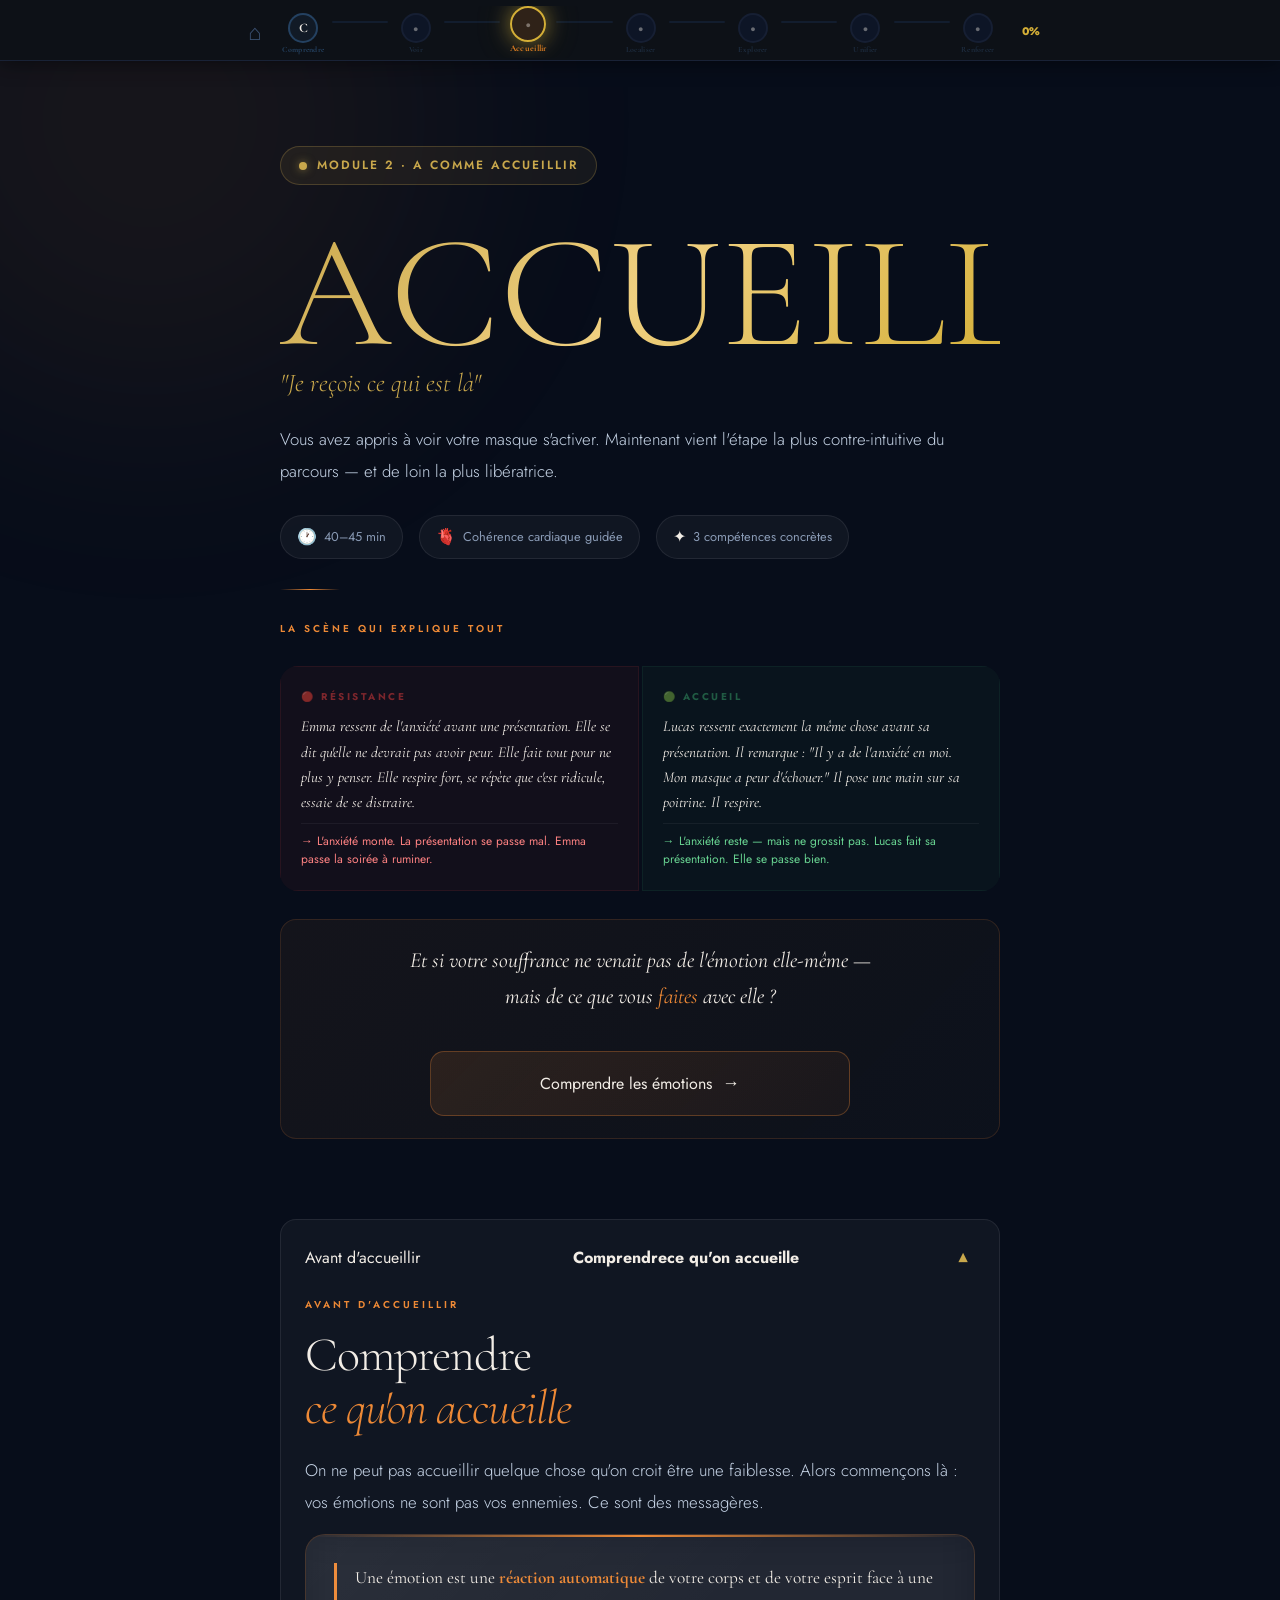
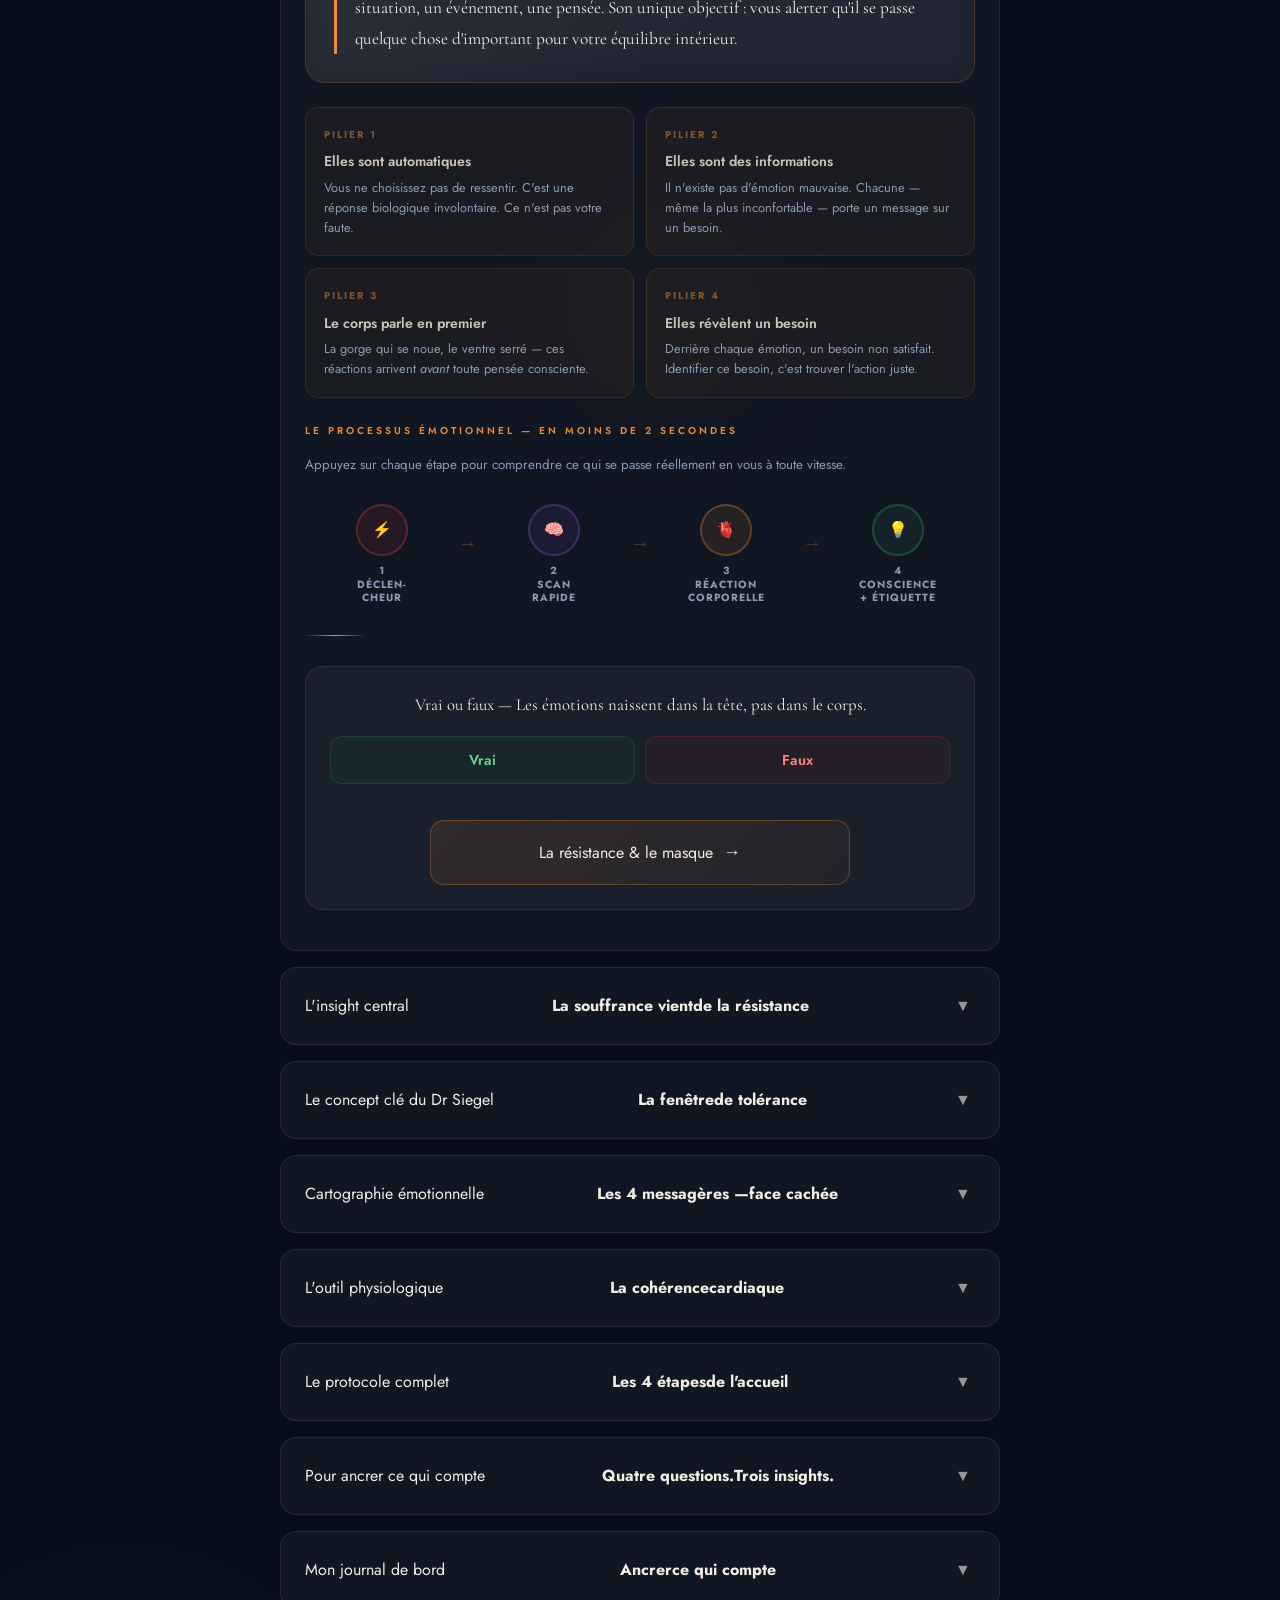
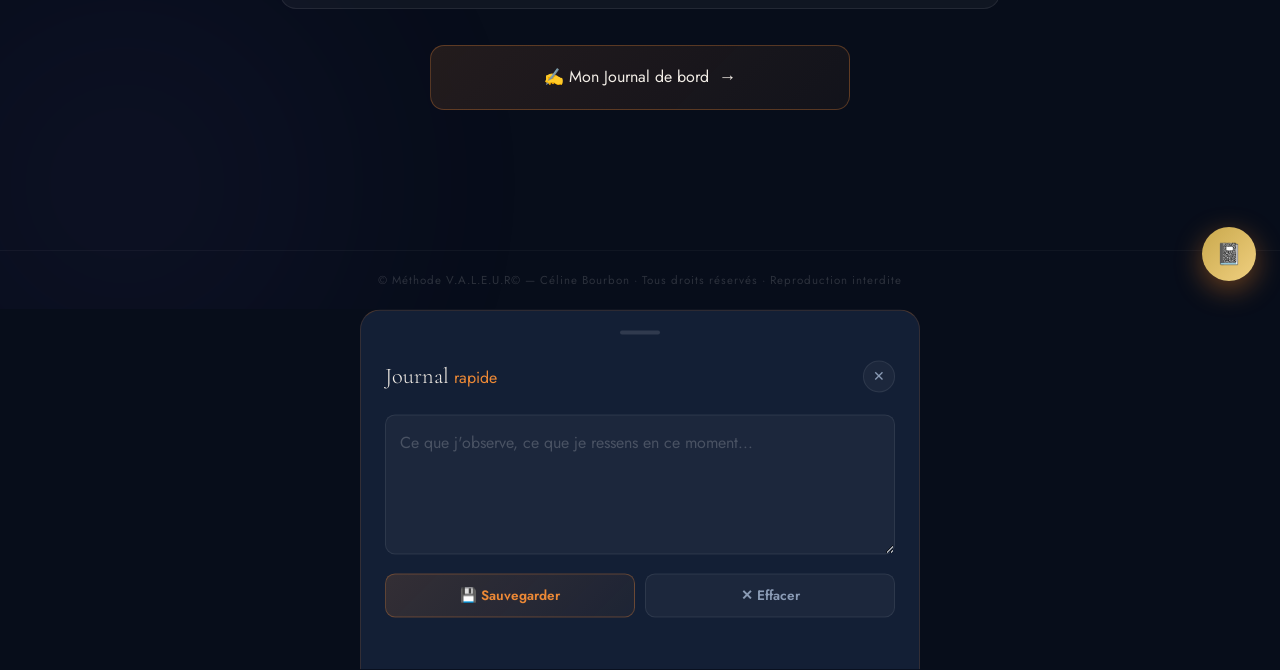
<file: module2.html>
<!DOCTYPE html>
<html lang="fr">
<head>
<meta charset="UTF-8">
<meta name="viewport" content="width=device-width, initial-scale=1.0, maximum-scale=1.0">
<title>Module 2 — ACCUEILLIR · La porte vers vos émotions · Méthode V.A.L.E.U.R©</title>
<link href="https://fonts.googleapis.com/css2?family=Cormorant+Garamond:ital,wght@0,300;0,400;0,600;0,700;1,300;1,400&family=Jost:wght@300;400;500;600;700&display=swap" rel="stylesheet">
<link rel="stylesheet" href="valeur-design-system-v2.css">
<meta name="robots" content="noindex, nofollow">
<style>
*,*::before,*::after{box-sizing:border-box;margin:0;padding:0;}
:root{
  --gold:#C9A84C;--gold-light:#F0D080;--gold-glow:rgba(201,168,76,.22);
  --navy:#070D1A;--navy2:#0D1526;--navy3:#131F35;
  --glass:rgba(255,255,255,.04);--gb:rgba(255,255,255,.08);
  --text:#F2EDE6;--muted:#8A9BB5;--text2:#C8D6E8;
  --orange:#ED8936;--orange-light:#FBD38D;--orange-glow:rgba(237,137,54,.2);
  --red:#E53E3E;--yellow:#D69E2E;--green:#38A169;--blue:#3182CE;--indigo:#5A67D8;--violet:#805AD5;
}
html{scroll-behavior:smooth;}
body{font-family:'Jost',sans-serif;background:var(--navy);color:var(--text);min-height:100vh;overflow-x:hidden;user-select:none;-webkit-user-select:none;}

/* ── AURORA ── */
.bg-aurora{position:fixed;inset:0;z-index:0;overflow:hidden;pointer-events:none;}
.orb{position:absolute;border-radius:50%;filter:blur(130px);animation:drift 22s ease-in-out infinite;}
.orb1{width:600px;height:600px;background:var(--orange);top:-180px;right:-150px;opacity:.07;}
.orb2{width:450px;height:450px;background:var(--violet);bottom:-100px;left:-100px;opacity:.06;animation-delay:-9s;}
.orb3{width:300px;height:300px;background:var(--gold);top:50%;left:40%;opacity:.04;animation-delay:-17s;}
@keyframes drift{0%,100%{transform:translate(0,0);}33%{transform:translate(30px,-25px);}66%{transform:translate(-20px,30px);}}

/* ── PROGRESS BAR ── */
#progress-bar{position:fixed;top:0;left:0;right:0;z-index:1000;background:rgba(7,13,26,.92);backdrop-filter:blur(20px);border-bottom:1px solid rgba(237,137,54,.15);padding:10px 20px;display:flex;align-items:center;gap:12px;}
.pb-back{display:flex;align-items:center;gap:6px;background:var(--glass);border:1px solid var(--gb);border-radius:8px;padding:6px 12px;color:var(--muted);font-size:12px;letter-spacing:.5px;text-decoration:none;transition:all .3s;white-space:nowrap;flex-shrink:0;}
.pb-back:hover{background:var(--orange-glow);border-color:var(--orange);color:var(--orange);}
.pb-steps{display:flex;gap:6px;flex:1;align-items:center;}
.pb-step{flex:1;height:30px;border-radius:8px;background:rgba(255,255,255,.04);border:1px solid rgba(255,255,255,.06);display:flex;align-items:center;justify-content:center;transition:all .5s cubic-bezier(.34,1.56,.64,1);}
.pb-step.done{background:linear-gradient(135deg,var(--gold),var(--gold-light));border-color:var(--gold-light);}
.pb-step.active{background:rgba(237,137,54,.1);border-color:var(--orange);animation:pb-pulse 2.5s ease-in-out infinite;}
@keyframes pb-pulse{0%,100%{box-shadow:0 0 0 0 rgba(237,137,54,.3);}50%{box-shadow:0 0 0 4px rgba(237,137,54,0);}}
.pb-letter{font-size:11px;font-weight:700;letter-spacing:1.5px;color:var(--muted);}
.pb-step.done .pb-letter{color:#070D1A;}
.pb-step.active .pb-letter{color:var(--orange);}
.pb-pct{font-size:13px;font-weight:700;color:var(--gold);min-width:36px;text-align:right;}
@media(max-width:480px){.pb-letter{font-size:9px;}.pb-step{height:24px;}#progress-bar{padding:8px 12px;gap:8px;}.pb-back span{display:none;}}

/* ── SCROLL LINE ── */
#scroll-line{position:fixed;top:50px;left:0;height:2px;z-index:999;background:linear-gradient(90deg,var(--orange),var(--gold-light));width:0%;transition:width .1s linear;}

/* ── DOT NAV ── */
#dot-nav{position:fixed;right:18px;top:50%;transform:translateY(-50%);z-index:500;display:flex;flex-direction:column;gap:10px;}
.dot{width:8px;height:8px;border-radius:50%;background:rgba(255,255,255,.15);border:1px solid rgba(255,255,255,.1);cursor:pointer;transition:all .4s;}
.dot.active{background:var(--orange);border-color:var(--orange);box-shadow:0 0 8px rgba(237,137,54,.5);transform:scale(1.3);}
.dot:hover{background:rgba(237,137,54,.5);}
@media(max-width:768px){#dot-nav{display:none;}}

/* ── MAIN ── */
main{position:relative;z-index:1;max-width:760px;margin:0 auto;padding:72px 20px 140px;}

/* ── SECTIONS ── */
.section{padding:60px 0;opacity:0;transform:translateY(30px);transition:opacity .7s ease,transform .7s ease;}
.section.visible{opacity:1;transform:none;}
.s-label{font-size:10px;letter-spacing:3px;text-transform:uppercase;color:var(--orange);margin-bottom:10px;font-weight:600;}
.s-title{font-family:'Cormorant Garamond',serif;font-size:clamp(2rem,5vw,3rem);font-weight:300;line-height:1.1;color:var(--text);margin-bottom:20px;}
.s-title em{font-style:italic;color:var(--orange);}
.s-lead{font-size:1.05rem;line-height:1.88;color:var(--text2);font-weight:300;margin-bottom:24px;}
.divider{width:60px;height:1px;background:linear-gradient(90deg,transparent,var(--orange),transparent);margin:30px 0;}
.divider-gold{width:60px;height:1px;background:linear-gradient(90deg,transparent,var(--gold),transparent);margin:30px 0;}

/* ── GLASS ── */
.glass{background:var(--glass);backdrop-filter:blur(20px);-webkit-backdrop-filter:blur(20px);border:1px solid var(--gb);border-radius:20px;padding:28px;position:relative;overflow:hidden;}
.glass::before{content:'';position:absolute;inset:0;background:linear-gradient(135deg,rgba(255,255,255,.04) 0%,transparent 60%);pointer-events:none;}
.glass-orange{border-color:rgba(237,137,54,.2);}
.glass-orange::after{content:'';position:absolute;top:0;left:0;right:0;height:2px;background:linear-gradient(90deg,transparent,var(--orange),transparent);}
.glass-gold{border-color:rgba(201,168,76,.25);}
.glass-gold::after{content:'';position:absolute;top:0;left:0;right:0;height:2px;background:linear-gradient(90deg,transparent,var(--gold),transparent);}

/* ── HERO ── */
.module-hero-badge{display:inline-flex;align-items:center;gap:10px;margin-bottom:28px;padding:8px 18px;border-radius:100px;background:rgba(237,137,54,.08);border:1px solid rgba(237,137,54,.2);}
.mhb-dot{width:8px;height:8px;border-radius:50%;background:var(--orange);box-shadow:0 0 8px var(--orange);animation:glow-pulse 2s ease-in-out infinite;}
@keyframes glow-pulse{0%,100%{opacity:1;transform:scale(1);}50%{opacity:.5;transform:scale(.85);}}
.mhb-text{font-size:.75rem;letter-spacing:2px;text-transform:uppercase;color:var(--gold,#C9A84C);font-weight:600;}
.hero-big-letter{font-family:'Cormorant Garamond',serif;font-size:clamp(5rem,18vw,10rem);font-weight:300;color:transparent;background:linear-gradient(135deg,#C9A84C 0%,#F0D080 50%,#D4AF37 100%);-webkit-background-clip:text;-webkit-text-fill-color:transparent;background-clip:text;line-height:1;display:block;margin-bottom:-10px;}
.hero-subtitle{font-family:'Cormorant Garamond',serif;font-size:clamp(1.2rem,3vw,1.6rem);font-weight:300;font-style:italic;color:var(--gold);margin-bottom:20px;}
.hero-meta{display:flex;gap:16px;flex-wrap:wrap;margin-top:28px;}
.hero-meta-pill{display:flex;align-items:center;gap:7px;background:var(--glass);border:1px solid var(--gb);border-radius:100px;padding:7px 16px;font-size:.8rem;color:var(--muted);}

/* ── SCENE ACCROCHE ── */
.paradox-split{display:grid;grid-template-columns:1fr 1fr;gap:3px;border-radius:18px;overflow:hidden;margin:28px 0;}
.ps-resist{background:rgba(229,62,62,.05);border:1px solid rgba(229,62,62,.1);padding:22px 20px;}
.ps-accueil{background:rgba(56,161,105,.05);border:1px solid rgba(56,161,105,.1);padding:22px 20px;}
.ps-label{font-size:.62rem;letter-spacing:2.5px;text-transform:uppercase;font-weight:700;margin-bottom:10px;}
.ps-resist .ps-label{color:rgba(229,62,62,.5);}
.ps-accueil .ps-label{color:rgba(56,161,105,.5);}
.ps-scenario{font-family:'Cormorant Garamond',serif;font-size:.95rem;font-style:italic;color:var(--text);line-height:1.65;margin-bottom:8px;}
.ps-result{font-size:.75rem;color:var(--muted);line-height:1.5;padding-top:8px;border-top:1px solid rgba(255,255,255,.05);}
.ps-resist .ps-result{color:#FC8181;}
.ps-accueil .ps-result{color:#68D391;}
@media(max-width:540px){.paradox-split{grid-template-columns:1fr;}}

.insight-banner{margin:20px 0;padding:22px 24px;border-radius:16px;background:linear-gradient(135deg,rgba(237,137,54,.06),rgba(201,168,76,.03));border:1px solid rgba(237,137,54,.15);text-align:center;}
.ib-question{font-family:'Cormorant Garamond',serif;font-size:clamp(1.1rem,3vw,1.35rem);font-style:italic;color:var(--text);line-height:1.7;}
.ib-question em{color:var(--orange);}

/* ── PROCESSUS EMOTIONNEL ── */
.process-frise{margin:28px 0;position:relative;}
.pf-track{display:flex;align-items:center;gap:0;position:relative;}
.pf-node{display:flex;flex-direction:column;align-items:center;flex:1;cursor:pointer;}
.pf-circle{width:52px;height:52px;border-radius:50%;display:flex;align-items:center;justify-content:center;font-size:1rem;margin-bottom:8px;transition:all .3s;border:2px solid transparent;}
.pf-node:hover .pf-circle{transform:scale(1.1);}
.pf-num{font-size:.65rem;letter-spacing:1px;text-transform:uppercase;font-weight:700;color:var(--muted);text-align:center;line-height:1.3;}
.pf-arrow{color:rgba(237,137,54,.3);font-size:1.2rem;flex-shrink:0;margin-bottom:22px;}
.pf-detail{margin-top:16px;background:var(--glass);border:1px solid var(--gb);border-radius:14px;padding:16px 18px;display:none;animation:fadeIn .4s ease;}
.pf-detail.show{display:block;}
@keyframes fadeIn{from{opacity:0;transform:translateY(6px);}to{opacity:1;transform:none;}}
.pfd-title{font-weight:600;font-size:.88rem;color:var(--text);margin-bottom:4px;}
.pfd-desc{font-size:.83rem;color:var(--text2);line-height:1.65;}
.pfd-badge{display:inline-block;font-size:.62rem;letter-spacing:1.5px;text-transform:uppercase;padding:2px 9px;border-radius:100px;font-weight:700;margin-bottom:6px;}
.timing-bar{margin-top:14px;padding:10px 16px;background:rgba(237,137,54,.06);border:1px solid rgba(237,137,54,.15);border-radius:10px;font-size:.78rem;color:var(--orange);text-align:center;letter-spacing:.5px;}

/* ── KEY INSIGHT ── */
.key-insight{display:flex;gap:14px;align-items:flex-start;padding:18px 20px;border-radius:14px;background:linear-gradient(135deg,rgba(237,137,54,.05),rgba(201,168,76,.03));border:1px solid rgba(255,255,255,.06);margin:20px 0;}
.ki-icon{font-size:1.3rem;flex-shrink:0;margin-top:2px;}
.ki-text{font-size:.9rem;color:var(--text);line-height:1.72;font-weight:300;}
.ki-text strong{color:var(--orange);font-weight:600;}

/* ── VÉRITE QUIZ (vrai/faux) ── */
.vf-card{background:var(--glass);border:1px solid var(--gb);border-radius:18px;padding:24px;margin:20px 0;}
.vf-question{font-family:'Cormorant Garamond',serif;font-size:1.05rem;color:var(--text);line-height:1.65;margin-bottom:18px;text-align:center;}
.vf-btns{display:flex;gap:10px;}
.vf-btn{flex:1;padding:13px;border-radius:12px;font-family:'Jost',sans-serif;font-size:.9rem;font-weight:600;cursor:pointer;transition:all .35s;border:1px solid;}
.vf-true{background:rgba(56,161,105,.06);border-color:rgba(56,161,105,.2);color:#68D391;}
.vf-false{background:rgba(229,62,62,.06);border-color:rgba(229,62,62,.2);color:#FC8181;}
.vf-btn:hover{transform:translateY(-2px);}
.vf-btn.correct{background:rgba(56,161,105,.15);border-color:rgba(56,161,105,.5);}
.vf-btn.wrong{background:rgba(229,62,62,.15);border-color:rgba(229,62,62,.4);}
.vf-reveal{margin-top:14px;padding:14px 16px;border-radius:12px;background:rgba(255,255,255,.03);border:1px solid rgba(255,255,255,.07);font-size:.87rem;color:var(--text2);line-height:1.65;display:none;}
.vf-reveal.show{display:block;animation:fadeIn .4s ease;}

/* ── BALLON SOUS L'EAU ── */
.balloon-scene{position:relative;height:220px;border-radius:20px;overflow:hidden;margin:24px 0;background:linear-gradient(180deg,rgba(7,13,26,.6) 0%,rgba(49,130,206,.08) 40%,rgba(49,130,206,.15) 100%);border:1px solid rgba(49,130,206,.15);}
.water-line{position:absolute;top:40%;left:0;right:0;height:1px;background:rgba(49,130,206,.3);}
.water-label{position:absolute;top:40%;right:14px;transform:translateY(-50%);font-size:.6rem;letter-spacing:2px;text-transform:uppercase;color:rgba(49,130,206,.5);}
.surface-label{position:absolute;top:10px;left:14px;font-size:.6rem;letter-spacing:2px;text-transform:uppercase;color:rgba(255,255,255,.2);}
.balloon-wrap{position:absolute;bottom:20px;left:50%;transform:translateX(-50%);display:flex;flex-direction:column;align-items:center;gap:0;}
.balloon-body{width:52px;height:66px;border-radius:50% 50% 50% 50% / 55% 55% 45% 45%;background:linear-gradient(135deg,var(--orange),#FBD38D);position:relative;animation:balloon-fight 2.8s ease-in-out infinite;}
@keyframes balloon-fight{0%,100%{transform:translateY(0);}40%{transform:translateY(-14px);}60%{transform:translateY(-8px);}}
.balloon-body::after{content:'';position:absolute;top:16px;left:12px;width:14px;height:10px;border-radius:50%;background:rgba(255,255,255,.35);transform:rotate(-30deg);}
.balloon-knot{width:8px;height:10px;background:var(--orange-light);border-radius:50% 50% 50% 50% / 30% 30% 70% 70%;margin:-2px auto 0;}
.balloon-string{width:1px;height:34px;background:rgba(237,137,54,.4);}
.hand-hold{font-size:1.4rem;line-height:1;}
.balloon-wrap.released .balloon-body{animation:balloon-fly 1.2s cubic-bezier(.34,1.56,.64,1) forwards;}
@keyframes balloon-fly{0%{transform:translateY(0);}100%{transform:translateY(-260px);}}
.balloon-wrap.released .hand-hold{animation:hand-open .4s ease forwards;}
@keyframes hand-open{to{opacity:.3;}}
.balloon-caption{position:absolute;bottom:12px;right:16px;font-size:.72rem;font-style:italic;color:rgba(255,255,255,.25);}
.balloon-tabs{display:flex;gap:8px;margin-bottom:-1px;}
.btab{padding:7px 18px;border-radius:10px 10px 0 0;font-size:.78rem;font-weight:600;cursor:pointer;background:rgba(255,255,255,.03);border:1px solid rgba(255,255,255,.06);color:var(--muted);transition:all .3s;border-bottom:none;}
.btab.active-r{background:rgba(229,62,62,.1);border-color:rgba(229,62,62,.2);color:#FC8181;}
.btab.active-g{background:rgba(56,161,105,.1);border-color:rgba(56,161,105,.2);color:#68D391;}
.balloon-wrap.released{bottom:auto;top:-20px;}

/* ── RÉSISTANCE GRID ── */
.resist-grid{display:grid;grid-template-columns:1fr 1fr;gap:10px;margin:24px 0;}
.r-card{background:var(--glass);border:1px solid rgba(229,62,62,.1);border-radius:14px;padding:16px 18px;transition:all .35s;cursor:default;}
.r-card:hover{border-color:rgba(229,62,62,.25);transform:translateY(-2px);}
.r-icon{font-size:1.3rem;margin-bottom:8px;}
.r-name{font-size:.85rem;font-weight:600;color:var(--text);margin-bottom:4px;}
.r-desc{font-size:.78rem;color:var(--text2);line-height:1.55;}
.r-masque{font-size:.65rem;letter-spacing:1.5px;text-transform:uppercase;color:rgba(229,62,62,.5);margin-top:6px;}
@media(max-width:500px){.resist-grid{grid-template-columns:1fr;}}

/* ── RÉSISTANCE QUIZ ── */
.scenario-cards{display:flex;flex-direction:column;gap:10px;margin:20px 0;}
.sc-card{background:var(--glass);border:1px solid var(--gb);border-radius:14px;padding:18px 20px;cursor:pointer;transition:all .3s;}
.sc-card:hover{border-color:rgba(237,137,54,.2);}
.sc-scenario{font-family:'Cormorant Garamond',serif;font-size:1rem;font-style:italic;color:var(--text);margin-bottom:10px;line-height:1.6;}
.sc-choices{display:flex;gap:8px;flex-wrap:wrap;}
.sc-choice{padding:6px 14px;border-radius:100px;font-size:.76rem;background:rgba(255,255,255,.04);border:1px solid rgba(255,255,255,.08);color:var(--muted);cursor:pointer;transition:all .3s;}
.sc-choice:hover{background:rgba(237,137,54,.07);border-color:rgba(237,137,54,.2);color:var(--text);}
.sc-choice.correct{background:rgba(56,161,105,.1);border-color:rgba(56,161,105,.35);color:#68D391;}
.sc-choice.wrong{background:rgba(229,62,62,.08);border-color:rgba(229,62,62,.25);color:#FC8181;}
.sc-reveal{font-size:.82rem;color:var(--text2);line-height:1.6;margin-top:10px;padding-top:10px;border-top:1px solid rgba(255,255,255,.05);display:none;}
.sc-reveal.show{display:block;animation:fadeIn .4s ease;}

/* ── FENÊTRE DE TOLÉRANCE ── */
.tolerance-container{margin:28px 0;position:relative;}
.tw-visual{border-radius:20px;overflow:hidden;border:1px solid rgba(255,255,255,.08);position:relative;}
.tw-zone{padding:22px 24px;cursor:pointer;transition:all .35s;position:relative;}
.tw-zone.hyper{background:rgba(229,62,62,.07);border-bottom:1px solid rgba(229,62,62,.1);}
.tw-zone.optimal{background:rgba(56,161,105,.07);border-bottom:1px solid rgba(56,161,105,.1);}
.tw-zone.hypo{background:rgba(49,130,206,.07);}
.tw-zone-header{display:flex;align-items:center;justify-content:space-between;}
.tw-zone-label{display:flex;align-items:center;gap:10px;}
.tw-zone-dot{width:10px;height:10px;border-radius:50%;flex-shrink:0;}
.tw-zone.hyper .tw-zone-dot{background:var(--red);box-shadow:0 0 6px rgba(229,62,62,.5);}
.tw-zone.optimal .tw-zone-dot{background:var(--green);box-shadow:0 0 6px rgba(56,161,105,.5);}
.tw-zone.hypo .tw-zone-dot{background:var(--blue);box-shadow:0 0 6px rgba(49,130,206,.5);}
.tw-zone-name{font-weight:700;font-size:.88rem;}
.tw-zone.hyper .tw-zone-name{color:#FC8181;}
.tw-zone.optimal .tw-zone-name{color:#68D391;}
.tw-zone.hypo .tw-zone-name{color:#63B3ED;}
.tw-zone-badge{font-size:.62rem;letter-spacing:1.5px;text-transform:uppercase;padding:3px 10px;border-radius:100px;font-weight:700;}
.tw-zone.hyper .tw-zone-badge{background:rgba(229,62,62,.1);color:rgba(229,62,62,.7);border:1px solid rgba(229,62,62,.2);}
.tw-zone.optimal .tw-zone-badge{background:rgba(56,161,105,.1);color:rgba(56,161,105,.7);border:1px solid rgba(56,161,105,.2);}
.tw-zone.hypo .tw-zone-badge{background:rgba(49,130,206,.1);color:rgba(49,130,206,.7);border:1px solid rgba(49,130,206,.2);}
.tw-zone-detail{max-height:0;overflow:hidden;transition:max-height .5s cubic-bezier(.4,0,.2,1);}
.tw-zone.open .tw-zone-detail{max-height:250px;}
.tw-zone-body{padding-top:14px;}
.tw-zone-desc{font-size:.85rem;color:var(--text2);line-height:1.7;margin-bottom:10px;}
.tw-zone-signs{display:flex;flex-wrap:wrap;gap:6px;margin-bottom:10px;}
.tw-sign{padding:4px 11px;border-radius:100px;font-size:.73rem;}
.tw-zone.hyper .tw-sign{background:rgba(229,62,62,.08);border:1px solid rgba(229,62,62,.15);color:rgba(252,129,129,.8);}
.tw-zone.optimal .tw-sign{background:rgba(56,161,105,.08);border:1px solid rgba(56,161,105,.15);color:rgba(104,211,145,.8);}
.tw-zone.hypo .tw-sign{background:rgba(49,130,206,.08);border:1px solid rgba(49,130,206,.15);color:rgba(99,179,237,.8);}
.tw-zone-masques{font-size:.73rem;color:rgba(255,255,255,.25);font-style:italic;}

.tw-locator{margin-top:16px;padding:18px 20px;background:rgba(201,168,76,.04);border:1px solid rgba(201,168,76,.15);border-radius:14px;}
.tw-loc-label{font-size:.7rem;letter-spacing:2px;text-transform:uppercase;color:var(--gold);margin-bottom:12px;font-weight:600;}
.tw-loc-btns{display:flex;gap:8px;flex-wrap:wrap;}
.tw-loc-btn{flex:1;min-width:120px;padding:10px 14px;border-radius:10px;font-family:'Jost',sans-serif;font-size:.8rem;font-weight:600;cursor:pointer;transition:all .35s;border:1px solid rgba(255,255,255,.08);background:rgba(255,255,255,.03);color:var(--muted);}
.tw-loc-btn:hover{border-color:rgba(201,168,76,.3);color:var(--gold);}
.tw-loc-result{margin-top:14px;padding:14px 16px;border-radius:12px;font-size:.87rem;color:var(--text);line-height:1.7;display:none;animation:fadeIn .4s ease;}
.tw-loc-result.show{display:block;}

/* ── FLIP CARDS ÉMOTIONS ── */
.flip-emotions-grid{display:grid;grid-template-columns:1fr 1fr;gap:12px;margin:28px 0;perspective:1000px;}
.flip-emotion-card{height:180px;cursor:pointer;perspective:1000px;}
.fec-inner{width:100%;height:100%;position:relative;transform-style:preserve-3d;transition:transform .6s cubic-bezier(.4,0,.2,1);}
.flip-emotion-card.flipped .fec-inner{transform:rotateY(180deg);}
.fec-front,.fec-back{position:absolute;inset:0;border-radius:16px;backface-visibility:hidden;-webkit-backface-visibility:hidden;padding:20px 16px;display:flex;flex-direction:column;}
.fec-back{transform:rotateY(180deg);}
.fec-front{justify-content:space-between;border:1px solid rgba(255,255,255,.07);}
.fec-back{border:1px solid rgba(255,255,255,.07);}
.fec-emoji{font-size:2rem;margin-bottom:6px;}
.fec-name{font-family:'Cormorant Garamond',serif;font-size:1.1rem;font-weight:400;color:var(--text);}
.fec-signal{font-size:.72rem;color:var(--muted);font-style:italic;margin-top:4px;line-height:1.4;}
.fec-tap{font-size:.6rem;letter-spacing:2px;text-transform:uppercase;color:rgba(255,255,255,.2);margin-top:auto;}
.fec-back-label{font-size:.6rem;letter-spacing:2px;text-transform:uppercase;font-weight:700;margin-bottom:8px;}
.fec-message{font-family:'Cormorant Garamond',serif;font-size:.9rem;font-style:italic;color:var(--text);line-height:1.55;margin-bottom:8px;}
.fec-need{font-size:.78rem;color:var(--muted);margin-bottom:6px;}
.fec-body-loc{font-size:.72rem;font-style:italic;color:rgba(255,255,255,.3);}
/* Couleurs par famille */
.fe-anxiete .fec-front{background:rgba(90,103,216,.06);}
.fe-anxiete .fec-back{background:rgba(90,103,216,.09);}
.fe-anxiete .fec-back-label{color:rgba(163,191,250,.6);}
.fe-colere .fec-front{background:rgba(229,62,62,.06);}
.fe-colere .fec-back{background:rgba(229,62,62,.09);}
.fe-colere .fec-back-label{color:rgba(252,129,129,.6);}
.fe-tristesse .fec-front{background:rgba(49,130,206,.06);}
.fe-tristesse .fec-back{background:rgba(49,130,206,.09);}
.fe-tristesse .fec-back-label{color:rgba(99,179,237,.6);}
.fe-culpa .fec-front{background:rgba(128,90,213,.06);}
.fe-culpa .fec-back{background:rgba(128,90,213,.09);}
.fe-culpa .fec-back-label{color:rgba(214,188,250,.6);}
.fec-flip-hint{text-align:center;font-size:.72rem;color:rgba(255,255,255,.2);margin-bottom:8px;font-style:italic;}
@media(max-width:500px){.flip-emotions-grid{grid-template-columns:1fr;}.flip-emotion-card{height:160px;}}

/* ── QUIZ EMOTION MINI ── */
.emotion-quiz{margin:20px 0;}
.eq-question{font-family:'Cormorant Garamond',serif;font-size:1.05rem;color:var(--text);line-height:1.65;margin-bottom:14px;text-align:center;font-style:italic;}
.eq-opts{display:flex;gap:8px;flex-wrap:wrap;justify-content:center;}
.eq-opt{padding:8px 18px;border-radius:100px;font-size:.8rem;cursor:pointer;background:var(--glass);border:1px solid rgba(255,255,255,.07);color:var(--muted);transition:all .35s;}
.eq-opt:hover{background:rgba(237,137,54,.07);border-color:rgba(237,137,54,.2);color:var(--text);}
.eq-opt.correct{background:rgba(56,161,105,.1);border-color:rgba(56,161,105,.35);color:#68D391;}
.eq-opt.wrong{background:rgba(229,62,62,.08);border-color:rgba(229,62,62,.25);color:#FC8181;}
.eq-feedback{margin-top:14px;padding:14px 16px;border-radius:12px;background:rgba(255,255,255,.03);border:1px solid rgba(255,255,255,.07);font-size:.87rem;color:var(--text2);line-height:1.65;display:none;}
.eq-feedback.show{display:block;animation:fadeIn .4s ease;}

/* ── COHÉRENCE CARDIAQUE ── */
.cc-card{background:linear-gradient(135deg,rgba(237,137,54,.05),rgba(201,168,76,.03));border:1px solid rgba(237,137,54,.2);border-radius:24px;padding:36px 28px;text-align:center;position:relative;overflow:hidden;}
.cc-card::before{content:'';position:absolute;top:0;left:0;right:0;height:2px;background:linear-gradient(90deg,transparent,var(--orange),transparent);}
.cc-orb-wrap{position:relative;width:140px;height:140px;margin:28px auto;}
.cc-orb{width:100px;height:100px;border-radius:50%;background:linear-gradient(135deg,rgba(237,137,54,.25),rgba(237,137,54,.08));border:2px solid rgba(237,137,54,.4);position:absolute;top:50%;left:50%;transform:translate(-50%,-50%);display:flex;align-items:center;justify-content:center;font-size:1.8rem;transition:all 5s cubic-bezier(.4,0,.2,1);}
.cc-ring1{position:absolute;inset:-12px;border-radius:50%;border:1.5px solid rgba(237,137,54,.15);transition:all 5s cubic-bezier(.4,0,.2,1);}
.cc-ring2{position:absolute;inset:-24px;border-radius:50%;border:1px solid rgba(237,137,54,.07);transition:all 5s cubic-bezier(.4,0,.2,1);}
.cc-orb.inhale{width:118px;height:118px;background:linear-gradient(135deg,rgba(237,137,54,.4),rgba(237,137,54,.15));border-color:rgba(237,137,54,.6);box-shadow:0 0 28px rgba(237,137,54,.2);}
.cc-orb.inhale .cc-ring1{inset:-8px;}
.cc-orb.inhale .cc-ring2{inset:-16px;}
.cc-orb.exhale{width:86px;height:86px;background:linear-gradient(135deg,rgba(237,137,54,.12),rgba(237,137,54,.04));border-color:rgba(237,137,54,.25);}
.cc-orb.exhale .cc-ring1{inset:-16px;}
.cc-orb.exhale .cc-ring2{inset:-30px;}
.cc-phase{font-family:'Cormorant Garamond',serif;font-size:1.2rem;font-style:italic;color:var(--text);min-height:32px;margin-top:8px;transition:opacity .5s;}
.cc-count{font-size:.75rem;letter-spacing:2px;text-transform:uppercase;color:var(--muted);margin-top:6px;}
.cc-timer{font-family:'Cormorant Garamond',serif;font-size:2.5rem;font-weight:300;color:var(--orange);margin:10px 0;}
.btn-cc{display:inline-flex;align-items:center;gap:8px;background:linear-gradient(135deg,rgba(237,137,54,.15),rgba(237,137,54,.06));border:1px solid rgba(237,137,54,.35);border-radius:14px;padding:14px 28px;font-family:'Jost',sans-serif;font-size:.9rem;font-weight:600;color:var(--orange);cursor:pointer;margin-top:20px;transition:all .3s;}
.btn-cc:hover{background:rgba(237,137,54,.2);transform:translateY(-2px);}
.cc-science{display:grid;grid-template-columns:1fr 1fr 1fr;gap:10px;margin:24px 0;}
.cs-item{background:var(--glass);border:1px solid var(--gb);border-radius:12px;padding:14px 12px;text-align:center;}
.cs-val{font-family:'Cormorant Garamond',serif;font-size:1.6rem;font-weight:300;color:var(--orange);}
.cs-label{font-size:.68rem;letter-spacing:1px;text-transform:uppercase;color:var(--muted);margin-top:4px;line-height:1.4;}
@media(max-width:500px){.cc-science{grid-template-columns:1fr;}}

/* ── STEPPER 4 ÉTAPES ── */
.stepper{display:flex;flex-direction:column;gap:3px;margin:28px 0;}
.st-step{border-radius:16px;overflow:hidden;cursor:pointer;transition:all .3s;border:1px solid rgba(255,255,255,.07);}
.st-step:hover{border-color:rgba(237,137,54,.2);}
.st-step.active{border-color:rgba(237,137,54,.3);}
.st-header{display:flex;align-items:center;gap:14px;padding:18px 20px;}
.st-num{width:44px;height:44px;border-radius:12px;flex-shrink:0;background:linear-gradient(135deg,var(--orange),#FBD38D);display:flex;align-items:center;justify-content:center;font-family:'Cormorant Garamond',serif;font-size:1.3rem;font-weight:600;color:var(--navy);}
.st-info{flex:1;}
.st-name{font-weight:600;font-size:.92rem;color:var(--text);}
.st-sub{font-size:.77rem;color:var(--muted);margin-top:2px;font-weight:300;}
.st-arrow{font-size:.9rem;color:var(--muted);transition:transform .3s;}
.st-step.active .st-arrow{transform:rotate(90deg);color:var(--orange);}
.st-body{max-height:0;overflow:hidden;transition:max-height .5s cubic-bezier(.4,0,.2,1);}
.st-step.active .st-body{max-height:400px;}
.st-content{padding:0 20px 20px;}
.st-phrase{font-family:'Cormorant Garamond',serif;font-size:1.02rem;font-style:italic;color:var(--text);padding:14px 18px;border-left:3px solid var(--orange);background:rgba(237,137,54,.05);border-radius:0 12px 12px 0;margin-bottom:12px;line-height:1.6;}
.st-expl{font-size:.86rem;color:var(--muted);line-height:1.7;margin-bottom:10px;}
.st-tags{display:flex;flex-wrap:wrap;gap:6px;margin-top:8px;}
.st-tag{padding:4px 12px;border-radius:100px;font-size:.72rem;background:rgba(237,137,54,.06);border:1px solid rgba(237,137,54,.18);color:rgba(237,137,54,.8);}

/* ── VIGNETTE COMPARAISON LÉA ── */
.vignette-compare{margin:28px 0;border-radius:20px;overflow:hidden;}
.vc-label{font-size:.62rem;letter-spacing:2.5px;text-transform:uppercase;font-weight:700;padding:10px 22px;display:block;}
.vc-before{background:rgba(229,62,62,.04);border:1px solid rgba(229,62,62,.1);}
.vc-after{background:rgba(56,161,105,.04);border:1px solid rgba(56,161,105,.1);margin-top:3px;}
.vc-before .vc-label{color:rgba(229,62,62,.5);}
.vc-after .vc-label{color:rgba(56,161,105,.5);}
.vc-trigger{font-size:.68rem;letter-spacing:1.5px;text-transform:uppercase;color:rgba(255,255,255,.2);padding:0 22px 6px;font-weight:600;}
.vc-text{font-size:.88rem;color:var(--muted);line-height:1.75;padding:0 22px 18px;}

/* ── QUIZ FINAL ── */
.quiz-wrap{margin:28px 0;}
.qz-card{background:var(--glass);border:1px solid var(--gb);border-radius:20px;padding:28px;}
.qz-prog{height:2px;background:rgba(255,255,255,.06);border-radius:1px;margin-bottom:20px;overflow:hidden;}
.qzpb{height:100%;background:linear-gradient(90deg,var(--orange),var(--gold-light));border-radius:1px;transition:width .5s;}
.qz-num{font-size:.68rem;letter-spacing:2.5px;text-transform:uppercase;color:var(--orange);margin-bottom:8px;font-weight:600;}
.qz-text{font-family:'Cormorant Garamond',serif;font-size:1.1rem;color:var(--text);line-height:1.65;margin-bottom:20px;}
.qz-opts{display:flex;flex-direction:column;gap:8px;}
.qz-opt{width:100%;text-align:left;background:rgba(255,255,255,.03);border:1px solid rgba(255,255,255,.08);border-radius:12px;padding:14px 18px;font-family:'Jost',sans-serif;font-size:.88rem;color:var(--muted);cursor:pointer;transition:all .3s;line-height:1.5;}
.qz-opt:hover{background:rgba(237,137,54,.06);border-color:rgba(237,137,54,.2);color:var(--text);}
.qz-opt.correct{background:rgba(56,161,105,.1);border-color:rgba(56,161,105,.4);color:#68D391;}
.qz-opt.wrong{background:rgba(229,62,62,.08);border-color:rgba(229,62,62,.3);color:#FC8181;}
.qz-expl{margin-top:14px;padding:14px 16px;background:rgba(255,255,255,.03);border:1px solid rgba(255,255,255,.07);border-radius:12px;font-size:.85rem;color:var(--muted);line-height:1.65;display:none;}
.qz-expl.show{display:block;animation:fadeIn .4s ease;}
.qz-next{display:none;margin-top:14px;float:right;background:linear-gradient(135deg,var(--orange),#FBD38D);border:none;border-radius:10px;padding:11px 24px;font-family:'Jost',sans-serif;font-size:.88rem;font-weight:600;color:var(--navy);cursor:pointer;transition:all .3s;}
.qz-next.show{display:block;}
.qz-next:hover{transform:translateY(-1px);box-shadow:0 5px 18px rgba(237,137,54,.4);}
.qz-score{text-align:center;padding:32px 20px;display:none;}
.qz-score.show{display:block;animation:fadeIn .5s ease;}
.score-big{font-family:'Cormorant Garamond',serif;font-size:4.5rem;font-weight:300;color:var(--orange);line-height:1;}
.score-msg{font-size:1rem;color:var(--text);margin-top:16px;font-weight:300;line-height:1.8;}

/* ── BILAN ── */
.bilan-grid{display:grid;grid-template-columns:repeat(3,1fr);gap:12px;margin:24px 0;}
.bilan-card{background:var(--glass);border:1px solid var(--gb);border-radius:14px;padding:18px;text-align:center;}
.bc-icon{font-size:1.6rem;margin-bottom:8px;}
.bc-label{font-size:.65rem;letter-spacing:2px;text-transform:uppercase;color:var(--orange);margin-bottom:5px;}
.bc-text{font-size:.78rem;color:var(--muted);font-weight:300;line-height:1.5;}
@media(max-width:500px){.bilan-grid{grid-template-columns:1fr;}}

/* ── COMPLÉTION ── */
.complete-zone{text-align:center;padding:40px 20px;}
.btn-complete{display:inline-flex;align-items:center;gap:12px;background:linear-gradient(135deg,var(--orange) 0%,var(--gold-light) 100%);border:none;border-radius:18px;padding:20px 40px;font-family:'Jost',sans-serif;font-size:1.05rem;font-weight:700;color:var(--navy);cursor:pointer;letter-spacing:.5px;transition:all .5s cubic-bezier(.34,1.56,.64,1);box-shadow:0 8px 32px rgba(237,137,54,.4);}
.btn-complete:hover{transform:translateY(-4px) scale(1.04);box-shadow:0 16px 50px rgba(237,137,54,.6);}
.complete-sub{margin-top:14px;font-size:.85rem;color:var(--muted);}
.unlock-preview{display:flex;align-items:center;justify-content:center;gap:10px;margin-top:20px;padding:14px 24px;border-radius:14px;background:rgba(214,158,46,.06);border:1px solid rgba(214,158,46,.18);font-size:.85rem;color:var(--muted);opacity:0;transform:translateY(10px);transition:all .5s .2s ease;}

.unlock-preview.show{opacity:1;transform:none;}

/* ── BTN NEXT ── */
.btn-next{display:flex;align-items:center;justify-content:center;gap:10px;margin:36px auto 0;width:100%;max-width:420px;background:linear-gradient(135deg,rgba(237,137,54,.12),rgba(237,137,54,.05));border:1px solid rgba(237,137,54,.3);border-radius:14px;padding:16px 28px;font-family:'Jost',sans-serif;font-size:.97rem;font-weight:500;color:var(--orange);cursor:pointer;transition:all .4s cubic-bezier(.34,1.2,.64,1);}
.btn-next:hover{background:rgba(237,137,54,.18);transform:translateY(-2px) scale(1.02);box-shadow:0 8px 24px rgba(237,137,54,.2);}
.btn-next .bn-arrow{transition:transform .3s;font-size:1.1rem;}
.btn-next:hover .bn-arrow{transform:translateX(4px);}

/* ── JOURNAL MODULE ── */
.journal-module{margin:40px 0 0;border-radius:22px;overflow:hidden;border:1px solid rgba(237,137,54,.2);background:rgba(255,255,255,.02);}
.jm-header{background:linear-gradient(135deg,rgba(237,137,54,.08),rgba(237,137,54,.03));border-bottom:1px solid rgba(237,137,54,.12);padding:22px 28px;display:flex;align-items:center;gap:14px;}
.jm-header-icon{font-size:1.5rem;}
.jm-header-text h3{font-family:'Cormorant Garamond',serif;font-size:1.25rem;font-weight:400;color:var(--text);margin-bottom:3px;}
.jm-header-text p{font-size:.8rem;color:var(--muted);letter-spacing:.5px;}
.jm-memo{border-bottom:1px solid rgba(255,255,255,.05);}
.jm-memo-toggle{width:100%;background:none;border:none;padding:18px 28px;display:flex;align-items:center;justify-content:space-between;cursor:pointer;font-family:'Jost',sans-serif;font-size:.85rem;font-weight:600;color:var(--text2);letter-spacing:.5px;text-align:left;}
.jm-memo-toggle span{display:flex;align-items:center;gap:10px;}
.jm-memo-chevron{font-size:.75rem;color:var(--muted);transition:transform .3s;}
.jm-memo.open .jm-memo-chevron{transform:rotate(180deg);}
.jm-memo-body{display:none;padding:0 28px 22px;}
.jm-memo.open .jm-memo-body{display:block;}
.jm-memo-item{display:flex;gap:12px;align-items:flex-start;padding:10px 0;border-bottom:1px solid rgba(255,255,255,.04);}
.jm-memo-item:last-child{border-bottom:none;}
.jm-memo-num{width:26px;height:26px;border-radius:50%;background:rgba(237,137,54,.1);border:1px solid rgba(237,137,54,.2);display:flex;align-items:center;justify-content:center;font-size:.72rem;font-weight:700;color:var(--orange);flex-shrink:0;}
.jm-memo-text{font-size:.88rem;color:var(--text2);line-height:1.65;}
.jm-memo-text strong{color:var(--text);}
.jm-questions{padding:24px 28px;border-bottom:1px solid rgba(255,255,255,.05);}
.jm-q-label{font-size:.72rem;letter-spacing:2.5px;text-transform:uppercase;color:var(--orange);margin-bottom:18px;font-weight:600;}
.jm-q-item{margin-bottom:18px;}
.jm-q-item:last-child{margin-bottom:0;}
.jm-q-text{font-size:.88rem;color:var(--text2);line-height:1.6;margin-bottom:8px;font-style:italic;}
.jm-q-textarea{width:100%;min-height:72px;background:rgba(255,255,255,.03);border:1px solid rgba(255,255,255,.08);border-radius:10px;padding:12px 14px;font-family:'Jost',sans-serif;font-size:.88rem;color:var(--text);resize:none;outline:none;transition:border-color .3s;line-height:1.6;}
.jm-q-textarea:focus{border-color:rgba(237,137,54,.3);}
.jm-q-textarea::placeholder{color:rgba(255,255,255,.18);}
.jm-libre{padding:24px 28px;border-bottom:1px solid rgba(255,255,255,.05);}
.jm-libre-label{font-size:.72rem;letter-spacing:2.5px;text-transform:uppercase;color:var(--muted);margin-bottom:12px;font-weight:600;}
.jm-libre-textarea{width:100%;min-height:100px;background:rgba(255,255,255,.03);border:1px solid rgba(255,255,255,.08);border-radius:10px;padding:12px 14px;font-family:'Jost',sans-serif;font-size:.88rem;color:var(--text);resize:none;outline:none;transition:border-color .3s;line-height:1.65;}
.jm-libre-textarea:focus{border-color:rgba(201,168,76,.25);}
.jm-libre-textarea::placeholder{color:rgba(255,255,255,.15);}
.jm-actions{padding:20px 28px;display:flex;align-items:center;gap:12px;}
.jm-save-btn{flex:1;background:linear-gradient(135deg,rgba(237,137,54,.15),rgba(237,137,54,.06));border:1px solid rgba(237,137,54,.3);border-radius:12px;padding:14px 20px;font-family:'Jost',sans-serif;font-size:.9rem;font-weight:600;color:var(--orange);cursor:pointer;transition:all .3s;}
.jm-save-btn:hover{background:rgba(237,137,54,.22);}
.jm-saved{display:none;padding:12px 28px 18px;font-size:.85rem;color:#4aab7a;background:rgba(74,171,122,.06);border-top:1px solid rgba(74,171,122,.15);}
.jm-saved.show{display:flex;align-items:center;gap:8px;}
.unlock-dot{width:32px;height:32px;border-radius:8px;background:linear-gradient(135deg,var(--yellow),#F6E05E);display:flex;align-items:center;justify-content:center;font-family:'Cormorant Garamond',serif;font-weight:700;font-size:1.1rem;color:var(--navy);}

/* ── JOURNAL SECTION ── */
.journal-section-header{text-align:center;margin-bottom:32px;}
.jblock{background:var(--glass);border:1px solid var(--gb);border-radius:20px;overflow:hidden;margin-bottom:14px;}
.jblock-header{padding:20px 24px 0;display:flex;align-items:center;gap:10px;}
.jblock-num{width:28px;height:28px;border-radius:50%;background:rgba(237,137,54,.1);border:1px solid rgba(237,137,54,.25);display:flex;align-items:center;justify-content:center;font-size:.75rem;color:var(--orange);font-weight:700;flex-shrink:0;}
.jblock-prompt{font-family:'Cormorant Garamond',serif;font-size:1.02rem;font-style:italic;color:var(--text);line-height:1.5;flex:1;}
.jblock-hint{font-size:.75rem;color:rgba(255,255,255,.2);padding:6px 24px 12px;font-style:italic;}
.jblock-ta{width:100%;min-height:88px;background:transparent;border:none;border-top:1px solid rgba(255,255,255,.05);padding:14px 24px;font-family:'Jost',sans-serif;font-size:.88rem;color:var(--text);resize:none;outline:none;line-height:1.7;}
.jblock-ta::placeholder{color:rgba(255,255,255,.18);}
.journal-save-bar{display:flex;align-items:center;justify-content:space-between;margin-top:16px;}
.j-char-count{font-size:.75rem;color:rgba(255,255,255,.2);}
.btn-j-save{display:inline-flex;align-items:center;gap:7px;background:rgba(237,137,54,.1);border:1px solid rgba(237,137,54,.3);border-radius:12px;padding:11px 22px;font-family:'Jost',sans-serif;font-size:.87rem;font-weight:600;color:var(--orange);cursor:pointer;transition:all .3s;}
.btn-j-save:hover{background:rgba(237,137,54,.18);}
.btn-j-save.saved{background:rgba(56,161,105,.1);border-color:rgba(56,161,105,.3);color:#68D391;}
.journal-past{margin-top:28px;}
.jp-header{font-size:.68rem;letter-spacing:2.5px;text-transform:uppercase;color:var(--muted);margin-bottom:14px;font-weight:600;}
.jp-empty{text-align:center;padding:28px;color:rgba(255,255,255,.2);font-size:.85rem;font-style:italic;}
.jp-entry{background:rgba(255,255,255,.02);border:1px solid rgba(255,255,255,.05);border-radius:14px;padding:15px 18px;margin-bottom:8px;}
.jp-entry-meta{display:flex;justify-content:space-between;margin-bottom:7px;}
.jp-entry-date{font-size:.68rem;color:var(--orange);letter-spacing:1px;text-transform:uppercase;}
.jp-entry-module{font-size:.68rem;color:rgba(255,255,255,.2);}
.jp-entry-text{font-size:.83rem;color:var(--muted);line-height:1.65;}

/* ── TOAST ── */
#toast{position:fixed;bottom:90px;left:50%;transform:translateX(-50%) translateY(20px);z-index:2000;background:rgba(13,21,38,.97);backdrop-filter:blur(16px);border:1px solid rgba(237,137,54,.3);border-radius:14px;padding:14px 24px;font-size:.9rem;color:var(--text);opacity:0;transition:all .4s cubic-bezier(.34,1.56,.64,1);white-space:nowrap;pointer-events:none;}
#toast.show{opacity:1;transform:translateX(-50%) translateY(0);}

/* ── JOURNAL FAB & DRAWER ── */
#journal-fab{position:fixed;bottom:28px;right:24px;z-index:900;width:54px;height:54px;border-radius:50%;background:linear-gradient(135deg,rgba(237,137,54,.2),rgba(237,137,54,.07));border:1px solid rgba(237,137,54,.35);cursor:pointer;display:flex;align-items:center;justify-content:center;font-size:18px;box-shadow:0 6px 24px rgba(237,137,54,.2);transition:all .4s cubic-bezier(.34,1.56,.64,1);animation:fab-breathe 3s ease-in-out infinite;}
#journal-fab:hover{transform:scale(1.1);}
@keyframes fab-breathe{0%,100%{box-shadow:0 6px 24px rgba(237,137,54,.2);}50%{box-shadow:0 6px 32px rgba(237,137,54,.35),0 0 0 8px rgba(237,137,54,.04);}}
#journal-overlay{position:fixed;inset:0;z-index:1100;background:rgba(7,13,26,.6);backdrop-filter:blur(6px);opacity:0;pointer-events:none;transition:opacity .4s;}
#journal-overlay.open{opacity:1;pointer-events:all;}
#journal-drawer{position:fixed;bottom:0;right:0;left:0;z-index:1200;max-width:560px;margin:0 auto;background:var(--navy3);border:1px solid rgba(237,137,54,.15);border-bottom:none;border-radius:28px 28px 0 0;padding:24px 24px 40px;transform:translateY(100%);transition:transform .5s cubic-bezier(.34,1.2,.64,1);max-height:80vh;overflow-y:auto;}
#journal-drawer.open{transform:translateY(0);}
.drawer-handle{width:40px;height:4px;border-radius:2px;background:rgba(255,255,255,.12);margin:0 auto 24px;}
.drawer-header{display:flex;align-items:center;justify-content:space-between;margin-bottom:20px;}
.drawer-title{font-family:'Cormorant Garamond',serif;font-size:1.4rem;font-weight:300;color:var(--text);}
.drawer-title span{color:var(--orange);}
.drawer-close{width:32px;height:32px;border-radius:50%;background:var(--glass);border:1px solid var(--gb);color:var(--muted);cursor:pointer;font-size:14px;display:flex;align-items:center;justify-content:center;}
.j-date-label{font-size:.72rem;letter-spacing:2px;text-transform:uppercase;color:var(--orange);margin-bottom:12px;}
#journal-textarea{width:100%;min-height:110px;background:rgba(255,255,255,.03);border:1px solid var(--gb);border-radius:12px;padding:14px;font-family:'Jost',sans-serif;font-size:.9rem;color:var(--text);resize:none;outline:none;transition:border-color .3s;line-height:1.65;}
#journal-textarea:focus{border-color:rgba(237,137,54,.3);}
#journal-textarea::placeholder{color:rgba(255,255,255,.2);}
.j-actions{display:flex;gap:10px;margin-top:12px;}
.j-btn{flex:1;padding:11px;border-radius:10px;font-family:'Jost',sans-serif;font-size:.85rem;font-weight:600;cursor:pointer;transition:all .3s;}
.j-save{background:linear-gradient(135deg,rgba(237,137,54,.15),rgba(237,137,54,.05));border:1px solid rgba(237,137,54,.3);color:var(--orange);}
.j-save:hover{background:rgba(237,137,54,.2);}
.j-clear{background:var(--glass);border:1px solid var(--gb);color:var(--muted);}
.j-entries{margin-top:20px;display:flex;flex-direction:column;gap:8px;}
.j-entry{background:rgba(255,255,255,.02);border:1px solid var(--gb);border-radius:10px;padding:12px;}
.j-entry-date{font-size:.68rem;color:var(--orange);letter-spacing:1px;margin-bottom:5px;text-transform:uppercase;}
.j-entry-text{font-size:.83rem;color:var(--muted);line-height:1.6;}
.j-no-entries{text-align:center;color:rgba(255,255,255,.2);font-size:.85rem;padding:18px 0;}

/* ── CANVAS ── */
#confetti-canvas{position:fixed;inset:0;z-index:3000;pointer-events:none;}
footer{position:relative;z-index:1;text-align:center;padding:20px;font-size:.72rem;color:rgba(255,255,255,.15);letter-spacing:1px;border-top:1px solid rgba(255,255,255,.04);}

/* ══ DESIGN SYSTEM v2 — OVERRIDES MODULE2 ══ */
#progress-bar { display: none !important; }
#dot-nav { display: none !important; }
#scroll-line { display: none !important; }
main, .container { padding-top: 24px !important; }
#journal-drawer { position:fixed;left:0;right:0;bottom:0;background:var(--navy3,#131F35);border-top:1px solid rgba(230,126,34,.25);border-radius:20px 20px 0 0;padding:20px 24px 32px;z-index:2001;transform:translateY(100%);transition:transform .4s cubic-bezier(.34,1.56,.64,1);max-height:80vh;overflow-y:auto; }
#journal-drawer.open { transform:translateY(0); }
#journal-overlay { position:fixed;inset:0;z-index:2000;background:rgba(7,13,26,.6);backdrop-filter:blur(6px);opacity:0;pointer-events:none;transition:opacity .3s; }
#journal-overlay.open { opacity:1;pointer-events:all; }
#journal-fab { position:fixed;bottom:28px;right:24px;width:54px;height:54px;border-radius:50%;background:linear-gradient(135deg,var(--gold,#C9A84C),var(--gold-light,#F0D080));border:none;cursor:pointer;font-size:1.3rem;display:flex;align-items:center;justify-content:center;box-shadow:0 8px 28px rgba(230,126,34,.45);z-index:1800;transition:all .3s;touch-action:none; }
#journal-fab:hover { transform:scale(1.08) translateY(-2px); }
#journal-textarea { width:100%;min-height:140px;padding:14px;background:rgba(255,255,255,.04);border:1px solid rgba(255,255,255,.08);border-radius:10px;color:var(--text,#F2EDE6);font-family:'Jost',sans-serif;font-size:1rem;line-height:1.7;resize:vertical;outline:none;transition:border-color .3s; }
#journal-textarea:focus { border-color:rgba(230,126,34,.4); }
.pb-accordion-item > .pb-accordion-content > .pb-accordion-content-inner > .section,
.pb-accordion-item > .pb-accordion-content > .pb-accordion-content-inner > .section-inner { opacity:1!important;transform:none!important;transition:none!important;padding:24px 0; }
/* Hero section (s0) toujours visible */
#s0 { opacity:1 !important; transform:none !important; transition:none !important; }
/* Sections dans l'accordéon toujours visibles (override des animations de défilement) */
.pb-accordion-content-inner .section,
.pb-accordion-content-inner .section-inner,
.pb-accordion-content-inner section { opacity:1 !important; transform:none !important; transition:none !important; }
</style>
</head>
<body data-module="module2">

<div class="bg-aurora">
  <div class="orb orb1"></div><div class="orb orb2"></div><div class="orb orb3"></div>
</div>

<div id="progress-bar">
  <a href="index.html" class="pb-back">← <span>Tableau de bord</span></a>
  <div class="pb-steps" id="pb-steps"></div>
  <div class="pb-pct" id="pb-pct">0%</div>
</div>
<div id="scroll-line"></div>

<div id="dot-nav">
  <div class="dot active" data-section="0" title="Introduction"></div>
  <div class="dot" data-section="1" title="L'émotion"></div>
  <div class="dot" data-section="2" title="La résistance"></div>
  <div class="dot" data-section="3" title="Fenêtre de tolérance"></div>
  <div class="dot" data-section="4" title="Les 4 messagères"></div>
  <div class="dot" data-section="5" title="Cohérence cardiaque"></div>
  <div class="dot" data-section="6" title="Les 4 étapes"></div>
  <div class="dot" data-section="7" title="Quiz & Complétion"></div>
  <div class="dot" data-section="8" title="Journal"></div>
</div>

<main>

<!-- ══ S0 — ACCROCHE PARADOXALE ══ -->
<section class="section" data-s="0" id="s0">
  <div class="module-hero-badge" style="background:rgba(201,168,76,.08);border-color:rgba(201,168,76,.25);">
    <span class="mhb-dot" style="background:#C9A84C;box-shadow:0 0 8px rgba(201,168,76,.6);"></span>
    <span class="mhb-text" style="color:#C9A84C;">Module 2 · A comme ACCUEILLIR</span>
  </div>
  <span class="hero-big-letter">ACCUEILLIR</span>
  <div class="hero-subtitle">"Je reçois ce qui est là"</div>
  <p class="s-lead">Vous avez appris à voir votre masque s'activer. Maintenant vient l'étape la plus contre-intuitive du parcours — et de loin la plus libératrice.</p>
  <div class="hero-meta">
    <div class="hero-meta-pill"><span>🕐</span> 40–45 min</div>
    <div class="hero-meta-pill"><span>🫀</span> Cohérence cardiaque guidée</div>
    <div class="hero-meta-pill"><span>✦</span> 3 compétences concrètes</div>
  </div>

  <div class="divider"></div>

  <p class="s-label">La scène qui explique tout</p>
  <div class="paradox-split">
    <div class="ps-resist">
      <div class="ps-label">🔴 Résistance</div>
      <p class="ps-scenario">Emma ressent de l'anxiété avant une présentation. Elle se dit qu'elle ne devrait pas avoir peur. Elle fait tout pour ne plus y penser. Elle respire fort, se répète que c'est ridicule, essaie de se distraire.</p>
      <p class="ps-result">→ L'anxiété monte. La présentation se passe mal. Emma passe la soirée à ruminer.</p>
    </div>
    <div class="ps-accueil">
      <div class="ps-label">🟢 Accueil</div>
      <p class="ps-scenario">Lucas ressent exactement la même chose avant sa présentation. Il remarque : <em>"Il y a de l'anxiété en moi. Mon masque a peur d'échouer."</em> Il pose une main sur sa poitrine. Il respire.</p>
      <p class="ps-result">→ L'anxiété reste — mais ne grossit pas. Lucas fait sa présentation. Elle se passe bien.</p>
    </div>
  </div>

  <div class="insight-banner">
    <p class="ib-question">Et si votre souffrance ne venait pas de l'émotion elle-même —<br>mais de ce que vous <em>faites</em> avec elle ?</p>
    <button class="btn-next" onclick="document.getElementById('s1').scrollIntoView({behavior:'smooth'})"><span>Comprendre les émotions</span><span class="bn-arrow">→</span></button>
</div>
</section>

<!-- ══ S1 — CE QU'EST VRAIMENT UNE ÉMOTION ══ -->
<section class="section" data-s="1" id="s1">
  <p class="s-label">Avant d'accueillir</p>
  <h2 class="s-title">Comprendre<br><em>ce qu'on accueille</em></h2>
  <p class="s-lead">On ne peut pas accueillir quelque chose qu'on croit être une faiblesse. Alors commençons là : vos émotions ne sont pas vos ennemies. Ce sont des messagères.</p>

  <div class="glass glass-orange" style="margin-bottom:24px;">
    <p style="font-family:'Cormorant Garamond',serif;font-size:1.08rem;color:var(--text);line-height:1.75;border-left:3px solid var(--orange);padding-left:18px;">Une émotion est une <strong style="color:var(--orange)">réaction automatique</strong> de votre corps et de votre esprit face à une situation, un événement, une pensée. Son unique objectif : vous alerter qu'il se passe quelque chose d'important pour votre équilibre intérieur.</p>
  </div>

  <div style="display:grid;grid-template-columns:1fr 1fr;gap:12px;margin:24px 0;">
    <div style="border-radius:14px;padding:18px;background:rgba(237,137,54,.05);border:1px solid rgba(237,137,54,.12);">
      <div style="font-size:.62rem;letter-spacing:2px;text-transform:uppercase;color:rgba(237,137,54,.5);margin-bottom:6px;font-weight:700;">Pilier 1</div>
      <div style="font-weight:600;font-size:.88rem;margin-bottom:4px;">Elles sont automatiques</div>
      <p style="font-size:.8rem;color:var(--muted);line-height:1.55;">Vous ne choisissez pas de ressentir. C'est une réponse biologique involontaire. Ce n'est pas votre faute.</p>
    </div>
    <div style="border-radius:14px;padding:18px;background:rgba(237,137,54,.05);border:1px solid rgba(237,137,54,.12);">
      <div style="font-size:.62rem;letter-spacing:2px;text-transform:uppercase;color:rgba(237,137,54,.5);margin-bottom:6px;font-weight:700;">Pilier 2</div>
      <div style="font-weight:600;font-size:.88rem;margin-bottom:4px;">Elles sont des informations</div>
      <p style="font-size:.8rem;color:var(--muted);line-height:1.55;">Il n'existe pas d'émotion mauvaise. Chacune — même la plus inconfortable — porte un message sur un besoin.</p>
    </div>
    <div style="border-radius:14px;padding:18px;background:rgba(237,137,54,.05);border:1px solid rgba(237,137,54,.12);">
      <div style="font-size:.62rem;letter-spacing:2px;text-transform:uppercase;color:rgba(237,137,54,.5);margin-bottom:6px;font-weight:700;">Pilier 3</div>
      <div style="font-weight:600;font-size:.88rem;margin-bottom:4px;">Le corps parle en premier</div>
      <p style="font-size:.8rem;color:var(--muted);line-height:1.55;">La gorge qui se noue, le ventre serré — ces réactions arrivent <em>avant</em> toute pensée consciente.</p>
    </div>
    <div style="border-radius:14px;padding:18px;background:rgba(237,137,54,.05);border:1px solid rgba(237,137,54,.12);">
      <div style="font-size:.62rem;letter-spacing:2px;text-transform:uppercase;color:rgba(237,137,54,.5);margin-bottom:6px;font-weight:700;">Pilier 4</div>
      <div style="font-weight:600;font-size:.88rem;margin-bottom:4px;">Elles révèlent un besoin</div>
      <p style="font-size:.8rem;color:var(--muted);line-height:1.55;">Derrière chaque émotion, un besoin non satisfait. Identifier ce besoin, c'est trouver l'action juste.</p>
    </div>
  </div>

  <p class="s-label" style="margin-bottom:14px;">Le processus émotionnel — en moins de 2 secondes</p>
  <p style="font-size:.83rem;color:var(--muted);margin-bottom:16px;line-height:1.7;">Appuyez sur chaque étape pour comprendre ce qui se passe réellement en vous à toute vitesse.</p>
  <div class="process-frise">
    <div class="pf-track">
      <div class="pf-node" onclick="showPfDetail(0)">
        <div class="pf-circle" style="background:rgba(229,62,62,.1);border-color:rgba(229,62,62,.3);" id="pfc0">⚡</div>
        <div class="pf-num">1<br>Déclen-<br>cheur</div>
      </div>
      <div class="pf-arrow">→</div>
      <div class="pf-node" onclick="showPfDetail(1)">
        <div class="pf-circle" style="background:rgba(128,90,213,.1);border-color:rgba(128,90,213,.3);" id="pfc1">🧠</div>
        <div class="pf-num">2<br>Scan<br>rapide</div>
      </div>
      <div class="pf-arrow">→</div>
      <div class="pf-node" onclick="showPfDetail(2)">
        <div class="pf-circle" style="background:rgba(237,137,54,.1);border-color:rgba(237,137,54,.3);" id="pfc2">🫀</div>
        <div class="pf-num">3<br>Réaction<br>corporelle</div>
      </div>
      <div class="pf-arrow">→</div>
      <div class="pf-node" onclick="showPfDetail(3)">
        <div class="pf-circle" style="background:rgba(56,161,105,.1);border-color:rgba(56,161,105,.3);" id="pfc3">💡</div>
        <div class="pf-num">4<br>Conscience<br>+ étiquette</div>
      </div>
    </div>
    <div class="pf-detail" id="pfd0">
      <div class="pfd-badge" style="background:rgba(229,62,62,.1);color:rgba(229,62,62,.8);border:1px solid rgba(229,62,62,.2);">Étape 1</div>
      <div class="pfd-title">Le déclencheur</div>
      <div class="pfd-desc">Externe (une critique, un silence, un regard) ou interne (une pensée qui s'impose, un souvenir qui surgit). Vous n'avez pas toujours le contrôle sur le déclencheur — c'est normal, c'est biologique.</div>
    </div>
    <div class="pf-detail" id="pfd1">
      <div class="pfd-badge" style="background:rgba(128,90,213,.1);color:rgba(128,90,213,.8);border:1px solid rgba(128,90,213,.2);">Étape 2 — &lt; 0.5 s</div>
      <div class="pfd-title">Le scan instantané</div>
      <div class="pfd-desc">Votre cerveau compare la situation à votre mémoire, vos croyances, votre programmation d'attachement. La question automatique : <em>"Menace ou opportunité ?"</em> — avant même que vous en soyez conscient·e.</div>
    </div>
    <div class="pf-detail" id="pfd2">
      <div class="pfd-badge" style="background:rgba(237,137,54,.1);color:rgba(237,137,54,.8);border:1px solid rgba(237,137,54,.2);">Étape 3 — automatique</div>
      <div class="pfd-title">L'activation corporelle</div>
      <div class="pfd-desc">Votre système nerveux autonome s'active. Cœur qui s'emballe, muscles tendus, gorge serrée — c'est la réaction corps. Elle arrive <strong style="color:var(--text)">avant</strong> la pensée. C'est pourquoi vous tremblez avant de réaliser que vous avez peur.</div>
    </div>
    <div class="pf-detail" id="pfd3">
      <div class="pfd-badge" style="background:rgba(56,161,105,.1);color:rgba(56,161,105,.8);border:1px solid rgba(56,161,105,.2);">Étape 4 — quelques secondes après</div>
      <div class="pfd-title">La conscience arrive enfin</div>
      <div class="pfd-desc"><em>"Oh — je reconnais cette sensation. C'est de l'anxiété."</em> — Vous êtes conscient·e après que le processus ait déjà commencé. C'est là que VOIR puis ACCUEILLIR interviennent. Pas pour bloquer les étapes 1 à 3 — pour choisir ce qu'on fait à l'étape 4.</div>
    </div>
    <div class="timing-bar" id="timing-bar" style="display:none;">⏱ Timing total : moins de 2 secondes — votre corps a déjà tout traité avant que vous pensiez quoi que ce soit.</div>
  </div>

  <div class="divider-gold"></div>

  <div class="vf-card" id="vf0">
    <div class="vf-question">Vrai ou faux — Les émotions naissent dans la tête, pas dans le corps.</div>
    <div class="vf-btns">
      <button class="vf-btn vf-true" onclick="answerVF(0,'true')">Vrai</button>
      <button class="vf-btn vf-false" onclick="answerVF(0,'false')">Faux</button>
    </div>
    <div class="vf-reveal" id="vfr0">✓ Faux — et c'est fondamental. L'émotion est d'abord une <strong style="color:var(--orange)">réaction corporelle automatique</strong> (le cœur qui s'emballe, le ventre qui se serre) — la pensée arrive après. C'est pour ça que "contrôler ses émotions par la pensée" ne fonctionne pas : vous essayez d'agir sur l'effet en ignorant la cause.</div>
    <button class="btn-next" onclick="document.getElementById('s2').scrollIntoView({behavior:'smooth'})"><span>La résistance &amp; le masque</span><span class="bn-arrow">→</span></button>
</div>
</section>

<!-- ══ S2 — LE MASQUE QUI RÉSISTE ══ -->
<section class="section" data-s="2" id="s2">
  <p class="s-label">L'insight central</p>
  <h2 class="s-title">La souffrance vient<br><em>de la résistance</em></h2>
  <p class="s-lead">Votre masque a appris une chose très tôt : ressentir certaines émotions, c'est dangereux. Alors il résiste. Et c'est cette résistance — pas l'émotion elle-même — qui crée la souffrance durable.</p>

  <div class="glass glass-orange" style="text-align:center;margin-bottom:24px;padding:32px 24px;">
    <div style="font-size:.7rem;letter-spacing:3px;text-transform:uppercase;color:var(--muted);margin-bottom:12px;">La formule fondamentale</div>
    <div style="font-family:'Cormorant Garamond',serif;font-size:clamp(2.5rem,8vw,4.5rem);font-weight:300;background:linear-gradient(135deg,var(--orange),var(--gold-light));-webkit-background-clip:text;-webkit-text-fill-color:transparent;background-clip:text;line-height:1.1;margin-bottom:14px;">D = e × r²</div>
    <div style="display:flex;justify-content:center;gap:24px;flex-wrap:wrap;margin-top:8px;">
      <div style="text-align:center;"><span style="font-family:'Cormorant Garamond',serif;font-size:1.6rem;color:var(--orange);display:block;">D</span><span style="font-size:.68rem;letter-spacing:1px;color:var(--muted);text-transform:uppercase;">Durée de souffrance</span></div>
      <div style="text-align:center;"><span style="font-family:'Cormorant Garamond',serif;font-size:1.6rem;color:var(--text);display:block;">e</span><span style="font-size:.68rem;letter-spacing:1px;color:var(--muted);text-transform:uppercase;">Émotion initiale</span></div>
      <div style="text-align:center;"><span style="font-family:'Cormorant Garamond',serif;font-size:1.6rem;color:var(--red);display:block;">r²</span><span style="font-size:.68rem;letter-spacing:1px;color:var(--muted);text-transform:uppercase;">Résistance × résistance</span></div>
    </div>
  </div>

  <div style="display:grid;grid-template-columns:1fr 1fr;gap:10px;margin-bottom:28px;">
    <div style="border-radius:14px;padding:18px;background:rgba(56,161,105,.06);border:1px solid rgba(56,161,105,.15);text-align:center;">
      <div style="font-size:1.3rem;margin-bottom:8px;">🌊</div>
      <div style="font-size:.72rem;color:var(--muted);margin-bottom:6px;">Émotion 5 · Résistance 1</div>
      <div style="font-family:'Cormorant Garamond',serif;font-size:2rem;color:#68D391;font-weight:300;">=&nbsp;5</div>
      <div style="font-size:.78rem;color:var(--muted);margin-top:4px;line-height:1.4;">La vague traverse.<br>Vous restez debout.</div>
    </div>
    <div style="border-radius:14px;padding:18px;background:rgba(229,62,62,.06);border:1px solid rgba(229,62,62,.15);text-align:center;">
      <div style="font-size:1.3rem;margin-bottom:8px;">🌪️</div>
      <div style="font-size:.72rem;color:var(--muted);margin-bottom:6px;">Émotion 5 · Résistance 5</div>
      <div style="font-family:'Cormorant Garamond',serif;font-size:2rem;color:#FC8181;font-weight:300;">=&nbsp;125</div>
      <div style="font-size:.78rem;color:var(--muted);margin-top:4px;line-height:1.4;">Vous luttez contre la vague.<br>Elle vous emporte.</div>
    </div>
  </div>

  <!-- BALLON SOUS L'EAU -->
  <p class="s-label" style="margin-bottom:10px;">Le ballon sous l'eau</p>
  <p style="font-size:.85rem;color:var(--muted);margin-bottom:12px;line-height:1.7;">Plus vous enfoncez un ballon sous l'eau, plus il remonte avec force quand vous lâchez. C'est exactement ce qui se passe avec une émotion refoulée.</p>
  <div class="balloon-tabs">
    <div class="btab active-r" id="btab-resist" onclick="setBalloon('resist')">🔴 Résistance</div>
    <div class="btab" id="btab-accept" onclick="setBalloon('accept')">🟢 Accueil</div>
  </div>
  <div class="balloon-scene" id="balloon-scene">
    <div class="water-line"></div>
    <div class="water-label">Surface</div>
    <div class="surface-label">Air · espace libre</div>
    <div class="balloon-wrap" id="balloon-wrap">
      <div class="balloon-body" id="balloon-body"></div>
      <div class="balloon-knot"></div>
      <div class="balloon-string"></div>
      <div class="hand-hold" id="hand-hold">✊</div>
    </div>
    <div class="balloon-caption" id="balloon-caption">L'émotion essaie de passer — la main la repousse</div>
  </div>

  <div class="key-insight">
    <div class="ki-icon">💡</div>
    <div class="ki-text">Accueillir, ce n'est pas <em>aimer</em> ce qu'on ressent. Ce n'est pas de la résignation. C'est simplement <strong>laisser l'émotion exister sans lui ajouter la couche de résistance</strong> qui la transforme en souffrance chronique.</div>
  </div>

  <div class="divider"></div>

  <p class="s-label" style="margin-bottom:14px;">Les 7 stratégies de résistance du masque</p>
  <p style="font-size:.85rem;color:var(--muted);margin-bottom:16px;line-height:1.7;">Votre masque ne dit pas "je refuse de ressentir ça". Il agit. Reconnaissez-vous dans l'une de ces stratégies ?</p>
  <div class="resist-grid">
    <div class="r-card">
      <div class="r-icon">🏃</div>
      <div class="r-name">Évitement</div>
      <div class="r-desc">Fuir les situations qui pourraient déclencher l'émotion redoutée. Annuler, reporter, disparaître.</div>
      <div class="r-masque">Masques Vert · Orange · Rouge</div>
    </div>
    <div class="r-card">
      <div class="r-icon">🧊</div>
      <div class="r-name">Refoulement</div>
      <div class="r-desc">Enfoncer l'émotion. "Je vais bien." "C'est pas grave." "Je ne dois pas pleurer." Museler ce qui veut s'exprimer.</div>
      <div class="r-masque">Masques Orange · Indigo · Bleu</div>
    </div>
    <div class="r-card">
      <div class="r-icon">📚</div>
      <div class="r-name">Intellectualisation</div>
      <div class="r-desc">Analyser l'émotion à l'infini pour ne pas la ressentir. Comprendre au lieu de traverser.</div>
      <div class="r-masque">Masques Jaune · Violet · Indigo</div>
    </div>
    <div class="r-card">
      <div class="r-icon">⚙️</div>
      <div class="r-name">Hypercontrôle</div>
      <div class="r-desc">Tout organiser, tout anticiper, ne rien laisser au hasard — pour ne jamais être surpris par une émotion.</div>
      <div class="r-masque">Masques Jaune · Bleu</div>
    </div>
    <div class="r-card">
      <div class="r-icon">🌪️</div>
      <div class="r-name">Acting out</div>
      <div class="r-desc">Agir impulsivement pour court-circuiter l'émotion. Envoyer un message qu'on regrettera, claquer une porte, faire une bêtise.</div>
      <div class="r-masque">Masques Rouge · Bleu · Orange</div>
    </div>
    <div class="r-card">
      <div class="r-icon">📱</div>
      <div class="r-name">Addiction / Diversion</div>
      <div class="r-desc">Écrans, nourriture, alcool, shopping — tout ce qui crée une anesthésie rapide pour ne pas ressentir.</div>
      <div class="r-masque">Tous les masques</div>
    </div>
    <div class="r-card" style="grid-column:1/-1;">
      <div class="r-icon">🌫️</div>
      <div class="r-name">Dissociation</div>
      <div class="r-desc">Se couper de ses émotions. "Je ne ressens plus rien." "Je me regarde de loin." Une anesthésie complète — souvent après une longue période de résistance intense.</div>
      <div class="r-masque">Masques Orange · Violet · Rouge</div>
    </div>
  </div>

  <p style="font-size:.8rem;color:rgba(255,255,255,.25);margin-bottom:16px;font-style:italic;">Identifiez la stratégie de résistance dans ces scénarios ↓</p>
  <div class="scenario-cards">
    <div class="sc-card">
      <div class="sc-scenario">"Depuis que Sarah a eu une grosse dispute avec sa mère, elle ne rappelle plus. Elle est 'trop occupée'. Ça fait trois semaines."</div>
      <div class="sc-choices">
        <div class="sc-choice" onclick="answerScenario(this,0,'evitement')">Évitement</div>
        <div class="sc-choice" onclick="answerScenario(this,0,'refoulement')">Refoulement</div>
        <div class="sc-choice" onclick="answerScenario(this,0,'acting')">Acting out</div>
      </div>
      <div class="sc-reveal" id="scr0">✓ Évitement — Sarah fuit la situation pour ne pas ressentir la douleur de ce conflit. La distance "protège" son masque Vert de la peur du rejet ou de l'abandon. Mais la relation se détériore en silence.</div>
    </div>
    <div class="sc-card">
      <div class="sc-scenario">"Paul est stressé par une deadline. Il se lève, ouvre le frigo, mange sans faim, reprend son téléphone, regarde trois vidéos, revient à son travail."</div>
      <div class="sc-choices">
        <div class="sc-choice" onclick="answerScenario(this,1,'evitement')">Évitement</div>
        <div class="sc-choice" onclick="answerScenario(this,1,'diversion')">Diversion</div>
        <div class="sc-choice" onclick="answerScenario(this,1,'intellectualisation')">Intellectualisation</div>
      </div>
      <div class="sc-reveal" id="scr1">✓ Diversion — Paul crée une anesthésie rapide pour ne pas ressentir le stress de la deadline. Son masque Jaune ou Indigo préfère la dispersion à l'inconfort de la pression. Le stress reste entier — juste temporairement mis en sourdine.</div>
    </div>
    <div class="sc-card">
      <div class="sc-scenario">"Après sa rupture, Clara a lu six livres sur le deuil amoureux, fait trois séances de coaching, analysé tous les schémas de la relation. Elle explique tout très bien — mais ne pleure pas."</div>
      <div class="sc-choices">
        <div class="sc-choice" onclick="answerScenario(this,2,'refoulement')">Refoulement</div>
        <div class="sc-choice" onclick="answerScenario(this,2,'hypercontrole')">Hypercontrôle</div>
        <div class="sc-choice" onclick="answerScenario(this,2,'intellectualisation')">Intellectualisation</div>
      </div>
      <div class="sc-reveal" id="scr2">✓ Intellectualisation — Clara comprend brillamment sa situation. Mais comprendre n'est pas traverser. Son masque Orange ou Violet utilise l'analyse pour éviter de <em>ressentir</em> la perte. Le deuil émotionnel reste en suspens.</div>
    </div>
  </div>
</section>

<!-- ══ S3 — FENÊTRE DE TOLÉRANCE ══ -->
<section class="section" data-s="3" id="s3">
  <p class="s-label">Le concept clé du Dr Siegel</p>
  <h2 class="s-title">La fenêtre<br><em>de tolérance</em></h2>
  <p class="s-lead">Chacun·e d'entre nous possède une <strong style="color:var(--text)">zone optimale</strong> dans laquelle le système nerveux peut fonctionner, ressentir et même accueillir les émotions difficiles. Quand on en sort — vers le haut ou vers le bas — accueillir devient quasi impossible.</p>

  <p style="font-size:.82rem;color:rgba(255,255,255,.25);margin-bottom:14px;font-style:italic;">Appuyez sur chaque zone pour en apprendre plus ↓</p>
  <div class="tolerance-container">
    <div class="tw-visual">
      <div class="tw-zone hyper" id="twz-hyper" onclick="toggleTW('hyper')">
        <div class="tw-zone-header">
          <div class="tw-zone-label">
            <div class="tw-zone-dot"></div>
            <div class="tw-zone-name">Hyperactivation</div>
          </div>
          <div class="tw-zone-badge">Zone rouge · Trop haut</div>
        </div>
        <div class="tw-zone-detail">
          <div class="tw-zone-body">
            <div class="tw-zone-desc">Le système nerveux est en mode survie — accélérateur à fond. L'émotion envahit tout l'espace. Impossible de penser clairement, impossible d'accueillir quoi que ce soit.</div>
            <div class="tw-zone-signs">
              <span class="tw-sign">Cœur qui s'emballe</span><span class="tw-sign">Hyperventilation</span><span class="tw-sign">Agitation impossible à calmer</span><span class="tw-sign">Pensées en boucle rapide</span><span class="tw-sign">Envie de fuir ou d'attaquer</span>
            </div>
            <div class="tw-zone-masques">Masques souvent actifs en hyperactivation : Rouge · Bleu · Indigo · Jaune</div>
          </div>
        </div>
      </div>
      <div class="tw-zone optimal" id="twz-optimal" onclick="toggleTW('optimal')">
        <div class="tw-zone-header">
          <div class="tw-zone-label">
            <div class="tw-zone-dot"></div>
            <div class="tw-zone-name">Zone optimale</div>
          </div>
          <div class="tw-zone-badge">Zone verte · Régulée</div>
        </div>
        <div class="tw-zone-detail">
          <div class="tw-zone-body">
            <div class="tw-zone-desc">Le système nerveux est régulé. Vous pouvez ressentir sans être submergé·e. Vous pouvez penser sans fuir. C'est dans cette zone que l'accueil, la réflexion, la connexion aux autres — et à soi — sont possibles.</div>
            <div class="tw-zone-signs">
              <span class="tw-sign">Respiration fluide</span><span class="tw-sign">Pensées claires</span><span class="tw-sign">Capacité à choisir</span><span class="tw-sign">Curiosité possible</span><span class="tw-sign">Connexion à l'autre</span>
            </div>
            <div class="tw-zone-masques">Objectif : revenir ici avant d'essayer d'accueillir une émotion difficile. La cohérence cardiaque vous y aide.</div>
          </div>
        </div>
      </div>
      <div class="tw-zone hypo" id="twz-hypo" onclick="toggleTW('hypo')">
        <div class="tw-zone-header">
          <div class="tw-zone-label">
            <div class="tw-zone-dot"></div>
            <div class="tw-zone-name">Hypoactivation</div>
          </div>
          <div class="tw-zone-badge">Zone bleue · Trop bas</div>
        </div>
        <div class="tw-zone-detail">
          <div class="tw-zone-body">
            <div class="tw-zone-desc">Le système nerveux s'est mis en mode gel — frein d'urgence activé. Les émotions semblent lointaines, le corps lourd, la pensée vide. Souvent le résultat d'une longue période d'hyperactivation ou de résistance intense.</div>
            <div class="tw-zone-signs">
              <span class="tw-sign">Engourdissement émotionnel</span><span class="tw-sign">Fatigue profonde</span><span class="tw-sign">Sensation de vide</span><span class="tw-sign">Difficulté à bouger</span><span class="tw-sign">Dissociation</span>
            </div>
            <div class="tw-zone-masques">Masques souvent actifs en hypoactivation : Orange · Violet · Vert (repli complet)</div>
          </div>
        </div>
      </div>
    </div>
    <div class="tw-locator">
      <div class="tw-loc-label">En ce moment, où vous situez-vous ?</div>
      <div class="tw-loc-btns">
        <button class="tw-loc-btn" onclick="locateTW('hyper')">🔴 Je suis agité·e, en boucle</button>
        <button class="tw-loc-btn" onclick="locateTW('optimal')">🟢 Je suis calme et présent·e</button>
        <button class="tw-loc-btn" onclick="locateTW('hypo')">🔵 Je me sens vide, flat</button>
      </div>
      <div class="tw-loc-result" id="tw-loc-result"></div>
    </div>
  </div>

  <div class="key-insight" style="margin-top:20px;">
    <div class="ki-icon">✦</div>
    <div class="ki-text">L'objectif de la cohérence cardiaque — que vous pratiquerez dans le module suivant — est précisément de <strong>vous ramener dans votre fenêtre optimale</strong> avant d'essayer d'accueillir une émotion difficile. On ne peut pas accueillir depuis la zone rouge ou bleue.</div>
    <button class="btn-next" onclick="document.getElementById('s4').scrollIntoView({behavior:'smooth'})"><span>Les 4 messagères</span><span class="bn-arrow">→</span></button>
</div>
</section>

<!-- ══ S4 — LES 4 MESSAGÈRES ══ -->
<section class="section" data-s="4" id="s4">
  <p class="s-label">Cartographie émotionnelle</p>
  <h2 class="s-title">Les 4 messagères —<br><em>face cachée</em></h2>
  <p class="s-lead">Chaque grande famille d'émotions porte un message précis et un besoin à satisfaire. Ce n'est pas l'émotion qu'on ressent qui compte le plus — c'est ce qu'elle essaie de nous dire. Retournez les cartes.</p>

  <p class="fec-flip-hint">Touchez chaque carte pour révéler le message caché ↓</p>
  <div class="flip-emotions-grid">
    <div class="flip-emotion-card fe-anxiete" onclick="this.classList.toggle('flipped')">
      <div class="fec-inner">
        <div class="fec-front">
          <div><div class="fec-emoji">😰</div><div class="fec-name">Anxiété · Peur</div><div class="fec-signal">"Un danger menace quelque chose d'important"</div></div>
          <div class="fec-tap">Touchez pour révéler ↓</div>
        </div>
        <div class="fec-back">
          <div class="fec-back-label">Message caché</div>
          <div class="fec-message">"Je sens une menace — j'ai besoin d'évaluer ce qui est réellement contrôlable."</div>
          <div class="fec-need">⚡ Besoin : Sécurité · Prévoyance · Être rassuré·e</div>
          <div class="fec-body-loc">Corps : cœur rapide · souffle court · ventre noué · muscles tendus</div>
        </div>
      </div>
    </div>
    <div class="flip-emotion-card fe-colere" onclick="this.classList.toggle('flipped')">
      <div class="fec-inner">
        <div class="fec-front">
          <div><div class="fec-emoji">😤</div><div class="fec-name">Colère · Frustration</div><div class="fec-signal">"Une limite est franchie — c'est injuste"</div></div>
          <div class="fec-tap">Touchez pour révéler ↓</div>
        </div>
        <div class="fec-back">
          <div class="fec-back-label">Message caché</div>
          <div class="fec-message">"Mon besoin de respect ou de justice est bafoué — je dois poser une limite."</div>
          <div class="fec-need">⚡ Besoin : Respect · Justice · Pouvoir d'agir</div>
          <div class="fec-body-loc">Corps : chaleur · tension · mâchoires · poings fermés</div>
        </div>
      </div>
    </div>
    <div class="flip-emotion-card fe-tristesse" onclick="this.classList.toggle('flipped')">
      <div class="fec-inner">
        <div class="fec-front">
          <div><div class="fec-emoji">😢</div><div class="fec-name">Tristesse · Deuil</div><div class="fec-signal">"J'ai perdu quelque chose d'important pour moi"</div></div>
          <div class="fec-tap">Touchez pour révéler ↓</div>
        </div>
        <div class="fec-back">
          <div class="fec-back-label">Message caché</div>
          <div class="fec-message">"Cette perte compte vraiment — j'ai besoin de la reconnaître et d'intégrer."</div>
          <div class="fec-need">⚡ Besoin : Réconfort · Soutien · Être entendu·e</div>
          <div class="fec-body-loc">Corps : larmes · gorge nouée · lenteur · lourdeur poitrine</div>
        </div>
      </div>
    </div>
    <div class="flip-emotion-card fe-culpa" onclick="this.classList.toggle('flipped')">
      <div class="fec-inner">
        <div class="fec-front">
          <div><div class="fec-emoji">😔</div><div class="fec-name">Culpabilité · Honte</div><div class="fec-signal">"J'ai agi contre mes propres valeurs"</div></div>
          <div class="fec-tap">Touchez pour révéler ↓</div>
        </div>
        <div class="fec-back">
          <div class="fec-back-label">Message caché</div>
          <div class="fec-message">"Quelque chose en moi veut retrouver son intégrité — réparer, apprendre, se pardonner."</div>
          <div class="fec-need">⚡ Besoin : Réparation · Pardon · Cohérence</div>
          <div class="fec-body-loc">Corps : lourdeur poitrine · regard fuyant · nœud estomac</div>
        </div>
      </div>
    </div>
  </div>

  <div class="divider-gold"></div>

  <p class="s-label" style="margin-bottom:14px;">Mini-quiz · Associez l'émotion à la situation</p>
  <div style="display:flex;flex-direction:column;gap:16px;">
    <div>
      <div class="eq-question">"Vous attendez depuis trois jours un retour sur un dossier important que vous avez envoyé. Toujours rien. Vous commencez à imaginer le pire."</div>
      <div class="eq-opts">
        <div class="eq-opt" onclick="answerEQ(this,0,'anxiete')">Anxiété</div>
        <div class="eq-opt" onclick="answerEQ(this,0,'colere')">Colère</div>
        <div class="eq-opt" onclick="answerEQ(this,0,'tristesse')">Tristesse</div>
        <div class="eq-opt" onclick="answerEQ(this,0,'culpa')">Culpabilité</div>
      </div>
      <div class="eq-feedback" id="eqf0"></div>
    </div>
    <div>
      <div class="eq-question">"Un·e collègue prend votre idée en réunion et la présente comme si c'était la sienne. Vous sentez quelque chose monter en vous, chaud, tendu."</div>
      <div class="eq-opts">
        <div class="eq-opt" onclick="answerEQ(this,1,'anxiete')">Anxiété</div>
        <div class="eq-opt" onclick="answerEQ(this,1,'colere')">Colère</div>
        <div class="eq-opt" onclick="answerEQ(this,1,'tristesse')">Tristesse</div>
        <div class="eq-opt" onclick="answerEQ(this,1,'culpa')">Culpabilité</div>
      </div>
      <div class="eq-feedback" id="eqf1"></div>
    </div>
    <div>
      <div class="eq-question">"Vous avez dit quelque chose de blessant à quelqu'un que vous aimez dans un moment d'énervement. Deux jours après, ça revient en boucle."</div>
      <div class="eq-opts">
        <div class="eq-opt" onclick="answerEQ(this,2,'anxiete')">Anxiété</div>
        <div class="eq-opt" onclick="answerEQ(this,2,'colere')">Colère</div>
        <div class="eq-opt" onclick="answerEQ(this,2,'tristesse')">Tristesse</div>
        <div class="eq-opt" onclick="answerEQ(this,2,'culpa')">Culpabilité</div>
      </div>
      <div class="eq-feedback" id="eqf2"></div>
    </div>
    <button class="btn-next" onclick="document.getElementById('s5').scrollIntoView({behavior:'smooth'})"><span>La cohérence cardiaque</span><span class="bn-arrow">→</span></button>
</div>
</section>

<!-- ══ S5 — COHÉRENCE CARDIAQUE ══ -->
<section class="section" data-s="5" id="s5">
  <p class="s-label">L'outil physiologique</p>
  <h2 class="s-title">La cohérence<br><em>cardiaque</em></h2>
  <p class="s-lead">Votre cœur ne fait pas que pomper du sang. Il envoie constamment des signaux à votre cerveau — plus qu'il n'en reçoit. Réguler votre respiration, c'est envoyer à votre cerveau un message de sécurité qui ouvre votre fenêtre de tolérance.</p>

  <div class="cc-science">
    <div class="cs-item"><div class="cs-val">20%</div><div class="cs-label">Réduction du cortisol en 5 minutes</div></div>
    <div class="cs-item"><div class="cs-val">6/min</div><div class="cs-label">Fréquence respiratoire optimale</div></div>
    <div class="cs-item"><div class="cs-val">5–5</div><div class="cs-label">Secondes inspir. / expir.</div></div>
  </div>

  <div class="glass" style="margin:20px 0;padding:18px 22px;">
    <p style="font-size:.87rem;color:var(--muted);line-height:1.75;">Ce que fait la cohérence cardiaque sur votre biologie : elle active le nerf vague, qui déclenche la réponse parasympathique (le "frein" du système nerveux). Votre rythme cardiaque se régularise. Le cortisol baisse. Votre cerveau limbique se calme — et votre cortex préfrontal reprend le dessus. C'est exactement ce qui vous ramène dans votre <strong style="color:var(--green)">fenêtre de tolérance optimale</strong>.</p>
  </div>

  <div class="cc-card">
    <div style="font-size:.7rem;letter-spacing:3px;text-transform:uppercase;color:var(--orange);margin-bottom:6px;">Exercice · 5 minutes guidées</div>
    <h3 style="font-family:'Cormorant Garamond',serif;font-size:1.4rem;font-weight:300;color:var(--text);">Respirez avec le cercle</h3>
    <p style="font-size:.83rem;color:var(--muted);margin-top:6px;">Laissez le cercle guider votre souffle naturellement.</p>
    <div class="cc-orb-wrap">
      <div class="cc-ring2" id="cc-ring2"></div>
      <div class="cc-ring1" id="cc-ring1"></div>
      <div class="cc-orb" id="cc-orb">🫀</div>
    </div>
    <div class="cc-phase" id="cc-phase">Appuyez pour commencer</div>
    <div class="cc-count" id="cc-count">5 minutes · 30 cycles</div>
    <div class="cc-timer" id="cc-timer">5:00</div>
    <button class="btn-cc" id="btn-cc" onclick="toggleCC()">▶ Commencer la cohérence cardiaque</button>
    <div id="cc-complete" style="display:none;margin-top:18px;padding:16px;background:rgba(56,161,105,.06);border:1px solid rgba(56,161,105,.2);border-radius:14px;text-align:center;">
      <p style="font-family:'Cormorant Garamond',serif;font-size:1.05rem;font-style:italic;color:#68D391;">✓ Exercice terminé. Votre système nerveux est régulé. Vous êtes dans votre fenêtre de tolérance.</p>
    </div>
  </div>

  <div class="key-insight" style="margin-top:8px;">
    <div class="ki-icon">🎯</div>
    <div class="ki-text">Utilisez cet exercice <strong>avant</strong> d'essayer d'accueillir une émotion difficile. Et aussi dans les moments de forte activation — vous sentez que ça monte, vous faites 2 minutes de 5-5 avant de répondre, avant d'agir.</div>
    <button class="btn-next" onclick="document.getElementById('s6').scrollIntoView({behavior:'smooth'})"><span>Le protocole d'accueil</span><span class="bn-arrow">→</span></button>
</div>
</section>

<!-- ══ S6 — LES 4 ÉTAPES DE L'ACCUEIL ══ -->
<section class="section" data-s="6" id="s6">
  <p class="s-label">Le protocole complet</p>
  <h2 class="s-title">Les 4 étapes<br><em>de l'accueil</em></h2>
  <p class="s-lead">Un protocole utilisable en temps réel, dans n'importe quelle situation. Pas dans une séance de méditation — dans la voiture, en réunion, en pleine conversation difficile.</p>

  <div class="stepper">
    <div class="st-step active" onclick="toggleStepper(this)">
      <div class="st-header">
        <div class="st-num">1</div>
        <div class="st-info"><div class="st-name">Pause · Nommer</div><div class="st-sub">30 secondes · Le premier acte de présence</div></div>
        <div class="st-arrow">›</div>
      </div>
      <div class="st-body"><div class="st-content">
        <div class="st-phrase">"Je remarque de la [émotion] en moi en ce moment."</div>
        <div class="st-expl">Nommer une émotion réduit son intensité — c'est documenté en neurosciences (Lieberman, UCLA). L'acte d'étiqueter active le cortex préfrontal et réduit l'activité de l'amygdale. En cinq secondes, quelque chose change déjà dans votre cerveau.</div>
        <div class="st-expl"><strong style="color:var(--text)">La nuance essentielle :</strong> "Je remarque de la colère en moi" — pas "je suis en colère". Cette petite différence de formulation crée la distance observatrice qui transforme tout. Vous avez l'émotion. Vous n'êtes pas l'émotion.</div>
        <div class="st-tags"><span class="st-tag">Arrêtez-vous 5 secondes</span><span class="st-tag">Nommez l'émotion</span><span class="st-tag">Respirez une fois profondément</span></div>
      </div></div>
    </div>
    <div class="st-step" onclick="toggleStepper(this)">
      <div class="st-header">
        <div class="st-num">2</div>
        <div class="st-info"><div class="st-name">Localiser dans le corps</div><div class="st-sub">30 secondes · L'ancrage concret</div></div>
        <div class="st-arrow">›</div>
      </div>
      <div class="st-body"><div class="st-content">
        <div class="st-phrase">"Où est-ce dans mon corps ? Chaud ou froid ? Serré ou ouvert ?"</div>
        <div class="st-expl">Les émotions ne sont pas abstraites — elles ont une adresse physique. Poser la question "où ?" sort du mental en boucle et reconnecte au ressenti concret. La pensée tourne en rond. Le corps, lui, est toujours ici, maintenant.</div>
        <div class="st-tags"><span class="st-tag">Gorge serrée → tristesse</span><span class="st-tag">Ventre noué → anxiété</span><span class="st-tag">Chaleur nuque → colère</span><span class="st-tag">Poitrine lourde → culpabilité</span></div>
      </div></div>
    </div>
    <div class="st-step" onclick="toggleStepper(this)">
      <div class="st-header">
        <div class="st-num">3</div>
        <div class="st-info"><div class="st-name">Écouter le message</div><div class="st-sub">1–2 minutes · L'étape transformatrice</div></div>
        <div class="st-arrow">›</div>
      </div>
      <div class="st-body"><div class="st-content">
        <div class="st-phrase">"Quel besoin non satisfait se cache derrière cette émotion ?"</div>
        <div class="st-expl">C'est l'étape la plus puissante du protocole. Chaque émotion porte une information sur un besoin. Quand vous identifiez ce besoin, l'émotion a rempli son rôle — et peut commencer à se dissiper naturellement. Elle n'a plus besoin de crier.</div>
        <div class="st-expl">Posez-vous : <strong style="color:var(--text)">Sécurité ? Reconnaissance ? Connexion ? Autonomie ? Justice ? Réconfort ? Sens ?</strong></div>
      </div></div>
    </div>
    <div class="st-step" onclick="toggleStepper(this)">
      <div class="st-header">
        <div class="st-num">4</div>
        <div class="st-info"><div class="st-name">Agir avec justesse</div><div class="st-sub">Réponse choisie · Pas réaction automatique</div></div>
        <div class="st-arrow">›</div>
      </div>
      <div class="st-body"><div class="st-content">
        <div class="st-phrase">"Quelle action correspond à ce besoin — et non à mon masque ?"</div>
        <div class="st-expl">Le masque réagit automatiquement pour vous "protéger". L'accueil vous donne le choix d'une réponse consciente, adaptée à la réalité présente — et non à la peur du passé. C'est la différence entre subir et choisir. Une réponse à la fois.</div>
        <div class="st-tags"><span class="st-tag">Besoin de sécurité → respirer, évaluer</span><span class="st-tag">Besoin de justice → exprimer clairement</span><span class="st-tag">Besoin de réconfort → chercher une présence</span></div>
      </div></div>
    </div>
  </div>

  <div class="divider-gold"></div>

  <p class="s-label" style="margin-bottom:14px;">Léa — avec et sans le protocole</p>
  <div class="vignette-compare">
    <div class="vc-before">
      <span class="vc-label">🔴 Sans protocole — masque actif</span>
      <div class="vc-trigger">DÉCLENCHEUR · Son manager lui fait une remarque devant l'équipe</div>
      <div class="vc-text">Léa sent la honte monter. Elle ravale tout, sourit, acquiesce. En rentrant chez elle, elle rejoue la scène cent fois. Elle rédige un long email d'explication à son manager — puis l'efface. Elle mange sans faim. Elle s'endort avec un sentiment de nullité.</div>
    </div>
    <div class="vc-after">
      <span class="vc-label">🟢 Avec le protocole d'accueil</span>
      <div class="vc-trigger">Même déclencheur. Même masque Indigo — peur de l'échec.</div>
      <div class="vc-text">Léa remarque la honte. Elle se dit intérieurement : <em>"Il y a de la honte en moi. Je localise — c'est dans la poitrine, serré. Le message : je crois que cette remarque confirme que je suis inadéquate. Le besoin : être reconnue dans mon travail."</em> Elle ne répond pas à l'email. Le soir, elle écrit dans son journal. Elle dort.</div>
    </div>
    <button class="btn-next" onclick="document.getElementById('s7').scrollIntoView({behavior:'smooth'})"><span>Quiz final &amp; bilan</span><span class="bn-arrow">→</span></button>
</div>
</section>

<!-- ══ S7 — QUIZ FINAL & COMPLÉTION ══ -->
<section class="section" data-s="7" id="s7">
  <p class="s-label">Pour ancrer ce qui compte</p>
  <h2 class="s-title">Quatre questions.<br><em>Trois insights.</em></h2>
  <p class="s-lead">Pas un examen — une vérification. Le vrai test d'ACCUEILLIR, c'est ce que vous ferez la prochaine fois qu'une émotion difficile se lève. Ce quiz prépare ce moment-là.</p>

  <div class="quiz-wrap">
    <div class="qz-card" id="qz-card">
      <div class="qz-prog"><div class="qzpb" id="qzpb" style="width:0%"></div></div>
      <div class="qz-num" id="qz-num"></div>
      <div class="qz-text" id="qz-text"></div>
      <div class="qz-opts" id="qz-opts"></div>
      <div class="qz-expl" id="qz-expl"></div>
      <div style="display:flex;justify-content:flex-end;"><button class="qz-next" id="qz-next" onclick="nextQZ()">Suivant →</button></div>
    </div>
    <div class="qz-score" id="qz-score">
      <div class="score-big" id="score-big"></div>
      <div style="font-size:.82rem;color:var(--muted);margin-top:6px;">sur 4 questions</div>
      <div class="score-msg" id="score-msg"></div>
      <button onclick="restartQZ()" style="margin-top:18px;padding:9px 22px;border-radius:10px;background:var(--glass);border:1px solid var(--gb);color:var(--muted);cursor:pointer;font-family:'Jost',sans-serif;font-size:.84rem;">Refaire le quiz</button>
    </div>
  </div>

  <div class="divider-gold"></div>

  <div class="bilan-grid">
    <div class="bilan-card"><div class="bc-icon">🌊</div><div class="bc-label">Compris</div><div class="bc-text">C'est la résistance — pas l'émotion — qui crée la souffrance durable</div></div>
    <div class="bilan-card"><div class="bc-icon">🪟</div><div class="bc-label">Compris</div><div class="bc-text">La fenêtre de tolérance et comment y revenir</div></div>
    <div class="bilan-card"><div class="bc-icon">🎯</div><div class="bc-label">Pratiqué</div><div class="bc-text">Le protocole d'accueil en 4 étapes — utilisable dès maintenant</div></div>
  </div>

  <div class="glass glass-gold" style="margin:24px 0;text-align:center;padding:24px;">
    <div style="font-family:'Cormorant Garamond',serif;font-size:1.1rem;font-style:italic;color:var(--text);line-height:1.8;">La phrase à retenir pour aujourd'hui :<br><strong style="color:var(--orange)">"Je remarque de la [émotion] en moi. Je l'accueille sans la combattre."</strong></div>
  </div>

  <div class="complete-zone">
    <button class="btn-complete" onclick="completeModule()">✓ Module 2 terminé — Débloquer LOCALISER 🟡</button>
    <p class="complete-sub">Vos progrès sont sauvegardés automatiquement</p>
    <div class="unlock-preview" id="unlock-preview">
      <div class="unlock-dot">L</div>
      <span>Module 3 — <strong style="color:var(--yellow)">LOCALISER</strong> débloqué !</span>
    </div>
  </div>
</section>

  <button class="btn-next" onclick="document.getElementById('s8').scrollIntoView({behavior:'smooth'})"><span>✍️ Mon Journal de bord</span><span class="bn-arrow">→</span></button>

<!-- ══ S8 — JOURNAL ACCUEILLIR ══ -->
<section class="section" data-s="8" id="s8">
  <p class="s-label">Mon journal de bord</p>
  <h2 class="s-title">Ancrer<br><em>ce qui compte</em></h2>

  <div class="journal-module" id="jm-module2">
    <div class="jm-header">
      <span class="jm-header-icon">📓</span>
      <div class="jm-header-text">
        <h3>Mon Journal de bord — ACCUEILLIR</h3>
        <p>Sauvegardé dans votre parcours complet · Exportable en PDF en fin de parcours</p>
      </div>
    </div>

    <div class="jm-memo" id="jm-memo-m2">
      <button class="jm-memo-toggle" onclick="toggleMemo('jm-memo-m2')">
        <span>🗂 Mémo — Les 5 concepts essentiels d’ACCUEILLIR</span>
        <span class="jm-memo-chevron">▾</span>
      </button>
      <div class="jm-memo-body">
        <div class="jm-memo-item">
          <div class="jm-memo-num">1</div>
          <div class="jm-memo-text"><strong>La résistance crée la souffrance</strong> — Ce n’est pas l’émotion qui fait mal, c’est la lutte contre elle. Éviter, refouler, analyser à l’excès maintient la tension. Accueillir la libère.</div>
        </div>
        <div class="jm-memo-item">
          <div class="jm-memo-num">2</div>
          <div class="jm-memo-text"><strong>L’émotion est une messagère</strong> — Chaque émotion porte un message (un besoin) et une information. La colère dit « une limite a été franchie ». La tristesse dit « j’ai perdu quelque chose d’important ». Accueillir, c’est écouter le message.</div>
        </div>
        <div class="jm-memo-item">
          <div class="jm-memo-num">3</div>
          <div class="jm-memo-text"><strong>La fenêtre de tolérance</strong> — Zone optimale entre hyper- et hypo-activation. Depuis cette zone, on peut accueillir. La cohérence cardiaque (5-5) y ramène en moins de 2 minutes.</div>
        </div>
        <div class="jm-memo-item">
          <div class="jm-memo-num">4</div>
          <div class="jm-memo-text"><strong>Le protocole STOP en 4 étapes</strong> — 1️⃣ Stopper → 2️⃣ Nommer l’émotion → 3️⃣ Localiser dans le corps → 4️⃣ Identifier le besoin. Utilisable en temps réel, même en réunion.</div>
        </div>
        <div class="jm-memo-item">
          <div class="jm-memo-num">5</div>
          <div class="jm-memo-text"><strong>La phrase d’accueil</strong> — « Je remarque de la [nom de l’émotion] en moi. Je l’accueille sans la combattre. » Cette formulation crée instantanément un espace entre vous et l’émotion.</div>
        </div>
      </div>
    </div>

    <div class="jm-questions">
      <div class="jm-q-label">✍️ Mon bilan — Module 2 · ACCUEILLIR</div>
      <div class="jm-q-item">
        <div class="jm-q-text">L’émotion que j’évite le plus dans ma vie…</div>
        <textarea class="jm-q-textarea" id="jm-q1-m2" placeholder="Colère, tristesse, honte, anxiété, peur ? La situation qui la déclenche le plus souvent…"></textarea>
      </div>
      <div class="jm-q-item">
        <div class="jm-q-text">Le besoin caché derrière cette émotion…</div>
        <textarea class="jm-q-textarea" id="jm-q2-m2" placeholder="Sécurité ? Reconnaissance ? Connexion ? Quel besoin cette émotion essaie-t-elle de signaler ?"></textarea>
      </div>
      <div class="jm-q-item">
        <div class="jm-q-text">Mon protocole STOP — la dernière fois que je l’ai appliqué…</div>
        <textarea class="jm-q-textarea" id="jm-q3-m2" placeholder="Situation, émotion nommée, sensation localisée, besoin identifié ? Résultat ?"></textarea>
      </div>
    </div>

    <div class="jm-libre">
      <div class="jm-libre-label">📝 Réflexions libres</div>
      <textarea class="jm-libre-textarea" id="jm-libre-m2" placeholder="Espace libre — ce que ce module a éveillé, une prise de conscience, une résistance, une émotion difficile que vous avez commencé à accueillir…"></textarea>
    </div>

    <div class="jm-actions">
      <button class="jm-save-btn" onclick="saveJournalV3()">💾 Sauvegarder dans mon journal</button>
    </div>
    <div class="jm-saved" id="jm-saved-m2">
      ✓ Entrée sauvegardée — visible dans votre Journal de bord complet
    </div>
  </div>
</section>

</main>

<footer>© Méthode V.A.L.E.U.R© — Céline Bourbon · Tous droits réservés · Reproduction interdite</footer>

<button id="journal-fab" onclick="toggleJournal()" title="Note rapide">📓</button>
<div id="journal-overlay" onclick="closeJournal()"></div>
<div id="journal-drawer">
  <div class="drawer-handle"></div>
  <div class="drawer-header">
    <div class="drawer-title">Journal <span>rapide</span></div>
    <button class="drawer-close" onclick="closeJournal()">✕</button>
  </div>
  <div class="j-date-label" id="j-date"></div>
  <textarea id="journal-textarea" placeholder="Ce que j'observe, ce que je ressens en ce moment..."></textarea>
  <div class="j-actions">
    <button class="j-btn j-save" onclick="saveDrawerEntry()">💾 Sauvegarder</button>
    <button class="j-btn j-clear" onclick="document.getElementById('journal-textarea').value=''">✕ Effacer</button>
  </div>
  <div class="j-entries" id="j-list-drawer"></div>
</div>

<div id="toast"></div>
<canvas id="confetti-canvas"></canvas>

<script>
/* ── ANTI-COPY ── */
document.addEventListener('contextmenu',e=>e.preventDefault());
document.addEventListener('copy',e=>e.preventDefault());
document.addEventListener('keydown',e=>{if((e.ctrlKey||e.metaKey)&&['c','u','p','s'].includes(e.key.toLowerCase()))e.preventDefault();});

/* ── BASE & PROGRESS ── */
const BASE=(location.hostname==='localhost'||location.hostname==='127.0.0.1')?'':'/HomePageAppliValeur/';
const MODULES_LETTERS=['M0','V','A','L','E','U','R'];
const DONE_KEYS=['module0_complete','module1_complete','module2_complete','module3_complete','module4_complete','module5_complete','module6_complete'];
function getP(){try{return JSON.parse(localStorage.getItem('valeur_progress'))||{};}catch(e){return{};}}
function markDone(k){const p=getP();p[k]=true;localStorage.setItem('valeur_progress',JSON.stringify(p));}
function renderProgress(){
  const p=getP();
  const steps=document.getElementById('pb-steps');
  if(!steps)return;
  steps.innerHTML=MODULES_LETTERS.map((l,i)=>{
    const k=DONE_KEYS[i];const d=p[k];const active=i===2&&!d&&p[DONE_KEYS[1]];
    return '<div class="pb-step'+(d?' done':active?' active':'')+'"><span class="pb-letter">'+l+'</span></div>';
  }).join('');
  const total=DONE_KEYS.filter(k=>p[k]).length;
  document.getElementById('pb-pct').textContent=Math.round(total/7*100)+'%';
}

/* ── SCROLL ── */
const allSections=document.querySelectorAll('.section');
const dots=document.querySelectorAll('.dot');
function onScroll(){
  const sc=window.scrollY;const h=document.body.scrollHeight-window.innerHeight;
  document.getElementById('scroll-line').style.width=(h>0?sc/h*100:0)+'%';
  let active=0;
  allSections.forEach((s,i)=>{
    if(s.getBoundingClientRect().top<window.innerHeight*.8)s.classList.add('visible');
    if(s.getBoundingClientRect().top<=window.innerHeight*.5)active=i;
  });
  dots.forEach((d,i)=>d.classList.toggle('active',i===active));
}
window.addEventListener('scroll',onScroll,{passive:true});
dots.forEach(d=>d.addEventListener('click',()=>{const s=document.querySelector('[data-s="'+d.dataset.section+'"]');if(s)s.scrollIntoView({behavior:'smooth',block:'start'});}));

/* ── PROCESSUS ÉMOTIONNEL FRISE ── */
let pfDone=[];
function showPfDetail(i){
  document.querySelectorAll('.pf-detail').forEach(d=>d.classList.remove('show'));
  const el=document.getElementById('pfd'+i);if(el)el.classList.add('show');
  document.querySelectorAll('.pf-circle').forEach((c,j)=>{c.style.transform=j===i?'scale(1.15)':'scale(1)';});
  if(!pfDone.includes(i))pfDone.push(i);
  if(pfDone.length>=4)document.getElementById('timing-bar').style.display='block';
}

/* ── VRAI/FAUX ── */
const VF_ANSWERS={0:'false'};
function answerVF(idx,ans){
  const btns=document.querySelectorAll('#vf'+idx+' .vf-btn');
  btns.forEach(b=>b.disabled=true);
  const correct=VF_ANSWERS[idx];
  btns.forEach(b=>{
    if(b.classList.contains('vf-'+correct))b.classList.add('correct');
    else if(b.classList.contains('vf-'+ans)&&ans!==correct)b.classList.add('wrong');
  });
  const r=document.getElementById('vfr'+idx);if(r)r.classList.add('show');
}

/* ── BALLON ── */
function setBalloon(mode){
  const btabR=document.getElementById('btab-resist');
  const btabA=document.getElementById('btab-accept');
  const wrap=document.getElementById('balloon-wrap');
  const caption=document.getElementById('balloon-caption');
  const hand=document.getElementById('hand-hold');
  if(mode==='resist'){
    btabR.className='btab active-r';btabA.className='btab';
    wrap.classList.remove('released');
    wrap.style.bottom='20px';wrap.style.top='auto';
    caption.textContent="L\u2019\u00e9motion essaie de passer \u2014 la main la repousse";
    hand.textContent='\u270a';
    document.getElementById('balloon-body').style.animationPlayState='running';
  } else {
    btabR.className='btab';btabA.className='btab active-g';
    caption.textContent="L\u2019\u00e9motion est lib\u00e9r\u00e9e \u2014 elle passe et se dissipe";
    hand.textContent='\u270b';
    wrap.classList.add('released');
    setTimeout(()=>{
      if(mode==='accept'){wrap.style.bottom='auto';wrap.style.top='-20px';}
    },1300);
  }
}

/* ── FENÊTRE DE TOLÉRANCE ── */
function toggleTW(zone){
  ['hyper','optimal','hypo'].forEach(z=>{
    const el=document.getElementById('twz-'+z);
    if(z===zone)el.classList.toggle('open');
    else el.classList.remove('open');
  });
}
const TW_MESSAGES={
  hyper:"Vous êtes en zone rouge \u2014 votre syst\u00e8me nerveux est en suractivation. Avant d\u2019accueillir quoi que ce soit, commencez par la coh\u00e9rence cardiaque (section suivante). 2 minutes de 5\u20135 suffisent pour commencer \u00e0 revenir dans votre fen\u00eatre.",
  optimal:"Vous \u00eates dans votre fen\u00eatre de tol\u00e9rance \u2014 c\u2019est le meilleur moment pour pratiquer l\u2019accueil. Profitez de cet espace pour travailler avec les \u00e9motions qui \u00e9mergent naturellement. C\u2019est ici que la transformation devient possible.",
  hypo:"Vous \u00eates en zone bleue \u2014 votre syst\u00e8me est en sous-activation ou gel. \u00c9viter de s\u2019analyser depuis cet \u00e9tat. Ce dont vous avez besoin : mouvement doux (marche, \u00e9tirement), stimulation sensorielle douce (eau fra\u00eeche, musique), contact social bienveillant."
};
function locateTW(zone){
  const r=document.getElementById('tw-loc-result');
  r.textContent=TW_MESSAGES[zone];
  r.className='tw-loc-result show';
  const colors={hyper:'rgba(229,62,62,.08)',optimal:'rgba(56,161,105,.08)',hypo:'rgba(49,130,206,.08)'};
  const bcolors={hyper:'rgba(229,62,62,.2)',optimal:'rgba(56,161,105,.2)',hypo:'rgba(49,130,206,.2)'};
  r.style.background=colors[zone];r.style.borderColor=bcolors[zone];r.style.border='1px solid '+bcolors[zone];
}

/* ── QUIZ ÉMOTIONS (mini) ── */
const EQ_CORRECT=['anxiete','colere','culpa'];
const EQ_FEEDBACK=[
  "\u2713 Anxi\u00e9t\u00e9 \u2014 l\u2019attente sans r\u00e9ponse active la peur de l\u2019inconnu et la catastrophisation. Message cach\u00e9 : besoin de s\u00e9curit\u00e9 et d\u2019information. Masques concern\u00e9s : Jaune, Vert, Indigo.",
  "\u2713 Col\u00e8re \u2014 chaleur, tension, envie de r\u00e9agir. Une limite a \u00e9t\u00e9 franchie. Message cach\u00e9 : besoin de reconnaissance et de justice. L\u2019action juste : nommer ce qui s\u2019est pass\u00e9, exprimer clairement.",
  "\u2713 Culpabilit\u00e9 \u2014 la rumination sur quelque chose qu\u2019on a fait est la signature de la culpabilit\u00e9. Message : un besoin de coh\u00e9rence et de r\u00e9paration. L\u2019action juste : s\u2019excuser si possible, puis se pardonner."
];
let eqDone=[];
function answerEQ(el,idx,ans){
  if(eqDone.includes(idx))return;eqDone.push(idx);
  const row=el.closest('div').querySelectorAll('.eq-opt');
  row.forEach(b=>b.style.pointerEvents='none');
  if(ans===EQ_CORRECT[idx])el.classList.add('correct');else el.classList.add('wrong');
  const fback=document.getElementById('eqf'+idx);
  fback.textContent=EQ_FEEDBACK[idx];fback.classList.add('show');
}

/* ── SCÉNARIOS RÉSISTANCE ── */
const SC_CORRECT=['evitement','diversion','intellectualisation'];
function answerScenario(el,idx,ans){
  if(el.classList.contains('correct')||el.classList.contains('wrong'))return;
  const siblings=el.closest('.sc-choices').querySelectorAll('.sc-choice');
  siblings.forEach(b=>b.style.pointerEvents='none');
  if(ans===SC_CORRECT[idx])el.classList.add('correct');else el.classList.add('wrong');
  const r=document.getElementById('scr'+idx);if(r)r.classList.add('show');
}

/* ── COHÉRENCE CARDIAQUE ── */
let ccRunning=false,ccInterval=null,ccPhase='',ccSec=300,ccCycle=0;
const ccOrb=()=>document.getElementById('cc-orb');
function toggleCC(){
  if(ccRunning){
    clearInterval(ccInterval);ccRunning=false;
    document.getElementById('btn-cc').textContent='\u25b6 Reprendre la coh\u00e9rence cardiaque';
    document.getElementById('cc-phase').textContent='En pause \u2014 appuyez pour reprendre';
  } else {
    ccRunning=true;
    document.getElementById('btn-cc').textContent='\u23f8 Pause';
    startCCCycle();
    ccInterval=setInterval(ccTick,1000);
  }
}
let ccPhaseSec=0,ccPhaseDir='inhale';
function startCCCycle(){
  ccPhaseDir='inhale';ccPhaseSec=5;
  setOrbPhase('inhale');
  document.getElementById('cc-phase').textContent='Inspirez \u2026 ('+ccPhaseSec+')';
}
function setOrbPhase(phase){
  const orb=document.getElementById('cc-orb');
  orb.className='cc-orb '+phase;
}
function ccTick(){
  ccSec=Math.max(0,ccSec-1);
  const m=Math.floor(ccSec/60),s=ccSec%60;
  document.getElementById('cc-timer').textContent=m+':'+(s<10?'0':'')+s;
  ccPhaseSec--;
  if(ccPhaseSec<=0){
    if(ccPhaseDir==='inhale'){ccPhaseDir='exhale';ccPhaseSec=5;setOrbPhase('exhale');}
    else{ccPhaseDir='inhale';ccPhaseSec=5;ccCycle++;setOrbPhase('inhale');document.getElementById('cc-count').textContent=ccCycle+' cycle'+(ccCycle>1?'s':'')+' / 30';}
  }
  const label=ccPhaseDir==='inhale'?'Inspirez \u2026 ('+ccPhaseSec+')':'Expirez \u2026 ('+ccPhaseSec+')';
  document.getElementById('cc-phase').textContent=label;
  if(ccSec<=0){
    clearInterval(ccInterval);ccRunning=false;
    document.getElementById('btn-cc').style.display='none';
    document.getElementById('cc-complete').style.display='block';
    document.getElementById('cc-phase').textContent='\u2713 Exercice termin\u00e9 \u2014 bien jou\u00e9';
    document.getElementById('cc-timer').textContent='0:00';
    setOrbPhase('');
    showToast('\u2726 Coh\u00e9rence cardiaque compl\u00e9t\u00e9e \u2014 syst\u00e8me nerveux r\u00e9gul\u00e9');
  }
}

/* ── STEPPER ── */
function toggleStepper(el){
  const was=el.classList.contains('active');
  document.querySelectorAll('.st-step').forEach(s=>s.classList.remove('active'));
  if(!was)el.classList.add('active');
}

/* ── QUIZ FINAL ── */
const QZ=[
  {q:"Accueillir une \u00e9motion, selon la m\u00e9thode V.A.L.E.U.R\u00a9, signifie :",opts:[
    {t:"Approuver ce qu\u2019on ressent et trouver \u00e7a positif",ok:false,exp:"Accueillir n\u2019est pas approuver. L\u2019accueil est une posture neutre \u2014 ni combat, ni validation. L\u2019\u00e9motion peut \u00eatre d\u00e9sagr\u00e9able et \u00eatre accueillie."},
    {t:"Laisser l\u2019\u00e9motion exister sans lui ajouter la couche de r\u00e9sistance",ok:true,exp:"Exact. C\u2019est la r\u00e9duction du r\u00b2 dans la formule D = e \u00d7 r\u00b2. L\u2019\u00e9motion initiale reste la m\u00eame \u2014 mais la souffrance qui en d\u00e9coule diminue drastiquement."},
    {t:"Supprimer l\u2019\u00e9motion par la respiration",ok:false,exp:"La cohrence cardiaque ne supprime pas l\u2019\u00e9motion \u2014 elle r\u00e9gule le syst\u00e8me nerveux pour qu\u2019accueillir devienne possible."},
    {t:"Ignorer ce qu\u2019on ressent et se concentrer sur l\u2019action",ok:false,exp:"C\u2019est exactement la strat\u00e9gie de l\u2019\u00e9vitement. Ignorer revient \u00e0 enfoncer le ballon sous l\u2019eau \u2014 il reviendra avec plus de force."}
  ]},
  {q:"Dans la formule D = e \u00d7 r\u00b2, qu\u2019est-ce qui fait vraiment grossir la souffrance ?",opts:[
    {t:"L\u2019intensit\u00e9 de l\u2019\u00e9motion initiale",ok:false,exp:"L\u2019\u00e9motion (e) fait partie de la formule \u2014 mais elle est multipli\u00e9e par le carr\u00e9 de la r\u00e9sistance. M\u00eame une petite \u00e9motion peut devenir \u00e9norme si la r\u00e9sistance est forte."},
    {t:"La r\u00e9sistance \u2014 parce qu\u2019elle est au carr\u00e9",ok:true,exp:"Exact. r\u00b2 signifie que la r\u00e9sistance se multiplie elle-m\u00eame. Une r\u00e9sistance de 5 cr\u00e9e 25 fois la souffrance \u2014 ind\u00e9pendamment de l\u2019\u00e9motion de base. C\u2019est pour \u00e7a qu\u2019accueillir change tout."},
    {t:"La dur\u00e9e pendant laquelle on ressent l\u2019\u00e9motion",ok:false,exp:"La dur\u00e9e est le r\u00e9sultat (D) \u2014 pas la cause. C\u2019est pr\u00e9cis\u00e9ment ce qu\u2019on cherche \u00e0 r\u00e9duire en diminuant la r\u00e9sistance."},
    {t:"L\u2019intensit\u00e9 du d\u00e9clencheur ext\u00e9rieur",ok:false,exp:"Le d\u00e9clencheur ext\u00e9rieur n\u2019est pas dans la formule. Deux personnes face au m\u00eame d\u00e9clencheur peuvent avoir des souffrances radicalement diff\u00e9rentes selon leur niveau de r\u00e9sistance."}
  ]},
  {q:"La fen\u00eatre de tol\u00e9rance est la zone dans laquelle :",opts:[
    {t:"On ne ressent plus aucune \u00e9motion difficile",ok:false,exp:"La fen\u00eatre de tol\u00e9rance ne supprime pas les \u00e9motions. Elle permet de les traverser sans \u00eatre submerg\u00e9\u00b7e."},
    {t:"Le syst\u00e8me nerveux est r\u00e9gul\u00e9 et l\u2019accueil devient possible",ok:true,exp:"Exact. Dans la zone verte, le cortex pr\u00e9frontal peut fonctionner, on peut penser, ressentir et accueillir. C\u2019est pour \u00e7a que la coh\u00e9rence cardiaque pr\u00e9c\u00e8de toujours le protocole d\u2019accueil."},
    {t:"On peut enfin \u00e9viter toutes les situations stressantes",ok:false,exp:"L\u2019\u00e9vitement est une strat\u00e9gie de r\u00e9sistance du masque \u2014 pas une solution. La fen\u00eatre de tol\u00e9rance est l\u2019\u00e9tat interne qui permet d\u2019y faire face."},
    {t:"Les masques ne s\u2019activent plus jamais",ok:false,exp:"Les masques continuent de s\u2019activer \u2014 c\u2019est biologique. Mais depuis la fen\u00eatre de tol\u00e9rance, on peut les voir, les accueillir, et choisir comment r\u00e9pondre."}
  ]},
  {q:"Quelle est la premi\u00e8re \u00e9tape du protocole d\u2019accueil ?",opts:[
    {t:"Identifier le besoin cach\u00e9 derri\u00e8re l\u2019\u00e9motion",ok:false,exp:"Identifier le besoin est l\u2019\u00e9tape 3 \u2014 l\u2019\u00e9tape transformatrice. Mais avant d\u2019y arriver, il faut d\u2019abord pouvoir nommer et localiser ce qu\u2019on ressent."},
    {t:"Changer de situation pour ne plus ressentir l\u2019\u00e9motion",ok:false,exp:"Changer de situation est souvent de l\u2019\u00e9vitement \u2014 une strat\u00e9gie de r\u00e9sistance du masque. Le protocole travaille avec l\u2019\u00e9motion pr\u00e9sente, pas contre elle."},
    {t:"Pause et nommer \u2014 \"Je remarque de la []\u00e9motion en moi\"",ok:true,exp:"Exact. Nommer cr\u00e9e imm\u00e9diatement la distance observatrice. Cette formulation active le cortex pr\u00e9frontal et r\u00e9duit l\u2019activit\u00e9 de l\u2019amygdale \u2014 en quelques secondes, quelque chose change d\u00e9j\u00e0."},
    {t:"Analyser pourquoi on ressent cette \u00e9motion",ok:false,exp:"L\u2019analyse est l\u2019intellectualisation \u2014 une strat\u00e9gie de r\u00e9sistance classique. La premi\u00e8re \u00e9tape est de nommer et ressentir, pas d\u2019analyser."}
  ]}
];
let qzIdx=0,qzScore=0,qzAnswered=false;
function renderQZ(){
  const q=QZ[qzIdx];
  document.getElementById('qz-num').textContent='Question '+(qzIdx+1)+' / '+QZ.length;
  document.getElementById('qz-text').textContent=q.q;
  document.getElementById('qzpb').style.width=(qzIdx/QZ.length*100)+'%';
  document.getElementById('qz-expl').className='qz-expl';
  document.getElementById('qz-next').className='qz-next';
  qzAnswered=false;
  document.getElementById('qz-opts').innerHTML=q.opts.map((o,i)=>'<button class="qz-opt" onclick="answerQZ('+i+')">'+o.t+'</button>').join('');
}
function answerQZ(i){
  if(qzAnswered)return;qzAnswered=true;
  const q=QZ[qzIdx];
  document.querySelectorAll('.qz-opt').forEach((b,j)=>{b.style.pointerEvents='none';if(q.opts[j].ok)b.classList.add('correct');else if(j===i&&!q.opts[i].ok)b.classList.add('wrong');});
  const expl=document.getElementById('qz-expl');
  expl.textContent=(q.opts[i].ok?'\u2713 ':'\u2717 ')+q.opts[i].exp;expl.classList.add('show');
  if(q.opts[i].ok)qzScore++;
  document.getElementById('qz-next').classList.add('show');
}
function nextQZ(){
  qzIdx++;
  if(qzIdx<QZ.length){renderQZ();}
  else{
    document.getElementById('qz-card').style.display='none';
    const sc=document.getElementById('qz-score');sc.classList.add('show');
    document.getElementById('score-big').textContent=qzScore+'/4';
    const msgs=[
      'Prenez le temps de relire les sections \u2014 l\u2019accueil est un concept qui demande un peu de temps pour s\u2019installer.',
      'Bonne base. Encore quelques r\u00e9visions et ce protocole deviendra naturel.',
      'Tr\u00e8s bien jou\u00e9 \u2014 ou bravo parfait ! La compr\u00e9hension est l\u00e0. Il ne reste plus qu\u2019\u00e0 pratiquer. \ud83d\udfe1',
      "Parfait. Vous avez compris l\u2019essentiel d\u2019ACCUEILLIR. La prochaine \u00e9tape : LOCALISER dans le corps \u2014 le module qui suit."
    ];
    document.getElementById('score-msg').textContent=msgs[Math.min(qzScore,3)];
    document.getElementById('qzpb').style.width='100%';
  }
}
function restartQZ(){qzIdx=0;qzScore=0;qzAnswered=false;document.getElementById('qz-card').style.display='block';document.getElementById('qz-score').classList.remove('show');renderQZ();}

/* ── JOURNAL V3 ── */
const JV3='VALEUR_journal_v3';
function getJournalV3(){try{return JSON.parse(localStorage.getItem(JV3))||[];}catch(e){return[];}}
function saveJournalV3arr(arr){try{localStorage.setItem(JV3,JSON.stringify(arr));}catch(e){}}

function toggleMemo(id){const el=document.getElementById(id);if(el)el.classList.toggle('open');}

function saveJournalV3(){
  const q1=document.getElementById('jm-q1-m2')?.value.trim()||'';
  const q2=document.getElementById('jm-q2-m2')?.value.trim()||'';
  const q3=document.getElementById('jm-q3-m2')?.value.trim()||'';
  const libre=document.getElementById('jm-libre-m2')?.value.trim()||'';
  const masque=localStorage.getItem('valeur_dominant_masque')||'';
  const arr=getJournalV3();
  const idx=arr.findIndex(e=>e.module===2);
  const entry={
    module:2,module_name:'ACCUEILLIR',
    date:new Date().toISOString(),
    masque_dominant:masque,
    reponses:[
      {question:"L\u2019\u00e9motion que j\u2019\u00e9vite le plus dans ma vie\u2026",reponse:q1},
      {question:"Le besoin cach\u00e9 derri\u00e8re cette \u00e9motion\u2026",reponse:q2},
      {question:"Mon protocole STOP \u2014 la derni\u00e8re fois que je l\u2019ai appliqu\u00e9\u2026",reponse:q3}
    ],
    reflexion_libre:libre
  };
  if(idx>=0)arr[idx]=entry;else arr.push(entry);
  saveJournalV3arr(arr);
  try{
    const v2=JSON.parse(localStorage.getItem('valeur_journal_v2'))||[];
    v2.unshift({date:entry.date,text:(q1+'\n'+q2+'\n'+q3+'\n'+libre).trim(),module:'Module 2 \u2014 ACCUEILLIR'});
    localStorage.setItem('valeur_journal_v2',JSON.stringify(v2.slice(0,30)));
  }catch(e){}
  const saved=document.getElementById('jm-saved-m2');
  if(saved){saved.classList.add('show');setTimeout(()=>saved.classList.remove('show'),4000);}
  showToast('\u270D\uFE0F Journal Module 2 sauvegard\u00e9');
}

function prefillJournalV3(){
  const arr=getJournalV3();
  const entry=arr.find(e=>e.module===2);
  if(!entry)return;
  const q1=document.getElementById('jm-q1-m2');
  const q2=document.getElementById('jm-q2-m2');
  const q3=document.getElementById('jm-q3-m2');
  const libre=document.getElementById('jm-libre-m2');
  if(q1&&entry.reponses[0])q1.value=entry.reponses[0].reponse||'';
  if(q2&&entry.reponses[1])q2.value=entry.reponses[1].reponse||'';
  if(q3&&entry.reponses[2])q3.value=entry.reponses[2].reponse||'';
  if(libre)libre.value=entry.reflexion_libre||'';
}

/* ── COMPLETE ── */
function completeModule(){
  saveJournalV3();
  markDone('module2_complete');renderProgress();
  document.getElementById('unlock-preview').classList.add('show');
  launchConfetti();
  showToast('\uD83C\uDF89 Module 2 compl\u00e9t\u00e9\u00a0! LOCALISER \uD83D\uDFE1 d\u00e9bloqu\u00e9\u00a0!');
  setTimeout(()=>{
    const s8=document.getElementById('s8');if(s8)s8.scrollIntoView({behavior:'smooth',block:'start'});
  },1200);
  setTimeout(()=>{
    if(confirm('Excellent\u00b7e\u00a0! Passer au Module 3 \u2014 LOCALISER maintenant\u00a0?')){window.location.href='module3.html';}
  },4000);
}

/* ── TOAST ── */
function showToast(msg){const t=document.getElementById('toast');t.textContent=msg;t.classList.add('show');setTimeout(()=>t.classList.remove('show'),3500);}

/* ── JOURNAL DRAWER ── */
function toggleJournal(){
  const o=document.getElementById('journal-overlay'),d=document.getElementById('journal-drawer');
  if(d.classList.contains('open')){closeJournal();}
  else{o.classList.add('open');d.classList.add('open');document.getElementById('j-date').textContent=new Date().toLocaleDateString('fr-FR',{weekday:'long',day:'numeric',month:'long',year:'numeric'});document.getElementById('journal-textarea').focus();}
}
function closeJournal(){document.getElementById('journal-overlay').classList.remove('open');document.getElementById('journal-drawer').classList.remove('open');}
function saveEntry(){
  const ta=document.getElementById('journal-textarea');const text=ta.value.trim();if(!text)return;
  try{const v2=JSON.parse(localStorage.getItem('valeur_journal_v2'))||[];v2.unshift({date:new Date().toISOString(),text,module:'Module 2 \u2014 ACCUEILLIR'});localStorage.setItem('valeur_journal_v2',JSON.stringify(v2.slice(0,30)));}catch(e){}
  ta.value='';showToast('\u270d\ufe0f Note sauvegard\u00e9e');
}

/* ── CONFETTI ── */
const canvas=document.getElementById('confetti-canvas');const ctx=canvas.getContext('2d');let particles=[];
const COLORS=['#E53E3E','#ED8936','#D69E2E','#38A169','#3182CE','#5A67D8','#805AD5','#C9A84C','#F0D080'];
function launchConfetti(){
  canvas.width=window.innerWidth;canvas.height=window.innerHeight;
  particles=Array.from({length:180},()=>({x:Math.random()*canvas.width,y:Math.random()*-canvas.height*.3,vx:(Math.random()-.5)*4,vy:Math.random()*4+2,r:Math.random()*7+3,color:COLORS[Math.floor(Math.random()*COLORS.length)],spin:Math.random()*Math.PI*2,spinV:(Math.random()-.5)*.3,shape:Math.random()>.5?'rect':'circle',opacity:1}));
  animateConfetti();
}
function animateConfetti(){
  ctx.clearRect(0,0,canvas.width,canvas.height);let alive=false;
  particles.forEach(p=>{
    if(p.y>canvas.height+20)return;alive=true;p.x+=p.vx;p.y+=p.vy;p.vy+=.06;p.vx*=.99;p.spin+=p.spinV;p.opacity=Math.max(0,1-p.y/canvas.height);
    ctx.save();ctx.translate(p.x,p.y);ctx.rotate(p.spin);ctx.globalAlpha=p.opacity;ctx.fillStyle=p.color;
    if(p.shape==='rect')ctx.fillRect(-p.r/2,-p.r*1.8,p.r,p.r*2);else{ctx.beginPath();ctx.arc(0,0,p.r,0,Math.PI*2);ctx.fill();}
    ctx.restore();
  });
  if(alive)requestAnimationFrame(animateConfetti);else ctx.clearRect(0,0,canvas.width,canvas.height);
}
window.addEventListener('resize',()=>{canvas.width=window.innerWidth;canvas.height=window.innerHeight;});

document.addEventListener('DOMContentLoaded',()=>{
  renderProgress();
  renderQZ();
  onScroll();
  setTimeout(onScroll,100);
  setBalloon('resist');
  prefillJournalV3();
  // Ouvrir stepper 1 par défaut
  const st=document.querySelector('.st-step');if(st)st.classList.add('active');
});
</script>

<!-- ══ ACCORDION CONVERSION + NOUVEAUX COMPOSANTS ══ -->
<script>
(function() {
  function convertSectionsToAccordion() {
    /* Escape HTML entities to prevent XSS when inserting title into innerHTML */
    function escapeHtml(str) { return str.replace(/&/g,'&amp;').replace(/</g,'&lt;').replace(/>/g,'&gt;'); }
    var sections = document.querySelectorAll(
      'section.section[data-s]:not([data-s="0"]), section.section-inner[data-s]'
    );
    if (!sections.length) return;

    var parent = sections[0].parentNode;
    var accordion = document.createElement('div');
    accordion.id = 'pb-main-accordion';
    accordion.className = 'pb-accordion';
    parent.insertBefore(accordion, sections[0]);

    Array.from(sections).forEach(function(section, index) {
      var labelEl = section.querySelector('.s-label, h4');
      var titleEl = section.querySelector('h2, h1');
      var label = labelEl ? (labelEl.textContent || '').trim() : '';
      var rawTitle = titleEl ? (titleEl.textContent || titleEl.innerText || '') : '';
      var title = rawTitle.replace(/\s+/g, ' ').trim().substring(0, 72) || ('Section ' + (index + 1));

      var item = document.createElement('div');
      item.className = 'pb-accordion-item';

      var btn = document.createElement('button');
      btn.type = 'button';
      btn.className = 'pb-accordion-btn';
      btn.setAttribute('aria-expanded', 'false');
      btn.setAttribute('aria-controls', 'pb-panel-module2-' + index);
      btn.innerHTML = (label ? '<span class="pb-accordion-label">' + escapeHtml(label) + '</span>' : '') +
        '<span><strong>' + escapeHtml(title) + '</strong></span>' +
        '<span class="pb-accordion-chevron">▼</span>';

      var contentDiv = document.createElement('div');
      contentDiv.className = 'pb-accordion-content';
      contentDiv.id = 'pb-panel-module2-' + index;

      var inner = document.createElement('div');
      inner.className = 'pb-accordion-content-inner';

      while (section.firstChild) { inner.appendChild(section.firstChild); }

      contentDiv.appendChild(inner);
      item.appendChild(btn);
      item.appendChild(contentDiv);
      accordion.appendChild(item);
      if (section.parentNode) section.parentNode.removeChild(section);
    });
  }

  if (document.readyState === 'loading') {
    document.addEventListener('DOMContentLoaded', convertSectionsToAccordion);
  } else {
    convertSectionsToAccordion();
  }
})();
</script>
<script src="valeur-config.js"></script>
<script src="valeur-components.js"></script>
<script src="valeur-storage.js"></script>
<script>
/* Fallback: initialiser l'accordéon inline si valeur-components.js n'est pas chargé */
(function() {
  function initFallbackAccordion() {
    if (typeof pbInitAccordion === 'function') return; /* Already handled by valeur-components.js */
    /* Max title length for accordion button labels (72 chars ≈ 2 lines at standard width) */
    var TITLE_MAX_LEN = 72;
    document.querySelectorAll('.pb-accordion-item .pb-accordion-btn').forEach(function(btn) {
      if (btn.dataset.fallbackInit) return;
      btn.dataset.fallbackInit = '1';
      btn.addEventListener('click', function() {
        var item = btn.closest('.pb-accordion-item');
        var content = item.querySelector('.pb-accordion-content');
        var isOpen = item.classList.contains('open');
        /* Close all siblings */
        var siblings = item.parentNode.querySelectorAll('.pb-accordion-item');
        siblings.forEach(function(s) {
          s.classList.remove('open');
          var c = s.querySelector('.pb-accordion-content');
          var b = s.querySelector('.pb-accordion-btn');
          if (c) { c.style.maxHeight = '0'; c.style.opacity = '0'; }
          if (b) b.setAttribute('aria-expanded', 'false');
        });
        if (!isOpen) {
          item.classList.add('open');
          if (content) {
            content.style.maxHeight = content.scrollHeight + 5000 + 'px';
            content.style.opacity = '1';
          }
          btn.setAttribute('aria-expanded', 'true');
        }
      });
    });
  }
  if (document.readyState === 'loading') {
    document.addEventListener('DOMContentLoaded', initFallbackAccordion);
  } else {
    initFallbackAccordion();
  }
})();
</script>
</body>
</html>
</file>
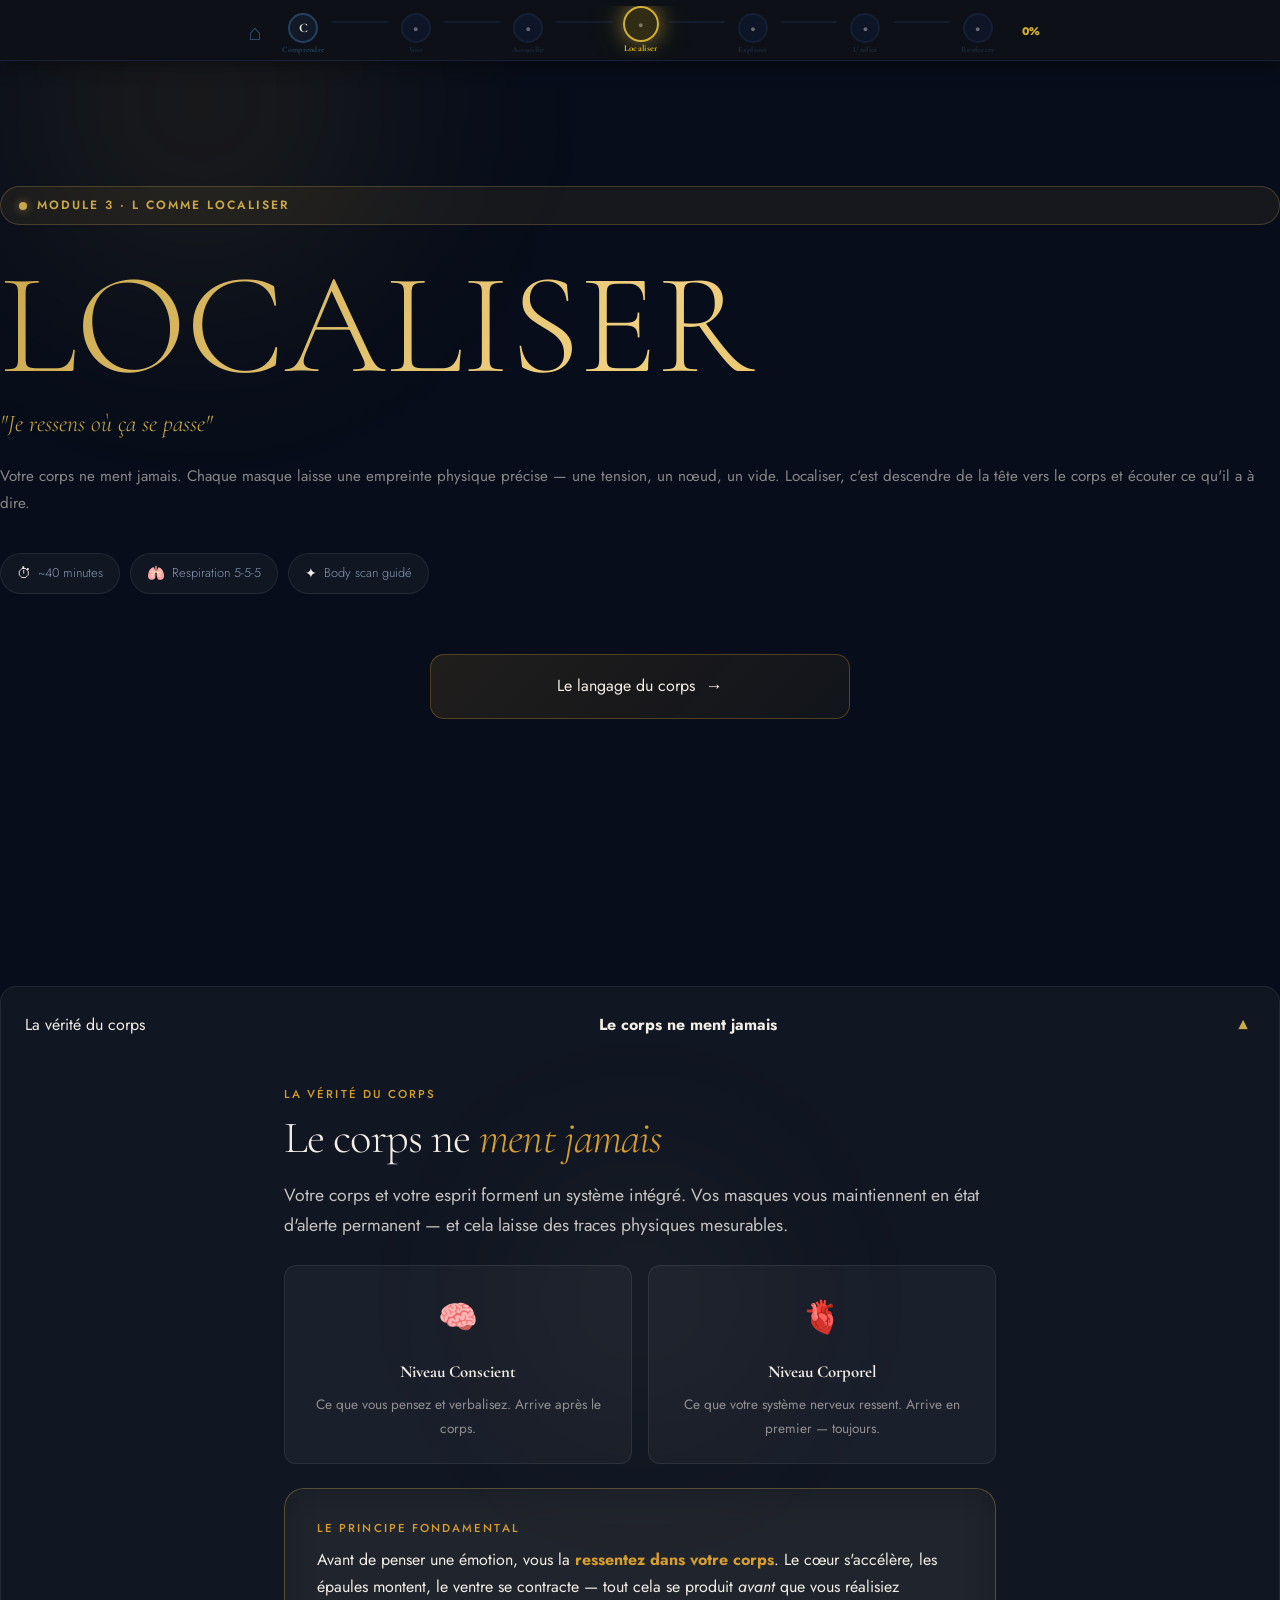
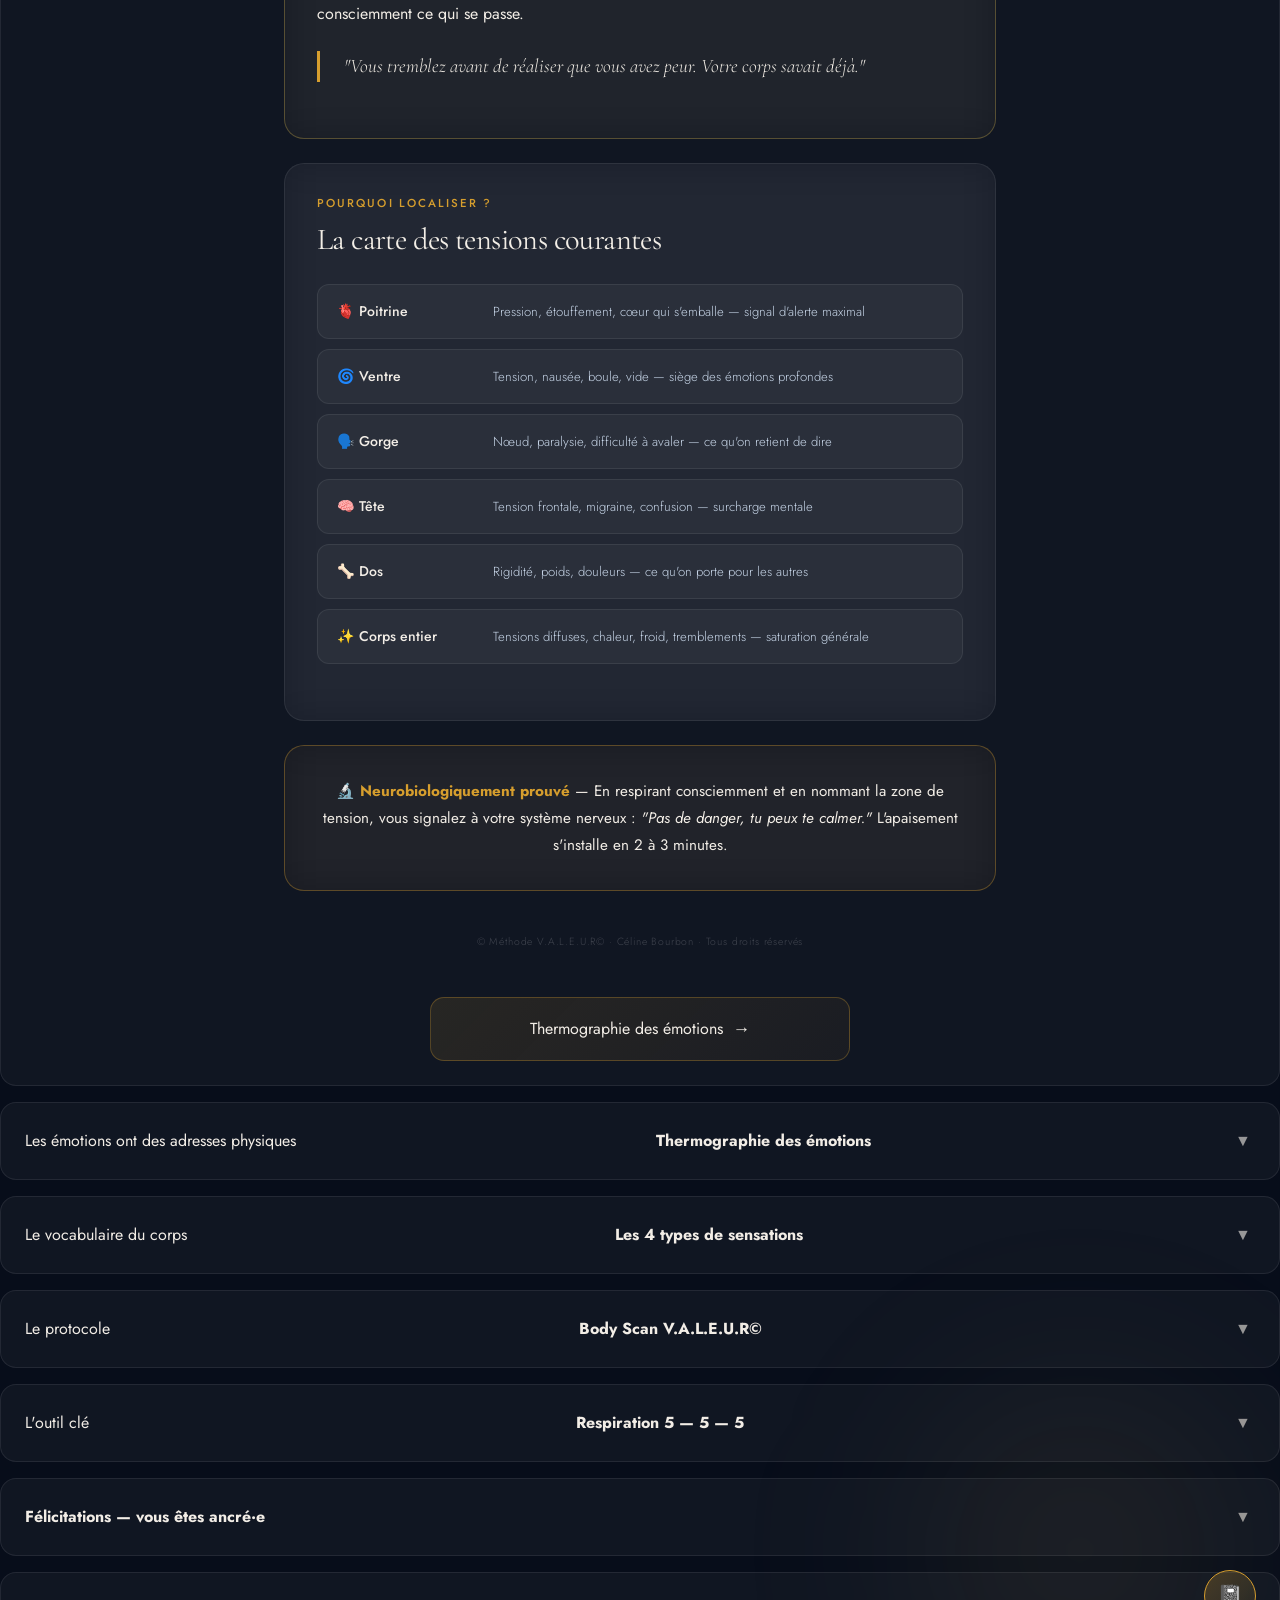
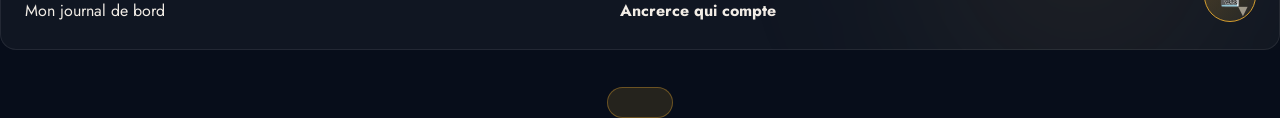
<file: module3.html>
<!DOCTYPE html>
<html lang="fr">
<head>
<meta charset="UTF-8">
<meta name="viewport" content="width=device-width,initial-scale=1,viewport-fit=cover">
<title>V.A.L.E.U.R© — Module 3 · Localiser</title>
<link href="https://fonts.googleapis.com/css2?family=Cormorant+Garamond:ital,wght@0,300;0,400;0,600;1,300;1,400;1,600&family=Jost:wght@200;300;400;500;600&display=swap" rel="stylesheet">
<link rel="stylesheet" href="valeur-design-system-v2.css">
<style>
:root{
  --gold:#C9A84C;--gold-light:#F0D080;--gold-glow:rgba(201,168,76,.22);
  --yellow:#D69E2E;--yellow-light:#F6E05E;--yellow-glow:rgba(214,158,46,.25);
  --navy:#070D1A;--navy2:#0D1526;--navy3:#131F35;--navy4:#1A2845;
  --glass:rgba(255,255,255,.04);--gb:rgba(255,255,255,.08);
  --text:#F2EDE6;--muted:#8A9BB5;--text2:#C8D6E8;--subtle:rgba(242,237,230,.55);
  --red:#E53E3E;--orange:#ED8936;--green:#38A169;
  --blue:#3182CE;--indigo:#5A67D8;--violet:#805AD5;
  --font-display:'Cormorant Garamond',serif;
  --font-body:'Jost',sans-serif;
  --radius:20px;--radius-sm:12px;
  --transition:all .3s cubic-bezier(.4,0,.2,1);
}
*{margin:0;padding:0;box-sizing:border-box}
html{scroll-behavior:smooth}
body{font-size:15px;
  background:var(--navy);color:var(--text);
  font-family:var(--font-body);font-weight:300;
  overflow-x:hidden;min-height:100vh;
  -webkit-font-smoothing:antialiased;
}
body{-webkit-user-select:none;-moz-user-select:none;user-select:none}
img{pointer-events:none;-webkit-user-drag:none}
.aurora{position:fixed;inset:0;pointer-events:none;z-index:0;overflow:hidden}
.orbe{position:absolute;border-radius:50%;filter:blur(80px);animation:drift 18s ease-in-out infinite}
.orbe-1{width:600px;height:600px;top:-200px;left:-100px;background:radial-gradient(circle,rgba(214,158,46,.12),transparent 70%);animation-delay:0s}
.orbe-2{width:500px;height:500px;bottom:-150px;right:-50px;background:radial-gradient(circle,rgba(201,168,76,.1),transparent 70%);animation-delay:-6s}
.orbe-3{width:400px;height:400px;top:40%;left:50%;transform:translate(-50%,-50%);background:radial-gradient(circle,rgba(240,208,128,.06),transparent 70%);animation-delay:-12s}
@keyframes drift{0%,100%{transform:translate(0,0) scale(1)}33%{transform:translate(30px,-20px) scale(1.05)}66%{transform:translate(-20px,30px) scale(.95)}}
#dot-nav{position:fixed;right:20px;top:50%;transform:translateY(-50%);z-index:800;display:flex;flex-direction:column;gap:10px}
.dot{width:8px;height:8px;border-radius:50%;background:rgba(255,255,255,.15);cursor:pointer;transition:var(--transition);border:1px solid transparent}
.dot.active,.dot:hover{background:var(--yellow);border-color:var(--yellow-light);transform:scale(1.4)}
@media(max-width:768px){#dot-nav{display:none}}
.container{max-width:760px;margin:0 auto;padding:0 24px;position:relative;z-index:1}
.section{padding:100px 0 60px;min-height:100vh;display:flex;flex-direction:column}
.section-inner{padding:80px 0}
.glass-card{background:var(--glass);backdrop-filter:blur(20px);border:1px solid var(--gb);border-radius:var(--radius);padding:2rem;margin-bottom:1.5rem;transition:var(--transition)}
.glass-card:hover{border-color:rgba(214,158,46,.2);background:rgba(255,255,255,.06)}
.glass-card.gold{border-color:rgba(201,168,76,.35);background:rgba(201,168,76,.04)}
.glass-card.yellow{border-color:rgba(214,158,46,.35);background:rgba(214,158,46,.04)}
h1{font-family:var(--font-display);font-size:clamp(3rem,8vw,5.5rem);font-weight:300;line-height:1.05}
h1 em{font-style:italic;color:var(--yellow)}
h2{font-family:var(--font-display);font-size:clamp(1.8rem,4vw,2.8rem);font-weight:300;line-height:1.2;margin-bottom:1rem}
h2 em{font-style:italic;color:var(--yellow)}
h3{font-family:var(--font-display);font-size:clamp(1.3rem,3vw,1.9rem);font-weight:400;line-height:1.3;margin-bottom:.8rem}
h4{font-family:var(--font-body);font-size:.72rem;font-weight:500;letter-spacing:.18em;text-transform:uppercase;color:var(--yellow);margin-bottom:.6rem}
p{line-height:1.75;color:var(--subtle);margin-bottom:1rem;font-size:.95rem}
.lead{font-size:1.1rem;line-height:1.7;color:rgba(242,237,230,.8);margin-bottom:1.5rem}
blockquote{font-family:var(--font-display);font-style:italic;font-size:1.2rem;line-height:1.6;color:var(--text);border-left:3px solid var(--yellow);padding-left:1.5rem;margin:1.5rem 0}
.badge{display:inline-flex;align-items:center;gap:8px;border:1px solid;border-radius:30px;padding:6px 18px;font-size:.72rem;letter-spacing:.18em;font-weight:500;margin-bottom:1.5rem}
.hero-stats{display:grid;grid-template-columns:repeat(3,1fr);gap:1rem;margin-top:2rem}
.hero-stat{text-align:center;padding:1.2rem;background:var(--glass);border:1px solid var(--gb);border-radius:var(--radius-sm)}
.hs-num{font-family:var(--font-display);font-size:1.8rem;font-weight:400;color:var(--yellow);display:block}
.hs-lbl{font-size:.72rem;color:var(--muted);letter-spacing:.08em;margin-top:.2rem}
@media(max-width:600px){.hero-stats{grid-template-columns:1fr 1fr}}
.hero-cit{background:rgba(214,158,46,.08);border:1px solid rgba(214,158,46,.2);border-radius:var(--radius-sm);padding:1.5rem;margin-top:2rem;font-family:var(--font-display);font-style:italic;font-size:1.1rem;line-height:1.6;color:var(--text)}
.hero-cit cite{display:block;font-style:normal;font-size:.72rem;color:var(--muted);margin-top:.8rem;letter-spacing:.08em}
.two-col{display:grid;grid-template-columns:1fr 1fr;gap:1rem;margin:1.5rem 0}
@media(max-width:600px){.two-col{grid-template-columns:1fr}}
.col-card{background:var(--glass);border:1px solid var(--gb);border-radius:var(--radius-sm);padding:1.4rem;text-align:center}
.col-icon{font-size:2rem;margin-bottom:.8rem;display:block}
.col-card strong{font-family:var(--font-display);font-size:1.05rem;color:var(--text);display:block;margin-bottom:.4rem}
.col-card p{font-size:.85rem;margin:0}
.zones-grid{display:grid;gap:.6rem;margin:1.5rem 0}
.zone-row{display:grid;grid-template-columns:140px 1fr;gap:1rem;align-items:center;background:var(--glass);border:1px solid var(--gb);border-radius:var(--radius-sm);padding:.9rem 1.2rem;transition:var(--transition)}
.zone-row:hover{border-color:rgba(214,158,46,.25);background:rgba(214,158,46,.04)}
.zone-lbl{font-weight:500;font-size:.88rem;color:var(--text)}
.zone-sig{font-size:.82rem;color:var(--text2);line-height:1.5}
@media(max-width:500px){.zone-row{grid-template-columns:1fr}.zone-lbl{margin-bottom:.3rem}}
.thermo-box{background:var(--glass);border:1px solid rgba(214,158,46,.2);border-radius:var(--radius);padding:2rem;margin:1.5rem 0;text-align:center}
.thermo-ttl{font-family:var(--font-display);font-size:1.3rem;color:var(--yellow);margin-bottom:.4rem}
.thermo-sub{font-size:.78rem;color:var(--muted);margin-bottom:1.5rem}
.thermo-grid{display:flex;flex-wrap:wrap;justify-content:center;gap:1.2rem}
.thermo-body{display:flex;flex-direction:column;align-items:center;gap:.5rem;min-width:72px}
.thermo-lbl{font-size:.78rem;color:var(--text);font-weight:500;letter-spacing:.04em}
.body-fig{width:54px;height:96px;border-radius:27px 27px 18px 18px;overflow:hidden}
.thermo-note{font-size:.68rem;color:var(--muted);text-align:center;max-width:72px;line-height:1.3}
.sci-badge{display:inline-block;background:rgba(214,158,46,.1);border:1px solid rgba(214,158,46,.25);border-radius:6px;padding:4px 10px;font-size:.68rem;color:var(--yellow);letter-spacing:.06em;margin-top:1.2rem}
.mz-list{display:grid;gap:.8rem;margin:1.5rem 0}
.mz-card{background:var(--glass);border:1px solid var(--gb);border-radius:var(--radius-sm);padding:1rem 1.4rem;cursor:pointer;transition:var(--transition);display:grid;grid-template-columns:auto 1fr auto;align-items:center;gap:1rem}
.mz-card:hover,.mz-card.active{border-color:rgba(214,158,46,.3);background:rgba(214,158,46,.05)}
.mz-e{font-size:1.4rem}
.mz-t{font-weight:500;font-size:.92rem;color:var(--text)}
.mz-sub{font-size:.72rem;color:var(--muted);margin-top:.15rem}
.mz-arr{color:var(--muted);font-size:.9rem;transition:var(--transition)}
.mz-card.active .mz-arr{transform:rotate(90deg);color:var(--yellow)}
.mz-detail{display:none;background:rgba(214,158,46,.04);border-top:1px solid rgba(214,158,46,.12);padding:1rem 1.4rem 1.2rem;border-radius:0 0 var(--radius-sm) var(--radius-sm)}
.mz-detail.open{display:block}
.mz-pills{display:flex;flex-wrap:wrap;gap:.5rem;margin:.6rem 0}
.mz-pill{background:rgba(214,158,46,.1);border:1px solid rgba(214,158,46,.2);border-radius:20px;padding:3px 12px;font-size:.75rem;color:var(--yellow-light)}
.mz-sens{font-size:.82rem;color:var(--text2);line-height:1.6}
.sens-grid{display:grid;grid-template-columns:repeat(2,1fr);gap:1rem;margin:1.5rem 0}
@media(max-width:600px){.sens-grid{grid-template-columns:1fr}}
.sens-card{background:var(--glass);border:1px solid var(--gb);border-radius:var(--radius-sm);padding:1.4rem;text-align:center;transition:var(--transition)}
.sens-card:hover{border-color:rgba(214,158,46,.3);transform:translateY(-2px)}
.sens-ico{font-size:2.2rem;display:block;margin-bottom:.8rem}
.sens-name{font-family:var(--font-display);font-size:1.1rem;color:var(--yellow);display:block;margin-bottom:.5rem}
.sens-desc{font-size:.82rem;color:var(--text2);line-height:1.5}
.sens-tags{display:flex;flex-wrap:wrap;gap:.4rem;justify-content:center;margin-top:.8rem}
.sens-tag{background:rgba(214,158,46,.08);border:1px solid rgba(214,158,46,.15);border-radius:20px;padding:2px 8px;font-size:.7rem;color:var(--subtle)}
.dist-block{display:grid;grid-template-columns:1fr 1fr;gap:1rem;margin:1.5rem 0}
@media(max-width:500px){.dist-block{grid-template-columns:1fr}}
.dist-x{border-radius:var(--radius-sm);padding:1.2rem;text-align:center;background:rgba(229,62,62,.06);border:1px solid rgba(229,62,62,.2)}
.dist-ok{border-radius:var(--radius-sm);padding:1.2rem;text-align:center;background:rgba(56,161,105,.06);border:1px solid rgba(56,161,105,.2)}
.dist-ico{font-size:1.5rem;display:block;margin-bottom:.6rem}
.dist-lbl{font-size:.72rem;letter-spacing:.12em;font-weight:500;display:block;margin-bottom:.5rem}
.dist-x .dist-lbl{color:#fc8181}
.dist-ok .dist-lbl{color:#68d391}
.dist-ex{font-family:var(--font-display);font-style:italic;font-size:1rem;color:var(--text);line-height:1.4}
.scan-steps{display:flex;flex-direction:column;gap:1rem;margin:1.5rem 0}
.scan-step{display:grid;grid-template-columns:48px 1fr;gap:1.2rem;align-items:start;background:var(--glass);border:1px solid var(--gb);border-radius:var(--radius-sm);padding:1.2rem 1.4rem;transition:var(--transition)}
.scan-step:hover{border-color:rgba(214,158,46,.25)}
.ss-num{width:44px;height:44px;border-radius:50%;background:rgba(214,158,46,.12);border:1px solid rgba(214,158,46,.3);display:flex;align-items:center;justify-content:center;font-family:var(--font-display);font-size:1.2rem;color:var(--yellow);font-weight:600;flex-shrink:0}
.ss-t{font-weight:500;font-size:.92rem;color:var(--text);margin-bottom:.4rem}
.ss-d{font-size:.83rem;color:var(--text2);line-height:1.6}
.ss-note{display:inline-block;margin-top:.5rem;padding:.4rem .9rem;background:rgba(214,158,46,.08);border:1px solid rgba(214,158,46,.2);border-radius:8px;font-size:.78rem;color:var(--yellow-light);font-style:italic}
.scan-interactive{background:rgba(214,158,46,.05);border:1px solid rgba(214,158,46,.25);border-radius:var(--radius);padding:2rem;margin:2rem 0;text-align:center}
.sz-list{display:flex;flex-direction:column;gap:.6rem;margin:1.5rem 0}
.sz-item{display:flex;align-items:center;gap:1rem;padding:.9rem 1.2rem;background:var(--glass);border:1px solid var(--gb);border-radius:var(--radius-sm);cursor:pointer;transition:var(--transition);text-align:left}
.sz-item:hover{border-color:rgba(214,158,46,.3);background:rgba(214,158,46,.06)}
.sz-item.sel{border-color:var(--yellow);background:rgba(214,158,46,.1)}
.sz-bul{width:28px;height:28px;border-radius:50%;border:1.5px solid rgba(214,158,46,.3);background:var(--glass);display:flex;align-items:center;justify-content:center;font-size:.75rem;color:var(--yellow);flex-shrink:0;transition:var(--transition)}
.sz-item.sel .sz-bul{background:var(--yellow);color:var(--navy);border-color:var(--yellow)}
.sz-name{font-size:.9rem;color:var(--text);font-weight:500}
.sz-q{font-size:.78rem;color:var(--muted);line-height:1.4}
.scan-fb{margin-top:1.5rem;padding:1.2rem;background:rgba(214,158,46,.08);border:1px solid rgba(214,158,46,.2);border-radius:var(--radius-sm);display:none}
.scan-fb.vis{display:block}
.scan-fb p{color:var(--text);margin:0;font-size:.9rem}
.scan-fb em{color:var(--yellow);font-style:italic}
.resp-widget{background:rgba(214,158,46,.05);border:1px solid rgba(214,158,46,.3);border-radius:var(--radius);padding:2.5rem 2rem;text-align:center;position:relative;overflow:hidden}
.resp-circle{width:160px;height:160px;border-radius:50%;margin:0 auto 2rem;background:rgba(214,158,46,.08);border:2px solid rgba(214,158,46,.3);display:flex;align-items:center;justify-content:center;flex-direction:column;position:relative;cursor:pointer}
.resp-ring{position:absolute;inset:-8px;border-radius:50%;border:2px solid var(--yellow);opacity:.3}
.resp-ring.pulsing{animation:breathe 5s ease-in-out infinite}
@keyframes breathe{0%,100%{transform:scale(1);opacity:.3}50%{transform:scale(1.12);opacity:.7}}
.resp-phase{font-family:var(--font-display);font-size:1.3rem;color:var(--yellow);font-weight:600}
.resp-count{font-family:var(--font-display);font-size:2.5rem;color:var(--text);font-weight:300;margin:.2rem 0}
.resp-sub{font-size:.72rem;color:var(--muted);letter-spacing:.1em;margin-top:.2rem}
.resp-btn{background:linear-gradient(135deg,rgba(214,158,46,.2),rgba(201,168,76,.1));border:1px solid var(--yellow);color:var(--yellow);padding:.9rem 2.5rem;border-radius:30px;font-family:var(--font-body);font-size:.88rem;font-weight:500;letter-spacing:.08em;cursor:pointer;transition:var(--transition);margin:.5rem}
.resp-btn:hover{background:rgba(214,158,46,.3);transform:translateY(-1px)}
.resp-btn.sec{background:transparent;border-color:rgba(255,255,255,.15);color:var(--muted)}
.resp-btn.sec:hover{border-color:rgba(255,255,255,.3);color:var(--text)}
.resp-dots{display:flex;justify-content:center;gap:.6rem;margin-top:1.5rem}
.rdot{width:10px;height:10px;border-radius:50%;background:rgba(255,255,255,.1);border:1px solid rgba(255,255,255,.15);transition:var(--transition)}
.rdot.done{background:var(--yellow);border-color:var(--yellow)}
.rdot.cur{background:rgba(214,158,46,.4);border-color:var(--yellow);transform:scale(1.3)}
.resp-expl{font-size:.8rem;color:var(--text2);line-height:1.6;background:rgba(255,255,255,.03);border-radius:var(--radius-sm);padding:1rem;margin-top:1.5rem}
.checklist{display:flex;flex-direction:column;gap:.7rem;margin:1.5rem 0}
.ck-item{display:flex;align-items:center;gap:1rem;padding:.9rem 1.2rem;background:var(--glass);border:1px solid var(--gb);border-radius:var(--radius-sm);cursor:pointer;transition:var(--transition)}
.ck-item:hover{border-color:rgba(214,158,46,.2)}
.ck-item.on{background:rgba(214,158,46,.06);border-color:rgba(214,158,46,.3)}
.ck-box{width:24px;height:24px;border-radius:6px;border:1.5px solid rgba(214,158,46,.4);background:transparent;display:flex;align-items:center;justify-content:center;font-size:.85rem;transition:var(--transition);flex-shrink:0}
.ck-item.on .ck-box{background:var(--yellow);border-color:var(--yellow);color:var(--navy)}
.ck-txt{font-size:.88rem;color:var(--subtle)}
.ck-item.on .ck-txt{color:var(--text)}
.ck-score{text-align:center;padding:1rem;margin-top:.5rem;background:rgba(214,158,46,.08);border:1px solid rgba(214,158,46,.2);border-radius:var(--radius-sm);font-size:.88rem;color:var(--yellow)}
.finish-grid{display:grid;grid-template-columns:repeat(3,1fr);gap:1rem;margin:2rem 0}
@media(max-width:600px){.finish-grid{grid-template-columns:1fr}}
.fin-card{background:var(--glass);border:1px solid var(--gb);border-radius:var(--radius-sm);padding:1.4rem;text-align:center}
.fin-ico{font-size:2rem;display:block;margin-bottom:.7rem}
.fin-lbl{font-family:var(--font-display);font-size:1rem;color:var(--yellow);display:block;margin-bottom:.3rem}
.fin-v{font-size:.8rem;color:var(--text2);line-height:1.4}
.btn-complete{display:block;width:100%;max-width:460px;margin:2rem auto 0;background:linear-gradient(135deg,rgba(214,158,46,.25),rgba(201,168,76,.15));border:1.5px solid var(--yellow);color:var(--yellow-light);padding:1.1rem 2rem;border-radius:var(--radius);font-family:var(--font-body);font-size:.92rem;font-weight:500;letter-spacing:.1em;cursor:pointer;transition:var(--transition);text-align:center;text-decoration:none}
.btn-complete:hover{background:rgba(214,158,46,.3);transform:translateY(-2px);color:#fff}
.unlock-next{text-align:center;margin-top:1rem;padding:1rem;background:rgba(56,161,105,.06);border:1px solid rgba(56,161,105,.2);border-radius:var(--radius-sm);font-size:.82rem;color:#68d391}
#confetti-canvas{position:fixed;inset:0;pointer-events:none;z-index:9999}
#toast{position:fixed;bottom:32px;left:50%;transform:translateX(-50%) translateY(100px);background:rgba(214,158,46,.15);backdrop-filter:blur(20px);border:1px solid rgba(214,158,46,.4);color:var(--text);padding:.9rem 2rem;border-radius:40px;font-size:.88rem;z-index:9990;transition:transform .5s cubic-bezier(.34,1.56,.64,1);white-space:nowrap;max-width:90vw;text-align:center}
#toast.vis{transform:translateX(-50%) translateY(0)}
#fab{position:fixed;bottom:28px;right:24px;z-index:850;width:52px;height:52px;border-radius:50%;cursor:pointer;background:linear-gradient(135deg,rgba(214,158,46,.25),rgba(201,168,76,.1));border:1.5px solid var(--yellow);font-size:1.3rem;transition:var(--transition);display:flex;align-items:center;justify-content:center}
#fab:hover{transform:scale(1.1);background:rgba(214,158,46,.35)}
.modal-ov{position:fixed;inset:0;background:rgba(7,13,26,.9);backdrop-filter:blur(10px);z-index:9000;display:flex;align-items:flex-end;justify-content:center;padding:0}
.modal-sh{background:var(--navy3);border:1px solid var(--gb);border-radius:24px 24px 0 0;padding:2rem;width:100%;max-width:600px;max-height:80vh;overflow-y:auto;position:relative}
.mod-handle{width:40px;height:4px;background:rgba(255,255,255,.15);border-radius:2px;margin:0 auto 1.5rem}
.mod-close{position:absolute;top:1.5rem;right:1.5rem;background:transparent;border:none;color:var(--muted);font-size:1.2rem;cursor:pointer;transition:var(--transition)}
.mod-close:hover{color:var(--text)}
.j-ta{width:100%;background:rgba(255,255,255,.03);border:1px solid var(--gb);border-radius:var(--radius-sm);color:var(--text);font-family:var(--font-body);font-size:.88rem;padding:1rem;resize:vertical;min-height:90px;margin:.5rem 0 1rem;outline:none;transition:var(--transition)}
.j-ta:focus{border-color:rgba(214,158,46,.4)}
.j-lbl{font-size:.78rem;color:var(--muted);letter-spacing:.08em;display:block;margin-bottom:.3rem}
.j-sel{width:100%;background:rgba(255,255,255,.03);border:1px solid var(--gb);border-radius:var(--radius-sm);color:var(--text);font-family:var(--font-body);font-size:.88rem;padding:.7rem 1rem;margin:.5rem 0 1rem;outline:none;transition:var(--transition)}
.j-sel:focus{border-color:rgba(214,158,46,.4)}
.j-sel option{background:var(--navy3)}
.btn-jsave{width:100%;background:rgba(214,158,46,.15);border:1px solid rgba(214,158,46,.3);color:var(--yellow);padding:.8rem;border-radius:var(--radius-sm);cursor:pointer;font-family:var(--font-body);font-size:.88rem;font-weight:500;transition:var(--transition)}
.btn-jsave:hover{background:rgba(214,158,46,.25)}
.animate-up{opacity:0;transform:translateY(40px);transition:opacity .7s ease,transform .7s ease}
.animate-up.vis{opacity:1;transform:none}
.d1{transition-delay:.1s}.d2{transition-delay:.2s}.d3{transition-delay:.3s}.d4{transition-delay:.4s}.d5{transition-delay:.5s}
.tc{text-align:center}
.copy{text-align:center;padding:.6rem;margin-top:2rem;font-size:.65rem;color:rgba(255,255,255,.2);letter-spacing:.08em}

/* ── BTN NEXT ── */
.btn-next{display:flex;align-items:center;justify-content:center;gap:10px;margin:36px auto 0;width:100%;max-width:420px;background:linear-gradient(135deg,rgba(214,158,46,.12),rgba(214,158,46,.05));border:1px solid rgba(214,158,46,.3);border-radius:14px;padding:16px 28px;font-family:var(--font-body);font-size:.97rem;font-weight:500;color:var(--yellow);cursor:pointer;transition:all .4s cubic-bezier(.34,1.2,.64,1);}
.btn-next:hover{background:rgba(214,158,46,.18);transform:translateY(-2px) scale(1.02);box-shadow:0 8px 24px rgba(214,158,46,.2);}
.btn-next .bn-arrow{transition:transform .3s;font-size:1.1rem;}
.btn-next:hover .bn-arrow{transform:translateX(4px);}
/* ── JOURNAL MODULE ── */
.journal-module{margin:40px 0 0;border-radius:22px;overflow:hidden;border:1px solid rgba(214,158,46,.2);background:rgba(255,255,255,.02);}
.jm-header{background:linear-gradient(135deg,rgba(214,158,46,.08),rgba(214,158,46,.03));border-bottom:1px solid rgba(214,158,46,.12);padding:22px 28px;display:flex;align-items:center;gap:14px;}
.jm-header-icon{font-size:1.5rem;}
.jm-header-text h3{font-family:var(--font-display);font-size:1.25rem;font-weight:400;color:var(--text);margin-bottom:3px;}
.jm-header-text p{font-size:.8rem;color:var(--muted);letter-spacing:.5px;}
.jm-memo{border-bottom:1px solid rgba(255,255,255,.05);}
.jm-memo-toggle{width:100%;background:none;border:none;padding:18px 28px;display:flex;align-items:center;justify-content:space-between;cursor:pointer;font-family:var(--font-body);font-size:.85rem;font-weight:600;color:var(--text2);letter-spacing:.5px;text-align:left;}
.jm-memo-toggle span{display:flex;align-items:center;gap:10px;}
.jm-memo-chevron{font-size:.75rem;color:var(--muted);transition:transform .3s;}
.jm-memo.open .jm-memo-chevron{transform:rotate(180deg);}
.jm-memo-body{display:none;padding:0 28px 22px;}
.jm-memo.open .jm-memo-body{display:block;}
.jm-memo-item{display:flex;gap:12px;align-items:flex-start;padding:10px 0;border-bottom:1px solid rgba(255,255,255,.04);}
.jm-memo-item:last-child{border-bottom:none;}
.jm-memo-num{width:26px;height:26px;border-radius:50%;background:rgba(214,158,46,.1);border:1px solid rgba(214,158,46,.2);display:flex;align-items:center;justify-content:center;font-size:.72rem;font-weight:700;color:var(--yellow);flex-shrink:0;}
.jm-memo-text{font-size:.88rem;color:var(--text2);line-height:1.65;}
.jm-memo-text strong{color:var(--text);}
.jm-questions{padding:24px 28px;border-bottom:1px solid rgba(255,255,255,.05);}
.jm-q-label{font-size:.72rem;letter-spacing:2.5px;text-transform:uppercase;color:var(--yellow);margin-bottom:18px;font-weight:600;}
.jm-q-item{margin-bottom:18px;}
.jm-q-item:last-child{margin-bottom:0;}
.jm-q-text{font-size:.88rem;color:var(--text2);line-height:1.6;margin-bottom:8px;font-style:italic;}
.jm-q-textarea{width:100%;min-height:72px;background:rgba(255,255,255,.03);border:1px solid rgba(255,255,255,.08);border-radius:10px;padding:12px 14px;font-family:var(--font-body);font-size:.88rem;color:var(--text);resize:none;outline:none;transition:border-color .3s;line-height:1.6;}
.jm-q-textarea:focus{border-color:rgba(214,158,46,.3);}
.jm-q-textarea::placeholder{color:rgba(255,255,255,.18);}
.jm-libre{padding:24px 28px;border-bottom:1px solid rgba(255,255,255,.05);}
.jm-libre-label{font-size:.72rem;letter-spacing:2.5px;text-transform:uppercase;color:var(--muted);margin-bottom:12px;font-weight:600;}
.jm-libre-textarea{width:100%;min-height:100px;background:rgba(255,255,255,.03);border:1px solid rgba(255,255,255,.08);border-radius:10px;padding:12px 14px;font-family:var(--font-body);font-size:.88rem;color:var(--text);resize:none;outline:none;transition:border-color .3s;line-height:1.65;}
.jm-libre-textarea:focus{border-color:rgba(201,168,76,.25);}
.jm-libre-textarea::placeholder{color:rgba(255,255,255,.15);}
.jm-actions{padding:20px 28px;display:flex;align-items:center;gap:12px;}
.jm-save-btn{flex:1;background:linear-gradient(135deg,rgba(214,158,46,.15),rgba(214,158,46,.06));border:1px solid rgba(214,158,46,.3);border-radius:12px;padding:14px 20px;font-family:var(--font-body);font-size:.9rem;font-weight:600;color:var(--yellow);cursor:pointer;transition:all .3s;}
.jm-save-btn:hover{background:rgba(214,158,46,.22);}
.jm-saved{display:none;padding:12px 28px 18px;font-size:.85rem;color:#4aab7a;background:rgba(74,171,122,.06);border-top:1px solid rgba(74,171,122,.15);}
.jm-saved.show{display:flex;align-items:center;gap:8px;}

/* ── HERO UNIFIED ── */
.module-hero-badge{display:inline-flex;align-items:center;gap:10px;margin-bottom:28px;padding:8px 18px;border-radius:100px;background:rgba(201,168,76,.08);border:1px solid rgba(201,168,76,.25);}
.mhb-dot{width:8px;height:8px;border-radius:50%;background:var(--gold, #C9A84C);box-shadow:0 0 8px rgba(201,168,76,.6);animation:glow-pulse 2s ease-in-out infinite;}
@keyframes glow-pulse{0%,100%{opacity:1;box-shadow:0 0 8px rgba(201,168,76,.6);}50%{opacity:.6;box-shadow:0 0 14px rgba(201,168,76,.9);}}
.mhb-text{font-size:.75rem;letter-spacing:2px;text-transform:uppercase;color:var(--gold,#C9A84C);font-weight:600;}
.hero-big-letter{font-family:'Cormorant Garamond',serif;font-size:clamp(3.5rem,14vw,9rem);font-weight:300;color:transparent;background:linear-gradient(135deg,#C9A84C 0%,#F0D080 50%,#D4AF37 100%);-webkit-background-clip:text;-webkit-text-fill-color:transparent;background-clip:text;line-height:1;display:block;margin-bottom:8px;}
.hero-subtitle{font-family:'Cormorant Garamond',serif;font-size:clamp(1.1rem,3vw,1.5rem);font-weight:300;font-style:italic;color:var(--gold,#C9A84C);margin-bottom:20px;}
.hero-meta-pill{display:flex;align-items:center;gap:7px;background:rgba(255,255,255,.04);border:1px solid rgba(255,255,255,.08);border-radius:100px;padding:7px 16px;font-size:.8rem;color:var(--muted);}
.hero-meta-pill span{font-size:.9rem;}
#progress-bar{position:fixed;top:0;left:0;right:0;z-index:1000;background:rgba(7,13,26,.92);backdrop-filter:blur(20px);border-bottom:1px solid rgba(214,158,46,.15);padding:10px 20px;display:flex;align-items:center;gap:12px;}
.pb-back{display:flex;align-items:center;gap:6px;background:var(--glass);border:1px solid var(--gb);border-radius:8px;padding:6px 12px;color:var(--muted);font-size:12px;letter-spacing:.5px;text-decoration:none;transition:all .3s;white-space:nowrap;flex-shrink:0;}
.pb-back:hover{border-color:var(--yellow);color:var(--yellow);}
.pb-steps{display:flex;gap:6px;flex:1;align-items:center;}
.pb-step{flex:1;height:30px;border-radius:8px;background:rgba(255,255,255,.04);border:1px solid rgba(255,255,255,.06);display:flex;align-items:center;justify-content:center;transition:all .5s cubic-bezier(.34,1.56,.64,1);}
.pb-step.done{background:linear-gradient(135deg,var(--gold),var(--gold-light));border-color:var(--gold-light);cursor:pointer;}
.pb-step.active{background:rgba(214,158,46,.1);border-color:var(--yellow);animation:pb-pulse 2.5s ease-in-out infinite;}
@keyframes pb-pulse{0%,100%{box-shadow:0 0 0 0 rgba(214,158,46,.3);}50%{box-shadow:0 0 0 4px rgba(214,158,46,0);}}
.pb-letter{font-size:11px;font-weight:700;letter-spacing:1.5px;color:var(--muted);}
.pb-step.done .pb-letter{color:#070D1A;}
.pb-step.active .pb-letter{color:var(--yellow);}
.pb-pct{font-size:13px;font-weight:700;color:var(--gold);min-width:36px;text-align:right;}
@media(max-width:480px){.pb-letter{font-size:9px;}.pb-step{height:24px;}#progress-bar{padding:8px 12px;gap:8px;}.pb-back span{display:none;}}

/* ══ DESIGN SYSTEM v2 — OVERRIDES MODULE3 ══ */
#progress-bar { display: none !important; }
#dot-nav { display: none !important; }
#scroll-line { display: none !important; }
main, .container { padding-top: 24px !important; }
#journal-drawer { position:fixed;left:0;right:0;bottom:0;background:var(--navy3,#131F35);border-top:1px solid rgba(214,158,46,.25);border-radius:20px 20px 0 0;padding:20px 24px 32px;z-index:2001;transform:translateY(100%);transition:transform .4s cubic-bezier(.34,1.56,.64,1);max-height:80vh;overflow-y:auto; }
#journal-drawer.open { transform:translateY(0); }
#journal-overlay { position:fixed;inset:0;z-index:2000;background:rgba(7,13,26,.6);backdrop-filter:blur(6px);opacity:0;pointer-events:none;transition:opacity .3s; }
#journal-overlay.open { opacity:1;pointer-events:all; }
#journal-fab { position:fixed;bottom:28px;right:24px;width:54px;height:54px;border-radius:50%;background:linear-gradient(135deg,var(--gold,#C9A84C),var(--gold-light,#F0D080));border:none;cursor:pointer;font-size:1.3rem;display:flex;align-items:center;justify-content:center;box-shadow:0 8px 28px rgba(214,158,46,.45);z-index:1800;transition:all .3s;touch-action:none; }
#journal-fab:hover { transform:scale(1.08) translateY(-2px); }
#journal-textarea { width:100%;min-height:140px;padding:14px;background:rgba(255,255,255,.04);border:1px solid rgba(255,255,255,.08);border-radius:10px;color:var(--text,#F2EDE6);font-family:'Jost',sans-serif;font-size:1rem;line-height:1.7;resize:vertical;outline:none;transition:border-color .3s; }
#journal-textarea:focus { border-color:rgba(214,158,46,.4); }
.pb-accordion-item > .pb-accordion-content > .pb-accordion-content-inner > .section,
.pb-accordion-item > .pb-accordion-content > .pb-accordion-content-inner > .section-inner { opacity: 1 !important; transform: none !important; transition: none !important; padding: 24px 0; }
/* Hero section (s0) toujours visible */
#s0 { opacity:1 !important; transform:none !important; transition:none !important; }
/* Sections dans l'accordéon toujours visibles (override des animations de défilement) */
.pb-accordion-content-inner .section,
.pb-accordion-content-inner .section-inner,
.pb-accordion-content-inner section { opacity:1 !important; transform:none !important; transition:none !important; }
</style>
</head>
<body data-module="module3">
<div class="aurora"><div class="orbe orbe-1"></div><div class="orbe orbe-2"></div><div class="orbe orbe-3"></div></div>
<div id="progress-bar">
  <a href="index.html" class="pb-back">← <span>Tableau de bord</span></a>
  <div class="pb-steps" id="pb-steps"></div>
  <span class="pb-pct" id="pb-pct">0%</span>
</div>

<nav id="dot-nav">
  <div class="dot active" onclick="goTo(0)" title="Localiser"></div>
  <div class="dot" onclick="goTo(1)" title="Le corps parle"></div>
  <div class="dot" onclick="goTo(2)" title="Thermographie"></div>
  <div class="dot" onclick="goTo(3)" title="4 sensations"></div>
  <div class="dot" onclick="goTo(4)" title="Body Scan"></div>
  <div class="dot" onclick="goTo(5)" title="Respiration"></div>
  <div class="dot" onclick="goTo(6)" title="Terminer"></div>
</nav>

<main>

<!-- S0 HERO -->
<section class="section" data-s="0" id="s0">
  <div class="module-hero-badge" style="background:rgba(201,168,76,.08);border-color:rgba(201,168,76,.25);">
    <span class="mhb-dot" style="background:#C9A84C;box-shadow:0 0 8px rgba(201,168,76,.6);"></span>
    <span class="mhb-text" style="color:#C9A84C;">Module 3 · L comme LOCALISER</span>
  </div>
  <span class="hero-big-letter">LOCALISER</span>
  <div class="hero-subtitle">"Je ressens où ça se passe"</div>
  <p class="s-lead">Votre corps ne ment jamais. Chaque masque laisse une empreinte physique précise — une tension, un nœud, un vide. Localiser, c'est descendre de la tête vers le corps et écouter ce qu'il a à dire.</p>
  <div class="hero-meta" style="display:flex;flex-wrap:wrap;gap:10px;margin:20px 0 24px;">
      <div class="hero-meta-pill"><span>⏱</span> ~40 minutes</div>
      <div class="hero-meta-pill"><span>🫁</span> Respiration 5-5-5</div>
      <div class="hero-meta-pill"><span>✦</span> Body scan guidé</div>
  </div>
  <button class="btn-next" onclick="document.getElementById('s1').scrollIntoView({behavior:'smooth'})"><span>Le langage du corps</span><span class="bn-arrow">→</span></button>
</section>

<!-- S1 LE CORPS NE MENT JAMAIS -->
<section class="section-inner" id="s1" data-s="1">
  <div class="container">
    <div class="animate-up">
      <h4>La vérité du corps</h4>
      <h2>Le corps ne <em>ment jamais</em></h2>
      <p class="lead">Votre corps et votre esprit forment un système intégré. Vos masques vous maintiennent en état d'alerte permanent — et cela laisse des traces physiques mesurables.</p>
    </div>
    <div class="two-col animate-up d1">
      <div class="col-card"><span class="col-icon">🧠</span><strong>Niveau Conscient</strong><p>Ce que vous pensez et verbalisez. Arrive après le corps.</p></div>
      <div class="col-card"><span class="col-icon">🫀</span><strong>Niveau Corporel</strong><p>Ce que votre système nerveux ressent. Arrive en premier — toujours.</p></div>
    </div>
    <div class="glass-card gold animate-up d2">
      <h4>Le principe fondamental</h4>
      <p style="color:var(--text);font-size:1rem;line-height:1.7">Avant de penser une émotion, vous la <strong style="color:var(--yellow)">ressentez dans votre corps</strong>. Le cœur s'accélère, les épaules montent, le ventre se contracte — tout cela se produit <em>avant</em> que vous réalisiez consciemment ce qui se passe.</p>
      <blockquote>"Vous tremblez avant de réaliser que vous avez peur. Votre corps savait déjà."</blockquote>
    </div>
    <div class="glass-card animate-up d3">
      <h4>Pourquoi localiser ?</h4>
      <h3>La carte des tensions courantes</h3>
      <div class="zones-grid">
        <div class="zone-row"><div class="zone-lbl">🫀 Poitrine</div><div class="zone-sig">Pression, étouffement, cœur qui s'emballe — signal d'alerte maximal</div></div>
        <div class="zone-row"><div class="zone-lbl">🌀 Ventre</div><div class="zone-sig">Tension, nausée, boule, vide — siège des émotions profondes</div></div>
        <div class="zone-row"><div class="zone-lbl">🗣️ Gorge</div><div class="zone-sig">Nœud, paralysie, difficulté à avaler — ce qu'on retient de dire</div></div>
        <div class="zone-row"><div class="zone-lbl">🧠 Tête</div><div class="zone-sig">Tension frontale, migraine, confusion — surcharge mentale</div></div>
        <div class="zone-row"><div class="zone-lbl">🦴 Dos</div><div class="zone-sig">Rigidité, poids, douleurs — ce qu'on porte pour les autres</div></div>
        <div class="zone-row"><div class="zone-lbl">✨ Corps entier</div><div class="zone-sig">Tensions diffuses, chaleur, froid, tremblements — saturation générale</div></div>
      </div>
    </div>
    <div class="glass-card yellow animate-up d4">
      <p style="text-align:center;color:var(--text);font-size:.95rem;margin:0">🔬 <strong style="color:var(--yellow)">Neurobiologiquement prouvé</strong> — En respirant consciemment et en nommant la zone de tension, vous signalez à votre système nerveux : <em>"Pas de danger, tu peux te calmer."</em> L'apaisement s'installe en 2 à 3 minutes.</p>
    </div>
    <div class="copy">© Méthode V.A.L.E.U.R© · Céline Bourbon · Tous droits réservés</div>
  </div>
  <button class="btn-next" onclick="document.getElementById('s2').scrollIntoView({behavior:'smooth'})"><span>Thermographie des émotions</span><span class="bn-arrow">→</span></button>
</section>

<!-- S2 THERMOGRAPHIE & ZONES PAR MASQUE -->
<section class="section-inner" id="s2" data-s="2">
  <div class="container">
    <div class="animate-up">
      <h4>Les émotions ont des adresses physiques</h4>
      <h2>Thermographie des <em>émotions</em></h2>
      <p class="lead">Chaque émotion se manifeste à un endroit spécifique du corps. Votre système nerveux active des zones précises selon ce que vous ressentez — c'est physiologique et mesurable.</p>
    </div>
    <div class="thermo-box animate-up d1">
      <div class="thermo-ttl">La carte corporelle des émotions</div>
      <div class="thermo-sub">D'après Nummenmaa et al., PNAS 14/01/2014, Vol.111</div>
      <div class="thermo-grid">
        <div class="thermo-body"><div class="thermo-lbl">Colère</div><div class="body-fig" style="background:linear-gradient(180deg,#ff6b00,#ff3a00 30%,#c0392b 60%,#1a0a00)"></div><div class="thermo-note">Mains + haut du corps</div></div>
        <div class="thermo-body"><div class="thermo-lbl">Peur</div><div class="body-fig" style="background:linear-gradient(180deg,#ff4500,#ff6600 20%,#331100 50%,#000511)"></div><div class="thermo-note">Poitrine + jambes</div></div>
        <div class="thermo-body"><div class="thermo-lbl">Anxiété</div><div class="body-fig" style="background:linear-gradient(180deg,#cc3300,#994400 30%,#442200 60%,#000511)"></div><div class="thermo-note">Thorax + ventre</div></div>
        <div class="thermo-body"><div class="thermo-lbl">Joie</div><div class="body-fig" style="background:linear-gradient(180deg,#ff9900,#ffcc00 30%,#ff6600 60%,#220000)"></div><div class="thermo-note">Corps entier activé</div></div>
        <div class="thermo-body"><div class="thermo-lbl">Tristesse</div><div class="body-fig" style="background:linear-gradient(180deg,#003366,#001a33 30%,#000a1a 60%,#000000)"></div><div class="thermo-note">Corps inhibé</div></div>
        <div class="thermo-body"><div class="thermo-lbl">Dépression</div><div class="body-fig" style="background:linear-gradient(180deg,#002244,#001122 40%,#000511 80%,#000000)"></div><div class="thermo-note">Énergie très faible</div></div>
        <div class="thermo-body"><div class="thermo-lbl">Neutre</div><div class="body-fig" style="background:linear-gradient(180deg,#1a1a2e,#16213e 50%,#0f3460)"></div><div class="thermo-note">Équilibre somatique</div></div>
      </div>
      <div class="sci-badge">🔬 Nummenmaa et al. · PNAS 2014 · Topographie corporelle des émotions</div>
    </div>

    <div class="animate-up d2" style="margin-top:2.5rem">
      <h4>Zones corporelles par masque</h4>
      <h3>Où se cache <em>votre</em> masque dans le corps ?</h3>
      <p>Appuyez sur chaque masque pour découvrir ses zones corporelles typiques et les sensations associées.</p>
    </div>

    <div class="mz-list animate-up d3">
      <div>
        <div class="mz-card" onclick="togMZ('r')" id="mzc-r"><span class="mz-e">🔴</span><div><div class="mz-t">Masque Rouge — La Vigilance</div><div class="mz-sub">Peur de la mort / de la maladie</div></div><span class="mz-arr">›</span></div>
        <div class="mz-detail" id="mzd-r"><div class="mz-pills"><span class="mz-pill">🫀 Cœur / Poitrine</span><span class="mz-pill">🫁 Respiration</span><span class="mz-pill">💪 Muscles tendus</span></div><div class="mz-sens">Palpitations, oppression thoracique, difficultés respiratoires, hypersensibilité aux signaux corporels. Le corps est en alerte permanente, scannnant chaque sensation pour y détecter un danger.</div></div>
      </div>
      <div>
        <div class="mz-card" onclick="togMZ('o')" id="mzc-o"><span class="mz-e">🟠</span><div><div class="mz-t">Masque Orange — L'Évitement</div><div class="mz-sub">Peur de la souffrance psychique</div></div><span class="mz-arr">›</span></div>
        <div class="mz-detail" id="mzd-o"><div class="mz-pills"><span class="mz-pill">🗣️ Gorge</span><span class="mz-pill">🦴 Épaules</span><span class="mz-pill">🌀 Plexus solaire</span></div><div class="mz-sens">Nœud dans la gorge, épaules remontées et contractées, sensation d'étouffement. Le corps retient les émotions pour ne pas les laisser monter. Fatigue chronique due à cette gestion permanente.</div></div>
      </div>
      <div>
        <div class="mz-card" onclick="togMZ('j')" id="mzc-j"><span class="mz-e">🟡</span><div><div class="mz-t">Masque Jaune — Le Contrôle</div><div class="mz-sub">Peur de l'inconnu / de l'incertitude</div></div><span class="mz-arr">›</span></div>
        <div class="mz-detail" id="mzd-j"><div class="mz-pills"><span class="mz-pill">🌀 Ventre / Plexus</span><span class="mz-pill">🧠 Tête</span><span class="mz-pill">💪 Mains crispées</span></div><div class="mz-sens">Boule dans le ventre, tension dans le plexus solaire, pensées intrusives avec pression crânienne. Les mains se crispent, la mâchoire se serre. Le corps cherche à "tenir" ce qui pourrait lui échapper.</div></div>
      </div>
      <div>
        <div class="mz-card" onclick="togMZ('v')" id="mzc-v"><span class="mz-e">🟢</span><div><div class="mz-t">Masque Vert — L'Adaptation</div><div class="mz-sub">Peur du rejet / de l'abandon</div></div><span class="mz-arr">›</span></div>
        <div class="mz-detail" id="mzd-v"><div class="mz-pills"><span class="mz-pill">🫀 Poitrine / Cœur</span><span class="mz-pill">🗣️ Gorge</span><span class="mz-pill">🌀 Estomac</span></div><div class="mz-sens">Serrement dans la poitrine dès qu'une tension relationnelle apparaît, gorge qui se serre quand on voudrait s'affirmer. Le corps anticipe l'abandon avant même que la situation soit réelle.</div></div>
      </div>
      <div>
        <div class="mz-card" onclick="togMZ('b')" id="mzc-b"><span class="mz-e">🔵</span><div><div class="mz-t">Masque Bleu — L'Hypercontrôle</div><div class="mz-sub">Peur de l'impuissance</div></div><span class="mz-arr">›</span></div>
        <div class="mz-detail" id="mzd-b"><div class="mz-pills"><span class="mz-pill">🧠 Tête / Nuque</span><span class="mz-pill">🦴 Dos / Épaules</span><span class="mz-pill">🫀 Poitrine</span></div><div class="mz-sens">Tension dans la nuque et les trapèzes (le poids de tout contrôler), maux de tête fréquents, dos rigide. L'hypervigilance se traduit par une posture de commandement permanente — corps droit, muscles en tension.</div></div>
      </div>
      <div>
        <div class="mz-card" onclick="togMZ('i')" id="mzc-i"><span class="mz-e">🔷</span><div><div class="mz-t">Masque Indigo — La Perfection</div><div class="mz-sub">Peur de l'échec / de l'inadéquation</div></div><span class="mz-arr">›</span></div>
        <div class="mz-detail" id="mzd-i"><div class="mz-pills"><span class="mz-pill">🗣️ Gorge</span><span class="mz-pill">🌀 Ventre</span><span class="mz-pill">💪 Corps entier crispé</span></div><div class="mz-sens">Gorge serrée avant une prise de parole, estomac contracté face à une évaluation, corps entier crispé dans l'attente d'un résultat. Le perfectionnisme se vit comme une tension chronique qui ne se relâche jamais vraiment.</div></div>
      </div>
      <div>
        <div class="mz-card" onclick="togMZ('p')" id="mzc-p"><span class="mz-e">💜</span><div><div class="mz-t">Masque Violet — Le Faux Soi</div><div class="mz-sub">Peur de la perte d'identité</div></div><span class="mz-arr">›</span></div>
        <div class="mz-detail" id="mzd-p"><div class="mz-pills"><span class="mz-pill">✨ Corps entier</span><span class="mz-pill">🌀 Ventre</span><span class="mz-pill">🫀 Poitrine vide</span></div><div class="mz-sens">Sensation de vide ou de flou dans tout le corps, impression de ne plus être "chez soi" dans sa propre enveloppe. Légèreté dissociative ou, à l'inverse, pesanteur existentielle qui envahit. Le corps ne sait plus où il habite.</div></div>
      </div>
    </div>
    <div class="copy">© Méthode V.A.L.E.U.R© · Céline Bourbon · Tous droits réservés</div>
  </div>
  <button class="btn-next" onclick="document.getElementById('s3').scrollIntoView({behavior:'smooth'})"><span>Les types de sensations</span><span class="bn-arrow">→</span></button>
</section>

<!-- S3 LES 4 TYPES DE SENSATIONS -->
<section class="section-inner" id="s3" data-s="3">
  <div class="container">
    <div class="animate-up">
      <h4>Le vocabulaire du corps</h4>
      <h2>Les <em>4 types</em> de sensations</h2>
      <p class="lead">Pour localiser avec précision, vous devez distinguer les sensations des émotions. Voici les 4 familles de sensations que votre corps utilise pour parler.</p>
    </div>
    <div class="sens-grid animate-up d1">
      <div class="sens-card"><span class="sens-ico">🔩</span><span class="sens-name">Tension · Contraction</span><div class="sens-desc">Serrement, raideur, crispation. Le corps se prépare à réagir ou à résister.</div><div class="sens-tags"><span class="sens-tag">épaules remontées</span><span class="sens-tag">mâchoire serrée</span><span class="sens-tag">nuque raide</span><span class="sens-tag">poings fermés</span></div></div>
      <div class="sens-card"><span class="sens-ico">🕳️</span><span class="sens-name">Vide · Lourdeur</span><div class="sens-desc">Absence, pesanteur, effondrement. Le corps exprime l'épuisement ou la tristesse.</div><div class="sens-tags"><span class="sens-tag">ventre creux</span><span class="sens-tag">jambes lourdes</span><span class="sens-tag">poitrine vide</span><span class="sens-tag">corps sans énergie</span></div></div>
      <div class="sens-card"><span class="sens-ico">🔥</span><span class="sens-name">Chaleur · Inflammation</span><div class="sens-desc">Brûlure, rougeur, pulsations. Le corps est en mode activation ou en conflit.</div><div class="sens-tags"><span class="sens-tag">visage chaud</span><span class="sens-tag">palpitations</span><span class="sens-tag">ventre qui brûle</span><span class="sens-tag">picotements</span></div></div>
      <div class="sens-card"><span class="sens-ico">❄️</span><span class="sens-name">Engourdissement</span><div class="sens-desc">Froid, insensibilité, figement. Le corps a coupé le signal pour se protéger.</div><div class="sens-tags"><span class="sens-tag">mains froides</span><span class="sens-tag">membres qui ne répondent plus</span><span class="sens-tag">paralysie douce</span><span class="sens-tag">vide froid</span></div></div>
    </div>

    <div class="animate-up d2" style="margin-top:2rem">
      <h4>La distinction essentielle</h4>
      <h3>Émotion vs <em>Sensation</em></h3>
      <p>L'erreur la plus fréquente : confondre ce que vous <em>ressentez</em> (l'émotion nommée) avec ce que vous <em>percevez</em> dans le corps (la sensation physique). LOCALISER travaille uniquement avec les sensations.</p>
    </div>
    <div class="dist-block animate-up d3">
      <div class="dist-x"><span class="dist-ico">✗</span><span class="dist-lbl">L'ÉMOTION (à éviter)</span><div class="dist-ex">"Je suis triste"<br>"Je suis anxieux·e"<br>"Je suis en colère"</div></div>
      <div class="dist-ok"><span class="dist-ico">✓</span><span class="dist-lbl">LA SENSATION (à utiliser)</span><div class="dist-ex">"Je sens un poids dense dans ma poitrine"<br>"Je sens une boule dans le ventre"<br>"Je sens une chaleur dans les mains"</div></div>
    </div>
    <div class="glass-card gold animate-up d4">
      <p style="text-align:center;color:var(--text);margin:0;font-size:.95rem">💡 <strong style="color:var(--yellow)">Pourquoi cette distinction ?</strong> Les émotions sont des étiquettes mentales. Les sensations sont des données brutes du corps. En travaillant avec les sensations, vous contournez la résistance du mental et accédez directement à ce qui est figé.</p>
    </div>
    <div class="copy">© Méthode V.A.L.E.U.R© · Céline Bourbon · Tous droits réservés</div>
  </div>
  <button class="btn-next" onclick="document.getElementById('s4').scrollIntoView({behavior:'smooth'})"><span>Body scan interactif</span><span class="bn-arrow">→</span></button>
</section>

<!-- S4 BODY SCAN -->
<section class="section-inner" id="s4" data-s="4">
  <div class="container">
    <div class="animate-up">
      <h4>Le protocole</h4>
      <h2>Body Scan <em>V.A.L.E.U.R©</em></h2>
      <p class="lead">Un scan corporel guidé en 5 étapes. Fermez les yeux, parcourez votre corps de haut en bas — lentement, sans jugement, avec curiosité.</p>
    </div>
    <div class="scan-steps animate-up d1">
      <div class="scan-step"><div class="ss-num">1</div><div><div class="ss-t">Respiration centrée (2 min)</div><div class="ss-d">Posez une main sur votre cœur. Fermez les yeux. Pratiquez 3 cycles de respiration abdominale profonde. Dites intérieurement : <em>"Je suis en sécurité. Mon corps peut parler."</em></div></div></div>
      <div class="scan-step"><div class="ss-num">2</div><div><div class="ss-t">Scanner corporel descendant (de haut en bas, très lentement)</div><div class="ss-d">Parcourez chaque zone en vous demandant : tendue ? légère ? claire ?</div><span class="ss-note">🧠 Tête · 🗣️ Gorge · 🫀 Poitrine · 🌀 Ventre · 🦵 Jambes</span></div></div>
      <div class="scan-step"><div class="ss-num">3</div><div><div class="ss-t">Identification précise de LA zone principale</div><div class="ss-d">Trouvez l'endroit où la sensation est la plus forte. Une zone, pas toutes. <em>"C'est dans ma poitrine"</em> ou <em>"C'est dans mon ventre + gorge"</em> ou <em>"C'est partout"</em>.</div></div></div>
      <div class="scan-step"><div class="ss-num">4</div><div><div class="ss-t">Description de la sensation (pas l'émotion)</div><div class="ss-d">Décrivez ce que vous <em>percevez physiquement</em>. Utilisez : pesanteur, compression, brûlure, froid, vide, pulsation, tension... Pas : je suis triste, j'ai peur.</div></div></div>
      <div class="scan-step"><div class="ss-num">5</div><div><div class="ss-t">Intensité de 0 à 10</div><div class="ss-d">Donnez une note à votre sensation principale. <em>"C'est 7/10 de densité."</em> Puis respirez consciemment dans cette zone pendant 5 à 10 min. L'intensité devrait baisser d'au moins 1 à 2 points.</div></div></div>
    </div>

    <div class="scan-interactive animate-up d2">
      <h4>Exercice interactif</h4>
      <h3 style="margin-bottom:.5rem">Où ressentez-vous votre masque ?</h3>
      <p style="color:var(--muted);font-size:.85rem;margin-bottom:0">Sélectionnez votre zone principale en ce moment</p>
      <div class="sz-list" id="sz-list">
        <div class="sz-item" onclick="selZone(this,'tete')"><div class="sz-bul">🧠</div><div><div class="sz-name">Tête</div><div class="sz-q">Tendue ? Légère ? Claire ? Pression frontale ?</div></div></div>
        <div class="sz-item" onclick="selZone(this,'gorge')"><div class="sz-bul">🗣️</div><div><div class="sz-name">Gorge</div><div class="sz-q">Libre ? Nouée ? Bloquée ? Nœud ?</div></div></div>
        <div class="sz-item" onclick="selZone(this,'poitrine')"><div class="sz-bul">🫀</div><div><div class="sz-name">Poitrine</div><div class="sz-q">Pression ? Légère ? Étouffement ? Palpitations ?</div></div></div>
        <div class="sz-item" onclick="selZone(this,'ventre')"><div class="sz-bul">🌀</div><div><div class="sz-name">Ventre / Plexus</div><div class="sz-q">Boule ? Nausée ? Vide ? Lourd ? Contracté ?</div></div></div>
        <div class="sz-item" onclick="selZone(this,'dos')"><div class="sz-bul">🦴</div><div><div class="sz-name">Dos / Épaules</div><div class="sz-q">Rigide ? Lourd ? Douloureux ? Épaules remontées ?</div></div></div>
        <div class="sz-item" onclick="selZone(this,'jambes')"><div class="sz-bul">🦵</div><div><div class="sz-name">Jambes / Corps entier</div><div class="sz-q">Ancrées ? Molles ? Tremblantes ? Diffus partout ?</div></div></div>
      </div>
      <div class="scan-fb" id="scan-fb"><p id="scan-fb-txt"></p></div>
    </div>
    <div class="copy animate-up d3">© Méthode V.A.L.E.U.R© · Céline Bourbon · Tous droits réservés</div>
  </div>
  <button class="btn-next" onclick="document.getElementById('s5').scrollIntoView({behavior:'smooth'})"><span>Respiration 5-5-5</span><span class="bn-arrow">→</span></button>
</section>

<!-- S5 RESPIRATION + CHECKLIST -->
<section class="section-inner" id="s5" data-s="5">
  <div class="container">
    <div class="animate-up">
      <h4>L'outil clé</h4>
      <h2>Respiration <em>5 — 5 — 5</em></h2>
      <p class="lead">La cohérence cardiaque — le protocole le plus puissant pour signaler à votre système nerveux qu'il peut se calmer. Neurobiologiquement mesurable, immédiatement efficace.</p>
    </div>

    <div class="resp-widget animate-up d1">
      <div class="resp-circle" id="resp-c" onclick="startResp()">
        <div class="resp-ring" id="resp-ring"></div>
        <div class="resp-phase" id="resp-ph">Appuyez</div>
        <div class="resp-count" id="resp-cnt">▶</div>
        <div class="resp-sub" id="resp-sub">pour commencer</div>
      </div>
      <div>
        <button class="resp-btn" id="rbtn-start" onclick="startResp()">▶ Commencer</button>
        <button class="resp-btn sec" id="rbtn-reset" onclick="resetResp()" style="display:none">↺ Recommencer</button>
      </div>
      <div class="resp-dots" id="rdots">
        <div class="rdot" id="rd0"></div><div class="rdot" id="rd1"></div><div class="rdot" id="rd2"></div><div class="rdot" id="rd3"></div><div class="rdot" id="rd4"></div>
      </div>
      <div class="resp-expl">
        🫀 <strong style="color:var(--yellow)">Pourquoi 5 secondes ?</strong> C'est la fréquence naturelle où votre cœur et votre respiration se synchronisent — la <em>résonance cardiaque</em>. En 2 à 3 minutes, votre système parasympathique s'active et l'apaisement s'installe.
        <br><br>📋 <strong style="color:var(--yellow)">Le cycle :</strong> Inspirez par le nez (5s) → Retenez (5s) → Expirez par la bouche (5s) · Répétez 5 fois
      </div>
    </div>

    <div class="animate-up d2">
      <h4 style="margin-top:2rem">Checklist · Localiser</h4>
      <h3>Avez-vous bien <em>localisé</em> ?</h3>
      <p>Cochez chaque étape réalisée. Il vous en faut au moins 5 sur 7.</p>
    </div>
    <div class="checklist animate-up d3" id="ck">
      <div class="ck-item" onclick="togCk(this,0)"><div class="ck-box">✓</div><div class="ck-txt">J'ai fait le scan corporel complet (de haut en bas)</div></div>
      <div class="ck-item" onclick="togCk(this,1)"><div class="ck-box">✓</div><div class="ck-txt">J'ai identifié LA zone principale de tension</div></div>
      <div class="ck-item" onclick="togCk(this,2)"><div class="ck-box">✓</div><div class="ck-txt">J'ai décrit une sensation physique, pas une émotion</div></div>
      <div class="ck-item" onclick="togCk(this,3)"><div class="ck-box">✓</div><div class="ck-txt">J'ai donné une intensité de 0 à 10 à ma sensation</div></div>
      <div class="ck-item" onclick="togCk(this,4)"><div class="ck-box">✓</div><div class="ck-txt">J'ai pratiqué la respiration 5-5-5 (5 cycles complets)</div></div>
      <div class="ck-item" onclick="togCk(this,5)"><div class="ck-box">✓</div><div class="ck-txt">L'intensité a baissé d'au moins 1 à 2 points</div></div>
      <div class="ck-item" onclick="togCk(this,6)"><div class="ck-box">✓</div><div class="ck-txt">Je me sens prêt·e à comprendre le "pourquoi" de cette sensation</div></div>
    </div>
    <div class="ck-score" id="ck-score">0 / 7 étapes réalisées</div>

    <div class="glass-card gold animate-up d4" style="margin-top:1.5rem">
      <p style="text-align:center;margin:0;color:var(--text);font-size:.95rem">
        📋 <strong style="color:var(--yellow)">Plan d'action quotidien</strong><br>
        <span style="color:var(--muted);font-size:.85rem">Matin : 2 min · scan rapide + 3 respirations · "Comment je me sens ?"<br>Soir : revois la journée · émotion non-traitée ? · accueille · pardonne et lâche prise</span>
      </p>
    </div>
    <div class="copy animate-up d5">© Méthode V.A.L.E.U.R© · Céline Bourbon · Tous droits réservés</div>
  </div>
  <button class="btn-next" onclick="document.getElementById('s6').scrollIntoView({behavior:'smooth'})"><span>Bilan et complétion</span><span class="bn-arrow">→</span></button>
</section>

<!-- S6 TERMINER -->
<section class="section" id="s6" data-s="6">
  <div class="container">
    <div class="animate-up tc">
      <div class="badge" style="color:var(--yellow);border-color:rgba(214,158,46,.3)">Prêt·e pour la suite</div>
      <h2><em>Félicitations</em> — vous êtes ancré·e</h2>
      <p class="lead">Vous venez de maîtriser quelque chose de révolutionnaire : la connexion directe à votre corps. Vous pouvez maintenant localiser où votre masque s'installe — c'est le début de la transformation.</p>
    </div>
    <div class="finish-grid animate-up d1">
      <div class="fin-card"><span class="fin-ico">🫀</span><span class="fin-lbl">Connecté·e</span><div class="fin-v">Au langage physique de votre corps</div></div>
      <div class="fin-card"><span class="fin-ico">🗺️</span><span class="fin-lbl">Cartographié·e</span><div class="fin-v">Vos zones de tension spécifiques</div></div>
      <div class="fin-card"><span class="fin-ico">🌬️</span><span class="fin-lbl">Apaisé·e</span><div class="fin-v">Par la respiration 5-5-5</div></div>
    </div>
    <div class="glass-card gold animate-up d2" style="text-align:center">
      <p style="color:var(--text);font-style:italic;font-family:var(--font-display);font-size:1.1rem;margin:0">"Vos émotions ne sont pas vos ennemies. Ce sont vos messagères les plus intelligentes. Quand vous les accueillez dans votre corps, elles deviennent votre sagesse."</p>
      <p style="color:var(--muted);font-size:.75rem;margin-top:.8rem;margin-bottom:0">— Méthode V.A.L.E.U.R© · Céline Bourbon</p>
    </div>
    <button class="btn-next" onclick="document.getElementById('s7').scrollIntoView({behavior:'smooth'})"><span>✍️ Mon Journal de bord</span><span class="bn-arrow">→</span></button>
  </div>
</section>

<section class="section" id="s7" data-s="7">
  <p class="s-label" style="color:var(--yellow)">Mon journal de bord</p>
  <h2 style="font-family:var(--font-display);font-size:clamp(2rem,5vw,3rem);font-weight:300;color:var(--text);margin-bottom:20px;">Ancrer<br><em style="color:var(--yellow)">ce qui compte</em></h2>

  <div class="journal-module" id="jm-module3">
    <div class="jm-header">
      <span class="jm-header-icon">📓</span>
      <div class="jm-header-text">
        <h3>Mon Journal de bord — LOCALISER</h3>
        <p>Sauvegardé dans votre parcours complet · Exportable en PDF en fin de parcours</p>
      </div>
    </div>
    <div class="jm-memo" id="jm-memo-m3">
      <button class="jm-memo-toggle" onclick="toggleMemo('jm-memo-m3')">
        <span>🗂 Mémo — Les 5 concepts essentiels de LOCALISER</span>
        <span class="jm-memo-chevron">▾</span>
      </button>
      <div class="jm-memo-body">
        <div class="jm-memo-item">
          <div class="jm-memo-num">1</div>
          <div class="jm-memo-text"><strong>Le corps ne ment pas</strong> — Quand le mental minimise, le corps enregistre. La tension dans les épaules, le nœud dans le ventre, la gorge serrée : chaque sensation est une information précise sur votre état intérieur.</div>
        </div>
        <div class="jm-memo-item">
          <div class="jm-memo-num">2</div>
          <div class="jm-memo-text"><strong>Chaque masque a sa zone</strong> — Rouge : poitrine/gorge. Orange : ventre. Jaune : tête/mâchoires. Vert : poitrine/sternum. Bleu : dos/épaules. Indigo : ventre/diaphragme. Violet : diffus dans tout le corps.</div>
        </div>
        <div class="jm-memo-item">
          <div class="jm-memo-num">3</div>
          <div class="jm-memo-text"><strong>Nommer la sensation ≠ nommer l’émotion</strong> — « Anxieux » est une émotion. « Une pression serrée dans le sternum » est une sensation. Localiser, c’est décrire la sensation physique, pas l’étiquette.</div>
        </div>
        <div class="jm-memo-item">
          <div class="jm-memo-num">4</div>
          <div class="jm-memo-text"><strong>La respiration 5-5-5</strong> — 5 sec inspire, 5 sec retenir, 5 sec expire. 5 cycles = régulation du système nerveux en moins de 2 minutes. L’outil le plus efficace pour revenir dans sa fenêtre de tolérance.</div>
        </div>
        <div class="jm-memo-item">
          <div class="jm-memo-num">5</div>
          <div class="jm-memo-text"><strong>Localiser pour libérer</strong> — Une sensation non localisée reste diffuse et envahissante. Une sensation localisée (« c’est à cet endroit précis ») perd de son pouvoir. L’observation non-jugeante désactive le système d’alarme.</div>
        </div>
      </div>
    </div>
    <div class="jm-questions">
      <div class="jm-q-label">✍️ Mon bilan — Module 3 · LOCALISER</div>
      <div class="jm-q-item">
        <div class="jm-q-text">La zone corporelle où je ressens ma peur principale…</div>
        <textarea class="jm-q-textarea" id="jm-q1-m3" placeholder="Tête, gorge, poitrine, ventre, dos, jambes ? Décrivez précisément l'endroit..."></textarea>
      </div>
      <div class="jm-q-item">
        <div class="jm-q-text">La sensation physique principale que j’ai localisée…</div>
        <textarea class="jm-q-textarea" id="jm-q2-m3" placeholder="Pression, chaleur, vide, contraction, picotement, engourdissement... Comment la décrire exactement ?"></textarea>
      </div>
      <div class="jm-q-item">
        <div class="jm-q-text">Ce que mon corps m’a dit que mon mental ne voulait pas voir…</div>
        <textarea class="jm-q-textarea" id="jm-q3-m3" placeholder="Une prise de conscience venue du corps, une information que vous aviez ignorée..."></textarea>
      </div>
    </div>
    <div class="jm-libre">
      <div class="jm-libre-label">📓 Réflexions libres</div>
      <textarea class="jm-libre-textarea" id="jm-libre-m3" placeholder="Espace libre — ce que ce module a éveillé, une sensation que vous avez enfin nommée, une zone que vous découvrez pour la première fois…"></textarea>
    </div>
    <div class="jm-actions">
      <button class="jm-save-btn" onclick="saveJournalV3()">💾 Sauvegarder dans mon journal</button>
    </div>
    <div class="jm-saved" id="jm-saved-m3">
      ✓ Entrée sauvegardée — visible dans votre Journal de bord complet
    </div>
  </div>

    <div class="animate-up d3">
      <button class="btn-complete" id="btn-fin" onclick="finishModule()">✓ Terminer le Module 3 — Débloquer EXPLORER 🟢</button>
      <div class="unlock-next">Module 4 — <strong>EXPLORER</strong> · Explorer le conflit intérieur profond · débloqué !</div>
    </div>
    <div class="copy animate-up d4">© Méthode V.A.L.E.U.R© · Céline Bourbon · Tous droits réservés</div>
  </div>
</section>
</main>

<button id="fab" onclick="openJ()" title="Journal">📓</button>

<div id="j-modal" class="modal-ov" style="display:none" onclick="closeJbg(event)">
  <div class="modal-sh">
    <div class="mod-handle"></div>
    <button class="mod-close" onclick="closeJ()">✕</button>
    <h4 style="margin-bottom:1.2rem">Module L — Localiser</h4>
    <label class="j-lbl">Mon masque actif</label>
    <select class="j-sel" id="jm"><option value="">Quel masque aujourd'hui ?</option><option>🔴 Rouge — La Vigilance</option><option>🟠 Orange — L'Évitement</option><option>🟡 Jaune — Le Contrôle</option><option>🟢 Vert — L'Adaptation</option><option>🔵 Bleu — L'Hypercontrôle</option><option>🔷 Indigo — La Perfection</option><option>💜 Violet — Le Faux Soi</option></select>
    <label class="j-lbl">Où je ressens cette émotion dans mon corps ?</label>
    <textarea class="j-ta" id="jz" placeholder="Ex : une boule dans le ventre, une tension dans les épaules..."></textarea>
    <label class="j-lbl">Description de la sensation (pas l'émotion)</label>
    <textarea class="j-ta" id="js" placeholder="Ex : un poids dense, une chaleur, un vide, une contraction..."></textarea>
    <label class="j-lbl">Intensité (0-10) → Après respiration 5-5-5</label>
    <textarea class="j-ta" id="ji" placeholder="Ex : 7/10 avant · 4/10 après" style="min-height:60px"></textarea>
    <button class="btn-jsave" onclick="saveJ()">💾 Sauvegarder dans mon journal</button>
  </div>
</div>

<div id="toast"></div>
<canvas id="confetti-canvas"></canvas>

<script>
const MODULES=[
  {key:'module1',letter:'V',color:'#E53E3E'},
  {key:'module2',letter:'A',color:'#ED8936'},
  {key:'module3',letter:'L',color:'#D69E2E'},
  {key:'module4',letter:'E',color:'#38A169'},
  {key:'module5',letter:'U',color:'#3182CE'},
  {key:'module6',letter:'R',color:'#805AD5'},
];
const PK='valeur_progress_v2';
function getP(){try{return JSON.parse(localStorage.getItem(PK))||{};}catch(e){return{};}}
function isDone(k){return!!getP()[k];}
function markDone(k){const p=getP();p[k]=true;try{localStorage.setItem(PK,JSON.stringify(p));}catch(e){}}
function renderProgress(){
  const steps=document.getElementById('pb-steps');
  const pct=document.getElementById('pb-pct');
  if(!steps)return;
  const done=MODULES.filter(m=>isDone(m.key)).length;
  if(pct)pct.textContent=Math.round((done/MODULES.length)*100)+'%';
  steps.innerHTML=MODULES.map(m=>{
    const d=isDone(m.key);
    const active=m.key==='module3';
    return'<div class="pb-step'+(d?' done':active?' active':'')+'" title="'+m.letter+'"><span class="pb-letter">'+m.letter+'</span></div>';
  }).join('');
}
document.addEventListener('contextmenu',e=>e.preventDefault());
document.addEventListener('keydown',e=>{if((e.ctrlKey||e.metaKey)&&'cusp a'.includes(e.key.toLowerCase()))e.preventDefault()});
document.addEventListener('selectstart',e=>e.preventDefault());
document.addEventListener('dragstart',e=>e.preventDefault());

window.addEventListener('scroll',()=>{
  var st=document.documentElement.scrollTop||document.body.scrollTop;
  var sh=document.documentElement.scrollHeight-document.documentElement.clientHeight;
  var p=st/sh;
  updateDots();runAnims();
});

function updateDots(){
  var ss=document.querySelectorAll('[data-s]');var vh=window.innerHeight/2;var a=0;
  ss.forEach((s,i)=>{var r=s.getBoundingClientRect();if(r.top<vh)a=i});
  document.querySelectorAll('.dot').forEach((d,i)=>d.classList.toggle('active',i===a));
}
function goTo(i){var ss=document.querySelectorAll('[data-s]');if(ss[i])ss[i].scrollIntoView({behavior:'smooth'})}
function runAnims(){document.querySelectorAll('.animate-up:not(.vis)').forEach(el=>{var r=el.getBoundingClientRect();if(r.top<window.innerHeight-60)el.classList.add('vis')})}
window.addEventListener('load',runAnims);
document.addEventListener('DOMContentLoaded',renderProgress);

// MASQUES ZONES
function togMZ(id){
  var c=document.getElementById('mzc-'+id);var d=document.getElementById('mzd-'+id);
  var was=d.classList.contains('open');
  document.querySelectorAll('.mz-detail').forEach(x=>x.classList.remove('open'));
  document.querySelectorAll('.mz-card').forEach(x=>x.classList.remove('active'));
  if(!was){d.classList.add('open');c.classList.add('active')}
}

// BODY SCAN INTERACTIF
var sfb={
  tete:'🧠 <em>Zone : Tête</em> — Souvent le Masque Jaune (contrôle) ou Bleu (hypercontrôle). Votre esprit surveille tout. Posez vos mains sur votre front et respirez doucement vers cette zone.',
  gorge:'🗣️ <em>Zone : Gorge</em> — Classique du Masque Vert (adaptation) et Orange (évitement). Quelque chose n\'a pas été dit. Respirez dans cette zone et demandez-vous : qu\'est-ce que je retiens de dire ?',
  poitrine:'🫀 <em>Zone : Poitrine</em> — Masque Rouge (survie) ou Vert (abandon). Le cœur sait avant le mental. Posez une main sur votre poitrine et respirez lentement, profondément.',
  ventre:'🌀 <em>Zone : Ventre</em> — Le deuxième cerveau. Masque Jaune, Indigo ou Vert. Respirez dans le ventre : gonflez l\'abdomen à l\'inspire, relâchez à l\'expire.',
  dos:'🦴 <em>Zone : Dos / Épaules</em> — Ce que vous portez pour les autres. Masque Bleu. Montez et descendez les épaules 3 fois. Sentez-les se relâcher. Puis respirez.',
  jambes:'🦵 <em>Zone : Corps entier</em> — Tension diffuse ou Masque Violet (identité). Ancrez vos pieds dans le sol. Sentez le contact. Respirez en descendant jusqu\'aux pieds.'
};
function selZone(el,z){
  document.querySelectorAll('.sz-item').forEach(i=>i.classList.remove('sel'));
  el.classList.add('sel');
  var fb=document.getElementById('scan-fb');
  document.getElementById('scan-fb-txt').innerHTML=sfb[z];
  fb.classList.add('vis');
}

// RESPIRATION 5-5-5
var rS={run:false,cyc:0,ph:0,cnt:5,tmr:null};
var rPh=[{l:'Inspirez',d:5,s:'par le nez'},{l:'Retenez',d:5,s:'doucement'},{l:'Expirez',d:5,s:'par la bouche'}];
function startResp(){
  if(rS.run)return;
  rS.run=true;rS.cyc=0;rS.ph=0;rS.cnt=5;
  document.getElementById('rbtn-start').style.display='none';
  document.getElementById('rbtn-reset').style.display='inline-block';
  document.getElementById('resp-ring').classList.add('pulsing');
  doPhase();
}
function doPhase(){
  if(rS.cyc>=5){endResp();return}
  var p=rPh[rS.ph];rS.cnt=p.d;
  document.getElementById('resp-ph').textContent=p.l;
  document.getElementById('resp-sub').textContent=p.s+' · cycle '+(rS.cyc+1)+'/5';
  updDots2();tick2();
}
function tick2(){
  document.getElementById('resp-cnt').textContent=rS.cnt;
  if(rS.cnt<=0){
    rS.ph=(rS.ph+1)%3;if(rS.ph===0)rS.cyc++;
    clearTimeout(rS.tmr);rS.tmr=setTimeout(doPhase,300);return;
  }
  rS.cnt--;rS.tmr=setTimeout(tick2,1000);
}
function updDots2(){
  for(var i=0;i<5;i++){var d=document.getElementById('rd'+i);d.className='rdot'+(i<rS.cyc?' done':i===rS.cyc?' cur':'')}
}
function endResp(){
  rS.run=false;
  document.getElementById('resp-ph').textContent='✓ Terminé';
  document.getElementById('resp-cnt').textContent='';
  document.getElementById('resp-sub').textContent='5 cycles réalisés';
  document.getElementById('resp-ring').classList.remove('pulsing');
  for(var i=0;i<5;i++)document.getElementById('rd'+i).className='rdot done';
  toast('🌬️ 5 cycles réalisés — Votre système nerveux s\'apaise');
}
function resetResp(){
  clearTimeout(rS.tmr);rS.run=false;rS.cyc=0;rS.ph=0;rS.cnt=5;
  document.getElementById('resp-ph').textContent='Appuyez';
  document.getElementById('resp-cnt').textContent='▶';
  document.getElementById('resp-sub').textContent='pour commencer';
  document.getElementById('resp-ring').classList.remove('pulsing');
  document.getElementById('rbtn-start').style.display='inline-block';
  document.getElementById('rbtn-reset').style.display='none';
  for(var i=0;i<5;i++)document.getElementById('rd'+i).className='rdot';
}

// CHECKLIST
var ckS=new Array(7).fill(false);
function togCk(el,i){
  ckS[i]=!ckS[i];el.classList.toggle('on',ckS[i]);
  var n=ckS.filter(Boolean).length;
  var s=document.getElementById('ck-score');
  s.textContent=n+' / 7 étapes réalisées';
  if(n>=5)s.textContent+=' — \u2713 Vous avez bien localisé !';
}

/* ── JOURNAL V3 ── */
const JV3='VALEUR_journal_v3';
function getJournalV3(){try{return JSON.parse(localStorage.getItem(JV3))||[];}catch(e){return[];}}
function saveJournalV3arr(arr){try{localStorage.setItem(JV3,JSON.stringify(arr));}catch(e){}}
function toggleMemo(id){const el=document.getElementById(id);if(el)el.classList.toggle('open');}

function saveJournalV3(){
  const q1=document.getElementById('jm-q1-m3')?.value.trim()||'';
  const q2=document.getElementById('jm-q2-m3')?.value.trim()||'';
  const q3=document.getElementById('jm-q3-m3')?.value.trim()||'';
  const libre=document.getElementById('jm-libre-m3')?.value.trim()||'';
  const masque=localStorage.getItem('valeur_dominant_masque')||'';
  const arr=getJournalV3();
  const idx=arr.findIndex(e=>e.module===3);
  const entry={
    module:3,module_name:'LOCALISER',
    date:new Date().toISOString(),
    masque_dominant:masque,
    reponses:[
      {question:'La zone corporelle o\u00f9 je ressens ma peur principale\u2026',reponse:q1},
      {question:'La sensation physique principale que j\u2019ai localis\u00e9e\u2026',reponse:q2},
      {question:'Ce que mon corps m\u2019a dit que mon mental ne voulait pas voir\u2026',reponse:q3}
    ],
    reflexion_libre:libre
  };
  if(idx>=0)arr[idx]=entry;else arr.push(entry);
  saveJournalV3arr(arr);
  try{
    const v2=JSON.parse(localStorage.getItem('valeur_journal_v2'))||[];
    v2.unshift({date:entry.date,text:(q1+'\n'+q2+'\n'+q3+'\n'+libre).trim(),module:'Module 3 — LOCALISER'});
    localStorage.setItem('valeur_journal_v2',JSON.stringify(v2.slice(0,30)));
  }catch(e){}
  const saved=document.getElementById('jm-saved-m3');
  if(saved){saved.classList.add('show');setTimeout(()=>saved.classList.remove('show'),4000);}
  toast('\u270D\uFE0F Journal Module 3 sauvegard\u00e9');
}

function prefillJournalV3(){
  const arr=getJournalV3();
  const entry=arr.find(e=>e.module===3);
  if(!entry)return;
  const q1=document.getElementById('jm-q1-m3');
  const q2=document.getElementById('jm-q2-m3');
  const q3=document.getElementById('jm-q3-m3');
  const libre=document.getElementById('jm-libre-m3');
  if(q1&&entry.reponses[0])q1.value=entry.reponses[0].reponse||'';
  if(q2&&entry.reponses[1])q2.value=entry.reponses[1].reponse||'';
  if(q3&&entry.reponses[2])q3.value=entry.reponses[2].reponse||'';
  if(libre)libre.value=entry.reflexion_libre||'';
}

// COMPLÉTION
function finishModule(){
  saveJournalV3();
  try{var p=JSON.parse(localStorage.getItem('valeur_progress_v2')||'{}');p.module3=true;p.module3_date=new Date().toISOString();localStorage.setItem('valeur_progress_v2',JSON.stringify(p))}catch(e){}
  confetti();toast('\U0001f7e1 Module LOCALISER compl\u00e9t\u00e9 \u2014 EXPLORER se d\u00e9bloque...');
  var b=document.getElementById('btn-fin');if(b){b.textContent='\u2713 Compl\u00e9t\u00e9 !';b.style.borderColor='#38A169';b.style.color='#68d391';}
  document.querySelector('.unlock-next').style.display='block';
  setTimeout(()=>document.getElementById('s7').scrollIntoView({behavior:'smooth'}),1200);
  setTimeout(()=>window.location.href='module4.html',4000);
}

// CONFETTI
function confetti(){
  var c=document.getElementById('confetti-canvas');var ctx=c.getContext('2d');
  c.width=window.innerWidth;c.height=window.innerHeight;
  var ps=[];var cols=['#D69E2E','#F6E05E','#38A169','#805AD5','#3182CE','#ED8936','#E53E3E'];
  for(var i=0;i<160;i++)ps.push({x:Math.random()*c.width,y:-10,vx:(Math.random()-.5)*5,vy:Math.random()*4+2,w:Math.random()*10+5,h:Math.random()*6+3,c:cols[~~(Math.random()*cols.length)],a:Math.random()*360,av:(Math.random()-.5)*8});
  var f=0;
  function draw(){ctx.clearRect(0,0,c.width,c.height);ps.forEach(p=>{p.x+=p.vx;p.y+=p.vy;p.a+=p.av;p.vy+=.08;ctx.save();ctx.translate(p.x,p.y);ctx.rotate(p.a*Math.PI/180);ctx.fillStyle=p.c;ctx.globalAlpha=Math.max(0,1-f/120);ctx.fillRect(-p.w/2,-p.h/2,p.w,p.h);ctx.restore()});f++;if(f<150)requestAnimationFrame(draw);else ctx.clearRect(0,0,c.width,c.height)}
  requestAnimationFrame(draw);
}

// TOAST
function toast(msg){var t=document.getElementById('toast');t.textContent=msg;t.classList.add('vis');setTimeout(()=>t.classList.remove('vis'),3500)}

// JOURNAL DRAWER (FAB)
function openJ(){document.getElementById('j-modal').style.display='flex'}
function closeJ(){document.getElementById('j-modal').style.display='none'}
function closeJbg(e){if(e.target===document.getElementById('j-modal'))closeJ()}
function saveJ(){
  try{var es=JSON.parse(localStorage.getItem('valeur_journal_v2')||'[]');es.push({module:'L',date:new Date().toISOString(),masque:document.getElementById('jm').value,zone:document.getElementById('jz').value,sensation:document.getElementById('js').value,intensite:document.getElementById('ji').value});localStorage.setItem('valeur_journal_v2',JSON.stringify(es));toast('\U0001f4dd Journal sauvegard\u00e9 !');closeJ();['jz','js','ji'].forEach(id=>{var el=document.getElementById(id);if(el)el.value=''})}catch(e){toast('Erreur de sauvegarde')}
}

document.addEventListener('DOMContentLoaded',()=>{
  prefillJournalV3();
  // unlock-next hidden by default
  var un=document.querySelector('.unlock-next');if(un)un.style.display='none';
});
</script>

<!-- ══ ACCORDION CONVERSION + NOUVEAUX COMPOSANTS ══ -->
<script>
(function() {
  function convertSectionsToAccordion() {
    /* Escape HTML entities to prevent XSS when inserting title into innerHTML */
    function escapeHtml(str) { return str.replace(/&/g,'&amp;').replace(/</g,'&lt;').replace(/>/g,'&gt;'); }
    var sections = document.querySelectorAll(
      'section.section[data-s]:not([data-s="0"]), section.section-inner[data-s]'
    );
    if (!sections.length) return;

    var parent = sections[0].parentNode;
    var accordion = document.createElement('div');
    accordion.id = 'pb-main-accordion';
    accordion.className = 'pb-accordion';
    parent.insertBefore(accordion, sections[0]);

    Array.from(sections).forEach(function(section, index) {
      var labelEl = section.querySelector('.s-label, h4');
      var titleEl = section.querySelector('h2, h1');
      var label = labelEl ? (labelEl.textContent || '').trim() : '';
      var rawTitle = titleEl ? (titleEl.textContent || titleEl.innerText || '') : '';
      var title = rawTitle.replace(/\s+/g, ' ').trim().substring(0, 72) || ('Section ' + (index + 1));

      var item = document.createElement('div');
      item.className = 'pb-accordion-item';

      var btn = document.createElement('button');
      btn.type = 'button';
      btn.className = 'pb-accordion-btn';
      btn.setAttribute('aria-expanded', 'false');
      btn.setAttribute('aria-controls', 'pb-panel-module3-' + index);
      btn.innerHTML = (label ? '<span class="pb-accordion-label">' + escapeHtml(label) + '</span>' : '') +
        '<span><strong>' + escapeHtml(title) + '</strong></span>' +
        '<span class="pb-accordion-chevron">▼</span>';

      var contentDiv = document.createElement('div');
      contentDiv.className = 'pb-accordion-content';
      contentDiv.id = 'pb-panel-module3-' + index;

      var inner = document.createElement('div');
      inner.className = 'pb-accordion-content-inner';

      while (section.firstChild) { inner.appendChild(section.firstChild); }

      contentDiv.appendChild(inner);
      item.appendChild(btn);
      item.appendChild(contentDiv);
      accordion.appendChild(item);
      if (section.parentNode) section.parentNode.removeChild(section);
    });
  }

  if (document.readyState === 'loading') {
    document.addEventListener('DOMContentLoaded', convertSectionsToAccordion);
  } else {
    convertSectionsToAccordion();
  }
})();
</script>
<script src="valeur-config.js"></script>
<script src="valeur-components.js"></script>
<script src="valeur-storage.js"></script>
<script>
/* Fallback: initialiser l'accordéon inline si valeur-components.js n'est pas chargé */
(function() {
  function initFallbackAccordion() {
    if (typeof pbInitAccordion === 'function') return; /* Already handled by valeur-components.js */
    /* Max title length for accordion button labels (72 chars ≈ 2 lines at standard width) */
    var TITLE_MAX_LEN = 72;
    document.querySelectorAll('.pb-accordion-item .pb-accordion-btn').forEach(function(btn) {
      if (btn.dataset.fallbackInit) return;
      btn.dataset.fallbackInit = '1';
      btn.addEventListener('click', function() {
        var item = btn.closest('.pb-accordion-item');
        var content = item.querySelector('.pb-accordion-content');
        var isOpen = item.classList.contains('open');
        /* Close all siblings */
        var siblings = item.parentNode.querySelectorAll('.pb-accordion-item');
        siblings.forEach(function(s) {
          s.classList.remove('open');
          var c = s.querySelector('.pb-accordion-content');
          var b = s.querySelector('.pb-accordion-btn');
          if (c) { c.style.maxHeight = '0'; c.style.opacity = '0'; }
          if (b) b.setAttribute('aria-expanded', 'false');
        });
        if (!isOpen) {
          item.classList.add('open');
          if (content) {
            content.style.maxHeight = content.scrollHeight + 5000 + 'px';
            content.style.opacity = '1';
          }
          btn.setAttribute('aria-expanded', 'true');
        }
      });
    });
  }
  if (document.readyState === 'loading') {
    document.addEventListener('DOMContentLoaded', initFallbackAccordion);
  } else {
    initFallbackAccordion();
  }
})();
</script>
</body>
</html>
</file>
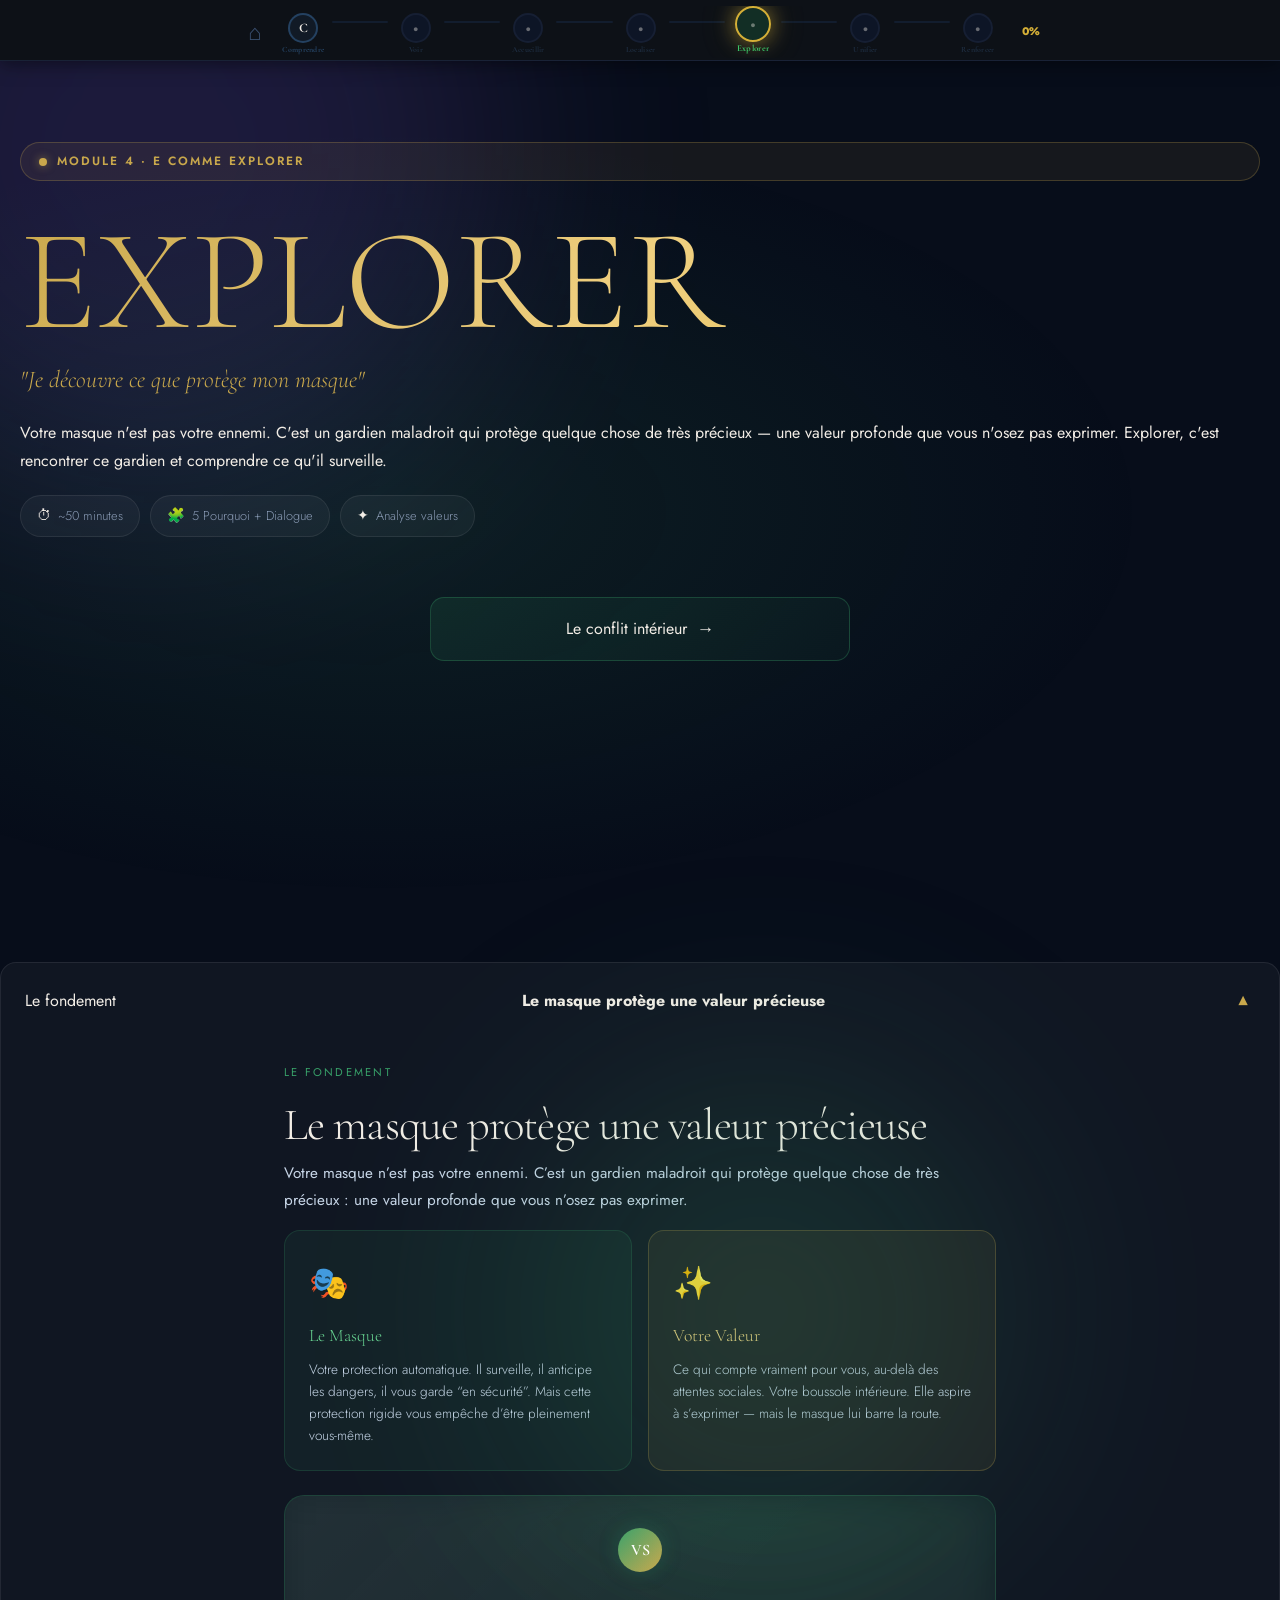
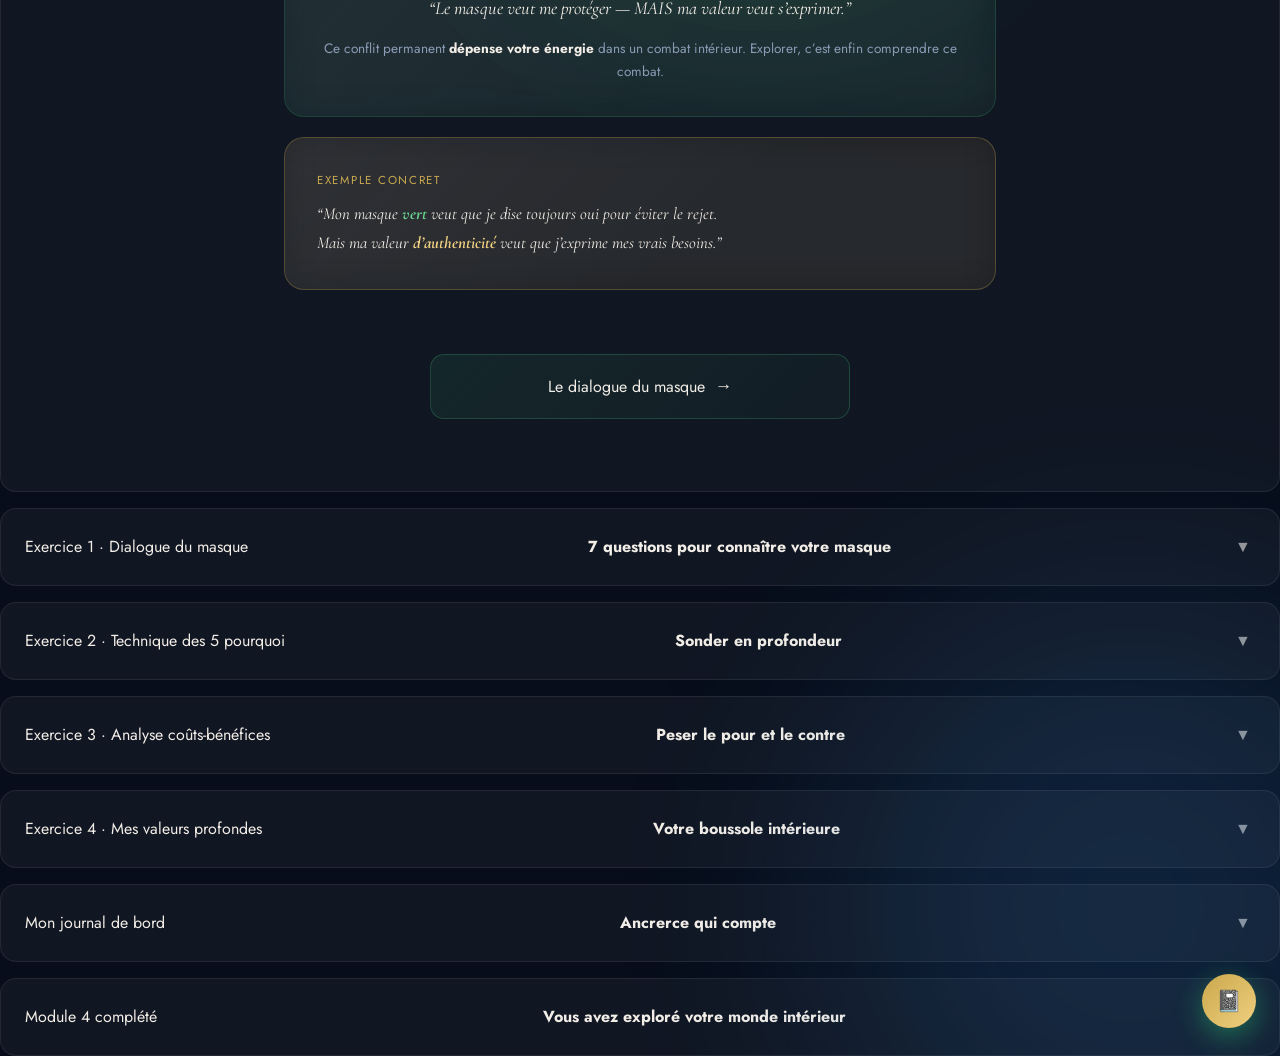
<file: module4.html>
<!DOCTYPE html>
<html lang="fr">
<head>
<meta charset="UTF-8"/>
<meta name="viewport" content="width=device-width,initial-scale=1.0"/>
<title>Module 4 — Explorer · V.A.L.E.U.R©</title>
<link rel="preconnect" href="https://fonts.googleapis.com"/>
<link rel="stylesheet" href="valeur-design-system-v2.css">
<link href="https://fonts.googleapis.com/css2?family=Cormorant+Garamond:ital,wght@0,300;0,400;0,600;1,300;1,400&family=Jost:wght@300;400;500;600&display=swap" rel="stylesheet"/>
<style>
:root{
  --gold:#C9A84C;--gold-light:#F0D080;--gold-glow:rgba(201,168,76,.22);
  --navy:#070D1A;--navy2:#0D1526;--navy3:#131F35;--navy4:#1A2845;
  --glass:rgba(255,255,255,.04);--gb:rgba(255,255,255,.08);
  --text:#F2EDE6;--muted:#8A9BB5;--text2:#C8D6E8;
  --green:#38A169;--green-light:#68D391;--green-glow:rgba(56,161,105,.25);
  --red:#E53E3E;--orange:#ED8936;--yellow:#D69E2E;
  --blue:#3182CE;--indigo:#5A67D8;--violet:#805AD5;
}
*{margin:0;padding:0;box-sizing:border-box}
html{scroll-behavior:smooth}
body{
  background:var(--navy);color:var(--text);
  font-family:'Jost',sans-serif;font-weight:300;
  overflow-x:hidden;
  -webkit-user-select:none;-moz-user-select:none;user-select:none;
}

/* ── SCROLL LINE ── */
/* ── PROGRESS BAR ── */
#progress-bar{position:fixed;top:0;left:0;right:0;z-index:1000;background:rgba(7,13,26,.92);backdrop-filter:blur(20px);border-bottom:1px solid rgba(56,161,105,.15);padding:10px 20px;display:flex;align-items:center;gap:12px;}
.pb-back{display:flex;align-items:center;gap:6px;background:var(--glass);border:1px solid var(--gb);border-radius:8px;padding:6px 12px;color:var(--muted);font-size:12px;letter-spacing:.5px;text-decoration:none;transition:all .3s;white-space:nowrap;flex-shrink:0;}
.pb-back:hover{border-color:var(--green-light);color:var(--green-light);}
.pb-steps{display:flex;gap:6px;flex:1;align-items:center;}
.pb-step{flex:1;height:30px;border-radius:8px;background:rgba(255,255,255,.04);border:1px solid rgba(255,255,255,.06);display:flex;align-items:center;justify-content:center;transition:all .5s cubic-bezier(.34,1.56,.64,1);}
.pb-step.done{background:linear-gradient(135deg,var(--gold),var(--gold-light));border-color:var(--gold-light);cursor:pointer;}
.pb-step.active{background:rgba(56,161,105,.1);border-color:var(--green-light);animation:pb-pulse 2.5s ease-in-out infinite;}
@keyframes pb-pulse{0%,100%{box-shadow:0 0 0 0 rgba(56,161,105,.3);}50%{box-shadow:0 0 0 4px rgba(56,161,105,0);}}
.pb-letter{font-size:11px;font-weight:700;letter-spacing:1.5px;color:var(--muted);}
.pb-step.done .pb-letter{color:#070D1A;}
.pb-step.active .pb-letter{color:var(--green-light);}
.pb-pct{font-size:13px;font-weight:700;color:var(--gold);min-width:36px;text-align:right;}
@media(max-width:480px){.pb-letter{font-size:9px;}.pb-step{height:24px;}#progress-bar{padding:8px 12px;gap:8px;}.pb-back span{display:none;}}
/* ── AURORA ── */
.aurora{position:fixed;inset:0;pointer-events:none;z-index:0;overflow:hidden}
.orb{position:absolute;border-radius:50%;filter:blur(120px);opacity:.18;animation:drift 18s ease-in-out infinite}
.orb1{width:700px;height:700px;background:var(--violet);top:-200px;left:-200px;animation-delay:0s}
.orb2{width:600px;height:600px;background:var(--blue);bottom:-150px;right:-150px;animation-delay:-6s}
.orb3{width:500px;height:500px;background:var(--green);top:40%;left:40%;animation-delay:-12s}
@keyframes drift{0%,100%{transform:translate(0,0) scale(1)}33%{transform:translate(60px,-40px) scale(1.1)}66%{transform:translate(-40px,60px) scale(.9)}}

/* ── DOT NAV ── */
#dot-nav{position:fixed;right:20px;top:50%;transform:translateY(-50%);z-index:900;display:flex;flex-direction:column;gap:10px}
.dot{width:10px;height:10px;border-radius:50%;border:1.5px solid rgba(255,255,255,.3);background:transparent;cursor:pointer;transition:all .3s;position:relative}
.dot.active{background:var(--green);border-color:var(--green);box-shadow:0 0 10px var(--green-glow)}
.dot:hover::after{content:attr(data-label);position:absolute;right:20px;top:50%;transform:translateY(-50%);background:rgba(13,21,38,.95);color:var(--text);font-size:.7rem;white-space:nowrap;padding:4px 10px;border-radius:6px;border:1px solid var(--gb);pointer-events:none}
@media(max-width:768px){#dot-nav{display:none}}

/* ── SECTIONS ── */
section{
  min-height:100vh;padding:80px 20px 60px;
  display:flex;flex-direction:column;position:relative;z-index:1;
  opacity:0;transform:translateY(30px);transition:opacity .7s ease,transform .7s ease;
}
section.visible{opacity:1;transform:translateY(0)}

.container{width:100%;max-width:760px;margin:0 auto}

/* ── GLASS CARD ── */
.glass{
  background:var(--glass);backdrop-filter:blur(20px);
  border:1px solid var(--gb);border-radius:20px;padding:32px;
  transition:transform .3s,box-shadow .3s;
}
.glass:hover{transform:translateY(-3px);box-shadow:0 20px 60px rgba(0,0,0,.3)}
.glass-green{background:rgba(56,161,105,.08);border-color:rgba(56,161,105,.25)}
.glass-gold{background:rgba(201,168,76,.08);border-color:rgba(201,168,76,.3)}

/* ── HERO ── */
#s0{background:radial-gradient(ellipse at 30% 50%,rgba(56,161,105,.12) 0%,transparent 60%)}
.module-badge{
  display:inline-flex;align-items:center;gap:8px;
  background:rgba(56,161,105,.12);border:1px solid rgba(56,161,105,.35);
  border-radius:30px;padding:8px 20px;margin-bottom:28px;
  font-size:.75rem;letter-spacing:.18em;text-transform:uppercase;color:var(--green-light);
}
.hero-title{font-family:'Cormorant Garamond',serif;font-size:clamp(3rem,9vw,6rem);font-weight:300;line-height:1;color:var(--text);margin-bottom:12px}
.hero-title span{color:var(--green-light);font-style:italic}
.hero-sub{font-size:1.05rem;color:var(--text2);max-width:560px;line-height:1.7;margin-bottom:32px}
.hero-quote{
  font-family:'Cormorant Garamond',serif;font-style:italic;font-size:1.2rem;
  color:var(--green-light);border-left:3px solid var(--green);
  padding:16px 24px;background:rgba(56,161,105,.07);border-radius:0 12px 12px 0;
  max-width:560px;margin-bottom:36px;line-height:1.6;
}
.stats-row{display:flex;gap:20px;flex-wrap:wrap}
.stat{text-align:center;background:var(--glass);border:1px solid var(--gb);border-radius:14px;padding:16px 24px}
.stat-n{font-family:'Cormorant Garamond',serif;font-size:1.8rem;color:var(--green-light)}
.stat-l{font-size:.72rem;color:var(--muted);letter-spacing:.1em;text-transform:uppercase;margin-top:2px}

/* ── SECTION TITLES ── */
.s-label{font-size:.7rem;letter-spacing:.2em;text-transform:uppercase;color:var(--green);margin-bottom:10px}
.s-title{font-family:'Cormorant Garamond',serif;font-size:clamp(1.8rem,4vw,2.8rem);font-weight:300;color:var(--text);margin-bottom:8px;line-height:1.2}
.section-intro{color:var(--text2);line-height:1.75;margin-bottom:28px;font-size:.95rem}

/* ── CONFLIT CARDS ── */
.conflict-split{display:grid;grid-template-columns:1fr 1fr;gap:16px;margin-bottom:24px}
@media(max-width:600px){.conflict-split{grid-template-columns:1fr}}
.side-card{border-radius:16px;padding:24px}
.side-masque{background:rgba(56,161,105,.08);border:1px solid rgba(56,161,105,.2)}
.side-valeur{background:rgba(201,168,76,.08);border:1px solid rgba(201,168,76,.25)}
.side-icon{font-size:2rem;margin-bottom:10px}
.side-title{font-family:'Cormorant Garamond',serif;font-size:1.1rem;margin-bottom:8px}
.side-text{font-size:.85rem;color:var(--text2);line-height:1.6}
.vs-badge{
  display:flex;align-items:center;justify-content:center;
  width:44px;height:44px;border-radius:50%;
  background:linear-gradient(135deg,var(--green),var(--gold));
  font-family:'Cormorant Garamond',serif;font-size:1rem;font-weight:600;
  color:#fff;margin:0 auto 20px;box-shadow:0 0 20px var(--green-glow);
}

/* ── DIALOGUE 7 QUESTIONS ── */
.dialogue-steps{display:flex;flex-direction:column;gap:0}
.dialogue-step{
  display:grid;grid-template-columns:48px 1fr;gap:0;align-items:start;
  position:relative;
}
.dialogue-step:not(:last-child)::before{
  content:'';position:absolute;left:23px;top:52px;bottom:0;width:2px;
  background:linear-gradient(to bottom,rgba(56,161,105,.4),rgba(56,161,105,.1));
}
.step-bubble{
  width:48px;height:48px;border-radius:50%;flex-shrink:0;
  background:rgba(56,161,105,.15);border:2px solid rgba(56,161,105,.4);
  display:flex;align-items:center;justify-content:center;
  font-family:'Cormorant Garamond',serif;font-size:1rem;font-weight:600;color:var(--green-light);
  position:relative;z-index:1;
}
.step-content{padding:4px 0 32px 18px}
.step-q{font-family:'Cormorant Garamond',serif;font-size:1.05rem;color:var(--text);margin-bottom:6px;font-style:italic}
.step-ex{font-size:.8rem;color:var(--text2);margin-bottom:10px;line-height:1.5;font-style:italic}
.step-input{
  width:100%;background:rgba(255,255,255,.04);border:1px solid var(--gb);
  border-radius:10px;padding:10px 14px;color:var(--text);font-family:'Jost',sans-serif;
  font-size:.88rem;resize:vertical;min-height:56px;transition:border .3s;outline:none;
}
.step-input:focus{border-color:rgba(56,161,105,.5);background:rgba(56,161,105,.05)}

/* ── 5 POURQUOI ── */
.why-chain{display:flex;flex-direction:column;gap:0}
.why-row{display:flex;align-items:flex-start;gap:12px;padding:12px 0}
.why-row:not(:last-child){border-bottom:1px solid var(--gb)}
.why-num{
  min-width:32px;height:32px;border-radius:50%;
  background:linear-gradient(135deg,var(--green),var(--green-light));
  display:flex;align-items:center;justify-content:center;
  font-size:.78rem;font-weight:600;color:#fff;flex-shrink:0;margin-top:4px;
}
.why-label{font-size:.82rem;color:var(--text2);margin-bottom:6px}
.why-input{
  width:100%;background:rgba(255,255,255,.04);border:1px solid var(--gb);
  border-radius:8px;padding:8px 12px;color:var(--text);font-family:'Jost',sans-serif;
  font-size:.85rem;outline:none;transition:border .3s;
}
.why-input:focus{border-color:rgba(56,161,105,.5);background:rgba(56,161,105,.05)}
.why-arrow{color:var(--green);font-size:1.2rem;margin-top:22px;opacity:.6}

/* ── COUT BÉNÉFICE ── */
.cout-grid{display:grid;grid-template-columns:1fr 1fr;gap:16px}
@media(max-width:600px){.cout-grid{grid-template-columns:1fr}}
.cout-card{border-radius:14px;padding:20px}
.cout-masque-av{background:rgba(56,161,105,.07);border:1px solid rgba(56,161,105,.2)}
.cout-masque-in{background:rgba(229,62,62,.07);border:1px solid rgba(229,62,62,.2)}
.cout-change-ga{background:rgba(201,168,76,.07);border:1px solid rgba(201,168,76,.2)}
.cout-change-ri{background:rgba(237,137,54,.07);border:1px solid rgba(237,137,54,.2)}
.cout-head{display:flex;align-items:center;gap:8px;margin-bottom:14px}
.cout-icon{font-size:1.2rem}
.cout-title{font-size:.8rem;font-weight:500;letter-spacing:.08em;text-transform:uppercase}
.cout-title.green{color:var(--green-light)}
.cout-title.red{color:#FC8181}
.cout-title.gold{color:var(--gold-light)}
.cout-title.orange{color:#FBD38D}
.cout-inputs{display:flex;flex-direction:column;gap:8px}
.cout-input{
  background:rgba(255,255,255,.04);border:1px solid var(--gb);
  border-radius:8px;padding:8px 12px;color:var(--text);font-family:'Jost',sans-serif;
  font-size:.83rem;outline:none;width:100%;transition:border .3s;
}
.cout-input:focus{border-color:rgba(56,161,105,.4);background:rgba(56,161,105,.04)}

/* ── VALEURS ── */
.values-intro{display:grid;grid-template-columns:1fr 1fr;gap:16px;margin-bottom:28px}
@media(max-width:600px){.values-intro{grid-template-columns:1fr}}
.test-val{background:rgba(201,168,76,.07);border:1px solid rgba(201,168,76,.2);border-radius:14px;padding:20px}
.test-val-title{font-family:'Cormorant Garamond',serif;font-size:1rem;color:var(--gold-light);margin-bottom:12px}
.test-item{display:flex;align-items:flex-start;gap:8px;margin-bottom:8px}
.test-bullet{width:6px;height:6px;border-radius:50%;background:var(--gold);flex-shrink:0;margin-top:6px}
.test-text{font-size:.83rem;color:var(--text2);line-height:1.5}
.test-yes{color:var(--green-light);font-weight:500}
.values-grid{display:flex;flex-wrap:wrap;gap:8px;margin-bottom:24px}
.val-chip{
  padding:7px 16px;border-radius:30px;border:1.5px solid rgba(255,255,255,.12);
  font-size:.8rem;cursor:pointer;transition:all .25s;color:var(--muted);
  background:transparent;user-select:none;
}
.val-chip:hover{border-color:rgba(56,161,105,.4);color:var(--text)}
.val-chip.selected{background:rgba(56,161,105,.15);border-color:var(--green);color:var(--green-light);box-shadow:0 0 12px rgba(56,161,105,.2)}
.my-values{margin-top:16px}
.my-values-title{font-size:.78rem;letter-spacing:.15em;text-transform:uppercase;color:var(--gold);margin-bottom:12px}
.my-values-display{
  min-height:50px;border:1.5px dashed rgba(201,168,76,.3);border-radius:12px;
  padding:12px 16px;display:flex;flex-wrap:wrap;gap:8px;align-items:center;
}
.val-selected-badge{
  padding:6px 14px;border-radius:20px;background:linear-gradient(135deg,rgba(56,161,105,.2),rgba(201,168,76,.15));
  border:1px solid rgba(201,168,76,.35);font-size:.8rem;color:var(--gold-light);
}
.my-values-empty{font-size:.82rem;color:rgba(138,155,181,.4);font-style:italic}

/* ── CONFLIT REVEAL ── */
.conflict-reveal{
  background:rgba(56,161,105,.06);border:1px solid rgba(56,161,105,.2);
  border-radius:16px;padding:24px;margin-top:20px;
}
.cr-label{font-size:.72rem;letter-spacing:.15em;text-transform:uppercase;color:var(--green);margin-bottom:10px}
.cr-template{font-family:'Cormorant Garamond',serif;font-size:1.1rem;line-height:1.7;color:var(--text);font-style:italic}
.cr-highlight{color:var(--green-light);font-weight:400}
.cr-input{
  width:100%;background:transparent;border:none;border-bottom:1px solid rgba(56,161,105,.3);
  color:var(--green-light);font-family:'Cormorant Garamond',serif;font-size:1.1rem;font-style:italic;
  outline:none;padding:4px 0;min-width:120px;
}

/* ── CHECKLIST ── */
.checklist{display:flex;flex-direction:column;gap:10px;margin-top:20px}
.check-item{display:flex;align-items:flex-start;gap:12px;cursor:pointer}
.check-box{
  width:22px;height:22px;border-radius:6px;flex-shrink:0;
  border:1.5px solid rgba(56,161,105,.4);background:transparent;
  display:flex;align-items:center;justify-content:center;transition:all .25s;margin-top:1px;
}
.check-item.checked .check-box{background:var(--green);border-color:var(--green)}
.check-item.checked .check-box::after{content:'✓';color:#fff;font-size:.75rem;font-weight:700}
.check-text{font-size:.88rem;color:var(--text2);line-height:1.5;transition:color .25s}
.check-item.checked .check-text{color:var(--text);text-decoration:line-through;opacity:.6}

/* ── BTN ── */
.btn-primary{
  display:inline-flex;align-items:center;gap:10px;
  background:linear-gradient(135deg,var(--green),#2F855A);
  border:none;border-radius:50px;padding:16px 36px;
  color:#fff;font-family:'Jost',sans-serif;font-size:.9rem;font-weight:500;
  cursor:pointer;transition:all .3s;letter-spacing:.06em;
  box-shadow:0 8px 30px rgba(56,161,105,.3);
}
.btn-primary:hover{transform:translateY(-2px);box-shadow:0 14px 40px rgba(56,161,105,.4)}
.btn-secondary{
  display:inline-flex;align-items:center;gap:8px;
  background:transparent;border:1px solid rgba(56,161,105,.4);
  border-radius:50px;padding:12px 28px;color:var(--green-light);
  font-family:'Jost',sans-serif;font-size:.85rem;cursor:pointer;transition:all .3s;
}
.btn-secondary:hover{background:rgba(56,161,105,.1);border-color:var(--green)}

/* ── JOURNAL FAB ── */
#journal-fab{
  position:fixed;bottom:28px;right:28px;z-index:800;
  width:56px;height:56px;border-radius:50%;
  background:linear-gradient(135deg,var(--gold),var(--gold-light));
  border:none;cursor:pointer;display:flex;align-items:center;justify-content:center;
  font-size:1.4rem;box-shadow:0 8px 25px rgba(201,168,76,.35);transition:all .3s;
}
#journal-fab:hover{transform:scale(1.08);box-shadow:0 12px 35px rgba(201,168,76,.5)}
#journal-fab.active{border-radius:14px;width:auto;padding:0 20px;gap:8px;font-size:.85rem;color:var(--navy);font-family:'Jost',sans-serif;font-weight:600}

/* ── JOURNAL PANEL ── */
#journal-panel{
  position:fixed;bottom:100px;right:28px;z-index:800;
  width:min(420px,calc(100vw - 40px));
  background:rgba(13,21,38,.97);backdrop-filter:blur(30px);
  border:1px solid rgba(201,168,76,.25);border-radius:20px;padding:24px;
  display:none;flex-direction:column;gap:16px;
  box-shadow:0 20px 60px rgba(0,0,0,.5);
}
#journal-panel.open{display:flex}
.jp-title{font-family:'Cormorant Garamond',serif;font-size:1.1rem;color:var(--gold-light)}
.jp-date{font-size:.72rem;color:var(--muted)}
#journal-text{
  background:rgba(255,255,255,.04);border:1px solid var(--gb);border-radius:12px;
  padding:12px;color:var(--text);font-family:'Jost',sans-serif;font-size:.85rem;
  resize:none;height:120px;outline:none;
}
.jp-footer{display:flex;gap:8px;justify-content:flex-end}

/* ── TOAST ── */
#toast{
  position:fixed;bottom:100px;left:50%;transform:translateX(-50%) translateY(20px);
  background:rgba(56,161,105,.15);border:1px solid rgba(56,161,105,.4);
  backdrop-filter:blur(20px);border-radius:30px;padding:12px 24px;
  font-size:.85rem;color:var(--green-light);opacity:0;transition:all .4s;z-index:2000;
  pointer-events:none;white-space:nowrap;
}
#toast.show{opacity:1;transform:translateX(-50%) translateY(0)}

/* ── CANVAS CONFETTI ── */
#confetti-canvas{position:fixed;inset:0;pointer-events:none;z-index:9999;display:none}

/* ── FINAL SECTION ── */
.final-grid{display:grid;grid-template-columns:repeat(3,1fr);gap:16px;margin-bottom:32px}
@media(max-width:600px){.final-grid{grid-template-columns:1fr}}
.final-card{background:var(--glass);border:1px solid var(--gb);border-radius:16px;padding:22px;text-align:center}
.fc-icon{font-size:2rem;margin-bottom:10px}
.fc-title{font-family:'Cormorant Garamond',serif;font-size:1rem;color:var(--green-light);margin-bottom:6px}
.fc-text{font-size:.8rem;color:var(--text2);line-height:1.5}

/* ── NAV ARROWS ── */
.nav-arrows{display:flex;gap:12px;align-items:center;flex-wrap:wrap}

/* ── ANTI-COPY ── */
body::selection{background:transparent}

/* ── COPYRIGHT FOOTER ── */
.copyright-footer{
  text-align:center;padding:8px;font-size:.65rem;color:rgba(138,155,181,.3);
  letter-spacing:.1em;
}

/* ── RESPONSIVE ── */
@media(max-width:600px){
  .glass{padding:20px}
  section{padding:70px 16px 50px}
}

/* ── BTN NEXT ── */
.btn-next{display:flex;align-items:center;justify-content:center;gap:10px;margin:36px auto 0;width:100%;max-width:420px;background:linear-gradient(135deg,rgba(56,161,105,.12),rgba(56,161,105,.05));border:1px solid rgba(56,161,105,.3);border-radius:14px;padding:16px 28px;font-family:'Jost',sans-serif;font-size:.97rem;font-weight:500;color:var(--green-light);cursor:pointer;transition:all .4s cubic-bezier(.34,1.2,.64,1);}
.btn-next:hover{background:rgba(56,161,105,.18);transform:translateY(-2px) scale(1.02);box-shadow:0 8px 24px rgba(56,161,105,.2);}
.btn-next .bn-arrow{transition:transform .3s;font-size:1.1rem;}
.btn-next:hover .bn-arrow{transform:translateX(4px);}
/* ── JOURNAL MODULE ── */
.journal-module{margin:40px 0 0;border-radius:22px;overflow:hidden;border:1px solid rgba(56,161,105,.2);background:rgba(255,255,255,.02);}
.jm-header{background:linear-gradient(135deg,rgba(56,161,105,.08),rgba(56,161,105,.03));border-bottom:1px solid rgba(56,161,105,.12);padding:22px 28px;display:flex;align-items:center;gap:14px;}
.jm-header-icon{font-size:1.5rem;}
.jm-header-text h3{font-family:'Cormorant Garamond',serif;font-size:1.25rem;font-weight:400;color:var(--text);margin-bottom:3px;}
.jm-header-text p{font-size:.8rem;color:var(--muted);letter-spacing:.5px;}
.jm-memo{border-bottom:1px solid rgba(255,255,255,.05);}
.jm-memo-toggle{width:100%;background:none;border:none;padding:18px 28px;display:flex;align-items:center;justify-content:space-between;cursor:pointer;font-family:'Jost',sans-serif;font-size:.85rem;font-weight:600;color:var(--text2);letter-spacing:.5px;text-align:left;}
.jm-memo-toggle span{display:flex;align-items:center;gap:10px;}
.jm-memo-chevron{font-size:.75rem;color:var(--muted);transition:transform .3s;}
.jm-memo.open .jm-memo-chevron{transform:rotate(180deg);}
.jm-memo-body{display:none;padding:0 28px 22px;}
.jm-memo.open .jm-memo-body{display:block;}
.jm-memo-item{display:flex;gap:12px;align-items:flex-start;padding:10px 0;border-bottom:1px solid rgba(255,255,255,.04);}
.jm-memo-item:last-child{border-bottom:none;}
.jm-memo-num{width:26px;height:26px;border-radius:50%;background:rgba(56,161,105,.1);border:1px solid rgba(56,161,105,.2);display:flex;align-items:center;justify-content:center;font-size:.72rem;font-weight:700;color:var(--green-light);flex-shrink:0;}
.jm-memo-text{font-size:.88rem;color:var(--text2);line-height:1.65;}
.jm-memo-text strong{color:var(--text);}
.jm-questions{padding:24px 28px;border-bottom:1px solid rgba(255,255,255,.05);}
.jm-q-label{font-size:.72rem;letter-spacing:2.5px;text-transform:uppercase;color:var(--green-light);margin-bottom:18px;font-weight:600;}
.jm-q-item{margin-bottom:18px;}
.jm-q-item:last-child{margin-bottom:0;}
.jm-q-text{font-size:.88rem;color:var(--text2);line-height:1.6;margin-bottom:8px;font-style:italic;}
.jm-q-textarea{width:100%;min-height:72px;background:rgba(255,255,255,.03);border:1px solid rgba(255,255,255,.08);border-radius:10px;padding:12px 14px;font-family:'Jost',sans-serif;font-size:.88rem;color:var(--text);resize:none;outline:none;transition:border-color .3s;line-height:1.6;}
.jm-q-textarea:focus{border-color:rgba(56,161,105,.3);}
.jm-q-textarea::placeholder{color:rgba(255,255,255,.18);}
.jm-libre{padding:24px 28px;border-bottom:1px solid rgba(255,255,255,.05);}
.jm-libre-label{font-size:.72rem;letter-spacing:2.5px;text-transform:uppercase;color:var(--muted);margin-bottom:12px;font-weight:600;}
.jm-libre-textarea{width:100%;min-height:100px;background:rgba(255,255,255,.03);border:1px solid rgba(255,255,255,.08);border-radius:10px;padding:12px 14px;font-family:'Jost',sans-serif;font-size:.88rem;color:var(--text);resize:none;outline:none;transition:border-color .3s;line-height:1.65;}
.jm-libre-textarea:focus{border-color:rgba(201,168,76,.25);}
.jm-libre-textarea::placeholder{color:rgba(255,255,255,.15);}
.jm-actions{padding:20px 28px;display:flex;align-items:center;gap:12px;}
.jm-save-btn{flex:1;background:linear-gradient(135deg,rgba(56,161,105,.15),rgba(56,161,105,.06));border:1px solid rgba(56,161,105,.3);border-radius:12px;padding:14px 20px;font-family:'Jost',sans-serif;font-size:.9rem;font-weight:600;color:var(--green-light);cursor:pointer;transition:all .3s;}
.jm-save-btn:hover{background:rgba(56,161,105,.22);}
.jm-saved{display:none;padding:12px 28px 18px;font-size:.85rem;color:#4aab7a;background:rgba(74,171,122,.06);border-top:1px solid rgba(74,171,122,.15);}
.jm-saved.show{display:flex;align-items:center;gap:8px;}

/* ── HERO UNIFIED ── */
.module-hero-badge{display:inline-flex;align-items:center;gap:10px;margin-bottom:28px;padding:8px 18px;border-radius:100px;background:rgba(201,168,76,.08);border:1px solid rgba(201,168,76,.25);}
.mhb-dot{width:8px;height:8px;border-radius:50%;background:var(--gold, #C9A84C);box-shadow:0 0 8px rgba(201,168,76,.6);animation:glow-pulse 2s ease-in-out infinite;}
@keyframes glow-pulse{0%,100%{opacity:1;box-shadow:0 0 8px rgba(201,168,76,.6);}50%{opacity:.6;box-shadow:0 0 14px rgba(201,168,76,.9);}}
.mhb-text{font-size:.75rem;letter-spacing:2px;text-transform:uppercase;color:var(--gold,#C9A84C);font-weight:600;}
.hero-big-letter{font-family:'Cormorant Garamond',serif;font-size:clamp(3.5rem,14vw,9rem);font-weight:300;color:transparent;background:linear-gradient(135deg,#C9A84C 0%,#F0D080 50%,#D4AF37 100%);-webkit-background-clip:text;-webkit-text-fill-color:transparent;background-clip:text;line-height:1;display:block;margin-bottom:8px;}
.hero-subtitle{font-family:'Cormorant Garamond',serif;font-size:clamp(1.1rem,3vw,1.5rem);font-weight:300;font-style:italic;color:var(--gold,#C9A84C);margin-bottom:20px;}
.hero-meta-pill{display:flex;align-items:center;gap:7px;background:rgba(255,255,255,.04);border:1px solid rgba(255,255,255,.08);border-radius:100px;padding:7px 16px;font-size:.8rem;color:var(--muted);}
.hero-meta-pill span{font-size:.9rem;}

/* ══ DESIGN SYSTEM v2 — OVERRIDES MODULE4 ══ */
#progress-bar { display: none !important; }
#dot-nav { display: none !important; }
#scroll-line { display: none !important; }
main, .container { padding-top: 24px !important; }
#journal-drawer { position:fixed;left:0;right:0;bottom:0;background:var(--navy3,#131F35);border-top:1px solid rgba(46,204,113,.25);border-radius:20px 20px 0 0;padding:20px 24px 32px;z-index:2001;transform:translateY(100%);transition:transform .4s cubic-bezier(.34,1.56,.64,1);max-height:80vh;overflow-y:auto; }
#journal-drawer.open { transform:translateY(0); }
#journal-overlay { position:fixed;inset:0;z-index:2000;background:rgba(7,13,26,.6);backdrop-filter:blur(6px);opacity:0;pointer-events:none;transition:opacity .3s; }
#journal-overlay.open { opacity:1;pointer-events:all; }
#journal-fab { position:fixed;bottom:28px;right:24px;width:54px;height:54px;border-radius:50%;background:linear-gradient(135deg,var(--gold,#C9A84C),var(--gold-light,#F0D080));border:none;cursor:pointer;font-size:1.3rem;display:flex;align-items:center;justify-content:center;box-shadow:0 8px 28px rgba(46,204,113,.45);z-index:1800;transition:all .3s;touch-action:none; }
#journal-fab:hover { transform:scale(1.08) translateY(-2px); }
#journal-textarea { width:100%;min-height:140px;padding:14px;background:rgba(255,255,255,.04);border:1px solid rgba(255,255,255,.08);border-radius:10px;color:var(--text,#F2EDE6);font-family:'Jost',sans-serif;font-size:1rem;line-height:1.7;resize:vertical;outline:none;transition:border-color .3s; }
#journal-textarea:focus { border-color:rgba(46,204,113,.4); }

#journal-panel { position:fixed;bottom:88px;right:24px;z-index:1800;width:min(420px,calc(100vw - 32px));background:rgba(13,21,38,.97);backdrop-filter:blur(30px);border:1px solid rgba(46,204,113,.4);border-radius:20px;padding:24px;display:none;flex-direction:column;gap:16px;box-shadow:0 20px 60px rgba(0,0,0,.5);max-height:calc(100vh - 120px);overflow-y:auto; }
#journal-panel.open { display:flex; }
#journal-text { width:100%;min-height:120px;padding:14px;background:rgba(255,255,255,.04);border:1px solid rgba(255,255,255,.08);border-radius:10px;color:var(--text,#F2EDE6);font-family:'Jost',sans-serif;font-size:1rem;line-height:1.7;resize:vertical;outline:none;transition:border-color .3s; }
#journal-text:focus { border-color:rgba(46,204,113,.4); }
.pb-accordion-item > .pb-accordion-content > .pb-accordion-content-inner > .section,
.pb-accordion-item > .pb-accordion-content > .pb-accordion-content-inner > .section-inner { opacity:1!important;transform:none!important;transition:none!important;padding:24px 0; }
.pb-accordion-item > .pb-accordion-content > .pb-accordion-content-inner > section { min-height:auto!important;opacity:1!important;transform:none!important;transition:none!important;padding:16px 0!important; }
/* Hero section (s0) toujours visible */
#s0 { opacity:1 !important; transform:none !important; transition:none !important; }
/* Sections dans l'accordéon toujours visibles (override des animations de défilement) */
.pb-accordion-content-inner .section,
.pb-accordion-content-inner .section-inner,
.pb-accordion-content-inner section { opacity:1 !important; transform:none !important; transition:none !important; }
</style>
</head>
<body data-module="module4">

<canvas id="confetti-canvas"></canvas>

<!-- SCROLL LINE -->
<!-- PROGRESS BAR -->
<div id="progress-bar">
  <a href="index.html" class="pb-back">← <span>Tableau de bord</span></a>
  <div class="pb-steps" id="pb-steps"></div>


  <span class="pb-pct" id="pb-pct">0%</span>
</div>

<!-- AURORA -->
<div class="aurora">
  <div class="orb orb1"></div>
  <div class="orb orb2"></div>
  <div class="orb orb3"></div>
</div>

<!-- DOT NAV -->
<div id="dot-nav">
  <div class="dot active" data-s="0" data-label="Accueil" onclick="goTo(0)"></div>
  <div class="dot" data-s="1" data-label="Le conflit" onclick="goTo(1)"></div>
  <div class="dot" data-s="2" data-label="Dialogue" onclick="goTo(2)"></div>
  <div class="dot" data-s="3" data-label="5 Pourquoi" onclick="goTo(3)"></div>
  <div class="dot" data-s="4" data-label="Coûts-Bénéfices" onclick="goTo(4)"></div>
  <div class="dot" data-s="5" data-label="Mes Valeurs" onclick="goTo(5)"></div>
  <div class="dot" data-s="6" data-label="Terminer" onclick="goTo(6)"></div>
</div>

<!-- ╔══════════════════════════════╗ -->
<!-- ║   S0 — HERO                 ║ -->
<!-- ╚══════════════════════════════╝ -->
<section class="section" data-s="0" id="s0">
  <div class="module-hero-badge" style="background:rgba(201,168,76,.08);border-color:rgba(201,168,76,.25);">
    <span class="mhb-dot" style="background:#C9A84C;box-shadow:0 0 8px rgba(201,168,76,.6);"></span>
    <span class="mhb-text" style="color:#C9A84C;">Module 4 · E comme EXPLORER</span>
  </div>
  <span class="hero-big-letter">EXPLORER</span>
  <div class="hero-subtitle">"Je découvre ce que protège mon masque"</div>
  <p class="s-lead">Votre masque n'est pas votre ennemi. C'est un gardien maladroit qui protège quelque chose de très précieux — une valeur profonde que vous n'osez pas exprimer. Explorer, c'est rencontrer ce gardien et comprendre ce qu'il surveille.</p>
  <div class="hero-meta" style="display:flex;flex-wrap:wrap;gap:10px;margin:20px 0 24px;">
      <div class="hero-meta-pill"><span>⏱</span> ~50 minutes</div>
      <div class="hero-meta-pill"><span>🧩</span> 5 Pourquoi + Dialogue</div>
      <div class="hero-meta-pill"><span>✦</span> Analyse valeurs</div>
  </div>
  <button class="btn-next" onclick="document.getElementById('s1').scrollIntoView({behavior:'smooth'})"><span>Le conflit intérieur</span><span class="bn-arrow">→</span></button>
</section>

<!-- ╔══════════════════════════════╗ -->
<!-- ║   S1 — LE CONFLIT           ║ -->
<!-- ╚══════════════════════════════╝ -->
<section id="s1">
  <div class="container">
    <p class="s-label">Le fondement</p>
    <h2 class="s-title">Le masque protège une valeur précieuse</h2>
    <p class="section-intro">Votre masque n&rsquo;est pas votre ennemi. C&rsquo;est un gardien maladroit qui protège quelque chose de très précieux&nbsp;: une valeur profonde que vous n&rsquo;osez pas exprimer.</p>

    <div class="conflict-split">
      <div class="side-card side-masque">
        <div class="side-icon">🎭</div>
        <div class="side-title" style="color:var(--green-light)">Le Masque</div>
        <div class="side-text">Votre protection automatique. Il surveille, il anticipe les dangers, il vous garde &ldquo;en sécurité&rdquo;. Mais cette protection rigide vous empêche d&rsquo;être pleinement vous-même.</div>
      </div>
      <div class="side-card side-valeur">
        <div class="side-icon">✨</div>
        <div class="side-title" style="color:var(--gold-light)">Votre Valeur</div>
        <div class="side-text">Ce qui compte vraiment pour vous, au-delà des attentes sociales. Votre boussole intérieure. Elle aspire à s&rsquo;exprimer — mais le masque lui barre la route.</div>
      </div>
    </div>

    <div class="glass glass-green" style="margin-bottom:20px">
      <div class="vs-badge">VS</div>
      <p style="text-align:center;font-family:'Cormorant Garamond',serif;font-size:1.15rem;color:var(--text);font-style:italic;margin-bottom:12px">
        &ldquo;Le masque veut me protéger — MAIS ma valeur veut s&rsquo;exprimer.&rdquo;
      </p>
      <p style="text-align:center;font-size:.85rem;color:var(--muted)">Ce conflit permanent <strong style="color:var(--text)">dépense votre énergie</strong> dans un combat intérieur. Explorer, c&rsquo;est enfin comprendre ce combat.</p>
    </div>

    <div class="glass glass-gold">
      <p style="font-size:.72rem;letter-spacing:.15em;text-transform:uppercase;color:var(--gold);margin-bottom:10px">Exemple concret</p>
      <p style="font-family:'Cormorant Garamond',serif;font-size:1.05rem;line-height:1.7;color:var(--text);font-style:italic">
        &ldquo;Mon masque <strong style="color:var(--green-light)">vert</strong> veut que je dise toujours oui pour éviter le rejet.<br>
        Mais ma valeur <strong style="color:var(--gold-light)">d&rsquo;authenticité</strong> veut que j&rsquo;exprime mes vrais besoins.&rdquo;
      </p>
    </div>

    <div style="margin-top:28px;display:flex;gap:12px">
      <button class="btn-next" onclick="document.getElementById('s2').scrollIntoView({behavior:'smooth'})"><span>Le dialogue du masque</span><span class="bn-arrow">→</span></button>
    </div>
  </div>
</section>

<!-- ╔══════════════════════════════╗ -->
<!-- ║   S2 — DIALOGUE 7 QUESTIONS ║ -->
<!-- ╚══════════════════════════════╝ -->
<section id="s2">
  <div class="container">
    <p class="s-label">Exercice 1 · Dialogue du masque</p>
    <h2 class="s-title">7 questions pour connaître votre masque</h2>
    <p class="section-intro">Pas pour le juger. Pour le comprendre. Notez vos réponses spontanément, sans censure.</p>

    <div class="glass">
      <div class="dialogue-steps">

        <div class="dialogue-step">
          <div class="step-bubble">1</div>
          <div class="step-content">
            <div class="step-q">Identifier le masque</div>
            <div class="step-ex">Ex&nbsp;: &ldquo;Je reconnais le masque VERT (peur du rejet)&rdquo;</div>
            <textarea class="step-input" placeholder="Quel masque est actif en ce moment&#x00A0;?" rows="2"></textarea>
          </div>
        </div>

        <div class="dialogue-step">
          <div class="step-bubble">2</div>
          <div class="step-content">
            <div class="step-q">Reconnaître le déclencheur</div>
            <div class="step-ex">Ex&nbsp;: &ldquo;Mon partenaire n&rsquo;a pas répondu depuis 2h&rdquo;</div>
            <textarea class="step-input" placeholder="Quelle situation a activé le masque&#x00A0;? (Soyez très précis·e)" rows="2"></textarea>
          </div>
        </div>

        <div class="dialogue-step">
          <div class="step-bubble">3</div>
          <div class="step-content">
            <div class="step-q">Observer l&rsquo;automatisme</div>
            <div class="step-ex">Ex&nbsp;: &ldquo;Mon réflexe&nbsp;: j&rsquo;appelle sans arrêt, je me dis qu&rsquo;il va me quitter&rdquo;</div>
            <textarea class="step-input" placeholder="Quel est votre réflexe automatique dans cette situation&#x00A0;?" rows="2"></textarea>
          </div>
        </div>

        <div class="dialogue-step">
          <div class="step-bubble">4</div>
          <div class="step-content">
            <div class="step-q">La peur sous-jacente</div>
            <div class="step-ex">Observez le scénario catastrophe imaginaire. Ex&nbsp;: &ldquo;Qu&rsquo;il m&rsquo;abandonne&rdquo;</div>
            <textarea class="step-input" placeholder="De QUOI avez-vous vraiment peur&#x00A0;? Quel est le scénario catastrophe&#x00A0;?" rows="2"></textarea>
          </div>
        </div>

        <div class="dialogue-step">
          <div class="step-bubble">5</div>
          <div class="step-content">
            <div class="step-q">L&rsquo;origine de la peur</div>
            <div class="step-ex">Ex&nbsp;: &ldquo;Quand j&rsquo;avais 8 ans, ma mère nous a quittés&rdquo;</div>
            <textarea class="step-input" placeholder="Quand avez-vous appris cette peur pour la première fois&#x00A0;?" rows="2"></textarea>
          </div>
        </div>

        <div class="dialogue-step">
          <div class="step-bubble">6</div>
          <div class="step-content">
            <div class="step-q">Le besoin réel</div>
            <div class="step-ex">Ex&nbsp;: &ldquo;Besoin de sécurité affective, de savoir que je suis aimé·e&rdquo;</div>
            <textarea class="step-input" placeholder="Qu&rsquo;est-ce que vous cherchez vraiment&#x00A0;? De quoi avez-vous réellement besoin&#x00A0;?" rows="2"></textarea>
          </div>
        </div>

        <div class="dialogue-step">
          <div class="step-bubble">7</div>
          <div class="step-content">
            <div class="step-q">La valeur en jeu</div>
            <div class="step-ex">Ex&nbsp;: &ldquo;La valeur d&rsquo;authenticité — m&rsquo;exprimer sans peur d&rsquo;être abandonné·e&rdquo;</div>
            <textarea class="step-input" placeholder="Quelle valeur profonde le masque empêche-t-il de s&rsquo;exprimer&#x00A0;?" rows="2"></textarea>
          </div>
        </div>

      </div>

      <div class="conflict-reveal" id="conflict-reveal" style="margin-top:24px">
        <div class="cr-label">Mon conflit clarifié</div>
        <div class="cr-template">
          Mon masque veut me protéger par
          <input class="cr-input" id="cr1" placeholder="l&rsquo;automatisme" style="width:180px"/>,
          mais ma valeur de
          <input class="cr-input" id="cr2" placeholder="votre valeur" style="width:150px"/>
          aspire à
          <input class="cr-input" id="cr3" placeholder="s&rsquo;exprimer..." style="width:200px"/>.
        </div>
      </div>
    </div>

    <div style="margin-top:24px;display:flex;gap:12px;flex-wrap:wrap">
      <button class="btn-next" onclick="document.getElementById('s3').scrollIntoView({behavior:'smooth'})"><span>Les 5 pourquoi</span><span class="bn-arrow">→</span></button>
    </div>
  </div>
</section>

<!-- ╔══════════════════════════════╗ -->
<!-- ║   S3 — 5 POURQUOI           ║ -->
<!-- ╚══════════════════════════════╝ -->
<section id="s3">
  <div class="container">
    <p class="s-label">Exercice 2 · Technique des 5 pourquoi</p>
    <h2 class="s-title">Sonder en profondeur</h2>
    <p class="section-intro">Posez la question &ldquo;pourquoi&rdquo; cinq fois de suite sur le même sujet. Chaque réponse devient la question suivante. Vous descendez vers la peur fondamentale.</p>

    <div class="glass" style="margin-bottom:20px">
      <div class="glass-gold" style="border-radius:12px;padding:16px;margin-bottom:20px;background:rgba(201,168,76,.06);border:1px solid rgba(201,168,76,.2)">
        <p style="font-size:.78rem;letter-spacing:.12em;text-transform:uppercase;color:var(--gold);margin-bottom:8px">Exemple</p>
        <div style="font-size:.85rem;color:var(--muted);line-height:2">
          Pourquoi je n&rsquo;ose pas m&rsquo;exprimer ? <span style="color:var(--text)">→ Parce que je crains le jugement</span><br>
          Pourquoi je crains le jugement ? <span style="color:var(--text)">→ Parce que je veux être accepté·e</span><br>
          Pourquoi être accepté·e est si important ? <span style="color:var(--text)">→ Parce que sans ça, je me sens seul·e</span><br>
          Pourquoi la solitude me fait si peur ? <span style="color:var(--text)">→ Parce que j&rsquo;ai souvent été ignoré·e</span><br>
          Pourquoi cela résonne encore aujourd&rsquo;hui ? <span style="color:var(--text)">→ Parce que cette blessure n&rsquo;a jamais été soignée</span>
        </div>
      </div>

      <div class="why-chain">
        <div class="why-row">
          <div class="why-num">1</div>
          <div style="flex:1">
            <div class="why-label">Ma question de départ</div>
            <input class="why-input" placeholder="Pourquoi je..."/>
          </div>
        </div>
        <div class="why-arrow" style="padding-left:16px">↓</div>
        <div class="why-row">
          <div class="why-num">2</div>
          <div style="flex:1">
            <div class="why-label">Pourquoi cette réponse ?</div>
            <input class="why-input" placeholder="Parce que..."/>
          </div>
        </div>
        <div class="why-arrow" style="padding-left:16px">↓</div>
        <div class="why-row">
          <div class="why-num">3</div>
          <div style="flex:1">
            <div class="why-label">Pourquoi encore ?</div>
            <input class="why-input" placeholder="Parce que..."/>
          </div>
        </div>
        <div class="why-arrow" style="padding-left:16px">↓</div>
        <div class="why-row">
          <div class="why-num">4</div>
          <div style="flex:1">
            <div class="why-label">Et pourquoi cela ?</div>
            <input class="why-input" placeholder="Parce que..."/>
          </div>
        </div>
        <div class="why-arrow" style="padding-left:16px">↓</div>
        <div class="why-row">
          <div class="why-num">5</div>
          <div style="flex:1">
            <div class="why-label">La peur fondamentale</div>
            <input class="why-input" placeholder="Au fond, parce que..." style="border-color:rgba(56,161,105,.4);color:var(--green-light)"/>
          </div>
        </div>
      </div>

      <div style="margin-top:20px;background:rgba(56,161,105,.06);border:1px solid rgba(56,161,105,.15);border-radius:12px;padding:16px">
        <p style="font-size:.78rem;color:var(--green);letter-spacing:.1em;text-transform:uppercase;margin-bottom:8px">Insight clé</p>
        <textarea class="step-input" placeholder="Ce que je découvre sur moi-même grâce à cet exercice..." rows="3"></textarea>
      </div>
    </div>

    <div style="display:flex;gap:12px;flex-wrap:wrap">
      <button class="btn-next" onclick="document.getElementById('s4').scrollIntoView({behavior:'smooth'})"><span>Analyse coûts-bénéfices</span><span class="bn-arrow">→</span></button>
    </div>
  </div>
</section>

<!-- ╔══════════════════════════════╗ -->
<!-- ║   S4 — COÛTS-BÉNÉFICES      ║ -->
<!-- ╚══════════════════════════════╝ -->
<section id="s4">
  <div class="container">
    <p class="s-label">Exercice 3 · Analyse coûts-bénéfices</p>
    <h2 class="s-title">Peser le pour et le contre</h2>
    <p class="section-intro">Votre masque a des avantages réels — c&rsquo;est pour ça qu&rsquo;il persiste. Nommez-les honnêtement. Puis regardez ce qu&rsquo;il vous coûte, et ce que le changement pourrait vous apporter.</p>

    <div class="glass">
      <p style="font-size:.82rem;color:var(--muted);margin-bottom:20px;font-style:italic">Listez 3 éléments dans chaque case. Soyez honnête et bienveillant·e avec vous-même.</p>

      <!-- PORTER LE MASQUE -->
      <p style="font-size:.75rem;letter-spacing:.15em;text-transform:uppercase;color:var(--muted);margin-bottom:12px">Porter le masque</p>
      <div class="cout-grid" style="margin-bottom:20px">
        <div class="cout-card cout-masque-av">
          <div class="cout-head">
            <div class="cout-icon">✅</div>
            <div class="cout-title green">Avantages</div>
          </div>
          <div class="cout-inputs">
            <input class="cout-input" placeholder="Avantage 1..."/>
            <input class="cout-input" placeholder="Avantage 2..."/>
            <input class="cout-input" placeholder="Avantage 3..."/>
          </div>
        </div>
        <div class="cout-card cout-masque-in">
          <div class="cout-head">
            <div class="cout-icon">❌</div>
            <div class="cout-title red">Inconvénients</div>
          </div>
          <div class="cout-inputs">
            <input class="cout-input" placeholder="Inconvénient 1..."/>
            <input class="cout-input" placeholder="Inconvénient 2..."/>
            <input class="cout-input" placeholder="Inconvénient 3..."/>
          </div>
        </div>
      </div>

      <!-- CHANGER -->
      <div style="height:1px;background:var(--gb);margin:4px 0 20px"></div>
      <p style="font-size:.75rem;letter-spacing:.15em;text-transform:uppercase;color:var(--muted);margin-bottom:12px">Choisir le changement</p>
      <div class="cout-grid">
        <div class="cout-card cout-change-ga">
          <div class="cout-head">
            <div class="cout-icon">🌟</div>
            <div class="cout-title gold">Gains potentiels</div>
          </div>
          <div class="cout-inputs">
            <input class="cout-input" placeholder="Gain 1..."/>
            <input class="cout-input" placeholder="Gain 2..."/>
            <input class="cout-input" placeholder="Gain 3..."/>
          </div>
        </div>
        <div class="cout-card cout-change-ri">
          <div class="cout-head">
            <div class="cout-icon">⚠️</div>
            <div class="cout-title orange">Risques perçus</div>
          </div>
          <div class="cout-inputs">
            <input class="cout-input" placeholder="Risque 1..."/>
            <input class="cout-input" placeholder="Risque 2..."/>
            <input class="cout-input" placeholder="Risque 3..."/>
          </div>
        </div>
      </div>

      <div style="margin-top:24px;background:rgba(56,161,105,.06);border:1px solid rgba(56,161,105,.2);border-radius:12px;padding:18px">
        <p style="font-size:.78rem;color:var(--green);letter-spacing:.1em;text-transform:uppercase;margin-bottom:10px">Ma conclusion</p>
        <textarea class="step-input" placeholder="Après cet exercice, ce que je réalise c&rsquo;est que..." rows="3"></textarea>
      </div>
    </div>

    <div style="margin-top:24px;display:flex;gap:12px;flex-wrap:wrap">
      <button class="btn-next" onclick="document.getElementById('s5').scrollIntoView({behavior:'smooth'})"><span>Mes valeurs profondes</span><span class="bn-arrow">→</span></button>
    </div>
  </div>
</section>

<!-- ╔══════════════════════════════╗ -->
<!-- ║   S5 — MES VALEURS          ║ -->
<!-- ╚══════════════════════════════╝ -->
<section id="s5">
  <div class="container">
    <p class="s-label">Exercice 4 · Mes valeurs profondes</p>
    <h2 class="s-title">Votre boussole intérieure</h2>
    <p class="section-intro">Les valeurs sont ce qui compte vraiment pour vous — au-delà des attentes sociales. Elles ne s&rsquo;expliquent pas, elles se ressentent. Sélectionnez celles qui résonnent le plus en vous.</p>

    <div class="values-intro">
      <div class="test-val">
        <div class="test-val-title">💎 Test de vérification d&rsquo;une vraie valeur</div>
        <div class="test-item">
          <div class="test-bullet"></div>
          <div class="test-text">Si je fais cela et que <strong style="color:var(--text)">personne ne le sait jamais</strong>, continuerais-je&nbsp;?</div>
        </div>
        <div class="test-item">
          <div class="test-bullet"></div>
          <div class="test-text">Si mes proches <strong style="color:var(--text)">désapprouvaient</strong> mon choix, ferais-je quand même ce choix&nbsp;?</div>
        </div>
        <div style="margin-top:14px;font-size:.8rem">
          <span class="test-yes">OUI aux deux</span> <span style="color:var(--muted)">= c&rsquo;est une vraie valeur</span><br>
          <span style="color:#FC8181">NON</span> <span style="color:var(--muted)">= c&rsquo;est peut-être une injonction du masque</span>
        </div>
      </div>
      <div class="glass" style="padding:20px">
        <p style="font-size:.78rem;letter-spacing:.12em;text-transform:uppercase;color:var(--green);margin-bottom:12px">Conseil pratique</p>
        <p style="font-size:.85rem;color:var(--muted);line-height:1.7">Cliquez sur les valeurs qui vous parlent. Ensuite, choisissez vos <strong style="color:var(--text)">3 valeurs les plus importantes</strong> — celles dont l&rsquo;absence vous priverait d&rsquo;un sens profond à votre vie.</p>
        <p style="margin-top:10px;font-size:.78rem;color:var(--muted);font-style:italic">D&rsquo;après la Liste des Valeurs de Russ Harris (2011)</p>
      </div>
    </div>

    <div class="glass">
      <p style="font-size:.78rem;letter-spacing:.12em;text-transform:uppercase;color:var(--muted);margin-bottom:16px">Sélectionnez les valeurs qui résonnent en vous</p>
      <div class="values-grid" id="values-grid">
        <!-- chips generated by JS -->
      </div>

      <div class="my-values">
        <div class="my-values-title">Mes 3 valeurs les plus importantes</div>
        <div class="my-values-display" id="my-values-display">
          <span class="my-values-empty" id="values-empty">Cliquez sur les valeurs ci-dessus pour les sélectionner...</span>
        </div>
      </div>

      <div style="margin-top:20px;background:rgba(201,168,76,.06);border:1px solid rgba(201,168,76,.2);border-radius:12px;padding:16px">
        <p style="font-size:.78rem;letter-spacing:.1em;text-transform:uppercase;color:var(--gold);margin-bottom:10px">Mon conflit valeur-masque final</p>
        <textarea class="step-input" placeholder="Quelle valeur mon masque m&rsquo;empêche-t-il d&rsquo;exprimer en ce moment ? Comment se manifeste ce conflit dans ma vie quotidienne ?" rows="3"></textarea>
      </div>
    </div>

    <div style="margin-top:24px;display:flex;gap:12px;flex-wrap:wrap">
      <button class="btn-next" onclick="document.getElementById('s6').scrollIntoView({behavior:'smooth'})"><span>Bilan et complétion</span><span class="bn-arrow">→</span></button>
    </div>
  </div>
</section>

<!-- ╔══════════════════════════════╗ -->
<!-- ║   S6 — JOURNAL              ║ -->
<!-- ╚══════════════════════════════╝ -->
<section id="s6">
  <div class="container">
    <p class="s-label">Mon journal de bord</p>
    <h2 class="s-title" style="font-family:'Cormorant Garamond',serif;font-weight:300;">Ancrer<br><em style="color:var(--green-light)">ce qui compte</em></h2>

    <div class="journal-module" id="jm-module4">
      <div class="jm-header">
        <span class="jm-header-icon">📓</span>
        <div class="jm-header-text">
          <h3>Mon Journal de bord — EXPLORER</h3>
          <p>Sauvegardé dans votre parcours complet · Exportable en PDF en fin de parcours</p>
        </div>
      </div>
      <div class="jm-memo" id="jm-memo-m4">
        <button class="jm-memo-toggle" onclick="toggleMemo('jm-memo-m4')">
          <span>🗂 Mémo — Les 5 concepts essentiels d'EXPLORER</span>
          <span class="jm-memo-chevron">▾</span>
        </button>
        <div class="jm-memo-body">
          <div class="jm-memo-item">
            <div class="jm-memo-num">1</div>
            <div class="jm-memo-text"><strong>Le conflit intérieur</strong> — Votre masque protège une valeur précieuse en la gardant prisonnière. Le conflit est entre le besoin de sécurité du masque et l'aspiration profonde de votre nature authentique.</div>
          </div>
          <div class="jm-memo-item">
            <div class="jm-memo-num">2</div>
            <div class="jm-memo-text"><strong>Les 7 questions du dialogue</strong> — Interroger son masque comme un personnage : quand es-tu apparu ? qu'essaies-tu de me protéger ? quel est ton plus grand cauchemar ? Ces questions transforment l'ennemi en allié.</div>
          </div>
          <div class="jm-memo-item">
            <div class="jm-memo-num">3</div>
            <div class="jm-memo-text"><strong>La technique des 5 pourquoi</strong> — Chaque comportement automatique cache une peur plus profonde. En posant "pourquoi" 5 fois, on descend jusqu'à la peur originelle qui alimente le masque.</div>
          </div>
          <div class="jm-memo-item">
            <div class="jm-memo-num">4</div>
            <div class="jm-memo-text"><strong>L'analyse coûts-bénéfices</strong> — Peser honnêtement ce que le masque coûte et ce qu'il apporte. Cette clarté crée la motivation authentique pour changer — pas par devoir, mais par désir.</div>
          </div>
          <div class="jm-memo-item">
            <div class="jm-memo-num">5</div>
            <div class="jm-memo-text"><strong>La valeur empêchée</strong> — Derrière chaque masque se cache une valeur profonde que vous n'osez pas exprimer. Identifier cette valeur, c'est trouver le trésor que votre masque gardait jalousement.</div>
          </div>
        </div>
      </div>
      <div class="jm-questions">
        <div class="jm-q-label">✍️ Mon bilan — Module 4 · EXPLORER</div>
        <div class="jm-q-item">
          <div class="jm-q-text">Le conflit intérieur que j'ai découvert…</div>
          <textarea class="jm-q-textarea" id="jm-q1-m4" placeholder="Une part de moi voudrait... mais une autre a encore plus peur de..."></textarea>
        </div>
        <div class="jm-q-item">
          <div class="jm-q-text">La peur originelle de mon masque…</div>
          <textarea class="jm-q-textarea" id="jm-q2-m4" placeholder="Au fond, ce que je crains vraiment c'est... (utilisez les 5 pourquoi)"></textarea>
        </div>
        <div class="jm-q-item">
          <div class="jm-q-text">La valeur empêchée que mon masque protège…</div>
          <textarea class="jm-q-textarea" id="jm-q3-m4" placeholder="Ce que j'aspire vraiment à être / faire / vivre, mais que la peur bloque..."></textarea>
        </div>
      </div>
      <div class="jm-libre">
        <div class="jm-libre-label">📓 Réflexions libres</div>
        <textarea class="jm-libre-textarea" id="jm-libre-m4" placeholder="Espace libre — ce que ce module a révélé, une prise de conscience sur votre masque, ce que vous comprenez maintenant de votre fonctionnement…"></textarea>
      </div>
      <div class="jm-actions">
        <button class="jm-save-btn" onclick="saveJournalV3()">💾 Sauvegarder dans mon journal</button>
      </div>
      <div class="jm-saved" id="jm-saved-m4">
        ✓ Entrée sauvegardée — visible dans votre Journal de bord complet
      </div>
    </div>

    <div style="margin-top:36px;text-align:center;">
      <button class="btn-next" onclick="document.getElementById('s7').scrollIntoView({behavior:'smooth'})"><span>Bilan et complétion</span><span class="bn-arrow">→</span></button>
    </div>
  </div>
</section>

<!-- ╔══════════════════════════════╗ -->
<!-- ║   S7 — TERMINER             ║ -->
<!-- ╚══════════════════════════════╝ -->
<section id="s7">
  <div class="container" style="text-align:center">
    <div style="font-size:4rem;margin-bottom:20px">🟢</div>
    <p class="s-label" style="text-align:center">Module 4 complété</p>
    <h2 style="font-family:'Cormorant Garamond',serif;font-size:clamp(2rem,5vw,3.5rem);font-weight:300;margin-bottom:16px">Vous avez <span style="color:var(--green-light);font-style:italic">exploré</span> votre monde intérieur</h2>
    <p style="color:var(--muted);font-size:.95rem;line-height:1.75;max-width:560px;margin:0 auto 40px">Vous avez dialogué avec votre masque, identifié la peur sous-jacente, pesé le pour et le contre — et découvert la valeur précieuse qu&rsquo;il garde. C&rsquo;est une révélation profonde.</p>

    <div class="final-grid" style="text-align:left">
      <div class="final-card">
        <div class="fc-icon">🔍</div>
        <div class="fc-title">Masque connu</div>
        <div class="fc-text">Vous avez nommé votre automatisme et compris sa logique de protection.</div>
      </div>
      <div class="final-card">
        <div class="fc-icon">💡</div>
        <div class="fc-title">Peur nommée</div>
        <div class="fc-text">Vous avez identifié la peur réelle qui se cache derrière le comportement.</div>
      </div>
      <div class="final-card">
        <div class="fc-icon">✨</div>
        <div class="fc-title">Valeur découverte</div>
        <div class="fc-text">Vous savez maintenant ce que votre masque protège — et ce qui aspire à s&rsquo;exprimer.</div>
      </div>
    </div>

    <div class="glass glass-green" style="max-width:560px;margin:0 auto 36px;text-align:left">
      <p style="font-family:'Cormorant Garamond',serif;font-size:1.15rem;line-height:1.75;font-style:italic;color:var(--text)">
        &ldquo;La prochaine étape&nbsp;? <span style="color:var(--green-light)">Unifier</span> — créer une alliance entre votre besoin de sécurité et votre désir d&rsquo;authenticité. L&rsquo;union fait la force.&rdquo;
      </p>
    </div>

    <div class="checklist" style="max-width:480px;margin:0 auto 36px;text-align:left">
      <div class="check-item" onclick="toggleCheck(this)">
        <div class="check-box"></div>
        <div class="check-text">J&rsquo;ai identifié mon masque actif et son déclencheur</div>
      </div>
      <div class="check-item" onclick="toggleCheck(this)">
        <div class="check-box"></div>
        <div class="check-text">J&rsquo;ai observé mon automatisme et ma peur sous-jacente</div>
      </div>
      <div class="check-item" onclick="toggleCheck(this)">
        <div class="check-box"></div>
        <div class="check-text">J&rsquo;ai utilisé les 5 pourquoi pour sonder en profondeur</div>
      </div>
      <div class="check-item" onclick="toggleCheck(this)">
        <div class="check-box"></div>
        <div class="check-text">J&rsquo;ai fait l&rsquo;analyse coûts-bénéfices honnêtement</div>
      </div>
      <div class="check-item" onclick="toggleCheck(this)">
        <div class="check-box"></div>
        <div class="check-text">J&rsquo;ai identifié la valeur que mon masque empêche de s&rsquo;exprimer</div>
      </div>
    </div>

    <div class="nav-arrows" style="justify-content:center">
      <button class="btn-secondary" onclick="window.location.href='module3.html'">← Module 3 LOCALISER</button>
      <button class="btn-primary" onclick="allerModule5()">Module 5 UNIFIER → 🔵</button>
    </div>

    <div class="copyright-footer" style="margin-top:40px">© 2025 Méthode V.A.L.E.U.R© — Céline Bourbon · Tous droits réservés · Toute reproduction interdite</div>
  </div>
</section>

<!-- JOURNAL FAB -->
<button id="journal-fab" onclick="toggleJournal()">📓</button>
<div id="journal-panel">
  <div>
    <div class="jp-title">Journal V.A.L.E.U.R©</div>
    <div class="jp-date" id="jp-date"></div>
  </div>
  <textarea id="journal-text" placeholder="Ce que j&rsquo;explore, ce que je réalise, ce que je ressens..."></textarea>
  <div class="jp-footer">
    <button class="btn-secondary" style="padding:8px 18px;font-size:.8rem" onclick="saveJournal()">Enregistrer</button>
  </div>
</div>

<!-- TOAST -->
<div id="toast"></div>

<script>
// ── PROTECTION ──
document.addEventListener('contextmenu',e=>e.preventDefault());
document.addEventListener('keydown',e=>{if(e.ctrlKey&&['c','u','s','p','a'].includes(e.key))e.preventDefault()});
document.addEventListener('dragstart',e=>e.preventDefault());

// ── SCROLL LINE + PROGRESS ──
const sections=['s0','s1','s2','s3','s4','s5','s6','s7'];
let currentSection=0;
const MODULES=[
  {key:'module1',letter:'V',color:'#E53E3E'},
  {key:'module2',letter:'A',color:'#ED8936'},
  {key:'module3',letter:'L',color:'#D69E2E'},
  {key:'module4',letter:'E',color:'#38A169'},
  {key:'module5',letter:'U',color:'#3182CE'},
  {key:'module6',letter:'R',color:'#805AD5'},
];
const PK='valeur_progress_v2';
function getP(){try{return JSON.parse(localStorage.getItem(PK))||{};}catch(e){return{};}}
function isDone(k){return!!getP()[k];}
function markDone(k){const p=getP();p[k]=true;try{localStorage.setItem(PK,JSON.stringify(p));}catch(e){}}
function renderProgress(){
  const steps=document.getElementById('pb-steps');
  const pct=document.getElementById('pb-pct');
  if(!steps)return;
  const done=MODULES.filter(m=>isDone(m.key)).length;
  if(pct)pct.textContent=Math.round((done/MODULES.length)*100)+'%';
  steps.innerHTML=MODULES.map(m=>{
    const d=isDone(m.key);
    const active=m.key==='module4';
    return'<div class="pb-step'+(d?' done':active?' active':'')+'" title="'+m.letter+'"><span class="pb-letter">'+m.letter+'</span></div>';
  }).join('');
}
window.addEventListener('scroll',()=>{
  const scrolled=window.scrollY/(document.documentElement.scrollHeight-window.innerHeight);
  updateProgress(scrolled);
  detectSection();
  animateSections();
});

function updateProgress(scrolled){
  const pct=Math.round(scrolled*100);
  document.getElementById('pb-pct').textContent=pct+'%';
}

function detectSection(){
  sections.forEach((id,i)=>{
    const el=document.getElementById(id);
    if(!el)return;
    const r=el.getBoundingClientRect();
    if(r.top<=window.innerHeight/2&&r.bottom>=window.innerHeight/2){
      currentSection=i;
      document.querySelectorAll('.dot').forEach((d,j)=>{d.classList.toggle('active',j===i)});
    }
  });
}

function animateSections(){
  sections.forEach(id=>{
    const el=document.getElementById(id);
    if(!el)return;
    const r=el.getBoundingClientRect();
    if(r.top<window.innerHeight*.85)el.classList.add('visible');
  });
}
setTimeout(animateSections,100);

function goTo(i){
  const el=document.getElementById(sections[i]);
  if(el)el.scrollIntoView({behavior:'smooth'});
}

// ── VALUES CHIPS ──
const allValues=[
  'Acceptation','Authenticité','Aventure','Affirmation de soi','Beauté',
  'Bienveillance','Compassion','Confiance','Connexion','Contribution',
  'Courage','Créativité','Curiosité','Équité','Enthousiasme',
  'Générosité','Gratitude','Harmonie','Honnêteté','Humilité',
  'Humour','Indépendance','Intimité','Justice','Liberté',
  'Amour','Pleine conscience','Ordre','Ouverture d\u2019esprit','Patience',
  'Persévérance','Plaisir','Réciprocité','Respect','Responsabilité',
  'Sécurité','Conscience de soi','Soins de soi','Perfectionnement','Partage',
  'Maîtrise de soi','Sensualité','Spiritualité','Soutien','Vaillance'
];
let selectedValues=[];

function buildValues(){
  const grid=document.getElementById('values-grid');
  allValues.forEach(v=>{
    const chip=document.createElement('div');
    chip.className='val-chip';
    chip.textContent=v;
    chip.onclick=()=>toggleValue(v,chip);
    grid.appendChild(chip);
  });
}

function toggleValue(v,chip){
  const idx=selectedValues.indexOf(v);
  if(idx>-1){
    selectedValues.splice(idx,1);
    chip.classList.remove('selected');
  } else {
    selectedValues.push(v);
    chip.classList.add('selected');
  }
  updateMyValues();
}

function updateMyValues(){
  const display=document.getElementById('my-values-display');
  const empty=document.getElementById('values-empty');
  display.innerHTML='';
  if(selectedValues.length===0){
    display.appendChild(empty||document.createTextNode(''));
    if(empty)display.appendChild(empty);
    return;
  }
  selectedValues.forEach(v=>{
    const badge=document.createElement('div');
    badge.className='val-selected-badge';
    badge.textContent=v;
    display.appendChild(badge);
  });
}

buildValues();

// ── CHECKLIST ──
function toggleCheck(el){
  el.classList.toggle('checked');
}

// ── JOURNAL V3 ──
const JV3='VALEUR_journal_v3';
function getJournalV3(){try{return JSON.parse(localStorage.getItem(JV3))||[];}catch(e){return[];}}
function saveJournalV3arr(arr){try{localStorage.setItem(JV3,JSON.stringify(arr));}catch(e){}}
function toggleMemo(id){const el=document.getElementById(id);if(el)el.classList.toggle('open');}

function saveJournalV3(){
  const q1=document.getElementById('jm-q1-m4')?.value.trim()||'';
  const q2=document.getElementById('jm-q2-m4')?.value.trim()||'';
  const q3=document.getElementById('jm-q3-m4')?.value.trim()||'';
  const libre=document.getElementById('jm-libre-m4')?.value.trim()||'';
  const masque=localStorage.getItem('valeur_dominant_masque')||'';
  const arr=getJournalV3();
  const idx=arr.findIndex(e=>e.module===4);
  const entry={
    module:4,module_name:'EXPLORER',
    date:new Date().toISOString(),masque_dominant:masque,
    reponses:[
      {question:"Le conflit intérieur que j'ai découvert…",reponse:q1},
      {question:"La peur originelle de mon masque…",reponse:q2},
      {question:"La valeur empêchée que mon masque protège…",reponse:q3}
    ],reflexion_libre:libre
  };
  if(idx>=0)arr[idx]=entry;else arr.push(entry);
  saveJournalV3arr(arr);
  try{
    const v2=JSON.parse(localStorage.getItem('valeur_journal_v2'))||[];
    v2.unshift({date:entry.date,text:(q1+'\n'+q2+'\n'+q3+'\n'+libre).trim(),module:'Module 4 — EXPLORER'});
    localStorage.setItem('valeur_journal_v2',JSON.stringify(v2.slice(0,30)));
  }catch(e){}
  const saved=document.getElementById('jm-saved-m4');
  if(saved){saved.classList.add('show');setTimeout(()=>saved.classList.remove('show'),4000);}
  showToast('✍️ Journal Module 4 sauvegardé');
}

function prefillJournalV3(){
  const arr=getJournalV3();
  const entry=arr.find(e=>e.module===4);
  if(!entry)return;
  const ids=['jm-q1-m4','jm-q2-m4','jm-q3-m4','jm-libre-m4'];
  const vals=[...entry.reponses.map(r=>r.reponse||''),entry.reflexion_libre||''];
  ids.forEach((id,i)=>{const el=document.getElementById(id);if(el)el.value=vals[i]||'';});
}

// ── TOAST ──
function showToast(msg){
  const t=document.getElementById('toast');
  t.textContent=msg;t.classList.add('show');
  setTimeout(()=>t.classList.remove('show'),3000);
}

// ── COMPLÉTER MODULE ──
function completerModule(){
  saveJournalV3();
  try{
    const p=JSON.parse(localStorage.getItem('valeur_progress_v2')||'{}');
    p.module4=true;
    localStorage.setItem('valeur_progress_v2',JSON.stringify(p));
  }catch(e){}
  lancerConfetti();
  showToast('🟢 Module 4 complété — UNIFIER débloqué !');
  setTimeout(()=>{document.getElementById('s7').scrollIntoView({behavior:'smooth'});},1200);
}

function allerModule5(){
  completerModule();
  setTimeout(()=>window.location.href='module5.html',4000);
}

// ── CONFETTI ──
function lancerConfetti(){
  const canvas=document.getElementById('confetti-canvas');
  canvas.style.display='block';
  const ctx=canvas.getContext('2d');
  canvas.width=window.innerWidth;
  canvas.height=window.innerHeight;
  const colors=['#38A169','#68D391','#C9A84C','#F0D080','#E53E3E','#805AD5','#3182CE'];
  const pieces=[];
  for(let i=0;i<160;i++){
    pieces.push({
      x:Math.random()*canvas.width,y:-20,
      vx:(Math.random()-0.5)*4,vy:Math.random()*4+2,
      color:colors[Math.floor(Math.random()*colors.length)],
      size:Math.random()*8+4,rot:Math.random()*360,rv:(Math.random()-0.5)*8,
      opacity:1
    });
  }
  let frame=0;
  function draw(){
    ctx.clearRect(0,0,canvas.width,canvas.height);
    pieces.forEach(p=>{
      p.x+=p.vx;p.y+=p.vy;p.rot+=p.rv;
      if(frame>90)p.opacity-=0.015;
      ctx.save();
      ctx.globalAlpha=Math.max(0,p.opacity);
      ctx.translate(p.x,p.y);
      ctx.rotate(p.rot*Math.PI/180);
      ctx.fillStyle=p.color;
      ctx.fillRect(-p.size/2,-p.size/2,p.size,p.size);
      ctx.restore();
    });
    frame++;
    if(frame<180)requestAnimationFrame(draw);
    else{ctx.clearRect(0,0,canvas.width,canvas.height);canvas.style.display='none';}
  }
  requestAnimationFrame(draw);
}

// ── LOAD PROGRESS ──
(function(){
  try{
    const p=JSON.parse(localStorage.getItem('valeur_progress_v2')||'{}');
    const steps=['module1','module2','module3','module4','module5','module6'];
    document.querySelectorAll('.pb-step').forEach((el,i)=>{
      const mod=steps[i];
      if(p[mod])el.classList.add('done');
    });
  }catch(e){}
  prefillJournalV3();
})();
</script>

<!-- ══ ACCORDION CONVERSION + NOUVEAUX COMPOSANTS ══ -->
<script>
(function() {
  function convertSectionsToAccordion() {
    /* Escape HTML entities to prevent XSS when inserting title into innerHTML */
    function escapeHtml(str) { return str.replace(/&/g,'&amp;').replace(/</g,'&lt;').replace(/>/g,'&gt;'); }
    var sections = document.querySelectorAll(
      'section:not(#s0):not([data-s="0"]):not(.bg-aurora):not(.bg-layer)'
    );
    if (!sections.length) return;

    var parent = sections[0].parentNode;
    var accordion = document.createElement('div');
    accordion.id = 'pb-main-accordion';
    accordion.className = 'pb-accordion';
    parent.insertBefore(accordion, sections[0]);

    Array.from(sections).forEach(function(section, index) {
      var labelEl = section.querySelector('.s-label, h4');
      var titleEl = section.querySelector('h2, h1');
      var label = labelEl ? (labelEl.textContent || '').trim() : '';
      var rawTitle = titleEl ? (titleEl.textContent || titleEl.innerText || '') : '';
      var title = rawTitle.replace(/\s+/g, ' ').trim().substring(0, 72) || ('Section ' + (index + 1));

      var item = document.createElement('div');
      item.className = 'pb-accordion-item';

      var btn = document.createElement('button');
      btn.type = 'button';
      btn.className = 'pb-accordion-btn';
      btn.setAttribute('aria-expanded', 'false');
      btn.setAttribute('aria-controls', 'pb-panel-module4-' + index);
      btn.innerHTML = (label ? '<span class="pb-accordion-label">' + escapeHtml(label) + '</span>' : '') +
        '<span><strong>' + escapeHtml(title) + '</strong></span>' +
        '<span class="pb-accordion-chevron">▼</span>';

      var contentDiv = document.createElement('div');
      contentDiv.className = 'pb-accordion-content';
      contentDiv.id = 'pb-panel-module4-' + index;

      var inner = document.createElement('div');
      inner.className = 'pb-accordion-content-inner';

      while (section.firstChild) { inner.appendChild(section.firstChild); }

      contentDiv.appendChild(inner);
      item.appendChild(btn);
      item.appendChild(contentDiv);
      accordion.appendChild(item);
      if (section.parentNode) section.parentNode.removeChild(section);
    });
  }

  if (document.readyState === 'loading') {
    document.addEventListener('DOMContentLoaded', convertSectionsToAccordion);
  } else {
    convertSectionsToAccordion();
  }
})();
</script>
<script src="valeur-config.js"></script>
<script src="valeur-components.js"></script>
<script src="valeur-storage.js"></script>
<script>
/* Fallback: initialiser l'accordéon inline si valeur-components.js n'est pas chargé */
(function() {
  function initFallbackAccordion() {
    if (typeof pbInitAccordion === 'function') return; /* Already handled by valeur-components.js */
    /* Max title length for accordion button labels (72 chars ≈ 2 lines at standard width) */
    var TITLE_MAX_LEN = 72;
    document.querySelectorAll('.pb-accordion-item .pb-accordion-btn').forEach(function(btn) {
      if (btn.dataset.fallbackInit) return;
      btn.dataset.fallbackInit = '1';
      btn.addEventListener('click', function() {
        var item = btn.closest('.pb-accordion-item');
        var content = item.querySelector('.pb-accordion-content');
        var isOpen = item.classList.contains('open');
        /* Close all siblings */
        var siblings = item.parentNode.querySelectorAll('.pb-accordion-item');
        siblings.forEach(function(s) {
          s.classList.remove('open');
          var c = s.querySelector('.pb-accordion-content');
          var b = s.querySelector('.pb-accordion-btn');
          if (c) { c.style.maxHeight = '0'; c.style.opacity = '0'; }
          if (b) b.setAttribute('aria-expanded', 'false');
        });
        if (!isOpen) {
          item.classList.add('open');
          if (content) {
            content.style.maxHeight = content.scrollHeight + 5000 + 'px';
            content.style.opacity = '1';
          }
          btn.setAttribute('aria-expanded', 'true');
        }
      });
    });
  }
  if (document.readyState === 'loading') {
    document.addEventListener('DOMContentLoaded', initFallbackAccordion);
  } else {
    initFallbackAccordion();
  }
})();
</script>
</body>
</html>
</file>
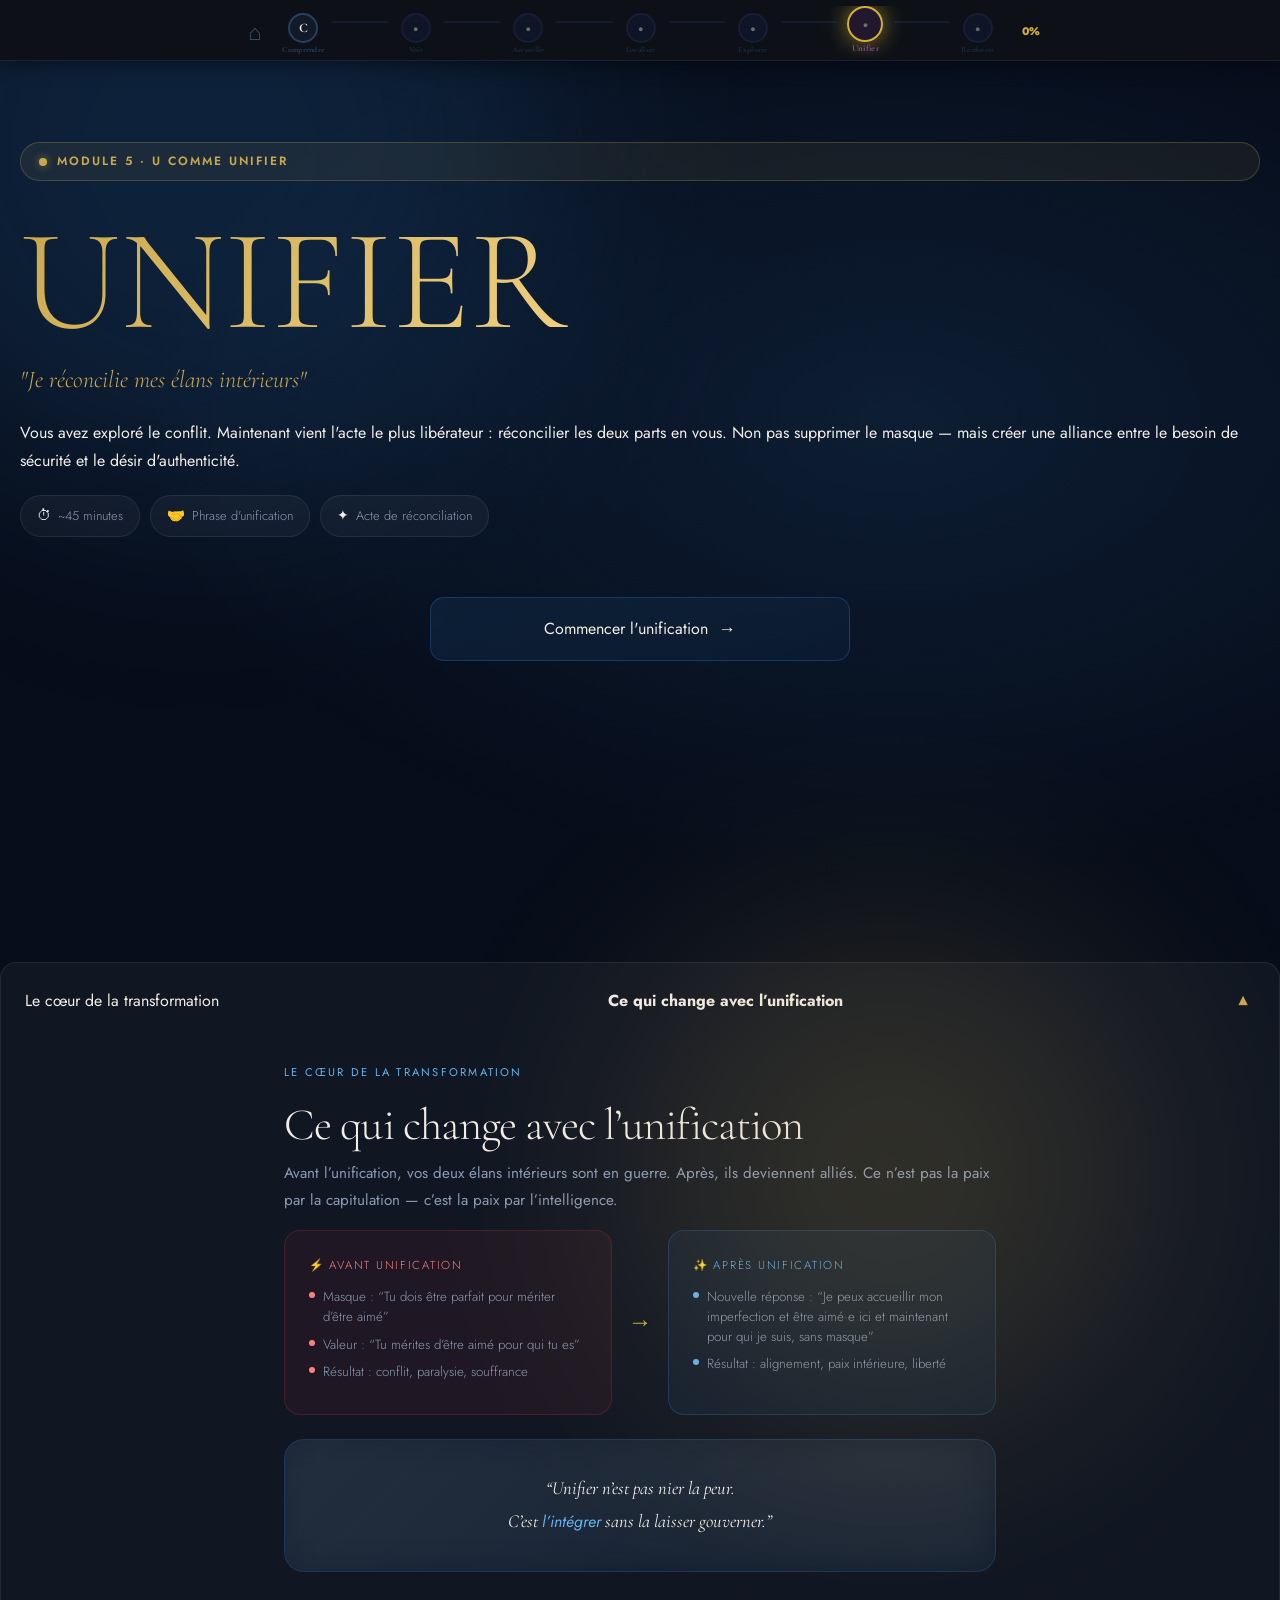
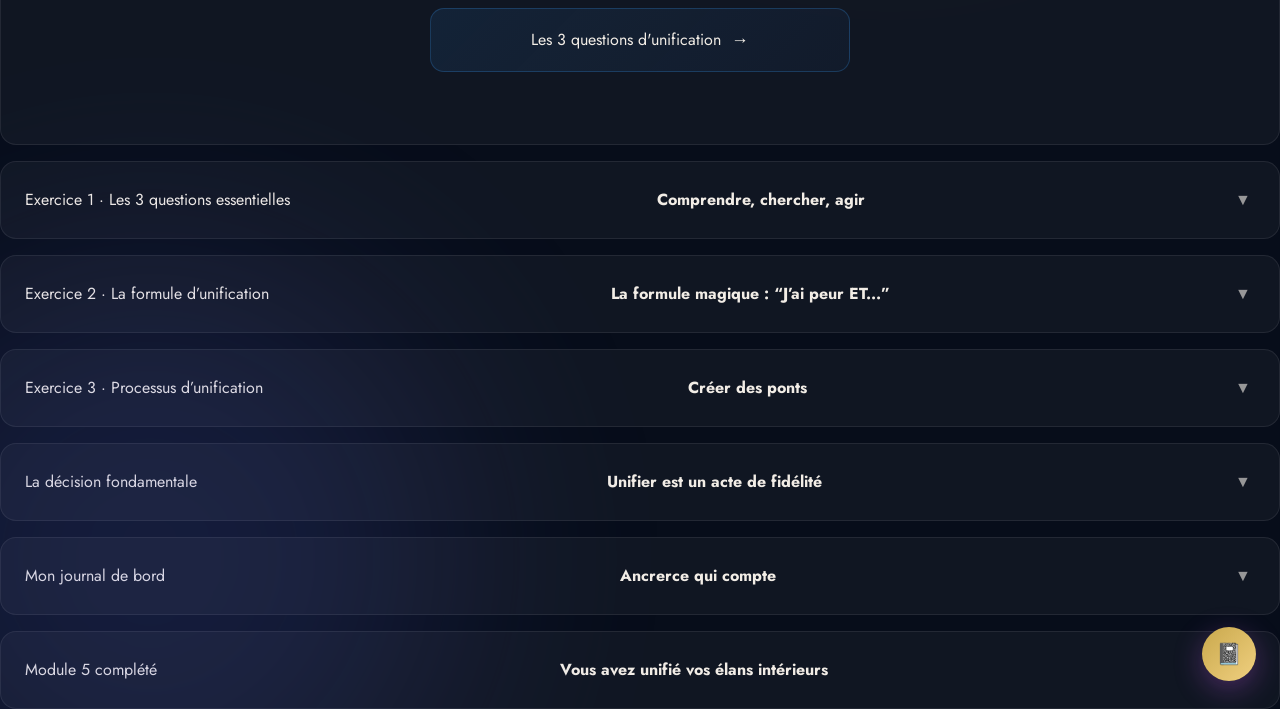
<file: module5.html>
<!DOCTYPE html>
<html lang="fr">
<head>
<meta charset="UTF-8"/>
<meta name="viewport" content="width=device-width,initial-scale=1.0"/>
<title>Module 5 — Unifier · V.A.L.E.U.R©</title>
<link rel="preconnect" href="https://fonts.googleapis.com"/>
<link rel="stylesheet" href="valeur-design-system-v2.css">
<link href="https://fonts.googleapis.com/css2?family=Cormorant+Garamond:ital,wght@0,300;0,400;0,600;1,300;1,400&family=Jost:wght@300;400;500;600&display=swap" rel="stylesheet"/>
<style>
:root{
  --gold:#C9A84C;--gold-light:#F0D080;--gold-glow:rgba(201,168,76,.22);
  --navy:#070D1A;--navy2:#0D1526;--navy3:#131F35;--navy4:#1A2845;
  --glass:rgba(255,255,255,.04);--gb:rgba(255,255,255,.08);
  --text:#F2EDE6;--muted:#8A9BB5;--text2:#C8D6E8;
  --blue:#3182CE;--blue-light:#63B3ED;--blue-glow:rgba(49,130,206,.25);
  --red:#E53E3E;--orange:#ED8936;--yellow:#D69E2E;
  --green:#38A169;--indigo:#5A67D8;--violet:#805AD5;
}
*{margin:0;padding:0;box-sizing:border-box}
html{scroll-behavior:smooth}
body{
  background:var(--navy);color:var(--text);
  font-family:'Jost',sans-serif;font-weight:300;
  overflow-x:hidden;
  -webkit-user-select:none;-moz-user-select:none;user-select:none;
}

/* ── SCROLL LINE ── */
/* ── PROGRESS BAR ── */
#progress-bar{position:fixed;top:0;left:0;right:0;z-index:1000;background:rgba(7,13,26,.92);backdrop-filter:blur(20px);border-bottom:1px solid rgba(49,130,206,.15);padding:10px 20px;display:flex;align-items:center;gap:12px;}
.pb-back{display:flex;align-items:center;gap:6px;background:var(--glass);border:1px solid var(--gb);border-radius:8px;padding:6px 12px;color:var(--muted);font-size:12px;letter-spacing:.5px;text-decoration:none;transition:all .3s;white-space:nowrap;flex-shrink:0;}
.pb-back:hover{border-color:var(--blue-light);color:var(--blue-light);}
.pb-steps{display:flex;gap:6px;flex:1;align-items:center;}
.pb-step{flex:1;height:30px;border-radius:8px;background:rgba(255,255,255,.04);border:1px solid rgba(255,255,255,.06);display:flex;align-items:center;justify-content:center;transition:all .5s cubic-bezier(.34,1.56,.64,1);}
.pb-step.done{background:linear-gradient(135deg,var(--gold),var(--gold-light));border-color:var(--gold-light);cursor:pointer;}
.pb-step.active{background:rgba(49,130,206,.1);border-color:var(--blue-light);animation:pb-pulse 2.5s ease-in-out infinite;}
@keyframes pb-pulse{0%,100%{box-shadow:0 0 0 0 rgba(49,130,206,.3);}50%{box-shadow:0 0 0 4px rgba(49,130,206,0);}}
.pb-letter{font-size:11px;font-weight:700;letter-spacing:1.5px;color:var(--muted);}
.pb-step.done .pb-letter{color:#070D1A;}
.pb-step.active .pb-letter{color:var(--blue-light);}
.pb-pct{font-size:13px;font-weight:700;color:var(--gold);min-width:36px;text-align:right;}
@media(max-width:480px){.pb-letter{font-size:9px;}.pb-step{height:24px;}#progress-bar{padding:8px 12px;gap:8px;}.pb-back span{display:none;}}
/* ── AURORA ── */
.aurora{position:fixed;inset:0;pointer-events:none;z-index:0;overflow:hidden}
.orb{position:absolute;border-radius:50%;filter:blur(120px);opacity:.18;animation:drift 18s ease-in-out infinite}
.orb1{width:700px;height:700px;background:var(--blue);top:-200px;right:-150px;animation-delay:0s}
.orb2{width:600px;height:600px;background:var(--indigo);bottom:-150px;left:-150px;animation-delay:-6s}
.orb3{width:500px;height:500px;background:var(--gold);top:40%;left:50%;animation-delay:-12s}
@keyframes drift{0%,100%{transform:translate(0,0) scale(1)}33%{transform:translate(60px,-40px) scale(1.1)}66%{transform:translate(-40px,60px) scale(.9)}}

/* ── DOT NAV ── */
#dot-nav{position:fixed;right:20px;top:50%;transform:translateY(-50%);z-index:900;display:flex;flex-direction:column;gap:10px}
.dot{width:10px;height:10px;border-radius:50%;border:1.5px solid rgba(255,255,255,.3);background:transparent;cursor:pointer;transition:all .3s;position:relative}
.dot.active{background:var(--blue);border-color:var(--blue);box-shadow:0 0 10px var(--blue-glow)}
.dot:hover::after{content:attr(data-label);position:absolute;right:20px;top:50%;transform:translateY(-50%);background:rgba(13,21,38,.95);color:var(--text);font-size:.7rem;white-space:nowrap;padding:4px 10px;border-radius:6px;border:1px solid var(--gb);pointer-events:none}
@media(max-width:768px){#dot-nav{display:none}}

/* ── SECTIONS ── */
section{
  min-height:100vh;padding:80px 20px 60px;
  display:flex;flex-direction:column;position:relative;z-index:1;
  opacity:0;transform:translateY(30px);transition:opacity .7s ease,transform .7s ease;
}
section.visible{opacity:1;transform:translateY(0)}
.container{width:100%;max-width:760px;margin:0 auto}

/* ── GLASS ── */
.glass{background:var(--glass);backdrop-filter:blur(20px);border:1px solid var(--gb);border-radius:20px;padding:32px;transition:transform .3s,box-shadow .3s}
.glass:hover{transform:translateY(-3px);box-shadow:0 20px 60px rgba(0,0,0,.3)}
.glass-blue{background:rgba(49,130,206,.08);border-color:rgba(49,130,206,.25)}
.glass-gold{background:rgba(201,168,76,.08);border-color:rgba(201,168,76,.3)}

/* ── HERO ── */
#s0{background:radial-gradient(ellipse at 70% 40%,rgba(49,130,206,.14) 0%,transparent 60%)}
.module-badge{display:inline-flex;align-items:center;gap:8px;background:rgba(49,130,206,.12);border:1px solid rgba(49,130,206,.35);border-radius:30px;padding:8px 20px;margin-bottom:28px;font-size:.75rem;letter-spacing:.18em;text-transform:uppercase;color:var(--blue-light)}
.hero-title{font-family:'Cormorant Garamond',serif;font-size:clamp(3rem,9vw,6rem);font-weight:300;line-height:1;color:var(--text);margin-bottom:12px}
.hero-title span{color:var(--blue-light);font-style:italic}
.hero-sub{font-size:1.05rem;color:var(--muted);max-width:560px;line-height:1.7;margin-bottom:32px}
.hero-quote{font-family:'Cormorant Garamond',serif;font-style:italic;font-size:1.2rem;color:var(--blue-light);border-left:3px solid var(--blue);padding:16px 24px;background:rgba(49,130,206,.07);border-radius:0 12px 12px 0;max-width:560px;margin-bottom:36px;line-height:1.6}
.stats-row{display:flex;gap:20px;flex-wrap:wrap}
.stat{text-align:center;background:var(--glass);border:1px solid var(--gb);border-radius:14px;padding:16px 24px}
.stat-n{font-family:'Cormorant Garamond',serif;font-size:1.8rem;color:var(--blue-light)}
.stat-l{font-size:.72rem;color:var(--muted);letter-spacing:.1em;text-transform:uppercase;margin-top:2px}

/* ── SECTION TITLES ── */
.s-label{font-size:.7rem;letter-spacing:.2em;text-transform:uppercase;color:var(--blue-light);margin-bottom:10px}
.s-title{font-family:'Cormorant Garamond',serif;font-size:clamp(1.8rem,4vw,2.8rem);font-weight:300;color:var(--text);margin-bottom:8px;line-height:1.2}
.section-intro{color:var(--muted);line-height:1.75;margin-bottom:28px;font-size:.95rem}

/* ── AVANT / APRES ── */
.avant-apres{display:grid;grid-template-columns:1fr auto 1fr;gap:0;align-items:stretch;margin-bottom:24px}
@media(max-width:600px){.avant-apres{grid-template-columns:1fr;gap:12px}}
.av-card{border-radius:16px;padding:24px}
.av-avant{background:rgba(229,62,62,.07);border:1px solid rgba(229,62,62,.2)}
.av-apres{background:rgba(49,130,206,.08);border:1px solid rgba(49,130,206,.25)}
.av-title{font-size:.72rem;letter-spacing:.15em;text-transform:uppercase;margin-bottom:12px}
.av-title.rouge{color:#FC8181}
.av-title.bleue{color:var(--blue-light)}
.av-line{display:flex;align-items:flex-start;gap:8px;margin-bottom:8px}
.av-dot{width:6px;height:6px;border-radius:50%;flex-shrink:0;margin-top:5px}
.av-dot.r{background:#FC8181}
.av-dot.b{background:var(--blue-light)}
.av-text{font-size:.83rem;color:var(--muted);line-height:1.5}
.arrow-col{display:flex;align-items:center;justify-content:center;padding:0 16px;font-size:1.5rem;color:var(--gold)}
@media(max-width:600px){.arrow-col{transform:rotate(90deg);padding:4px 0}}

/* ── 3 QUESTIONS ── */
.q-card{border-radius:16px;padding:24px;margin-bottom:16px}
.q-card-1{background:rgba(49,130,206,.07);border:1px solid rgba(49,130,206,.2)}
.q-card-2{background:rgba(201,168,76,.06);border:1px solid rgba(201,168,76,.2)}
.q-card-3{background:rgba(56,161,105,.07);border:1px solid rgba(56,161,105,.2)}
.q-num{font-family:'Cormorant Garamond',serif;font-size:2.5rem;font-weight:300;line-height:1;margin-bottom:6px}
.q-num.blue{color:rgba(49,130,206,.5)}
.q-num.gold{color:rgba(201,168,76,.5)}
.q-num.green{color:rgba(56,161,105,.5)}
.q-title{font-family:'Cormorant Garamond',serif;font-size:1.15rem;color:var(--text);margin-bottom:4px}
.q-sub{font-size:.83rem;color:var(--muted);margin-bottom:14px;line-height:1.55}
.q-example{font-size:.8rem;color:var(--muted);font-style:italic;margin-bottom:12px;padding:10px 14px;background:rgba(255,255,255,.03);border-radius:8px;border-left:2px solid rgba(255,255,255,.1)}
.q-input{width:100%;background:rgba(255,255,255,.04);border:1px solid var(--gb);border-radius:10px;padding:10px 14px;color:var(--text);font-family:'Jost',sans-serif;font-size:.88rem;resize:vertical;min-height:60px;outline:none;transition:border .3s}
.q-input:focus{border-color:rgba(49,130,206,.5);background:rgba(49,130,206,.05)}

/* ── FORMULE J'AI PEUR ET ── */
.formule-header{text-align:center;margin-bottom:28px}
.formule-badge{
  display:inline-block;padding:12px 28px;
  background:linear-gradient(135deg,rgba(49,130,206,.15),rgba(201,168,76,.1));
  border:1px solid rgba(49,130,206,.35);border-radius:50px;
  font-family:'Cormorant Garamond',serif;font-size:1.4rem;font-style:italic;
  color:var(--blue-light);margin-bottom:16px;
}
.formule-sub{font-size:.85rem;color:var(--muted);line-height:1.6}
.formule-ex-grid{display:grid;grid-template-columns:1fr 1fr;gap:10px;margin-bottom:24px}
@media(max-width:600px){.formule-ex-grid{grid-template-columns:1fr}}
.formule-ex{background:rgba(255,255,255,.03);border:1px solid var(--gb);border-radius:12px;padding:14px 16px;font-size:.83rem;color:var(--muted);line-height:1.6}
.formule-ex strong{color:var(--blue-light)}
.formule-ex em{color:var(--gold-light)}
.ma-formule{background:rgba(49,130,206,.07);border:1px solid rgba(49,130,206,.25);border-radius:14px;padding:20px}
.mf-label{font-size:.72rem;letter-spacing:.15em;text-transform:uppercase;color:var(--blue);margin-bottom:12px}
.mf-template{font-family:'Cormorant Garamond',serif;font-size:1.15rem;line-height:2;color:var(--text);font-style:italic}
.mf-input{background:transparent;border:none;border-bottom:1.5px solid rgba(49,130,206,.4);color:var(--blue-light);font-family:'Cormorant Garamond',serif;font-size:1.1rem;font-style:italic;outline:none;padding:2px 4px;min-width:140px;transition:border .3s}
.mf-input:focus{border-color:var(--blue-light)}

/* ── PROCESSUS 4 ÉTAPES ── */
.process-steps{display:flex;flex-direction:column;gap:0}
.proc-row{display:grid;grid-template-columns:60px 1fr;gap:0;align-items:start;position:relative}
.proc-row:not(:last-child)::before{content:'';position:absolute;left:29px;top:62px;bottom:0;width:2px;background:linear-gradient(to bottom,rgba(49,130,206,.4),rgba(49,130,206,.1))}
.proc-bubble{width:60px;height:60px;border-radius:50%;background:rgba(49,130,206,.15);border:2px solid rgba(49,130,206,.4);display:flex;align-items:center;justify-content:center;font-family:'Cormorant Garamond',serif;font-size:1.3rem;font-weight:600;color:var(--blue-light);position:relative;z-index:1}
.proc-content{padding:8px 0 36px 20px}
.proc-title{font-family:'Cormorant Garamond',serif;font-size:1.1rem;color:var(--text);margin-bottom:6px}
.proc-desc{font-size:.83rem;color:var(--muted);margin-bottom:14px;line-height:1.6}

/* ── BESOINS SPLIT ── */
.besoins-split{display:grid;grid-template-columns:1fr 1fr;gap:12px;margin-bottom:12px}
@media(max-width:540px){.besoins-split{grid-template-columns:1fr}}
.besoin-card{border-radius:12px;padding:16px}
.bc-masque{background:rgba(229,62,62,.06);border:1px solid rgba(229,62,62,.15)}
.bc-valeur{background:rgba(201,168,76,.06);border:1px solid rgba(201,168,76,.18)}
.bc-title{font-size:.72rem;letter-spacing:.12em;text-transform:uppercase;margin-bottom:8px}
.bc-title.r{color:#FC8181}
.bc-title.g{color:var(--gold-light)}
.bc-input{width:100%;background:rgba(255,255,255,.04);border:1px solid var(--gb);border-radius:8px;padding:8px 12px;color:var(--text);font-family:'Jost',sans-serif;font-size:.83rem;outline:none;transition:border .3s}
.bc-input:focus{border-color:rgba(49,130,206,.4);background:rgba(49,130,206,.04)}

/* ── PONTS ── */
.pont-items{display:flex;flex-direction:column;gap:8px;margin-bottom:12px}
.pont-item{display:flex;align-items:flex-start;gap:10px;padding:10px 12px;background:rgba(255,255,255,.03);border:1px solid var(--gb);border-radius:10px}
.pont-icon{font-size:1rem;flex-shrink:0;margin-top:1px}
.pont-input{background:transparent;border:none;flex:1;color:var(--text);font-family:'Jost',sans-serif;font-size:.85rem;outline:none}
.pont-input::placeholder{color:rgba(138,155,181,.4)}

/* ── ECHELLE ── */
.echelle-wrap{margin:16px 0}
.echelle-label{font-size:.78rem;color:var(--muted);margin-bottom:8px}
.echelle-row{display:flex;align-items:center;gap:12px}
.echelle-track{flex:1;height:6px;background:rgba(255,255,255,.08);border-radius:3px;position:relative;cursor:pointer}
.echelle-fill{height:100%;border-radius:3px;transition:width .3s;background:linear-gradient(90deg,var(--blue),var(--blue-light))}
.echelle-thumb{width:18px;height:18px;border-radius:50%;background:var(--blue-light);border:2px solid #fff;position:absolute;top:50%;transform:translateY(-50%);cursor:grab;box-shadow:0 2px 8px rgba(49,130,206,.4)}
.echelle-val{font-family:'Cormorant Garamond',serif;font-size:1.4rem;color:var(--blue-light);min-width:36px;text-align:right}
.echelle-ticks{display:flex;justify-content:space-between;padding:0 0;margin-top:4px}
.echelle-tick{font-size:.65rem;color:rgba(138,155,181,.4)}

/* ── COMPROMIS ── */
.compromis-box{background:linear-gradient(135deg,rgba(49,130,206,.1),rgba(201,168,76,.07));border:1px solid rgba(49,130,206,.25);border-radius:14px;padding:20px;margin-top:12px}
.cb-head{display:flex;align-items:center;gap:10px;margin-bottom:12px}
.cb-icon{font-size:1.4rem}
.cb-title{font-family:'Cormorant Garamond',serif;font-size:1.05rem;color:var(--blue-light)}
.cb-sub{font-size:.8rem;color:var(--muted);margin-bottom:12px;font-style:italic}

/* ── ACTE DE FIDELITE ── */
.fidelite-split{display:grid;grid-template-columns:1fr 1fr;gap:16px;margin-bottom:24px}
@media(max-width:540px){.fidelite-split{grid-template-columns:1fr}}
.fid-card{border-radius:14px;padding:20px;text-align:center}
.fid-ancienne{background:rgba(229,62,62,.06);border:1px solid rgba(229,62,62,.15)}
.fid-nouvelle{background:rgba(49,130,206,.08);border:1px solid rgba(49,130,206,.25)}
.fid-label{font-size:.7rem;letter-spacing:.13em;text-transform:uppercase;margin-bottom:10px}
.fid-label.r{color:#FC8181}
.fid-label.b{color:var(--blue-light)}
.fid-text{font-family:'Cormorant Garamond',serif;font-size:.95rem;font-style:italic;line-height:1.6;color:var(--muted)}
.arrow-down{text-align:center;font-size:1.8rem;color:var(--gold);margin:4px 0;grid-column:1/-1}

/* ── CHECKLIST ── */
.checklist{display:flex;flex-direction:column;gap:10px;margin-top:20px}
.check-item{display:flex;align-items:flex-start;gap:12px;cursor:pointer}
.check-box{width:22px;height:22px;border-radius:6px;flex-shrink:0;border:1.5px solid rgba(49,130,206,.4);background:transparent;display:flex;align-items:center;justify-content:center;transition:all .25s;margin-top:1px}
.check-item.checked .check-box{background:var(--blue);border-color:var(--blue)}
.check-item.checked .check-box::after{content:'✓';color:#fff;font-size:.75rem;font-weight:700}
.check-text{font-size:.88rem;color:var(--muted);line-height:1.5;transition:color .25s}
.check-item.checked .check-text{color:var(--text);text-decoration:line-through;opacity:.6}

/* ── BTNS ── */
.btn-primary{display:inline-flex;align-items:center;gap:10px;background:linear-gradient(135deg,var(--blue),#2B6CB0);border:none;border-radius:50px;padding:16px 36px;color:#fff;font-family:'Jost',sans-serif;font-size:.9rem;font-weight:500;cursor:pointer;transition:all .3s;letter-spacing:.06em;box-shadow:0 8px 30px rgba(49,130,206,.3)}
.btn-primary:hover{transform:translateY(-2px);box-shadow:0 14px 40px rgba(49,130,206,.45)}
.btn-secondary{display:inline-flex;align-items:center;gap:8px;background:transparent;border:1px solid rgba(49,130,206,.4);border-radius:50px;padding:12px 28px;color:var(--blue-light);font-family:'Jost',sans-serif;font-size:.85rem;cursor:pointer;transition:all .3s}
.btn-secondary:hover{background:rgba(49,130,206,.1);border-color:var(--blue)}

/* ── JOURNAL FAB ── */
#journal-fab{position:fixed;bottom:28px;right:28px;z-index:800;width:56px;height:56px;border-radius:50%;background:linear-gradient(135deg,var(--gold),var(--gold-light));border:none;cursor:pointer;display:flex;align-items:center;justify-content:center;font-size:1.4rem;box-shadow:0 8px 25px rgba(201,168,76,.35);transition:all .3s}
#journal-fab:hover{transform:scale(1.08);box-shadow:0 12px 35px rgba(201,168,76,.5)}
#journal-panel{position:fixed;bottom:100px;right:28px;z-index:800;width:min(420px,calc(100vw - 40px));background:rgba(13,21,38,.97);backdrop-filter:blur(30px);border:1px solid rgba(201,168,76,.25);border-radius:20px;padding:24px;display:none;flex-direction:column;gap:16px;box-shadow:0 20px 60px rgba(0,0,0,.5)}
#journal-panel.open{display:flex}
.jp-title{font-family:'Cormorant Garamond',serif;font-size:1.1rem;color:var(--gold-light)}
.jp-date{font-size:.72rem;color:var(--muted)}
#journal-text{background:rgba(255,255,255,.04);border:1px solid var(--gb);border-radius:12px;padding:12px;color:var(--text);font-family:'Jost',sans-serif;font-size:.85rem;resize:none;height:120px;outline:none}
.jp-footer{display:flex;gap:8px;justify-content:flex-end}

/* ── TOAST ── */
#toast{position:fixed;bottom:100px;left:50%;transform:translateX(-50%) translateY(20px);background:rgba(49,130,206,.15);border:1px solid rgba(49,130,206,.4);backdrop-filter:blur(20px);border-radius:30px;padding:12px 24px;font-size:.85rem;color:var(--blue-light);opacity:0;transition:all .4s;z-index:2000;pointer-events:none;white-space:nowrap}
#toast.show{opacity:1;transform:translateX(-50%) translateY(0)}

/* ── CONFETTI ── */
#confetti-canvas{position:fixed;inset:0;pointer-events:none;z-index:9999;display:none}

/* ── FINAL ── */
.final-grid{display:grid;grid-template-columns:repeat(3,1fr);gap:16px;margin-bottom:32px}
@media(max-width:600px){.final-grid{grid-template-columns:1fr}}
.final-card{background:var(--glass);border:1px solid var(--gb);border-radius:16px;padding:22px;text-align:center}
.fc-icon{font-size:2rem;margin-bottom:10px}
.fc-title{font-family:'Cormorant Garamond',serif;font-size:1rem;color:var(--blue-light);margin-bottom:6px}
.fc-text{font-size:.8rem;color:var(--muted);line-height:1.5}
.nav-arrows{display:flex;gap:12px;align-items:center;flex-wrap:wrap;justify-content:center}
.copyright-footer{text-align:center;padding:8px;font-size:.65rem;color:rgba(138,155,181,.3);letter-spacing:.1em}

@media(max-width:600px){.glass{padding:20px}section{padding:70px 16px 50px}}

/* ── BTN NEXT ── */
.btn-next{display:flex;align-items:center;justify-content:center;gap:10px;margin:36px auto 0;width:100%;max-width:420px;background:linear-gradient(135deg,rgba(49,130,206,.12),rgba(49,130,206,.05));border:1px solid rgba(49,130,206,.3);border-radius:14px;padding:16px 28px;font-family:'Jost',sans-serif;font-size:.97rem;font-weight:500;color:var(--blue-light);cursor:pointer;transition:all .4s cubic-bezier(.34,1.2,.64,1);}
.btn-next:hover{background:rgba(49,130,206,.18);transform:translateY(-2px) scale(1.02);box-shadow:0 8px 24px rgba(49,130,206,.2);}
.btn-next .bn-arrow{transition:transform .3s;font-size:1.1rem;}
.btn-next:hover .bn-arrow{transform:translateX(4px);}
/* ── JOURNAL MODULE ── */
.journal-module{margin:40px 0 0;border-radius:22px;overflow:hidden;border:1px solid rgba(49,130,206,.2);background:rgba(255,255,255,.02);}
.jm-header{background:linear-gradient(135deg,rgba(49,130,206,.08),rgba(49,130,206,.03));border-bottom:1px solid rgba(49,130,206,.12);padding:22px 28px;display:flex;align-items:center;gap:14px;}
.jm-header-icon{font-size:1.5rem;}
.jm-header-text h3{font-family:'Cormorant Garamond',serif;font-size:1.25rem;font-weight:400;color:var(--text);margin-bottom:3px;}
.jm-header-text p{font-size:.8rem;color:var(--muted);letter-spacing:.5px;}
.jm-memo{border-bottom:1px solid rgba(255,255,255,.05);}
.jm-memo-toggle{width:100%;background:none;border:none;padding:18px 28px;display:flex;align-items:center;justify-content:space-between;cursor:pointer;font-family:'Jost',sans-serif;font-size:.85rem;font-weight:600;color:var(--text2);letter-spacing:.5px;text-align:left;}
.jm-memo-toggle span{display:flex;align-items:center;gap:10px;}
.jm-memo-chevron{font-size:.75rem;color:var(--muted);transition:transform .3s;}
.jm-memo.open .jm-memo-chevron{transform:rotate(180deg);}
.jm-memo-body{display:none;padding:0 28px 22px;}
.jm-memo.open .jm-memo-body{display:block;}
.jm-memo-item{display:flex;gap:12px;align-items:flex-start;padding:10px 0;border-bottom:1px solid rgba(255,255,255,.04);}
.jm-memo-item:last-child{border-bottom:none;}
.jm-memo-num{width:26px;height:26px;border-radius:50%;background:rgba(49,130,206,.1);border:1px solid rgba(49,130,206,.2);display:flex;align-items:center;justify-content:center;font-size:.72rem;font-weight:700;color:var(--blue-light);flex-shrink:0;}
.jm-memo-text{font-size:.88rem;color:var(--text2);line-height:1.65;}
.jm-memo-text strong{color:var(--text);}
.jm-questions{padding:24px 28px;border-bottom:1px solid rgba(255,255,255,.05);}
.jm-q-label{font-size:.72rem;letter-spacing:2.5px;text-transform:uppercase;color:var(--blue-light);margin-bottom:18px;font-weight:600;}
.jm-q-item{margin-bottom:18px;}
.jm-q-item:last-child{margin-bottom:0;}
.jm-q-text{font-size:.88rem;color:var(--text2);line-height:1.6;margin-bottom:8px;font-style:italic;}
.jm-q-textarea{width:100%;min-height:72px;background:rgba(255,255,255,.03);border:1px solid rgba(255,255,255,.08);border-radius:10px;padding:12px 14px;font-family:'Jost',sans-serif;font-size:.88rem;color:var(--text);resize:none;outline:none;transition:border-color .3s;line-height:1.6;}
.jm-q-textarea:focus{border-color:rgba(49,130,206,.3);}
.jm-q-textarea::placeholder{color:rgba(255,255,255,.18);}
.jm-libre{padding:24px 28px;border-bottom:1px solid rgba(255,255,255,.05);}
.jm-libre-label{font-size:.72rem;letter-spacing:2.5px;text-transform:uppercase;color:var(--muted);margin-bottom:12px;font-weight:600;}
.jm-libre-textarea{width:100%;min-height:100px;background:rgba(255,255,255,.03);border:1px solid rgba(255,255,255,.08);border-radius:10px;padding:12px 14px;font-family:'Jost',sans-serif;font-size:.88rem;color:var(--text);resize:none;outline:none;transition:border-color .3s;line-height:1.65;}
.jm-libre-textarea:focus{border-color:rgba(201,168,76,.25);}
.jm-libre-textarea::placeholder{color:rgba(255,255,255,.15);}
.jm-actions{padding:20px 28px;display:flex;align-items:center;gap:12px;}
.jm-save-btn{flex:1;background:linear-gradient(135deg,rgba(49,130,206,.15),rgba(49,130,206,.06));border:1px solid rgba(49,130,206,.3);border-radius:12px;padding:14px 20px;font-family:'Jost',sans-serif;font-size:.9rem;font-weight:600;color:var(--blue-light);cursor:pointer;transition:all .3s;}
.jm-save-btn:hover{background:rgba(49,130,206,.22);}
.jm-saved{display:none;padding:12px 28px 18px;font-size:.85rem;color:#4aab7a;background:rgba(74,171,122,.06);border-top:1px solid rgba(74,171,122,.15);}
.jm-saved.show{display:flex;align-items:center;gap:8px;}

/* ── HERO UNIFIED ── */
.module-hero-badge{display:inline-flex;align-items:center;gap:10px;margin-bottom:28px;padding:8px 18px;border-radius:100px;background:rgba(201,168,76,.08);border:1px solid rgba(201,168,76,.25);}
.mhb-dot{width:8px;height:8px;border-radius:50%;background:var(--gold, #C9A84C);box-shadow:0 0 8px rgba(201,168,76,.6);animation:glow-pulse 2s ease-in-out infinite;}
@keyframes glow-pulse{0%,100%{opacity:1;box-shadow:0 0 8px rgba(201,168,76,.6);}50%{opacity:.6;box-shadow:0 0 14px rgba(201,168,76,.9);}}
.mhb-text{font-size:.75rem;letter-spacing:2px;text-transform:uppercase;color:var(--gold,#C9A84C);font-weight:600;}
.hero-big-letter{font-family:'Cormorant Garamond',serif;font-size:clamp(3.5rem,14vw,9rem);font-weight:300;color:transparent;background:linear-gradient(135deg,#C9A84C 0%,#F0D080 50%,#D4AF37 100%);-webkit-background-clip:text;-webkit-text-fill-color:transparent;background-clip:text;line-height:1;display:block;margin-bottom:8px;}
.hero-subtitle{font-family:'Cormorant Garamond',serif;font-size:clamp(1.1rem,3vw,1.5rem);font-weight:300;font-style:italic;color:var(--gold,#C9A84C);margin-bottom:20px;}
.hero-meta-pill{display:flex;align-items:center;gap:7px;background:rgba(255,255,255,.04);border:1px solid rgba(255,255,255,.08);border-radius:100px;padding:7px 16px;font-size:.8rem;color:var(--muted);}
.hero-meta-pill span{font-size:.9rem;}

/* ══ DESIGN SYSTEM v2 — OVERRIDES MODULE5 ══ */
#progress-bar { display: none !important; }
#dot-nav { display: none !important; }
#scroll-line { display: none !important; }
main, .container { padding-top: 24px !important; }
#journal-drawer { position:fixed;left:0;right:0;bottom:0;background:var(--navy3,#131F35);border-top:1px solid rgba(142,68,173,.25);border-radius:20px 20px 0 0;padding:20px 24px 32px;z-index:2001;transform:translateY(100%);transition:transform .4s cubic-bezier(.34,1.56,.64,1);max-height:80vh;overflow-y:auto; }
#journal-drawer.open { transform:translateY(0); }
#journal-overlay { position:fixed;inset:0;z-index:2000;background:rgba(7,13,26,.6);backdrop-filter:blur(6px);opacity:0;pointer-events:none;transition:opacity .3s; }
#journal-overlay.open { opacity:1;pointer-events:all; }
#journal-fab { position:fixed;bottom:28px;right:24px;width:54px;height:54px;border-radius:50%;background:linear-gradient(135deg,var(--gold,#C9A84C),var(--gold-light,#F0D080));border:none;cursor:pointer;font-size:1.3rem;display:flex;align-items:center;justify-content:center;box-shadow:0 8px 28px rgba(142,68,173,.45);z-index:1800;transition:all .3s;touch-action:none; }
#journal-fab:hover { transform:scale(1.08) translateY(-2px); }
#journal-textarea { width:100%;min-height:140px;padding:14px;background:rgba(255,255,255,.04);border:1px solid rgba(255,255,255,.08);border-radius:10px;color:var(--text,#F2EDE6);font-family:'Jost',sans-serif;font-size:1rem;line-height:1.7;resize:vertical;outline:none;transition:border-color .3s; }
#journal-textarea:focus { border-color:rgba(142,68,173,.4); }

#journal-panel { position:fixed;bottom:88px;right:24px;z-index:1800;width:min(420px,calc(100vw - 32px));background:rgba(13,21,38,.97);backdrop-filter:blur(30px);border:1px solid rgba(142,68,173,.4);border-radius:20px;padding:24px;display:none;flex-direction:column;gap:16px;box-shadow:0 20px 60px rgba(0,0,0,.5);max-height:calc(100vh - 120px);overflow-y:auto; }
#journal-panel.open { display:flex; }
#journal-text { width:100%;min-height:120px;padding:14px;background:rgba(255,255,255,.04);border:1px solid rgba(255,255,255,.08);border-radius:10px;color:var(--text,#F2EDE6);font-family:'Jost',sans-serif;font-size:1rem;line-height:1.7;resize:vertical;outline:none;transition:border-color .3s; }
#journal-text:focus { border-color:rgba(142,68,173,.4); }
.pb-accordion-item > .pb-accordion-content > .pb-accordion-content-inner > .section,
.pb-accordion-item > .pb-accordion-content > .pb-accordion-content-inner > .section-inner { opacity:1!important;transform:none!important;transition:none!important;padding:24px 0; }
.pb-accordion-item > .pb-accordion-content > .pb-accordion-content-inner > section { min-height:auto!important;opacity:1!important;transform:none!important;transition:none!important;padding:16px 0!important; }
/* Hero section (s0) toujours visible */
#s0 { opacity:1 !important; transform:none !important; transition:none !important; }
/* Sections dans l'accordéon toujours visibles (override des animations de défilement) */
.pb-accordion-content-inner .section,
.pb-accordion-content-inner .section-inner,
.pb-accordion-content-inner section { opacity:1 !important; transform:none !important; transition:none !important; }
</style>
</head>
<body data-module="module5">

<canvas id="confetti-canvas"></canvas>
<!-- PROGRESS BAR -->
<div id="progress-bar">
  <a href="index.html" class="pb-back">← <span>Tableau de bord</span></a>
  <div class="pb-steps" id="pb-steps"></div>


  <span class="pb-pct" id="pb-pct">0%</span>
</div>

<!-- AURORA -->
<div class="aurora">
  <div class="orb orb1"></div>
  <div class="orb orb2"></div>
  <div class="orb orb3"></div>
</div>

<!-- DOT NAV -->
<div id="dot-nav">
  <div class="dot active" data-s="0" data-label="Accueil" onclick="goTo(0)"></div>
  <div class="dot" data-s="1" data-label="Avant / Après" onclick="goTo(1)"></div>
  <div class="dot" data-s="2" data-label="3 Questions" onclick="goTo(2)"></div>
  <div class="dot" data-s="3" data-label="Formule magique" onclick="goTo(3)"></div>
  <div class="dot" data-s="4" data-label="Processus" onclick="goTo(4)"></div>
  <div class="dot" data-s="5" data-label="Acte de fidélité" onclick="goTo(5)"></div>
  <div class="dot" data-s="6" data-label="Terminer" onclick="goTo(6)"></div>
</div>

<!-- ══ S0 — HERO ══ -->
<section class="section" data-s="0" id="s0">
  <div class="module-hero-badge" style="background:rgba(201,168,76,.08);border-color:rgba(201,168,76,.25);">
    <span class="mhb-dot" style="background:#C9A84C;box-shadow:0 0 8px rgba(201,168,76,.6);"></span>
    <span class="mhb-text" style="color:#C9A84C;">Module 5 · U comme UNIFIER</span>
  </div>
  <span class="hero-big-letter">UNIFIER</span>
  <div class="hero-subtitle">"Je réconcilie mes élans intérieurs"</div>
  <p class="s-lead">Vous avez exploré le conflit. Maintenant vient l'acte le plus libérateur : réconcilier les deux parts en vous. Non pas supprimer le masque — mais créer une alliance entre le besoin de sécurité et le désir d'authenticité.</p>
  <div class="hero-meta" style="display:flex;flex-wrap:wrap;gap:10px;margin:20px 0 24px;">
      <div class="hero-meta-pill"><span>⏱</span> ~45 minutes</div>
      <div class="hero-meta-pill"><span>🤝</span> Phrase d'unification</div>
      <div class="hero-meta-pill"><span>✦</span> Acte de réconciliation</div>
  </div>
  <button class="btn-next" onclick="document.getElementById('s1').scrollIntoView({behavior:'smooth'})"><span>Commencer l'unification</span><span class="bn-arrow">→</span></button>
</section>

<!-- ══ S1 — AVANT / APRÈS ══ -->
<section id="s1">
  <div class="container">
    <p class="s-label">Le cœur de la transformation</p>
    <h2 class="s-title">Ce qui change avec l&rsquo;unification</h2>
    <p class="section-intro">Avant l&rsquo;unification, vos deux élans intérieurs sont en guerre. Après, ils deviennent alliés. Ce n&rsquo;est pas la paix par la capitulation — c&rsquo;est la paix par l&rsquo;intelligence.</p>

    <div class="avant-apres" style="margin-bottom:24px">
      <div class="av-card av-avant">
        <div class="av-title rouge">⚡ Avant unification</div>
        <div class="av-line"><div class="av-dot r"></div><div class="av-text">Masque : &ldquo;Tu dois être parfait pour mériter d&rsquo;être aimé&rdquo;</div></div>
        <div class="av-line"><div class="av-dot r"></div><div class="av-text">Valeur : &ldquo;Tu mérites d&rsquo;être aimé pour qui tu es&rdquo;</div></div>
        <div class="av-line"><div class="av-dot r"></div><div class="av-text">Résultat : conflit, paralysie, souffrance</div></div>
      </div>
      <div class="arrow-col">→</div>
      <div class="av-card av-apres">
        <div class="av-title bleue">✨ Après unification</div>
        <div class="av-line"><div class="av-dot b"></div><div class="av-text">Nouvelle réponse : &ldquo;Je peux accueillir mon imperfection et être aimé·e ici et maintenant pour qui je suis, sans masque&rdquo;</div></div>
        <div class="av-line"><div class="av-dot b"></div><div class="av-text">Résultat : alignement, paix intérieure, liberté</div></div>
      </div>
    </div>

    <div class="glass glass-blue">
      <p style="font-family:'Cormorant Garamond',serif;font-size:1.15rem;line-height:1.8;color:var(--text);font-style:italic;text-align:center">
        &ldquo;Unifier n&rsquo;est pas nier la peur.<br>
        C&rsquo;est <span style="color:var(--blue-light)">l&rsquo;intégrer</span> sans la laisser gouverner.&rdquo;
      </p>
    </div>

    <div style="margin-top:28px">
      <button class="btn-next" onclick="document.getElementById('s2').scrollIntoView({behavior:'smooth'})"><span>Les 3 questions d'unification</span><span class="bn-arrow">→</span></button>
    </div>
  </div>
</section>

<!-- ══ S2 — 3 QUESTIONS D'UNIFICATION ══ -->
<section id="s2">
  <div class="container">
    <p class="s-label">Exercice 1 · Les 3 questions essentielles</p>
    <h2 class="s-title">Comprendre, chercher, agir</h2>
    <p class="section-intro">Ces trois questions guident la transformation : ne pas blâmer le masque, comprendre son besoin légitime — puis trouver une voie plus sage pour l&rsquo;honorer.</p>

    <div class="q-card q-card-1">
      <div class="q-num blue">01</div>
      <div class="q-title">Qu&rsquo;est-ce que mon masque essaie <em>vraiment</em> de faire ?</div>
      <div class="q-sub">Ne blâmez pas. Comprenez. Le masque cherche à satisfaire un besoin <strong style="color:var(--text)">légitime</strong> (sécurité, amour, reconnaissance). Le problème n&rsquo;est pas le besoin — c&rsquo;est la <strong style="color:var(--text)">stratégie figée</strong> qui n&rsquo;est plus adaptée aujourd&rsquo;hui.</div>
      <div class="q-example">Ex&nbsp;: &ldquo;Mon masque vert essaie de me protéger du rejet en me rendant indispensable — il cherche à garantir mon appartenance, mon besoin fondamental de lien.&rdquo;</div>
      <textarea class="q-input" placeholder="Mon masque essaie vraiment de..." rows="3"></textarea>
    </div>

    <div class="q-card q-card-2">
      <div class="q-num gold">02</div>
      <div class="q-title">Comment satisfaire ce besoin <em>autrement</em> ?</div>
      <div class="q-sub">Cherchez une <strong style="color:var(--text)">nouvelle stratégie</strong>, alignée avec vos valeurs. L&rsquo;objectif n&rsquo;est pas de supprimer le besoin, mais de trouver une façon plus saine de le nourrir.</div>
      <div class="q-example">Ancien automatisme : &ldquo;Appeler constamment, me rendre indispensable&rdquo;<br>Nouvelle stratégie : &ldquo;Communiquer honnêtement sur mon besoin, puis faire confiance. Cultiver ma sécurité interne.&rdquo;</div>
      <div style="margin-bottom:10px">
        <label style="font-size:.75rem;color:var(--muted);letter-spacing:.1em;text-transform:uppercase;display:block;margin-bottom:6px">Mon ancien automatisme</label>
        <textarea class="q-input" placeholder="Ce que je faisais avant..." rows="2"></textarea>
      </div>
      <div>
        <label style="font-size:.75rem;color:var(--gold);letter-spacing:.1em;text-transform:uppercase;display:block;margin-bottom:6px">Ma nouvelle stratégie</label>
        <textarea class="q-input" style="border-color:rgba(201,168,76,.3)" placeholder="Ce que je choisis désormais..." rows="3"></textarea>
      </div>
    </div>

    <div class="q-card q-card-3">
      <div class="q-num green">03</div>
      <div class="q-title">Quelle action puis-je faire <em>maintenant</em> ?</div>
      <div class="q-sub">Pas demain. Maintenant. Dans les 30 prochaines minutes. Cette action dit : <strong style="color:var(--text)">&ldquo;Je choisis ma valeur malgré la peur.&rdquo;</strong> C&rsquo;est la décision qui libère.</div>
      <div class="q-example">Ex&nbsp;: &ldquo;Envoyer un message honnête à mon partenaire sur ce que je ressens, sans accusation — puis éteindre mon téléphone 1h.&rdquo;</div>
      <textarea class="q-input" style="border-color:rgba(56,161,105,.3)" placeholder="Mon action concrète dans les 30 prochaines minutes..." rows="3"></textarea>
    </div>

    <div style="margin-top:24px">
      <button class="btn-next" onclick="document.getElementById('s3').scrollIntoView({behavior:'smooth'})"><span>La formule magique</span><span class="bn-arrow">→</span></button>
    </div>
  </div>
</section>

<!-- ══ S3 — FORMULE J'AI PEUR ET ══ -->
<section id="s3">
  <div class="container">
    <p class="s-label">Exercice 2 · La formule d&rsquo;unification</p>
    <h2 class="s-title">La formule magique : &ldquo;J&rsquo;ai peur ET...&rdquo;</h2>
    <div class="formule-header">
      <div class="formule-badge">&ldquo;J&rsquo;ai [peur / limite] ET [je peux quand même...]&rdquo;</div>
      <p class="formule-sub">Cette structure reconnaît deux réalités simultanément — votre peur ET votre capacité à la traverser.<br>Ce n&rsquo;est pas nier la peur. C&rsquo;est l&rsquo;intégrer <em>sans</em> la laisser gouverner.</p>
    </div>

    <div class="glass" style="margin-bottom:24px">
      <p style="font-size:.72rem;letter-spacing:.15em;text-transform:uppercase;color:var(--muted);margin-bottom:14px">Exemples par masque</p>
      <div class="formule-ex-grid">
        <div class="formule-ex">🟢 <strong>J&rsquo;ai peur d&rsquo;être rejeté</strong> ET <em>je peux exprimer mon besoin</em></div>
        <div class="formule-ex">🔷 <strong>Je suis imparfait</strong> ET <em>j&rsquo;ai de la valeur</em></div>
        <div class="formule-ex">🟠 <strong>J&rsquo;ai de l&rsquo;anxiété</strong> ET <em>je peux agir quand même</em></div>
        <div class="formule-ex">💜 <strong>Je suis vulnérable</strong> ET <em>je suis résilient·e</em></div>
        <div class="formule-ex">🔴 <strong>J&rsquo;ai peur d&rsquo;être malade</strong> ET <em>mon corps sait se réguler</em></div>
        <div class="formule-ex">🟡 <strong>J&rsquo;ai besoin de contrôle</strong> ET <em>je peux lâcher-prise sur l&rsquo;incertitude</em></div>
        <div class="formule-ex" style="grid-column:1/-1">🔵 <strong>J&rsquo;ai peur de l&rsquo;impuissance</strong> ET <em>je peux choisir ma réponse face à ce que je ne contrôle pas</em></div>
      </div>
    </div>

    <div class="ma-formule">
      <div class="mf-label">Ma phrase d&rsquo;unification personnelle</div>
      <div class="mf-template">
        J&rsquo;ai peur de&nbsp;
        <input class="mf-input" id="mf1" placeholder="votre peur" style="width:180px"/>
        &nbsp;ET je peux quand même&nbsp;
        <input class="mf-input" id="mf2" placeholder="votre capacité" style="width:220px"/>.
      </div>
      <div style="margin-top:16px">
        <p style="font-size:.75rem;color:var(--muted);margin-bottom:8px">Notez d&rsquo;autres phrases d&rsquo;unification si plusieurs masques sont actifs&nbsp;:</p>
        <textarea class="q-input" placeholder="J&rsquo;ai peur de... ET je peux quand même...&#10;J&rsquo;ai peur de... ET je peux quand même..." rows="4"></textarea>
      </div>
    </div>

    <div style="margin-top:24px">
      <button class="btn-next" onclick="document.getElementById('s4').scrollIntoView({behavior:'smooth'})"><span>Le processus complet</span><span class="bn-arrow">→</span></button>
    </div>
  </div>
</section>

<!-- ══ S4 — PROCESSUS 4 ÉTAPES ══ -->
<section id="s4">
  <div class="container">
    <p class="s-label">Exercice 3 · Processus d&rsquo;unification</p>
    <h2 class="s-title">Créer des ponts</h2>
    <p class="section-intro">Quatre étapes pour construire l&rsquo;alliance entre sécurité et authenticité. Prenez le temps d&rsquo;aller lentement — chaque étape est une couche de transformation.</p>

    <div class="glass">
      <div class="process-steps">

        <!-- ÉTAPE 1 -->
        <div class="proc-row">
          <div class="proc-bubble">1</div>
          <div class="proc-content">
            <div class="proc-title">Identifier les besoins des deux parties</div>
            <div class="proc-desc">Sans hiérarchie, sans jugement. Les deux besoins sont légitimes — le masque cherche la sécurité, la valeur cherche l&rsquo;expression. Notez-les séparément.</div>
            <div class="besoins-split">
              <div class="besoin-card bc-masque">
                <div class="bc-title r">🎭 Besoins du masque (sécurité)</div>
                <textarea class="bc-input" placeholder="Ce dont mon masque a besoin pour se sentir en sécurité..." rows="3" style="resize:vertical"></textarea>
              </div>
              <div class="besoin-card bc-valeur">
                <div class="bc-title g">✨ Besoins de la valeur (expression)</div>
                <textarea class="bc-input" placeholder="Ce que ma valeur profonde cherche à exprimer..." rows="3" style="resize:vertical"></textarea>
              </div>
            </div>
          </div>
        </div>

        <!-- ÉTAPE 2 -->
        <div class="proc-row">
          <div class="proc-bubble">2</div>
          <div class="proc-content">
            <div class="proc-title">Créer des ponts</div>
            <div class="proc-desc">Cherchez les conditions qui permettent aux deux parties de coexister. Que faut-il pour que le masque se sente assez en sécurité pour &ldquo;lâcher du lest&rdquo; ?</div>
            <div class="pont-items">
              <div class="pont-item">
                <div class="pont-icon">🔒</div>
                <input class="pont-input" placeholder="Condition de sécurité nécessaire..." />
              </div>
              <div class="pont-item">
                <div class="pont-icon">🌱</div>
                <input class="pont-input" placeholder="Opportunité d&rsquo;expression progressive..." />
              </div>
              <div class="pont-item">
                <div class="pont-icon">💪</div>
                <input class="pont-input" placeholder="Ressource disponible en moi (courage, soutien, outil...)..." />
              </div>
            </div>
          </div>
        </div>

        <!-- ÉTAPE 3 -->
        <div class="proc-row">
          <div class="proc-bubble">3</div>
          <div class="proc-content">
            <div class="proc-title">Mon échelle de confort</div>
            <div class="proc-desc">Évaluez où vous en êtes et où vous voulez aller. Commencez par des actions à 3/10 — pas besoin d&rsquo;être héroïque. Le changement se construit par petits pas.</div>
            <div class="echelle-wrap">
              <div class="echelle-label">Niveau actuel de confort avec ma valeur</div>
              <div class="echelle-row">
                <input type="range" min="0" max="10" value="3" id="sl-actuel" oninput="updateSlider('actuel')" style="flex:1;accent-color:var(--blue)"/>
                <div class="echelle-val" id="sv-actuel">3</div>
                <span style="font-size:.75rem;color:var(--muted)">/10</span>
              </div>
              <div class="echelle-ticks">
                <span class="echelle-tick">0 — bloqué·e</span>
                <span class="echelle-tick">5</span>
                <span class="echelle-tick">10 — libre</span>
              </div>
            </div>
            <div class="echelle-wrap">
              <div class="echelle-label">Niveau souhaité dans les 30 jours</div>
              <div class="echelle-row">
                <input type="range" min="0" max="10" value="6" id="sl-souhaite" oninput="updateSlider('souhaite')" style="flex:1;accent-color:var(--gold)"/>
                <div class="echelle-val" id="sv-souhaite" style="color:var(--gold-light)">6</div>
                <span style="font-size:.75rem;color:var(--muted)">/10</span>
              </div>
              <div class="echelle-ticks">
                <span class="echelle-tick">0 — bloqué·e</span>
                <span class="echelle-tick">5</span>
                <span class="echelle-tick">10 — libre</span>
              </div>
            </div>
            <div style="background:rgba(49,130,206,.06);border:1px solid rgba(49,130,206,.15);border-radius:10px;padding:12px 16px;margin-top:12px">
              <p style="font-size:.8rem;color:var(--muted)">📌 <strong style="color:var(--text)">Conseil</strong>&nbsp;: Commencez par des actions à <span style="color:var(--blue-light)">3/10 de difficulté</span>. Le cerveau a besoin de petites victoires pour créer de nouvelles autoroutes neuronales.</p>
            </div>
          </div>
        </div>

        <!-- ÉTAPE 4 -->
        <div class="proc-row">
          <div class="proc-bubble">4</div>
          <div class="proc-content">
            <div class="proc-title">Trouver le compromis unificateur</div>
            <div class="proc-desc">La plus petite action que vous pouvez poser <em>maintenant</em> pour exprimer votre valeur en toute sécurité. Pas la parfaite — la possible.</div>
            <div class="compromis-box">
              <div class="cb-head">
                <div class="cb-icon">🎯</div>
                <div class="cb-title">Mon compromis unificateur</div>
              </div>
              <div class="cb-sub">Cette action honore à la fois le besoin du masque (sécurité) et la valeur authentique (expression). Elle est concrète, faisable, et disponible maintenant.</div>
              <textarea class="q-input" placeholder="La plus petite action possible pour exprimer ma valeur tout en respectant mon besoin de sécurité..." rows="3"></textarea>
            </div>
          </div>
        </div>

      </div>
    </div>

    <div style="margin-top:24px">
      <button class="btn-next" onclick="document.getElementById('s5').scrollIntoView({behavior:'smooth'})"><span>L'acte de fidélité</span><span class="bn-arrow">→</span></button>
    </div>
  </div>
</section>

<!-- ══ S5 — ACTE DE FIDÉLITÉ ══ -->
<section id="s5">
  <div class="container">
    <p class="s-label">La décision fondamentale</p>
    <h2 class="s-title">Unifier est un acte de fidélité</h2>
    <p class="section-intro">Fidélité à votre valeur authentique — pas à votre réflexe de survie. C&rsquo;est une décision consciente. Pas facile. Mais c&rsquo;est cela qui libère.</p>

    <div class="fidelite-split" style="margin-bottom:8px">
      <div class="fid-card fid-ancienne">
        <div class="fid-label r">Ancienne fidélité</div>
        <div class="fid-text">&ldquo;Je protège mon masque&rdquo;<br>&ldquo;Je reste petit·e, en sécurité&rdquo;<br>&ldquo;Je survie au lieu de vivre&rdquo;</div>
      </div>
      <div class="fid-card fid-nouvelle">
        <div class="fid-label b">Nouvelle fidélité</div>
        <div class="fid-text">&ldquo;Je protège ma valeur authentique&rdquo;<br>&ldquo;Je grandis vers qui je veux être&rdquo;<br>&ldquo;Je choisis ma valeur malgré la peur&rdquo;</div>
      </div>
    </div>

    <div style="text-align:center;font-size:1.6rem;color:var(--gold);margin:4px 0 16px">↓</div>

    <div class="glass glass-blue" style="margin-bottom:24px;text-align:center">
      <p style="font-family:'Cormorant Garamond',serif;font-size:1.3rem;font-style:italic;color:var(--blue-light);margin-bottom:8px">C&rsquo;est une décision consciente.</p>
      <p style="font-size:.9rem;color:var(--muted)">Pas facile. Mais c&rsquo;est <strong style="color:var(--text)">cela</strong> qui libère.</p>
    </div>

    <div class="glass" style="margin-bottom:24px">
      <p style="font-size:.72rem;letter-spacing:.15em;text-transform:uppercase;color:var(--blue);margin-bottom:16px">Mon engagement d&rsquo;unification</p>
      <textarea class="q-input" placeholder="Je m&rsquo;engage à honorer ma valeur de... en faisant... même si j&rsquo;ai peur de... Je choisis d&rsquo;être fidèle à..." rows="4"></textarea>
      <div style="margin-top:16px;background:rgba(49,130,206,.06);border:1px solid rgba(49,130,206,.15);border-radius:10px;padding:14px 16px">
        <p style="font-size:.78rem;color:var(--muted);line-height:1.65">💡 <strong style="color:var(--text)">Rappel des règles d&rsquo;or</strong><br>
        · Chaque masque cache une valeur bafouée<br>
        · Chaque émotion désagréable est un message<br>
        · Chaque conflit intérieur est une opportunité de changement<br>
        · La résistance indique toujours la direction de la croissance</p>
      </div>
    </div>

    <div class="glass">
      <p style="font-size:.72rem;letter-spacing:.15em;text-transform:uppercase;color:var(--blue);margin-bottom:16px">Checklist UNIFIER — suis-je prêt·e ?</p>
      <div class="checklist">
        <div class="check-item" onclick="toggleCheck(this)">
          <div class="check-box"></div>
          <div class="check-text">J&rsquo;ai compris ce que le masque essaie vraiment de protéger</div>
        </div>
        <div class="check-item" onclick="toggleCheck(this)">
          <div class="check-box"></div>
          <div class="check-text">J&rsquo;ai trouvé une nouvelle stratégie qui satisfait ce besoin</div>
        </div>
        <div class="check-item" onclick="toggleCheck(this)">
          <div class="check-box"></div>
          <div class="check-text">Cette nouvelle stratégie honore ma valeur authentique</div>
        </div>
        <div class="check-item" onclick="toggleCheck(this)">
          <div class="check-box"></div>
          <div class="check-text">J&rsquo;ai créé ma phrase d&rsquo;unification &ldquo;J&rsquo;ai peur ET...&rdquo;</div>
        </div>
        <div class="check-item" onclick="toggleCheck(this)">
          <div class="check-box"></div>
          <div class="check-text">J&rsquo;ai identifié une action concrète à poser maintenant</div>
        </div>
        <div class="check-item" onclick="toggleCheck(this)">
          <div class="check-box"></div>
          <div class="check-text">Je sens un alignement intérieur (même si la peur est encore là)</div>
        </div>
        <div class="check-item" onclick="toggleCheck(this)">
          <div class="check-box"></div>
          <div class="check-text">Je reconnais que c&rsquo;est un acte de fidélité envers moi</div>
        </div>
      </div>
    </div>

    <div style="margin-top:24px;display:flex;gap:12px;flex-wrap:wrap">
      <button class="btn-next" onclick="document.getElementById('s6').scrollIntoView({behavior:'smooth'})"><span>Bilan et complétion</span><span class="bn-arrow">→</span></button>
    </div>
  </div>
</section>


<!-- ══ S6-J — JOURNAL ══ -->
<section id="s6j">
  <div class="container">
    <p class="s-label" style="color:var(--blue-light)">Mon journal de bord</p>
    <h2 class="s-title" style="font-family:'Cormorant Garamond',serif;font-weight:300;">Ancrer<br><em style="color:var(--blue-light)">ce qui compte</em></h2>

    <div class="journal-module" id="jm-module5">
      <div class="jm-header">
        <span class="jm-header-icon">📓</span>
        <div class="jm-header-text">
          <h3>Mon Journal de bord — UNIFIER</h3>
          <p>Sauvegardé dans votre parcours complet · Exportable en PDF en fin de parcours</p>
        </div>
      </div>
      <div class="jm-memo" id="jm-memo-m5">
        <button class="jm-memo-toggle" onclick="toggleMemo('jm-memo-m5')">
          <span>🗂 Mémo — Les 5 concepts essentiels d'UNIFIER</span>
          <span class="jm-memo-chevron">▾</span>
        </button>
        <div class="jm-memo-body">
          <div class="jm-memo-item">
            <div class="jm-memo-num">1</div>
            <div class="jm-memo-text"><strong>L'unification n'est pas la suppression</strong> — On ne cherche pas à éliminer le masque. On réconcilie les deux parties : la partie qui a besoin de sécurité ET la partie qui aspire à l'authenticité.</div>
          </div>
          <div class="jm-memo-item">
            <div class="jm-memo-num">2</div>
            <div class="jm-memo-text"><strong>La phrase d'unification</strong> — Une formule en deux temps : "Je comprends que [masque] a besoin de [peur] ET je choisis [valeur profonde]." Cette phrase crée un pont entre les deux parties en conflit.</div>
          </div>
          <div class="jm-memo-item">
            <div class="jm-memo-num">3</div>
            <div class="jm-memo-text"><strong>L'acte de réconciliation</strong> — Une action concrète, petite mais réelle, qui honore à la fois la sécurité du masque et la valeur authentique. Commence à 3/10 de difficulté.</div>
          </div>
          <div class="jm-memo-item">
            <div class="jm-memo-num">4</div>
            <div class="jm-memo-text"><strong>Les 3 questions d'unification</strong> — 1/ Qu'est-ce que le masque a besoin d'entendre ? 2/ Quelle valeur profonde veux-je honorer ? 3/ Quelle action réconciliatrice puis-je faire aujourd'hui ?</div>
          </div>
          <div class="jm-memo-item">
            <div class="jm-memo-num">5</div>
            <div class="jm-memo-text"><strong>La fidélité à soi</strong> — Unifier, c'est choisir la fidélité à sa nature profonde malgré la peur. Pas un grand geste héroïque — une micro-décision quotidienne qui change tout sur le long terme.</div>
          </div>
        </div>
      </div>
      <div class="jm-questions">
        <div class="jm-q-label">✍️ Mon bilan — Module 5 · UNIFIER</div>
        <div class="jm-q-item">
          <div class="jm-q-text">Ma phrase d'unification personnelle…</div>
          <textarea class="jm-q-textarea" id="jm-q1-m5" placeholder="Je comprends que [mon masque] a besoin de... ET je choisis..."></textarea>
        </div>
        <div class="jm-q-item">
          <div class="jm-q-text">L'acte de réconciliation que je m'engage à faire…</div>
          <textarea class="jm-q-textarea" id="jm-q2-m5" placeholder="Une action concrète, petite, qui honore à la fois ma sécurité et ma valeur profonde..."></textarea>
        </div>
        <div class="jm-q-item">
          <div class="jm-q-text">Mon engagement envers moi-même…</div>
          <textarea class="jm-q-textarea" id="jm-q3-m5" placeholder="Ce que je promets à la part de moi qui aspire à être pleinement soi..."></textarea>
        </div>
      </div>
      <div class="jm-libre">
        <div class="jm-libre-label">📓 Réflexions libres</div>
        <textarea class="jm-libre-textarea" id="jm-libre-m5" placeholder="Espace libre — ce que vous ressentez après cette réconciliation intérieure, une résistance que vous observez, un moment de paix retrouvée…"></textarea>
      </div>
      <div class="jm-actions">
        <button class="jm-save-btn" onclick="saveJournalV3()">💾 Sauvegarder dans mon journal</button>
      </div>
      <div class="jm-saved" id="jm-saved-m5">
        ✓ Entrée sauvegardée — visible dans votre Journal de bord complet
      </div>
    </div>

    <div style="margin-top:36px;text-align:center;">
      <button class="btn-next" onclick="document.getElementById('s6').scrollIntoView({behavior:'smooth'})"><span>Terminer l'unification</span><span class="bn-arrow">→</span></button>
    </div>
  </div>
</section>

<!-- ══ S6 — TERMINER ══ -->
<section id="s6">
  <div class="container" style="text-align:center">
    <div style="font-size:4rem;margin-bottom:20px">🔵</div>
    <p class="s-label" style="text-align:center">Module 5 complété</p>
    <h2 style="font-family:'Cormorant Garamond',serif;font-size:clamp(2rem,5vw,3.5rem);font-weight:300;margin-bottom:16px">Vous avez <span style="color:var(--blue-light);font-style:italic">unifié</span> vos élans intérieurs</h2>
    <p style="color:var(--muted);font-size:.95rem;line-height:1.75;max-width:560px;margin:0 auto 40px">Vous avez choisi la fidélité à votre valeur. Vous avez créé une alliance entre sécurité et authenticité. Le combat intérieur s&rsquo;apaise. Il ne reste plus qu&rsquo;à <strong style="color:var(--text)">ancrer</strong> ce nouvel équilibre dans l&rsquo;action quotidienne.</p>

    <div class="final-grid" style="text-align:left">
      <div class="final-card">
        <div class="fc-icon">🤝</div>
        <div class="fc-title">Alliance créée</div>
        <div class="fc-text">Vous avez uni le besoin de sécurité et la valeur authentique — ils ne sont plus en guerre.</div>
      </div>
      <div class="final-card">
        <div class="fc-icon">🎯</div>
        <div class="fc-title">Action identifiée</div>
        <div class="fc-text">Vous avez trouvé le compromis unificateur — la plus petite action qui honore les deux.</div>
      </div>
      <div class="final-card">
        <div class="fc-icon">💙</div>
        <div class="fc-title">Fidélité choisie</div>
        <div class="fc-text">Vous avez pris une décision consciente : être fidèle à votre valeur malgré la peur.</div>
      </div>
    </div>

    <div class="glass glass-blue" style="max-width:560px;margin:0 auto 36px;text-align:left">
      <p style="font-family:'Cormorant Garamond',serif;font-size:1.15rem;line-height:1.75;font-style:italic;color:var(--text)">
        &ldquo;La prochaine étape&nbsp;? <span style="color:var(--blue-light)">Renforcer</span> — répéter ce nouveau choix jusqu&rsquo;à ce qu&rsquo;il devienne automatique. Les petites rivières font les grands fleuves.&rdquo;
      </p>
    </div>

    <div class="nav-arrows">
      <button class="btn-secondary" onclick="window.location.href='module4.html'">← Module 4 EXPLORER</button>
      <button class="btn-primary" onclick="allerModule6()">Module 6 RENFORCER → 💜</button>
    </div>

    <div class="copyright-footer" style="margin-top:40px">© 2025 Méthode V.A.L.E.U.R© — Céline Bourbon · Tous droits réservés · Toute reproduction interdite</div>
  </div>
</section>

<!-- JOURNAL FAB -->
<button id="journal-fab" onclick="toggleJournal()">📓</button>
<div id="journal-panel">
  <div>
    <div class="jp-title">Journal V.A.L.E.U.R©</div>
    <div class="jp-date" id="jp-date"></div>
  </div>
  <textarea id="journal-text" placeholder="Mon acte d&rsquo;unification, ma phrase magique, ce que je ressens..."></textarea>
  <div class="jp-footer">
    <button class="btn-secondary" style="padding:8px 18px;font-size:.8rem" onclick="saveJournal()">Enregistrer</button>
  </div>
</div>

<div id="toast"></div>

<script>
// ── PROTECTION ──
document.addEventListener('contextmenu',e=>e.preventDefault());
document.addEventListener('keydown',e=>{if(e.ctrlKey&&['c','u','s','p','a'].includes(e.key))e.preventDefault()});
document.addEventListener('dragstart',e=>e.preventDefault());

// ── NAVIGATION ──
const sections=['s0','s1','s2','s3','s4','s5','s6'];
const MODULES=[
  {key:'module1',letter:'V',color:'#E53E3E'},
  {key:'module2',letter:'A',color:'#ED8936'},
  {key:'module3',letter:'L',color:'#D69E2E'},
  {key:'module4',letter:'E',color:'#38A169'},
  {key:'module5',letter:'U',color:'#3182CE'},
  {key:'module6',letter:'R',color:'#805AD5'},
];
const PK='valeur_progress_v2';
function getP(){try{return JSON.parse(localStorage.getItem(PK))||{};}catch(e){return{};}}
function isDone(k){return!!getP()[k];}
function markDone(k){const p=getP();p[k]=true;try{localStorage.setItem(PK,JSON.stringify(p));}catch(e){}}
function renderProgress(){
  const steps=document.getElementById('pb-steps');
  const pct=document.getElementById('pb-pct');
  if(!steps)return;
  const done=MODULES.filter(m=>isDone(m.key)).length;
  if(pct)pct.textContent=Math.round((done/MODULES.length)*100)+'%';
  steps.innerHTML=MODULES.map(m=>{
    const d=isDone(m.key);
    const active=m.key==='module5';
    return'<div class="pb-step'+(d?' done':active?' active':'')+'" title="'+m.letter+'"><span class="pb-letter">'+m.letter+'</span></div>';
  }).join('');
}
window.addEventListener('scroll',()=>{
  const scrolled=window.scrollY/(document.documentElement.scrollHeight-window.innerHeight);
  document.getElementById('pb-pct').textContent=Math.round(scrolled*100)+'%';
  detectSection();
  animateSections();
});
setTimeout(animateSections,100);

function detectSection(){
  sections.forEach((id,i)=>{
    const el=document.getElementById(id);
    if(!el)return;
    const r=el.getBoundingClientRect();
    if(r.top<=window.innerHeight/2&&r.bottom>=window.innerHeight/2){
      document.querySelectorAll('.dot').forEach((d,j)=>d.classList.toggle('active',j===i));
    }
  });
}

function animateSections(){
  sections.forEach(id=>{
    const el=document.getElementById(id);
    if(el&&el.getBoundingClientRect().top<window.innerHeight*.85)el.classList.add('visible');
  });
}

function goTo(i){
  const el=document.getElementById(sections[i]);
  if(el)el.scrollIntoView({behavior:'smooth'});
}

// ── SLIDERS ──
function updateSlider(id){
  const val=document.getElementById('sl-'+id).value;
  document.getElementById('sv-'+id).textContent=val;
}

// ── CHECKLIST ──
function toggleCheck(el){el.classList.toggle('checked')}

// ── JOURNAL V3 ──
const JV3='VALEUR_journal_v3';
function getJournalV3(){try{return JSON.parse(localStorage.getItem(JV3))||[];}catch(e){return[];}}
function saveJournalV3arr(arr){try{localStorage.setItem(JV3,JSON.stringify(arr));}catch(e){}}
function toggleMemo(id){const el=document.getElementById(id);if(el)el.classList.toggle('open');}

function saveJournalV3(){
  const q1=document.getElementById('jm-q1-m5')?.value.trim()||'';
  const q2=document.getElementById('jm-q2-m5')?.value.trim()||'';
  const q3=document.getElementById('jm-q3-m5')?.value.trim()||'';
  const libre=document.getElementById('jm-libre-m5')?.value.trim()||'';
  const masque=localStorage.getItem('valeur_dominant_masque')||'';
  const arr=getJournalV3();
  const idx=arr.findIndex(e=>e.module===5);
  const entry={
    module:5,module_name:'UNIFIER',
    date:new Date().toISOString(),masque_dominant:masque,
    reponses:[
      {question:"Ma phrase d'unification personnelle…",reponse:q1},
      {question:"L'acte de réconciliation que je m'engage à faire…",reponse:q2},
      {question:"Mon engagement envers moi-même…",reponse:q3}
    ],reflexion_libre:libre
  };
  if(idx>=0)arr[idx]=entry;else arr.push(entry);
  saveJournalV3arr(arr);
  try{
    const v2=JSON.parse(localStorage.getItem('valeur_journal_v2'))||[];
    v2.unshift({date:entry.date,text:(q1+'\n'+q2+'\n'+q3+'\n'+libre).trim(),module:'Module 5 — UNIFIER'});
    localStorage.setItem('valeur_journal_v2',JSON.stringify(v2.slice(0,30)));
  }catch(e){}
  const saved=document.getElementById('jm-saved-m5');
  if(saved){saved.classList.add('show');setTimeout(()=>saved.classList.remove('show'),4000);}
  showToast('\u270D\uFE0F Journal Module 5 sauvegard\u00e9');
}

function prefillJournalV3(){
  const arr=getJournalV3();
  const entry=arr.find(e=>e.module===5);
  if(!entry)return;
  const ids=['jm-q1-m5','jm-q2-m5','jm-q3-m5','jm-libre-m5'];
  const vals=[...entry.reponses.map(r=>r.reponse||''),entry.reflexion_libre||''];
  ids.forEach((id,i)=>{const el=document.getElementById(id);if(el)el.value=vals[i]||'';});
}

// ── TOAST ──
function showToast(msg){
  const t=document.getElementById('toast');
  t.textContent=msg;t.classList.add('show');
  setTimeout(()=>t.classList.remove('show'),3000);
}

// ── COMPLÉTER ──
function completerModule(){
  saveJournalV3();
  try{
    const p=JSON.parse(localStorage.getItem('valeur_progress_v2')||'{}');
    p.module5=true;
    localStorage.setItem('valeur_progress_v2',JSON.stringify(p));
  }catch(e){}
  lancerConfetti();
  showToast('\uD83D\uDD35 Module 5 complété — RENFORCER débloqué !');
  setTimeout(()=>{document.getElementById('s6').scrollIntoView({behavior:'smooth'});},1200);
}
function allerModule6(){
  completerModule();
  setTimeout(()=>window.location.href='module6.html',4000);
}

// ── CONFETTI ──
function lancerConfetti(){
  const canvas=document.getElementById('confetti-canvas');
  canvas.style.display='block';
  const ctx=canvas.getContext('2d');
  canvas.width=window.innerWidth;canvas.height=window.innerHeight;
  const colors=['#3182CE','#63B3ED','#C9A84C','#F0D080','#805AD5','#38A169','#5A67D8'];
  const pieces=[];
  for(let i=0;i<160;i++){
    pieces.push({
      x:Math.random()*canvas.width,y:-20,
      vx:(Math.random()-.5)*4,vy:Math.random()*4+2,
      color:colors[Math.floor(Math.random()*colors.length)],
      size:Math.random()*8+4,rot:Math.random()*360,rv:(Math.random()-.5)*8,opacity:1
    });
  }
  let frame=0;
  (function draw(){
    ctx.clearRect(0,0,canvas.width,canvas.height);
    pieces.forEach(p=>{
      p.x+=p.vx;p.y+=p.vy;p.rot+=p.rv;
      if(frame>90)p.opacity-=.015;
      ctx.save();ctx.globalAlpha=Math.max(0,p.opacity);
      ctx.translate(p.x,p.y);ctx.rotate(p.rot*Math.PI/180);
      ctx.fillStyle=p.color;ctx.fillRect(-p.size/2,-p.size/2,p.size,p.size);
      ctx.restore();
    });
    frame++;
    if(frame<180)requestAnimationFrame(draw);
    else{ctx.clearRect(0,0,canvas.width,canvas.height);canvas.style.display='none';}
  })();
}

// ── LOAD PROGRESS ──
(function(){
  try{
    const p=JSON.parse(localStorage.getItem('valeur_progress_v2')||'{}');
    const mods=['module1','module2','module3','module4','module5','module6'];
    document.querySelectorAll('.pb-step').forEach((el,i)=>{if(p[mods[i]])el.classList.add('done')});
  }catch(e){}
  prefillJournalV3();
})();
</script>

<!-- ══ ACCORDION CONVERSION + NOUVEAUX COMPOSANTS ══ -->
<script>
(function() {
  function convertSectionsToAccordion() {
    /* Escape HTML entities to prevent XSS when inserting title into innerHTML */
    function escapeHtml(str) { return str.replace(/&/g,'&amp;').replace(/</g,'&lt;').replace(/>/g,'&gt;'); }
    var sections = document.querySelectorAll(
      'section:not(#s0):not([data-s="0"]):not(.bg-aurora):not(.bg-layer)'
    );
    if (!sections.length) return;

    var parent = sections[0].parentNode;
    var accordion = document.createElement('div');
    accordion.id = 'pb-main-accordion';
    accordion.className = 'pb-accordion';
    parent.insertBefore(accordion, sections[0]);

    Array.from(sections).forEach(function(section, index) {
      var labelEl = section.querySelector('.s-label, h4');
      var titleEl = section.querySelector('h2, h1');
      var label = labelEl ? (labelEl.textContent || '').trim() : '';
      var rawTitle = titleEl ? (titleEl.textContent || titleEl.innerText || '') : '';
      var title = rawTitle.replace(/\s+/g, ' ').trim().substring(0, 72) || ('Section ' + (index + 1));

      var item = document.createElement('div');
      item.className = 'pb-accordion-item';

      var btn = document.createElement('button');
      btn.type = 'button';
      btn.className = 'pb-accordion-btn';
      btn.setAttribute('aria-expanded', 'false');
      btn.setAttribute('aria-controls', 'pb-panel-module5-' + index);
      btn.innerHTML = (label ? '<span class="pb-accordion-label">' + escapeHtml(label) + '</span>' : '') +
        '<span><strong>' + escapeHtml(title) + '</strong></span>' +
        '<span class="pb-accordion-chevron">▼</span>';

      var contentDiv = document.createElement('div');
      contentDiv.className = 'pb-accordion-content';
      contentDiv.id = 'pb-panel-module5-' + index;

      var inner = document.createElement('div');
      inner.className = 'pb-accordion-content-inner';

      while (section.firstChild) { inner.appendChild(section.firstChild); }

      contentDiv.appendChild(inner);
      item.appendChild(btn);
      item.appendChild(contentDiv);
      accordion.appendChild(item);
      if (section.parentNode) section.parentNode.removeChild(section);
    });
  }

  if (document.readyState === 'loading') {
    document.addEventListener('DOMContentLoaded', convertSectionsToAccordion);
  } else {
    convertSectionsToAccordion();
  }
})();
</script>
<script src="valeur-config.js"></script>
<script src="valeur-components.js"></script>
<script src="valeur-storage.js"></script>
<script>
/* Fallback: initialiser l'accordéon inline si valeur-components.js n'est pas chargé */
(function() {
  function initFallbackAccordion() {
    if (typeof pbInitAccordion === 'function') return; /* Already handled by valeur-components.js */
    /* Max title length for accordion button labels (72 chars ≈ 2 lines at standard width) */
    var TITLE_MAX_LEN = 72;
    document.querySelectorAll('.pb-accordion-item .pb-accordion-btn').forEach(function(btn) {
      if (btn.dataset.fallbackInit) return;
      btn.dataset.fallbackInit = '1';
      btn.addEventListener('click', function() {
        var item = btn.closest('.pb-accordion-item');
        var content = item.querySelector('.pb-accordion-content');
        var isOpen = item.classList.contains('open');
        /* Close all siblings */
        var siblings = item.parentNode.querySelectorAll('.pb-accordion-item');
        siblings.forEach(function(s) {
          s.classList.remove('open');
          var c = s.querySelector('.pb-accordion-content');
          var b = s.querySelector('.pb-accordion-btn');
          if (c) { c.style.maxHeight = '0'; c.style.opacity = '0'; }
          if (b) b.setAttribute('aria-expanded', 'false');
        });
        if (!isOpen) {
          item.classList.add('open');
          if (content) {
            content.style.maxHeight = content.scrollHeight + 5000 + 'px';
            content.style.opacity = '1';
          }
          btn.setAttribute('aria-expanded', 'true');
        }
      });
    });
  }
  if (document.readyState === 'loading') {
    document.addEventListener('DOMContentLoaded', initFallbackAccordion);
  } else {
    initFallbackAccordion();
  }
})();
</script>
</body>
</html>
</file>
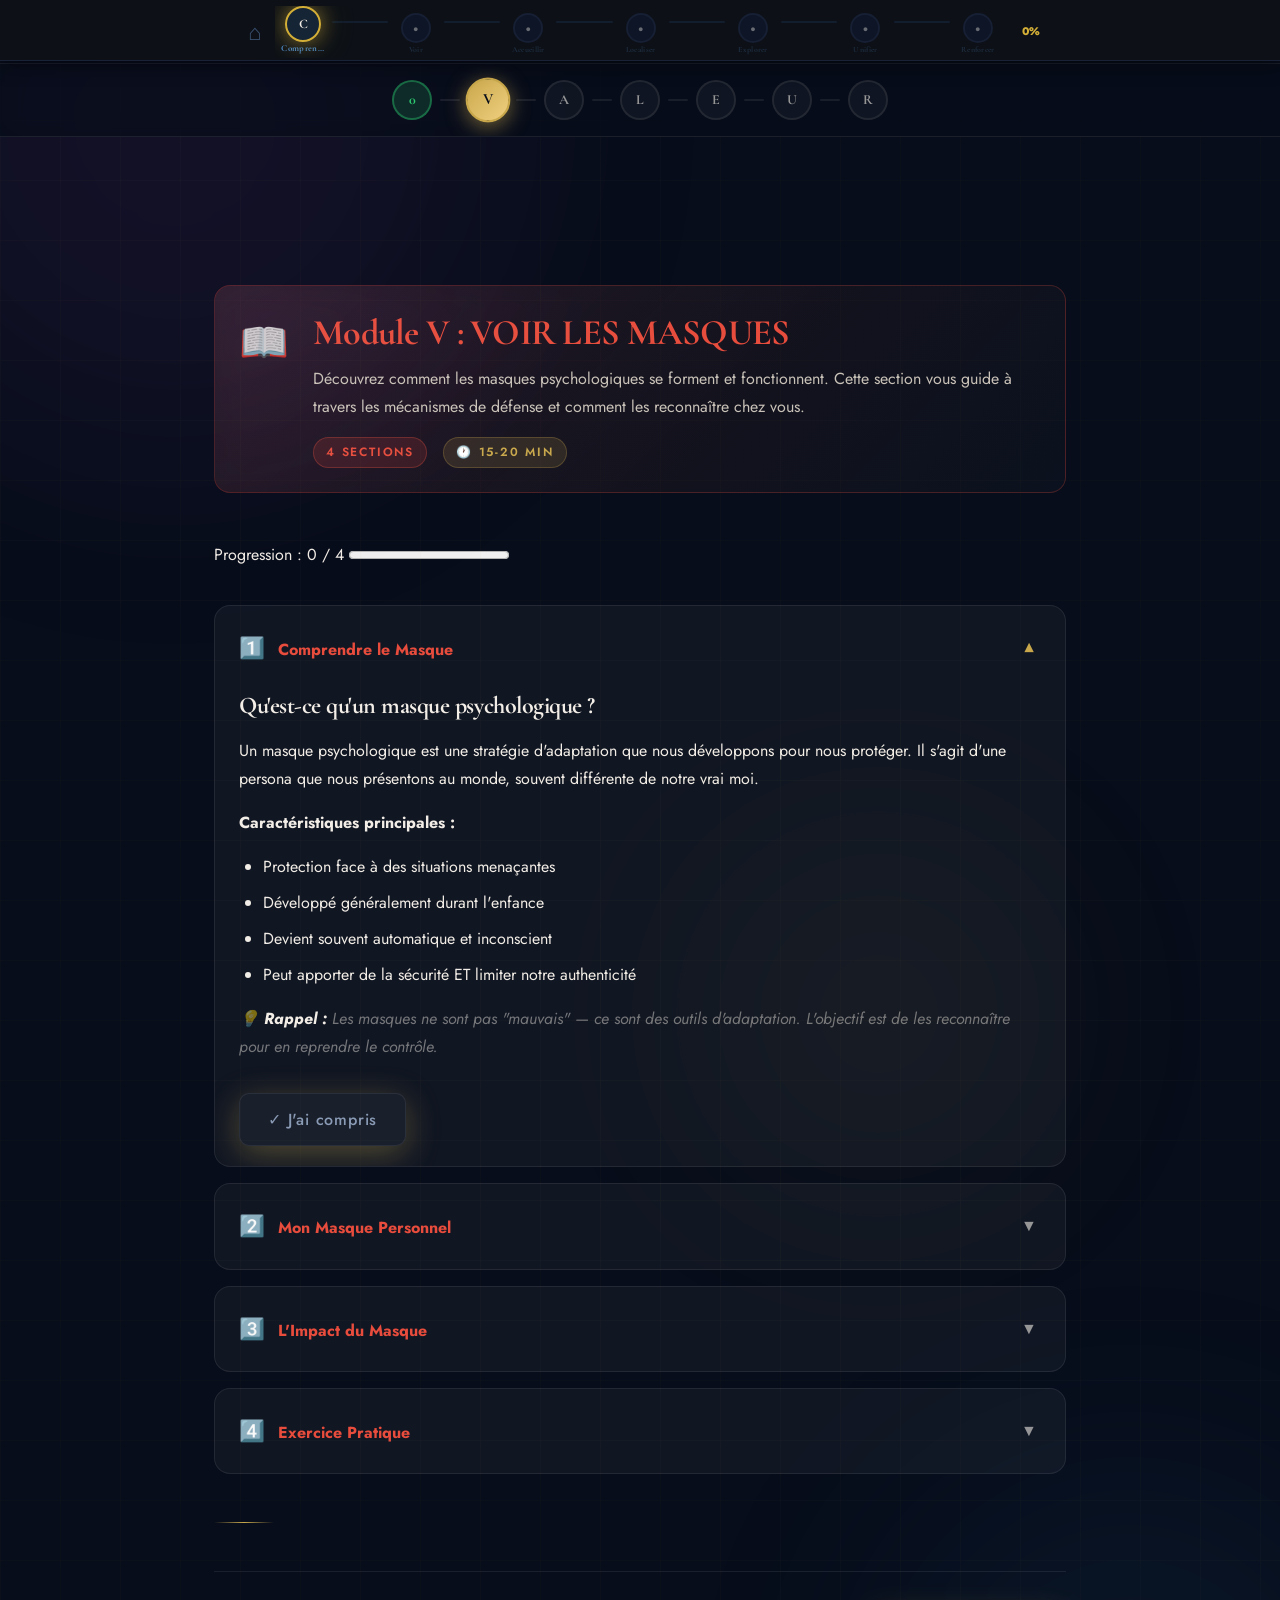
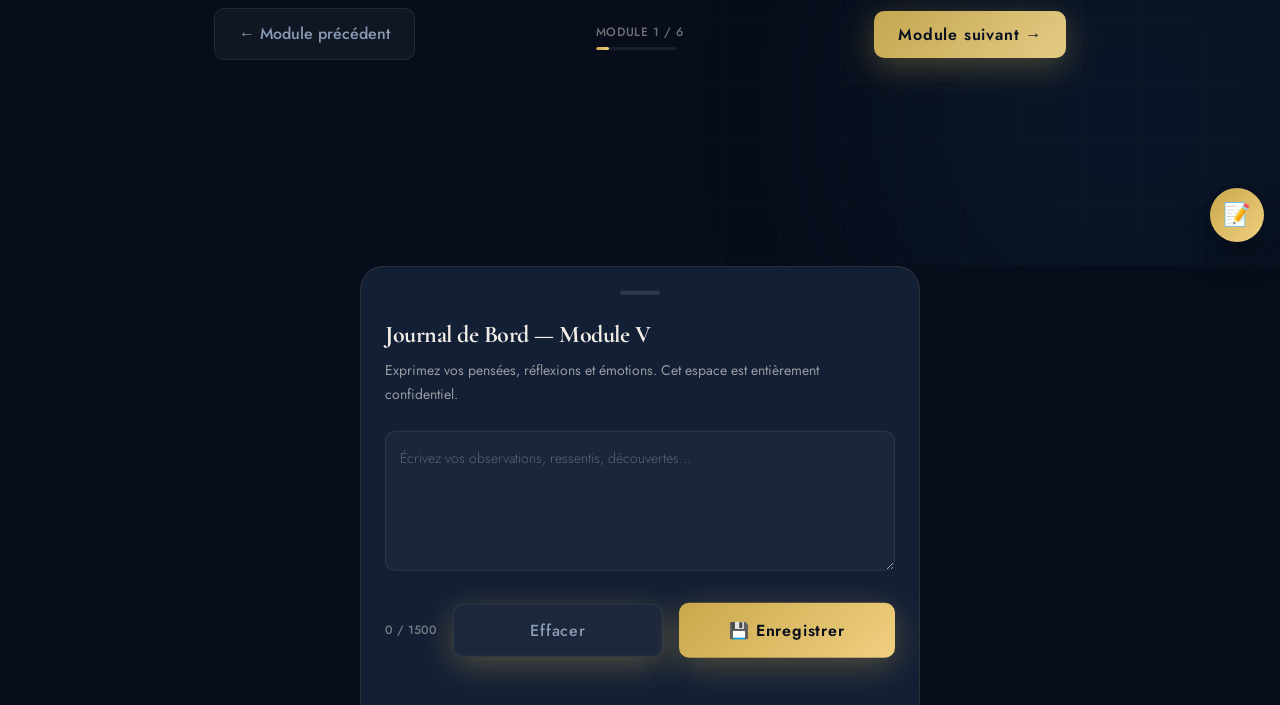
<file: MODULE_TEMPLATE_REFACTORED.html>
<!DOCTYPE html>
<html lang="fr">
<head>
  <meta charset="UTF-8">
  <meta name="viewport" content="width=device-width, initial-scale=1.0">
  <meta http-equiv="X-UA-Compatible" content="ie=edge">
  <title>V.A.L.E.U.R© | Module [X] : [Nom Module]</title>

  <!-- Fonts Google -->
  <link rel="preconnect" href="https://fonts.googleapis.com">
  <link rel="preconnect" href="https://fonts.gstatic.com" crossorigin>
  <link href="https://fonts.googleapis.com/css2?family=Cormorant+Garamond:wght@300;400;600;700&family=Jost:wght@300;400;500;600;700&display=swap" rel="stylesheet">

  <!-- Design System v2 (Premium) -->
  <link rel="stylesheet" href="valeur-design-system-v2.css">

  <!-- Module-specific CSS (optional) -->
  <style>
    /* Compensation pour la topbar et la barre de cercles en position fixed */
    .module-container {
      padding-top: calc(var(--topbar-h, 56px) + var(--progress-h, 64px) + var(--space-lg, 24px));
    }

    /* Override colors pour ce module */
    :root {
      --module-color: #E74C3C;  /* À adapter par module (--c-red, --c-orange, etc.) */
    }

    .module-intro-card {
      background: linear-gradient(135deg, rgba(231, 76, 60, 0.1) 0%, rgba(255, 255, 255, 0.02) 100%);
      border-color: rgba(231, 76, 60, 0.25);
    }

    .pb-accordion-item:hover {
      border-color: var(--module-color);
    }

    .pb-badge-module {
      background: rgba(231, 76, 60, 0.15);
      color: #E74C3C;
      border-color: rgba(231, 76, 60, 0.3);
    }
  </style>
</head>

<body data-module="module1"><!-- À adapter par module : module0, module1, module2, ... -->
  <!-- Background Aurora -->
  <div class="bg-aurora">
    <div class="orb orb1"></div>
    <div class="orb orb2"></div>
    <div class="orb orb3"></div>
  </div>
  <div class="grid-tex"></div>

  <!-- Topbar -->
  <nav class="pb-topbar">
    <a href="index.html" style="color: var(--gold); font-family: var(--ff-serif); font-size: 1.2rem; font-weight: 700; text-decoration: none; letter-spacing: 0.05em;">V.A.L.E.U.R©</a>
    <span style="color: var(--text-muted); font-size: var(--text-sm);">Module 1 : Voir</span><!-- À adapter par module -->
    <a href="index.html" class="btn-secondary" style="padding: 8px 16px; font-size: var(--text-sm);">🏠 Accueil</a>
  </nav>

  <!-- Barre de progression 7 cercles -->
  <div class="pb-progress-circles">
    <a href="module0.html" class="pb-circle-step done" title="Module 0 : Introduction">0</a>
    <div class="pb-circle-connector"></div>
    <a href="module1.html" class="pb-circle-step active" title="Module 1 : Voir">V</a><!-- À adapter : retirer 'active' des autres -->
    <div class="pb-circle-connector"></div>
    <a href="module2.html" class="pb-circle-step" title="Module 2 : Accepter">A</a>
    <div class="pb-circle-connector"></div>
    <a href="module3.html" class="pb-circle-step" title="Module 3 : Libérer">L</a>
    <div class="pb-circle-connector"></div>
    <a href="module4.html" class="pb-circle-step" title="Module 4 : Écouter">E</a>
    <div class="pb-circle-connector"></div>
    <a href="module5.html" class="pb-circle-step" title="Module 5 : Unifier">U</a>
    <div class="pb-circle-connector"></div>
    <a href="module6.html" class="pb-circle-step" title="Module 6 : Rayonner">R</a>
  </div>

  <!-- Main Container -->
  <main class="module-container">

    <!-- === INTRO CARD === -->
    <section class="module-intro-card glass glass-gold animate-fadeup" style="margin-bottom: var(--space-2xl);">
      <div style="display: flex; align-items: start; gap: var(--space-lg);">
        <div style="font-size: 2.5rem; opacity: 0.8;">📖</div>
        <div>
          <h1 style="margin-bottom: var(--space-sm); color: #E74C3C;">Module V : VOIR LES MASQUES</h1>
          <p style="color: var(--text-secondary); line-height: var(--lh-relaxed); margin-bottom: var(--space-md);">
            Découvrez comment les masques psychologiques se forment et fonctionnent. Cette section vous guide à travers les mécanismes de défense et comment les reconnaître chez vous.
          </p>
          <div style="display: flex; gap: var(--space-md); flex-wrap: wrap;">
            <span class="pb-badge pb-badge-module">4 sections</span>
            <span class="pb-badge pb-badge-active">🕐 15-20 min</span>
          </div>
        </div>
      </div>
    </section>

    <!-- === PROGRESS INTRA-MODULE === -->
    <div class="pb-module-progress animate-slidein" style="margin-bottom: var(--space-xl);">
      <span class="pb-progress-label">Progression : <span id="pb-current-section">0</span> / <span id="pb-total-sections">4</span></span>
      <progress class="pb-progress-bar" id="pb-progress" value="0" max="4"></progress>
    </div>

    <!-- === ACCORDION SECTIONS (Progressive Disclosure) === -->
    <div class="pb-accordion" id="main-accordion" data-accordion-init="#main-accordion" style="margin-bottom: var(--space-2xl);">

      <!-- ═══════════════════════════════════════════════════════════════ -->
      <!-- SECTION 1 : Comprendre le Masque -->
      <!-- ═══════════════════════════════════════════════════════════════ -->
      <div class="pb-accordion-item open" data-section="1">
        <button class="pb-accordion-btn" type="button" aria-expanded="true" aria-controls="panel1">
          <span>
            <span style="font-size: 1.3rem; margin-right: var(--space-sm);">1️⃣</span>
            <span style="color: #E74C3C; font-weight: var(--fw-bold);">Comprendre le Masque</span>
          </span>
          <span class="pb-accordion-chevron">▼</span>
        </button>
        <div class="pb-accordion-content" id="panel1">
          <div class="pb-accordion-content-inner">
            <h3 style="color: var(--text); margin-bottom: var(--space-md);">Qu'est-ce qu'un masque psychologique ?</h3>
            <p>
              Un masque psychologique est une stratégie d'adaptation que nous développons pour nous protéger. Il s'agit d'une persona que nous présentons au monde, souvent différente de notre vrai moi.
            </p>
            <p>
              <strong>Caractéristiques principales :</strong>
            </p>
            <ul style="margin: var(--space-md) 0; padding-left: var(--space-lg);">
              <li>Protection face à des situations menaçantes</li>
              <li>Développé généralement durant l'enfance</li>
              <li>Devient souvent automatique et inconscient</li>
              <li>Peut apporter de la sécurité ET limiter notre authenticité</li>
            </ul>
            <p style="color: var(--text-dim); font-style: italic; margin-top: var(--space-md);">
              💡 <strong>Rappel :</strong> Les masques ne sont pas "mauvais" — ce sont des outils d'adaptation. L'objectif est de les reconnaître pour en reprendre le contrôle.
            </p>
            <button class="btn btn-secondary" style="margin-top: var(--space-md);" onclick="PB_Components.showToast('✓ Section 1 lue', 'success');">✓ J'ai compris</button>
          </div>
        </div>
      </div>

      <!-- ═══════════════════════════════════════════════════════════════ -->
      <!-- SECTION 2 : Mon Masque Personnel -->
      <!-- ═══════════════════════════════════════════════════════════════ -->
      <div class="pb-accordion-item" data-section="2">
        <button class="pb-accordion-btn" type="button" aria-expanded="false" aria-controls="panel2">
          <span>
            <span style="font-size: 1.3rem; margin-right: var(--space-sm);">2️⃣</span>
            <span style="color: #E74C3C; font-weight: var(--fw-bold);">Mon Masque Personnel</span>
          </span>
          <span class="pb-accordion-chevron">▼</span>
        </button>
        <div class="pb-accordion-content" id="panel2">
          <div class="pb-accordion-content-inner">
            <h3 style="color: var(--text); margin-bottom: var(--space-md);">Identifier Votre Masque</h3>
            <p>
              Prenez un moment pour réfléchir. Quel "personnage" jouez-vous souvent ?
            </p>
            <div style="background: var(--glass); padding: var(--space-lg); border-radius: var(--radius-md); margin: var(--space-md) 0; border: 1px solid var(--glass-border);">
              <p style="color: var(--text-muted); font-weight: var(--fw-medium); margin-bottom: var(--space-sm);">Quelques types de masques courants :</p>
              <ul style="padding-left: var(--space-lg);">
                <li><strong>Le Parfait :</strong> Tout doit être impeccable, sans faille</li>
                <li><strong>L'Aidant :</strong> Toujours disponible pour les autres, oublie ses propres besoins</li>
                <li><strong>L'Intellectuel :</strong> Se réfugie dans la logique, évite les émotions</li>
                <li><strong>Le Rebelle :</strong> Oppose une résistance systématique à l'autorité</li>
                <li><strong>La Victime :</strong> Se voit comme impuissant face aux événements</li>
              </ul>
            </div>
            <p style="margin-top: var(--space-md);">👇 <strong>Écrivez votre réflexion ci-dessous dans le journal de bord</strong></p>
            <button class="btn btn-primary" style="margin-top: var(--space-md);" onclick="PB_Components.showToast('✓ Section 2 complétée', 'success');">✓ J'ai réfléchi</button>
          </div>
        </div>
      </div>

      <!-- ═══════════════════════════════════════════════════════════════ -->
      <!-- SECTION 3 : L'Impact du Masque -->
      <!-- ═══════════════════════════════════════════════════════════════ -->
      <div class="pb-accordion-item" data-section="3">
        <button class="pb-accordion-btn" type="button" aria-expanded="false" aria-controls="panel3">
          <span>
            <span style="font-size: 1.3rem; margin-right: var(--space-sm);">3️⃣</span>
            <span style="color: #E74C3C; font-weight: var(--fw-bold);">L'Impact du Masque</span>
          </span>
          <span class="pb-accordion-chevron">▼</span>
        </button>
        <div class="pb-accordion-content" id="panel3">
          <div class="pb-accordion-content-inner">
            <h3 style="color: var(--text); margin-bottom: var(--space-md);">Comment le Masque Affecte Votre Vie</h3>
            <p>
              Alors que le masque vous protégeait, il peut devenir une prison :
            </p>
            <div style="display: grid; grid-template-columns: 1fr 1fr; gap: var(--space-lg); margin: var(--space-lg) 0;">
              <div style="background: rgba(46, 204, 113, 0.1); padding: var(--space-lg); border-radius: var(--radius-md); border: 1px solid rgba(46, 204, 113, 0.2);">
                <p style="color: #2ECC71; font-weight: var(--fw-bold); margin-bottom: var(--space-sm);">✓ Bénéfices du Masque</p>
                <ul style="padding-left: var(--space-lg); color: var(--text-secondary);">
                  <li>Protection émotionnelle</li>
                  <li>Acceptation sociale</li>
                  <li>Contrôle perçu</li>
                  <li>Stabilité</li>
                </ul>
              </div>
              <div style="background: rgba(229, 62, 62, 0.1); padding: var(--space-lg); border-radius: var(--radius-md); border: 1px solid rgba(229, 62, 62, 0.2);">
                <p style="color: #E74C3C; font-weight: var(--fw-bold); margin-bottom: var(--space-sm);">⚠ Coûts du Masque</p>
                <ul style="padding-left: var(--space-lg); color: var(--text-secondary);">
                  <li>Anxiété d'authenticité</li>
                  <li>Fatigue émotionnelle</li>
                  <li>Relations superficielles</li>
                  <li>Déconnexion du vrai moi</li>
                </ul>
              </div>
            </div>
            <button class="btn btn-secondary" style="margin-top: var(--space-md);" onclick="PB_Components.showToast('✓ Section 3 terminée', 'success');">✓ Continuer</button>
          </div>
        </div>
      </div>

      <!-- ═══════════════════════════════════════════════════════════════ -->
      <!-- SECTION 4 : Exercice Pratique -->
      <!-- ═══════════════════════════════════════════════════════════════ -->
      <div class="pb-accordion-item" data-section="4">
        <button class="pb-accordion-btn" type="button" aria-expanded="false" aria-controls="panel4">
          <span>
            <span style="font-size: 1.3rem; margin-right: var(--space-sm);">4️⃣</span>
            <span style="color: #E74C3C; font-weight: var(--fw-bold);">Exercice Pratique</span>
          </span>
          <span class="pb-accordion-chevron">▼</span>
        </button>
        <div class="pb-accordion-content" id="panel4">
          <div class="pb-accordion-content-inner">
            <h3 style="color: var(--text); margin-bottom: var(--space-md);">Reconnaître Votre Masque en Action</h3>
            <p>
              <strong>Exercice (5-10 minutes) :</strong>
            </p>
            <ol style="padding-left: var(--space-lg); margin: var(--space-md) 0;">
              <li><strong>Situation :</strong> Pensez à une moment cette semaine où vous avez activé votre masque</li>
              <li><strong>Déclencheur :</strong> Qu'a provoqué le masque ? Stress ? Jugement ? Rejet ?</li>
              <li><strong>Réaction :</strong> Quel était votre comportement masqué ?</li>
              <li><strong>Conséquence :</strong> Comment vous sentiez-vous après ?</li>
              <li><strong>Alternatives :</strong> Comment auriez-vous pu réagir autrement ?</li>
            </ol>
            <div style="background: var(--glass); padding: var(--space-lg); border-radius: var(--radius-md); margin: var(--space-lg) 0; border: 1px solid var(--glass-border);">
              <p style="color: var(--text-muted); font-size: var(--text-sm);">✍️ <strong>Notez vos réflexions dans le journal ci-dessous</strong></p>
            </div>
            <button class="btn btn-primary btn-block" style="margin-top: var(--space-lg);" onclick="PB_Components.showToast('🎉 Exercice terminé !', 'success'); PB_Components.shootConfetti();">✓ Exercice Complété</button>
          </div>
        </div>
      </div>

    </div><!-- Fin .pb-accordion -->

    <!-- === DIVIDER === -->
    <div class="divider" style="margin: var(--space-2xl) 0;"></div>

    <!-- === NAVIGATION MODULES === -->
    <nav class="pb-module-nav">
      <div class="pb-nav-prev">
        <a href="module0.html" class="btn-secondary" style="padding: 12px 24px;">← Module précédent</a><!-- À adapter par module -->
      </div>
      <div class="pb-nav-center">
        <span class="pb-nav-progress-text">Module 1 / 6</span><!-- À adapter par module -->
        <div class="pb-nav-progress-mini">
          <div class="pb-nav-progress-mini-fill" style="width: 16.67%;"></div><!-- À adapter : (numéro / 6) * 100 % -->
        </div>
      </div>
      <div class="pb-nav-next">
        <button class="btn btn-primary" style="padding: 12px 24px;" onclick="PB_Components.showToast('✓ Module marqué comme complété', 'success'); PB_Components.shootConfetti(); setTimeout(() => window.location.href = 'module2.html', 1500);">Module suivant →</button><!-- À adapter par module -->
      </div>
    </nav>

  </main><!-- Fin .module-container -->

  <!-- === JOURNAL FAB + DRAWER === -->
  <button class="pb-journal-fab" id="journal-fab" title="Ouvrir le journal de bord">📝</button>

  <div class="pb-journal-overlay" id="journal-overlay"></div>
  <div class="pb-journal-drawer" id="pb-journal">
    <div class="pb-drawer-handle"></div>
    <div class="pb-drawer-header">
      <h3>Journal de Bord — Module V</h3>
      <p>Exprimez vos pensées, réflexions et émotions. Cet espace est entièrement confidentiel.</p>
    </div>
    <textarea 
      class="pb-journal-input" 
      id="pb-journal-input"
      placeholder="Écrivez vos observations, ressentis, découvertes..."
      maxlength="1500"
      spellcheck="true"
    ></textarea>
    <div class="pb-journal-footer">
      <span class="pb-char-count">0 / 1500</span>
      <button class="btn btn-secondary pb-btn-clear">Effacer</button>
      <button class="btn btn-primary pb-btn-save">💾 Enregistrer</button>
    </div>
  </div>

  <!-- === TOAST NOTIFICATION === -->
  <div class="pb-toast" id="pb-toast-container"></div>

  <!-- === CONFETTI CANVAS === -->
  <canvas id="confetti-canvas"></canvas>

  <!-- Scripts -->
  <script src="valeur-config.js"></script>
  <script src="valeur-components.js"></script>
  <script src="valeur-storage.js"></script>

  <!-- Module-specific initialization -->
  <script>
    document.addEventListener('DOMContentLoaded', function() {
      // valeur-components.js auto-initialise l'accordéon et le journal via DOMContentLoaded.
      // Ce script gère uniquement ce qui est spécifique au module.

      // Bouton "Module suivant" → enregistre la complétion via VALEUR_PROGRESS si disponible
      var nextBtn = document.querySelector('.pb-nav-next .btn');
      if (nextBtn) {
        nextBtn.addEventListener('click', function() {
          try {
            VALEUR_PROGRESS.complete('module1');  // À adapter par module
          } catch (e) {
            console.log('Module progress tracking not available');
          }
        });
      }

      console.log('✓ Module initialized with premium components');
    });
  </script>
</body>
</html>
</file>
<file: valeur-design-system-v2.css>
/*
 ╔══════════════════════════════════════════════════════════════╗
 ║    V.A.L.E.U.R© — DESIGN SYSTEM v2 REFONTE PREMIUM          ║
 ║    Ergonomie psychoéducative + Accessibilité WCAG AA         ║
 ║    © Céline Bourbon — Tous droits réservés                   ║
 ╚══════════════════════════════════════════════════════════════╝

 AMÉLIORATIONS CRITIQUES :
 ✓ Typographie unifiée (Cormorant + Jost), 16px minimum
 ✓ Échelle de spacing cohérente (8/16/24/36/48px)
 ✓ Responsive mobile-first (480 / 768 / 1024 / 1280)
 ✓ Accessibilité : contraste AA, line-height optimal
 ✓ Micro-interactions premium (animations fluides)
 ✓ Journal de bord unifié & réutilisable
 ✓ Accordéon intra-module (progressive disclosure)
 ✓ FAB repositionné, touch targets 48x48px min
 ✓ Topbar + Barre 7 cercles VALEUR
 ✓ Intro card module + navigation prev/next
 ✓ Indicateur progression intra-module
 ✓ Toast notifications + Confetti canvas
*/

/* ══════════════════════════════════════════════════
   1. RESET & BASE
══════════════════════════════════════════════════ */
*, *::before, *::after {
  box-sizing: border-box;
  margin: 0;
  padding: 0;
}

html {
  scroll-behavior: smooth;
  -webkit-text-size-adjust: 100%;
}

body {
  font-family: 'Jost', sans-serif;
  background: var(--navy);
  color: var(--text);
  min-height: 100vh;
  overflow-x: hidden;
  font-size: 16px;
  line-height: 1.6;
  -webkit-font-smoothing: antialiased;
  -moz-osx-font-smoothing: grayscale;
}

img { pointer-events: none; user-select: none; }

/* ══════════════════════════════════════════════════
   2. DESIGN TOKENS
══════════════════════════════════════════════════ */
:root {
  --gold:          #C9A84C;
  --gold-light:    #F0D080;
  --gold-dim:      rgba(201, 168, 76, 0.15);
  --gold-glow:     rgba(201, 168, 76, 0.22);
  --gold-border:   rgba(201, 168, 76, 0.25);

  --navy:   #070D1A;
  --navy2:  #0D1526;
  --navy3:  #131F35;
  --navy4:  #1A2845;

  --glass:        rgba(255, 255, 255, 0.04);
  --glass-border: rgba(255, 255, 255, 0.08);
  --glass-hover:  rgba(255, 255, 255, 0.07);

  --text:           #F2EDE6;
  --text-secondary: #C9C2B8;
  --text-muted:     rgba(242, 237, 230, 0.60);
  --text-dim:       rgba(242, 237, 230, 0.45);
  --text-faint:     rgba(242, 237, 230, 0.25);
  --muted:          #8A9BB5;

  --c-blue:   #3182CE;
  --c-red:    #E74C3C;
  --c-orange: #E67E22;
  --c-yellow: #F1C40F;
  --c-green:  #2ECC71;
  --c-purple: #8E44AD;
  --c-gold:   #D4AF37;

  --container-max: 900px;
  --topbar-h:      64px;
  --progress-h:    62px;
  --fab-size:      54px;
  --fab-size-mobile: 48px;

  --radius-sm:   6px;
  --radius-md:   10px;
  --radius-lg:   16px;
  --radius-xl:   24px;
  --radius-full: 9999px;

  --shadow-xs:   0 2px 4px rgba(0,0,0,.10);
  --shadow-sm:   0 4px 8px rgba(0,0,0,.15);
  --shadow-md:   0 8px 16px rgba(0,0,0,.25);
  --shadow-lg:   0 16px 32px rgba(0,0,0,.35);
  --shadow-gold: 0 8px 32px rgba(201,168,76,.35);

  --duration-fast:   150ms;
  --duration-normal: 300ms;
  --duration-slow:   500ms;
  --ease-smooth:  cubic-bezier(0.34, 1.56, 0.64, 1);
  --ease-in-out:  cubic-bezier(0.4, 0, 0.2, 1);
  --ease-out:     cubic-bezier(0.0, 0.0, 0.2, 1);

  --space-0:   0;
  --space-xs:  4px;
  --space-sm:  8px;
  --space-md:  16px;
  --space-lg:  24px;
  --space-xl:  36px;
  --space-2xl: 48px;
  --space-3xl: 64px;

  --text-h1:   2.25rem;
  --text-h2:   1.875rem;
  --text-h3:   1.5rem;
  --text-h4:   1.25rem;
  --text-body: 1rem;
  --text-sm:   0.875rem;
  --text-xs:   0.75rem;

  --lh-tight:   1.3;
  --lh-normal:  1.5;
  --lh-relaxed: 1.75;

  --fw-light:   300;
  --fw-normal:  400;
  --fw-medium:  500;
  --fw-semibold:600;
  --fw-bold:    700;

  --ff-serif: 'Cormorant Garamond', Georgia, serif;
  --ff-sans:  'Jost', -apple-system, BlinkMacSystemFont, 'Segoe UI', sans-serif;
  --ff-mono:  'Courier New', monospace;
}

@media (max-width: 1024px) {
  :root { --text-h1: 2rem; --text-h2: 1.75rem; }
}
@media (max-width: 768px) {
  :root {
    --text-h1: 1.75rem;
    --text-h2: 1.5rem;
    --text-h3: 1.25rem;
    --topbar-h: 56px;
    --progress-h: 56px;
  }
}
@media (max-width: 480px) {
  :root {
    --text-h1: 1.625rem;
    --text-h2: 1.375rem;
    --space-lg: 20px;
  }
}

/* ══════════════════════════════════════════════════
   3. BACKGROUND AURORA
══════════════════════════════════════════════════ */
.bg-aurora, .bg-layer {
  position: fixed; inset: 0; z-index: 0;
  overflow: hidden; pointer-events: none;
}
.orb {
  position: absolute; border-radius: 50%; filter: blur(130px);
  animation: vl-drift 22s ease-in-out infinite;
}
.orb1 { width:650px; height:650px; background:var(--c-purple); top:-200px; left:-150px; opacity:.09; }
.orb2 { width:500px; height:500px; background:var(--c-blue); bottom:-100px; right:-100px; opacity:.08; animation-delay:-8s; }
.orb3 { width:350px; height:350px; background:var(--gold); top:45%; left:55%; opacity:.05; animation-delay:-16s; }
@keyframes vl-drift {
  0%,100% { transform: translate(0,0); }
  33% { transform: translate(35px,-25px); }
  66% { transform: translate(-20px,35px); }
}
.grid-tex {
  position: fixed; inset: 0; pointer-events: none; z-index: 0;
  background-image:
    linear-gradient(rgba(201,168,76,.025) 1px, transparent 1px),
    linear-gradient(90deg, rgba(201,168,76,.025) 1px, transparent 1px);
  background-size: 60px 60px;
}

/* ══════════════════════════════════════════════════
   4. TYPOGRAPHIE PREMIUM
══════════════════════════════════════════════════ */
h1,h2,h3,h4,h5,h6 {
  font-family: var(--ff-serif);
  font-weight: var(--fw-bold);
  line-height: var(--lh-tight);
  color: var(--text);
  margin: 0;
  letter-spacing: -0.02em;
}
h1 { font-size: var(--text-h1); margin-bottom: var(--space-md); }
h2 { font-size: var(--text-h2); margin-bottom: var(--space-md); }
h3 { font-size: var(--text-h3); margin-bottom: var(--space-sm); }
h4 { font-size: var(--text-h4); margin-bottom: var(--space-sm); }

p, li, label, span {
  font-family: var(--ff-sans);
  font-weight: var(--fw-normal);
  font-size: var(--text-body);
  line-height: var(--lh-relaxed);
  color: var(--text);
}
small, .text-xs { font-size: var(--text-xs); color: var(--text-dim); }
strong, .text-bold { font-weight: var(--fw-bold); color: var(--text); }
a {
  color: var(--gold); text-decoration: none;
  transition: color var(--duration-fast) var(--ease-in-out);
}
a:hover { color: var(--gold-light); text-decoration: underline; }
a:focus-visible { outline: 2px solid var(--gold); outline-offset: 2px; }

/* ══════════════════════════════════════════════════
   5. CONTAINER & SPACING
══════════════════════════════════════════════════ */
.module-container, .container {
  max-width: var(--container-max);
  margin: 0 auto;
  padding: var(--space-2xl) var(--space-lg);
  width: 100%;
}
@media (max-width: 768px) {
  .module-container, .container { padding: var(--space-lg) var(--space-md); }
}
@media (max-width: 480px) {
  .module-container, .container { padding: var(--space-lg) var(--space-sm); }
}

/* ══════════════════════════════════════════════════
   6. GLASS CARDS
══════════════════════════════════════════════════ */
.glass, .card, .pb-section {
  background: var(--glass);
  backdrop-filter: blur(20px);
  -webkit-backdrop-filter: blur(20px);
  border: 1px solid var(--glass-border);
  border-radius: var(--radius-lg);
  padding: var(--space-lg);
  position: relative;
  overflow: hidden;
  transition: all var(--duration-normal) var(--ease-in-out);
}
.glass::before, .card::before, .pb-section::before {
  content: '';
  position: absolute; inset: 0;
  background: linear-gradient(135deg, rgba(255,255,255,.04) 0%, transparent 60%);
  pointer-events: none;
}
.glass:hover, .card:hover, .pb-section:hover {
  border-color: var(--gold-border);
  background: rgba(255,255,255,.05);
}
.glass-gold { border-color: rgba(201,168,76,.22); }

/* ══════════════════════════════════════════════════
   7. BOUTONS
══════════════════════════════════════════════════ */
.btn, .btn-primary, .btn-cta, .btn-complete {
  display: inline-flex;
  align-items: center; justify-content: center;
  gap: var(--space-sm);
  background: linear-gradient(135deg, var(--gold) 0%, var(--gold-light) 100%);
  border: none;
  border-radius: var(--radius-md);
  padding: 16px 32px;
  font-family: var(--ff-sans);
  font-size: var(--text-body);
  font-weight: var(--fw-semibold);
  color: var(--navy);
  cursor: pointer;
  text-decoration: none;
  transition: all var(--duration-normal) var(--ease-smooth);
  box-shadow: var(--shadow-gold);
  letter-spacing: 0.05em;
  user-select: none;
}
.btn:hover, .btn-primary:hover, .btn-cta:hover, .btn-complete:hover {
  transform: translateY(-3px);
  box-shadow: 0 12px 40px rgba(201,168,76,.55);
}
.btn:active, .btn-primary:active { transform: scale(0.97); }
.btn:focus-visible, .btn-primary:focus-visible {
  outline: 2px solid var(--gold); outline-offset: 2px;
}
.btn-secondary {
  display: inline-flex;
  align-items: center; justify-content: center;
  gap: var(--space-sm);
  background: var(--glass);
  border: 1px solid var(--glass-border);
  border-radius: var(--radius-md);
  padding: 14px 28px;
  font-family: var(--ff-sans);
  font-size: var(--text-body);
  font-weight: var(--fw-medium);
  color: var(--muted);
  cursor: pointer;
  transition: all var(--duration-normal) var(--ease-in-out);
  text-decoration: none;
  user-select: none;
}
.btn-secondary:hover {
  background: var(--glass-hover);
  color: var(--text);
  border-color: var(--gold-border);
}
.btn-secondary:focus-visible { outline: 2px solid var(--gold); outline-offset: 2px; }
.btn-block { width: 100%; }
.btn:disabled, .btn-primary:disabled, .btn-secondary:disabled {
  opacity: 0.5; cursor: not-allowed; transform: none !important;
}

/* ══════════════════════════════════════════════════
   8. TOPBAR NAVIGATION
══════════════════════════════════════════════════ */
.pb-topbar {
  position: fixed;
  top: 0; left: 0; right: 0;
  height: var(--topbar-h);
  z-index: 800;
  background: rgba(7,13,26,0.88);
  backdrop-filter: blur(20px);
  -webkit-backdrop-filter: blur(20px);
  border-bottom: 1px solid var(--glass-border);
  display: flex;
  align-items: center;
  justify-content: space-between;
  padding: 0 var(--space-lg);
  gap: var(--space-md);
}

/* ══════════════════════════════════════════════════
   9. BARRE 7 CERCLES VALEUR
══════════════════════════════════════════════════ */
.pb-progress-circles {
  position: sticky;
  top: var(--topbar-h);
  z-index: 700;
  display: flex;
  align-items: center;
  justify-content: center;
  gap: var(--space-sm);
  padding: var(--space-md) var(--space-lg);
  background: rgba(7,13,26,0.80);
  backdrop-filter: blur(12px);
  -webkit-backdrop-filter: blur(12px);
  border-bottom: 1px solid var(--glass-border);
  flex-wrap: nowrap;
  overflow-x: auto;
  -webkit-overflow-scrolling: touch;
  scrollbar-width: none;
}
.pb-progress-circles::-webkit-scrollbar { display: none; }

.pb-circle-step {
  width: 40px; height: 40px;
  border-radius: 50%;
  border: 2px solid var(--glass-border);
  background: var(--glass);
  display: flex; align-items: center; justify-content: center;
  font-size: var(--text-sm);
  font-weight: var(--fw-bold);
  font-family: var(--ff-serif);
  color: var(--text-muted);
  cursor: pointer;
  transition: all var(--duration-normal) var(--ease-smooth);
  text-decoration: none;
  flex-shrink: 0;
  line-height: 1;
}
.pb-circle-step:hover { border-color: var(--gold-border); color: var(--gold); }
.pb-circle-step.active {
  background: linear-gradient(135deg, var(--gold), var(--gold-light));
  border-color: var(--gold);
  color: var(--navy);
  box-shadow: 0 4px 18px rgba(201,168,76,.55);
  transform: scale(1.12);
}
.pb-circle-step.done {
  background: rgba(46,204,113,.15);
  border-color: rgba(46,204,113,.4);
  color: var(--c-green);
}
.pb-circle-connector {
  height: 2px; width: 20px;
  background: var(--glass-border);
  border-radius: 1px;
  flex-shrink: 0;
}
@media (max-width: 480px) {
  .pb-circle-step { width: 30px; height: 30px; font-size: 11px; }
  .pb-circle-connector { width: 8px; }
  .pb-progress-circles { gap: 4px; padding: var(--space-sm) var(--space-md); }
}

/* ══════════════════════════════════════════════════
   10. INTRO CARD MODULE
══════════════════════════════════════════════════ */
.pb-module-intro {
  background: linear-gradient(135deg, rgba(201,168,76,.08) 0%, rgba(255,255,255,.03) 100%);
  border: 1px solid rgba(201,168,76,.2);
  border-radius: var(--radius-xl);
  padding: var(--space-2xl) var(--space-lg);
  text-align: center;
  margin-bottom: var(--space-xl);
  position: relative;
  overflow: hidden;
}
.pb-module-letter {
  font-family: var(--ff-serif);
  font-size: 6rem;
  font-weight: var(--fw-bold);
  color: var(--gold);
  opacity: 0.12;
  position: absolute;
  top: -10px; right: 20px;
  line-height: 1;
  pointer-events: none;
  user-select: none;
}
.pb-module-intro h1 { font-size: var(--text-h2); color: var(--gold); margin-bottom: var(--space-sm); }
.pb-module-intro p { color: var(--text-muted); max-width: 600px; margin: 0 auto; }

/* ══════════════════════════════════════════════════
   11. INDICATEUR INTRA-MODULE
══════════════════════════════════════════════════ */
.pb-intra-progress {
  display: flex;
  align-items: center;
  gap: var(--space-md);
  padding: var(--space-md) var(--space-lg);
  background: rgba(255,255,255,.02);
  border: 1px solid var(--glass-border);
  border-radius: var(--radius-md);
  margin-bottom: var(--space-xl);
}
.pb-intra-label {
  font-size: var(--text-sm);
  color: var(--text-dim);
  font-weight: var(--fw-medium);
  white-space: nowrap;
  min-width: 90px;
}
.pb-intra-bar-wrap {
  flex: 1;
  height: 6px;
  background: rgba(255,255,255,.08);
  border-radius: 3px;
  overflow: hidden;
}
.pb-intra-bar-fill {
  height: 100%;
  background: linear-gradient(90deg, var(--gold), var(--gold-light));
  border-radius: 3px;
  transition: width 0.5s var(--ease-smooth);
  width: 0%;
}

/* ══════════════════════════════════════════════════
   12. ACCORDÉON INTRA-MODULE
══════════════════════════════════════════════════ */
.pb-accordion, .accordion {
  display: flex;
  flex-direction: column;
  gap: var(--space-md);
}
.pb-accordion-item, .accordion-item {
  background: var(--glass);
  border: 1px solid var(--glass-border);
  border-radius: var(--radius-lg);
  overflow: hidden;
  transition: all var(--duration-normal) var(--ease-in-out);
}
.pb-accordion-item:hover, .accordion-item:hover {
  border-color: var(--gold-border);
  background: rgba(255,255,255,.05);
}
.pb-accordion-btn, .accordion-btn {
  width: 100%;
  padding: var(--space-lg);
  background: transparent;
  border: none;
  color: var(--text);
  font-family: var(--ff-serif);
  font-size: var(--text-h4);
  font-weight: var(--fw-semibold);
  text-align: left;
  cursor: pointer;
  display: flex;
  align-items: center;
  justify-content: space-between;
  gap: var(--space-md);
  transition: color var(--duration-normal) var(--ease-in-out);
  user-select: none;
  line-height: var(--lh-tight);
}
.pb-accordion-btn:hover, .accordion-btn:hover { color: var(--gold); }
.pb-accordion-btn:focus-visible, .accordion-btn:focus-visible {
  outline: 2px solid var(--gold); outline-offset: -2px;
}
.pb-accordion-chevron, .accordion-chevron {
  display: flex; align-items: center; justify-content: center;
  width: 24px; height: 24px;
  font-size: 1rem;
  transition: transform var(--duration-normal) var(--ease-in-out);
  flex-shrink: 0;
  color: var(--text-muted);
}
.pb-accordion-item.open .pb-accordion-chevron,
.accordion-item.open .accordion-chevron { transform: rotate(180deg); color: var(--gold); }

.pb-accordion-content, .accordion-content {
  max-height: 0;
  overflow: hidden;
  opacity: 0;
  transition:
    max-height var(--duration-slow) var(--ease-smooth),
    opacity var(--duration-normal) var(--ease-in-out);
}
.pb-accordion-item.open .pb-accordion-content,
.accordion-item.open .accordion-content {
  max-height: 4000px;
  opacity: 1;
}
.pb-accordion-content-inner, .accordion-content-inner {
  padding: 0 var(--space-lg) var(--space-lg);
  color: var(--text-secondary);
  line-height: var(--lh-relaxed);
}
.pb-accordion-content-inner p { margin-bottom: var(--space-md); }
.pb-accordion-content-inner p:last-child { margin-bottom: 0; }
.pb-accordion-content-inner ul,
.pb-accordion-content-inner ol {
  padding-left: var(--space-lg);
  margin-bottom: var(--space-md);
}
.pb-accordion-content-inner li { margin-bottom: var(--space-sm); }

@media (max-width: 768px) {
  .pb-accordion-btn, .accordion-btn { padding: var(--space-md) var(--space-lg); }
  .pb-accordion-content-inner, .accordion-content-inner { padding: 0 var(--space-md) var(--space-md); }
}

/* ══════════════════════════════════════════════════
   13. RÉFLEXION INLINE
══════════════════════════════════════════════════ */
.pb-inline-reflection {
  background: rgba(201,168,76,.04);
  border: 1px solid rgba(201,168,76,.12);
  border-left: 3px solid var(--gold);
  border-radius: 0 var(--radius-md) var(--radius-md) 0;
  padding: var(--space-lg);
  margin-top: var(--space-lg);
}
.pb-inline-reflection label {
  font-size: var(--text-sm);
  color: var(--gold);
  font-weight: var(--fw-semibold);
  letter-spacing: 0.05em;
  text-transform: uppercase;
  display: block;
  margin-bottom: var(--space-sm);
}
.pb-inline-reflection textarea {
  width: 100%;
  min-height: 80px;
  background: rgba(255,255,255,.03);
  border: 1px solid rgba(255,255,255,.06);
  border-radius: var(--radius-sm);
  padding: var(--space-md);
  color: var(--text);
  font-family: var(--ff-sans);
  font-size: var(--text-sm);
  line-height: var(--lh-relaxed);
  resize: vertical;
  outline: none;
  transition: border-color var(--duration-normal);
}
.pb-inline-reflection textarea:focus {
  border-color: rgba(201,168,76,.3);
  box-shadow: 0 0 8px var(--gold-glow);
}
.pb-inline-reflection textarea::placeholder { color: var(--text-dim); }

/* ══════════════════════════════════════════════════
   14. JOURNAL DE BORD (FAB + DRAWER)
══════════════════════════════════════════════════ */
.pb-journal-fab, #journal-fab, .journal-fab {
  position: fixed;
  bottom: var(--space-lg);
  right: var(--space-md);
  z-index: 900;
  width: var(--fab-size);
  height: var(--fab-size);
  border-radius: 50%;
  background: linear-gradient(135deg, var(--gold), var(--gold-light));
  border: none;
  cursor: pointer;
  display: flex; align-items: center; justify-content: center;
  font-size: 1.4rem;
  box-shadow: var(--shadow-lg);
  transition: all var(--duration-normal) var(--ease-smooth);
  animation: pb-fab-breathe 3s ease-in-out infinite;
  user-select: none;
}
.pb-journal-fab:hover, #journal-fab:hover {
  transform: scale(1.1);
  box-shadow: 0 12px 40px rgba(201,168,76,.6);
}
.pb-journal-fab:focus-visible, #journal-fab:focus-visible {
  outline: 2px solid var(--gold); outline-offset: 2px;
}
@keyframes pb-fab-breathe {
  0%,100% { box-shadow: 0 8px 28px rgba(201,168,76,.45), 0 0 0 0 rgba(201,168,76,0); }
  50% { box-shadow: 0 8px 28px rgba(201,168,76,.45), 0 0 0 10px rgba(201,168,76,.05); }
}
@media (max-width: 768px) {
  .pb-journal-fab, #journal-fab { width: var(--fab-size-mobile); height: var(--fab-size-mobile); }
}

.pb-journal-overlay, .pb-drawer-overlay {
  position: fixed; inset: 0; z-index: 1100;
  background: rgba(7,13,26,.6);
  backdrop-filter: blur(6px); -webkit-backdrop-filter: blur(6px);
  opacity: 0; pointer-events: none;
  transition: opacity var(--duration-normal) var(--ease-in-out);
}
.pb-journal-overlay.open, .pb-drawer-overlay.open { opacity: 1; pointer-events: all; }

.pb-journal-drawer, .pb-drawer {
  position: fixed;
  bottom: 0; left: 0; right: 0;
  z-index: 1200;
  max-width: 560px;
  margin: 0 auto;
  background: var(--navy3);
  border: 1px solid rgba(201,168,76,.15);
  border-bottom: none;
  border-radius: var(--radius-xl) var(--radius-xl) 0 0;
  padding: var(--space-lg) var(--space-lg) var(--space-2xl);
  transform: translateY(100%);
  transition: transform var(--duration-slow) var(--ease-smooth);
  max-height: 80vh;
  overflow-y: auto;
  -webkit-overflow-scrolling: touch;
}
.pb-journal-drawer.open, .pb-drawer.open { transform: translateY(0); }

.pb-drawer-handle {
  width: 40px; height: 4px;
  border-radius: 2px;
  background: rgba(255,255,255,.12);
  margin: 0 auto var(--space-lg);
}
.pb-drawer-header { margin-bottom: var(--space-lg); }
.pb-drawer-header h3 { font-size: var(--text-h3); margin-bottom: var(--space-sm); }
.pb-drawer-header p { font-size: var(--text-sm); color: var(--text-muted); }

.pb-journal-input, .pb-textarea {
  width: 100%;
  min-height: 140px;
  max-height: 300px;
  background: rgba(255,255,255,.03);
  border: 1px solid rgba(255,255,255,.08);
  border-radius: var(--radius-md);
  padding: 14px;
  color: var(--text);
  font-family: var(--ff-sans);
  font-size: var(--text-sm);
  font-weight: var(--fw-light);
  line-height: var(--lh-relaxed);
  resize: vertical;
  outline: none;
  transition: all var(--duration-normal) var(--ease-in-out);
  -webkit-appearance: none;
}
.pb-journal-input:focus, .pb-textarea:focus {
  border-color: rgba(201,168,76,.35);
  background: rgba(255,255,255,.05);
  box-shadow: 0 0 12px var(--gold-glow);
}
.pb-journal-input::placeholder, .pb-textarea::placeholder {
  color: var(--text-dim); opacity: .7;
}

.pb-journal-footer, .pb-drawer-footer {
  margin-top: var(--space-lg);
  display: flex;
  align-items: center;
  justify-content: space-between;
  gap: var(--space-md);
  flex-wrap: wrap;
}
.pb-char-count { font-size: var(--text-xs); color: var(--text-dim); font-weight: var(--fw-medium); }
.pb-btn-clear, .pb-btn-save { flex: 1; min-width: 120px; }

@media (max-width: 480px) {
  .pb-journal-drawer, .pb-drawer { padding: var(--space-md) var(--space-md) var(--space-xl); }
  .pb-journal-footer, .pb-drawer-footer { flex-direction: column; }
  .pb-btn-clear, .pb-btn-save { width: 100%; }
}

/* ══════════════════════════════════════════════════
   15. NAVIGATION MODULES (Prev / Next)
══════════════════════════════════════════════════ */
.pb-module-nav {
  display: grid;
  grid-template-columns: 1fr auto 1fr;
  align-items: center;
  gap: var(--space-md);
  margin-top: var(--space-2xl);
  padding-top: var(--space-xl);
  border-top: 1px solid var(--glass-border);
}
.pb-nav-prev { justify-self: start; }
.pb-nav-center { justify-self: center; text-align: center; }
.pb-nav-next { justify-self: end; }
.pb-nav-progress-text {
  font-size: var(--text-xs); color: var(--text-dim);
  font-weight: var(--fw-medium); letter-spacing: .05em;
  text-transform: uppercase;
}
.pb-nav-progress-mini {
  margin-top: var(--space-xs);
  height: 3px;
  background: rgba(255,255,255,.08);
  border-radius: 2px;
  overflow: hidden;
  width: 80px;
}
.pb-nav-progress-mini-fill {
  height: 100%;
  background: linear-gradient(90deg, var(--gold), var(--gold-light));
  border-radius: 2px;
  transition: width .5s var(--ease-smooth);
}
@media (max-width: 480px) {
  .pb-module-nav {
    grid-template-columns: 1fr 1fr;
    grid-template-areas: 'prev next' 'center center';
  }
  .pb-nav-prev { grid-area: prev; }
  .pb-nav-next { grid-area: next; justify-self: end; }
  .pb-nav-center { grid-area: center; justify-self: center; margin-top: var(--space-sm); }
}

/* ══════════════════════════════════════════════════
   16. TOAST NOTIFICATIONS
══════════════════════════════════════════════════ */
.pb-toast, #pb-toast-global {
  position: fixed;
  top: calc(var(--topbar-h) + 16px);
  left: 50%;
  transform: translateX(-50%) translateY(-12px);
  z-index: 2000;
  background: rgba(7,13,26,.97);
  backdrop-filter: blur(16px);
  border: 1px solid rgba(201,168,76,.3);
  border-radius: var(--radius-md);
  padding: var(--space-md) var(--space-lg);
  font-size: var(--text-sm);
  color: var(--gold);
  letter-spacing: .05em;
  opacity: 0; pointer-events: none;
  transition: all var(--duration-normal) var(--ease-smooth);
  box-shadow: var(--shadow-lg);
  white-space: nowrap;
  max-width: 90vw;
}
.pb-toast.show, #pb-toast-global.show {
  opacity: 1;
  transform: translateX(-50%) translateY(0);
  pointer-events: auto;
}
.pb-toast.success { color: var(--c-green); border-color: rgba(46,204,113,.3); }
.pb-toast.error   { color: var(--c-red);   border-color: rgba(231,76,60,.3);  }
.pb-toast.warning { color: var(--c-orange);border-color: rgba(230,126,34,.3); }
.pb-toast.info    { color: var(--muted);   border-color: var(--glass-border); }
@media (max-width: 480px) {
  .pb-toast, #pb-toast-global { white-space: normal; max-width: calc(100vw - 32px); }
}

/* ══════════════════════════════════════════════════
   17. MODALES
══════════════════════════════════════════════════ */
.pb-modal-overlay, .vl-modal-overlay {
  position: fixed; inset: 0; z-index: 3000;
  background: rgba(7,13,26,.75);
  backdrop-filter: blur(8px); -webkit-backdrop-filter: blur(8px);
  display: flex; align-items: center; justify-content: center;
  opacity: 0; pointer-events: none;
  transition: opacity var(--duration-normal) var(--ease-in-out);
  padding: var(--space-lg);
}
.pb-modal-overlay.open, .vl-modal-overlay.open { opacity: 1; pointer-events: all; }
.pb-modal, .vl-modal {
  background: var(--navy3);
  border: 1px solid rgba(201,168,76,.25);
  border-radius: var(--radius-xl);
  padding: var(--space-2xl);
  max-width: 440px; width: 100%;
  text-align: center;
  transform: scale(.95) translateY(10px);
  transition: transform var(--duration-normal) var(--ease-smooth);
  box-shadow: var(--shadow-lg);
}
.pb-modal-overlay.open .pb-modal, .vl-modal-overlay.open .vl-modal { transform: none; }
.pb-modal h3, .vl-modal h3 { font-size: var(--text-h2); margin-bottom: var(--space-md); }
.pb-modal p, .vl-modal p { font-size: var(--text-body); color: var(--text-muted); margin-bottom: var(--space-xl); }
.pb-modal-actions, .vl-modal-actions {
  display: flex; gap: var(--space-md); justify-content: center; flex-wrap: wrap;
}
@media (max-width: 480px) {
  .pb-modal, .vl-modal { padding: var(--space-lg); }
  .pb-modal-actions, .vl-modal-actions { flex-direction: column; }
}

/* ══════════════════════════════════════════════════
   18. BADGES
══════════════════════════════════════════════════ */
.pb-badge, .badge {
  display: inline-block;
  font-size: var(--text-xs);
  font-weight: var(--fw-semibold);
  letter-spacing: .15em;
  text-transform: uppercase;
  padding: 4px 12px;
  border-radius: var(--radius-full);
  border: 1px solid;
}
.pb-badge-done, .badge-done { background: rgba(46,204,113,.15); color: var(--c-green); border-color: rgba(46,204,113,.3); }
.pb-badge-active, .badge-active { background: var(--gold-dim); color: var(--gold); border-color: var(--gold-border); }
.pb-badge-locked, .badge-locked { background: rgba(255,255,255,.04); color: var(--text-muted); border-color: var(--glass-border); }

/* ══════════════════════════════════════════════════
   19. UTILITAIRES
══════════════════════════════════════════════════ */
.text-center { text-align: center; }
.text-left   { text-align: left; }
.text-right  { text-align: right; }
.text-gold   { color: var(--gold); }
.text-muted  { color: var(--text-muted); }
.text-dim    { color: var(--text-dim); }
.text-small  { font-size: var(--text-sm); }

.mt-sm { margin-top: var(--space-sm) !important; }
.mt-md { margin-top: var(--space-md) !important; }
.mt-lg { margin-top: var(--space-lg) !important; }
.mb-sm { margin-bottom: var(--space-sm) !important; }
.mb-md { margin-bottom: var(--space-md) !important; }
.mb-lg { margin-bottom: var(--space-lg) !important; }

.d-flex { display: flex; }
.flex-col { flex-direction: column; }
.items-center { align-items: center; }
.justify-center { justify-content: center; }
.justify-between { justify-content: space-between; }

.hidden, .pb-hidden { display: none !important; }
.invisible { visibility: hidden; pointer-events: none; }

.divider, .pb-divider {
  width: 60px; height: 1px;
  background: linear-gradient(90deg, transparent, var(--gold), transparent);
  margin: var(--space-xl) auto;
}

/* ══════════════════════════════════════════════════
   20. ANIMATIONS
══════════════════════════════════════════════════ */
@keyframes pb-fadeUp {
  from { opacity: 0; transform: translateY(20px); }
  to   { opacity: 1; transform: none; }
}
@keyframes pb-fadeIn {
  from { opacity: 0; } to { opacity: 1; }
}
@keyframes pb-scaleIn {
  from { opacity: 0; transform: scale(0.96); }
  to   { opacity: 1; transform: none; }
}
.animate-fadeup  { animation: pb-fadeUp  .5s ease-out; }
.animate-fadein  { animation: pb-fadeIn  .3s ease-out; }
.animate-scalein { animation: pb-scaleIn .4s ease-out; }

/* ══════════════════════════════════════════════════
   21. ACCESSIBILITÉ
══════════════════════════════════════════════════ */
:focus-visible { outline: 2px solid var(--gold); outline-offset: 2px; }
button:focus-visible, input:focus-visible, textarea:focus-visible {
  outline: 2px solid var(--gold); outline-offset: 2px;
}
@media (prefers-reduced-motion: reduce) {
  * {
    animation-duration: .01ms !important;
    animation-iteration-count: 1 !important;
    transition-duration: .01ms !important;
  }
}

/* ══════════════════════════════════════════════════
   22. PRINT
══════════════════════════════════════════════════ */
@media print {
  .pb-journal-fab, #journal-fab, .pb-drawer, .pb-topbar, .pb-progress-circles, .pb-module-nav { display: none !important; }
  body { background: white; color: black; }
  a { color: #0000ff; text-decoration: underline; }
}
/* ═══ FIN DESIGN SYSTEM v2 PREMIUM ═══════════════ */
</file>
